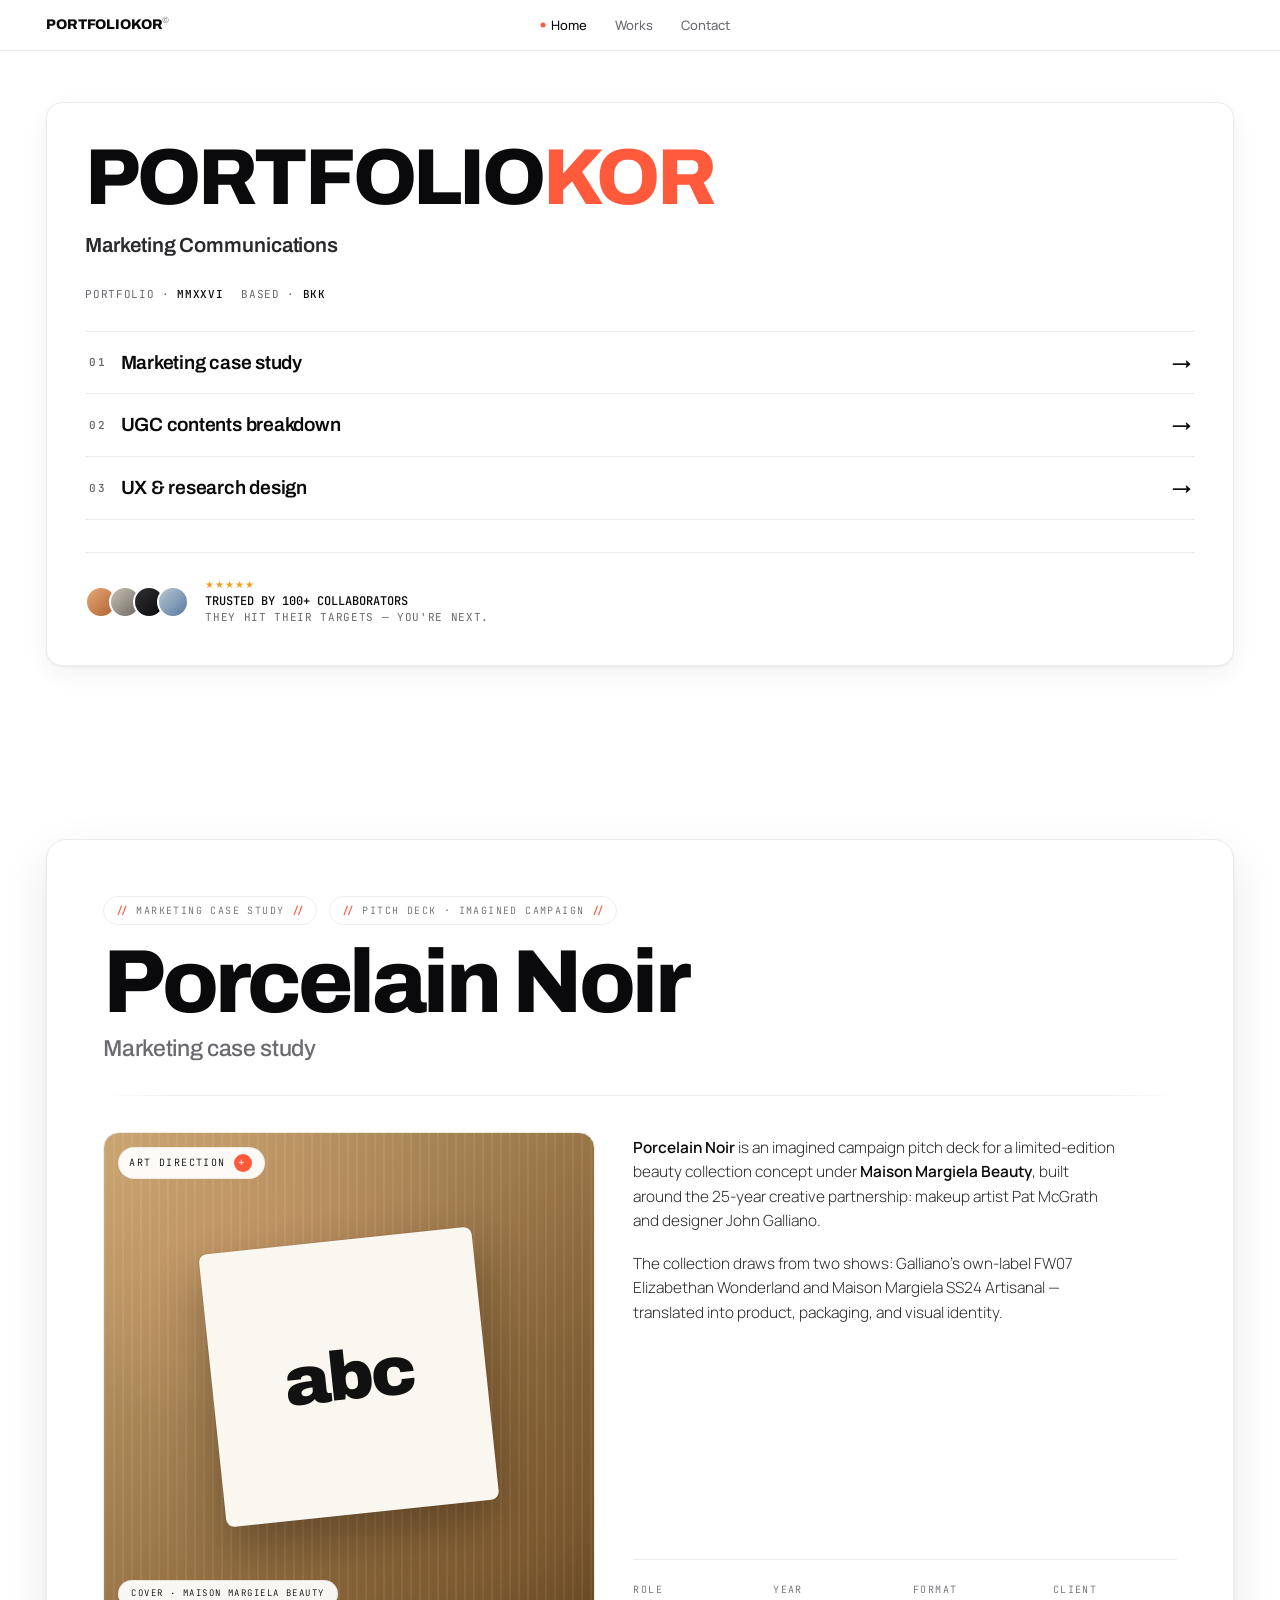
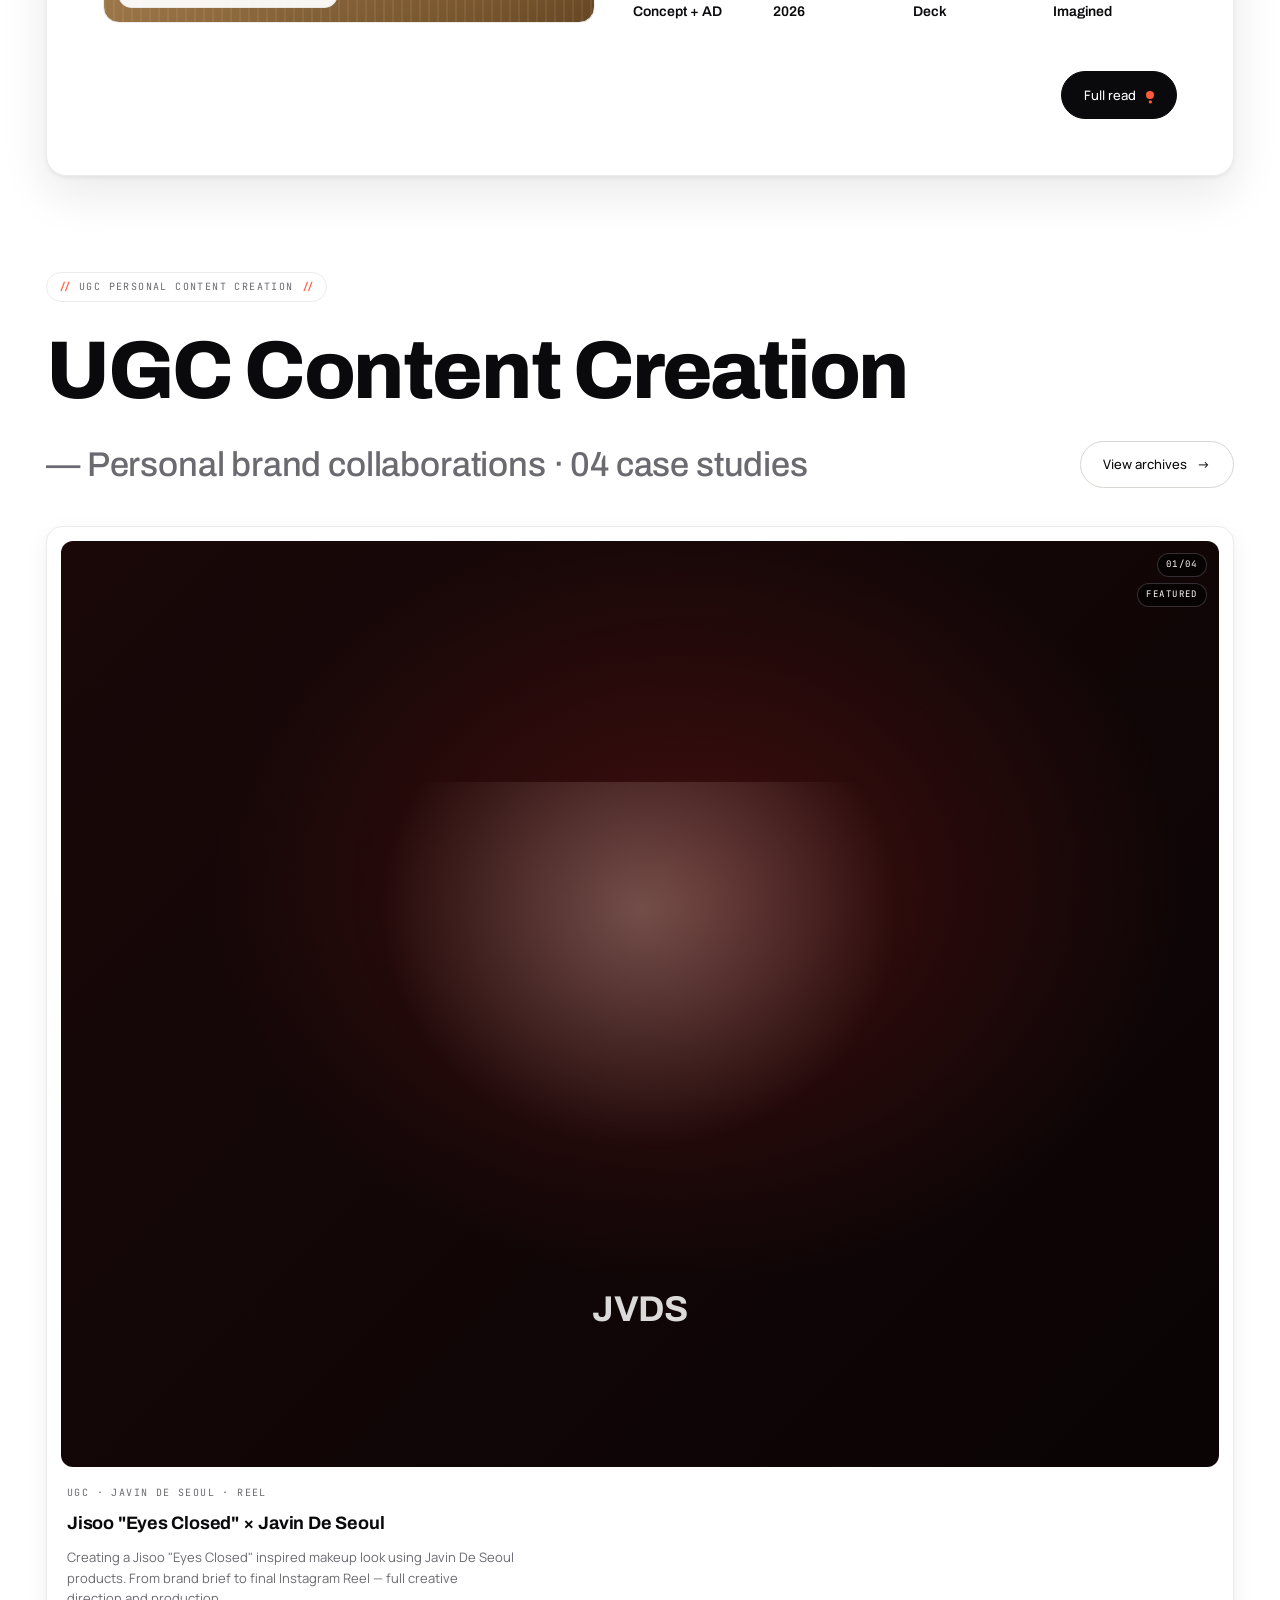
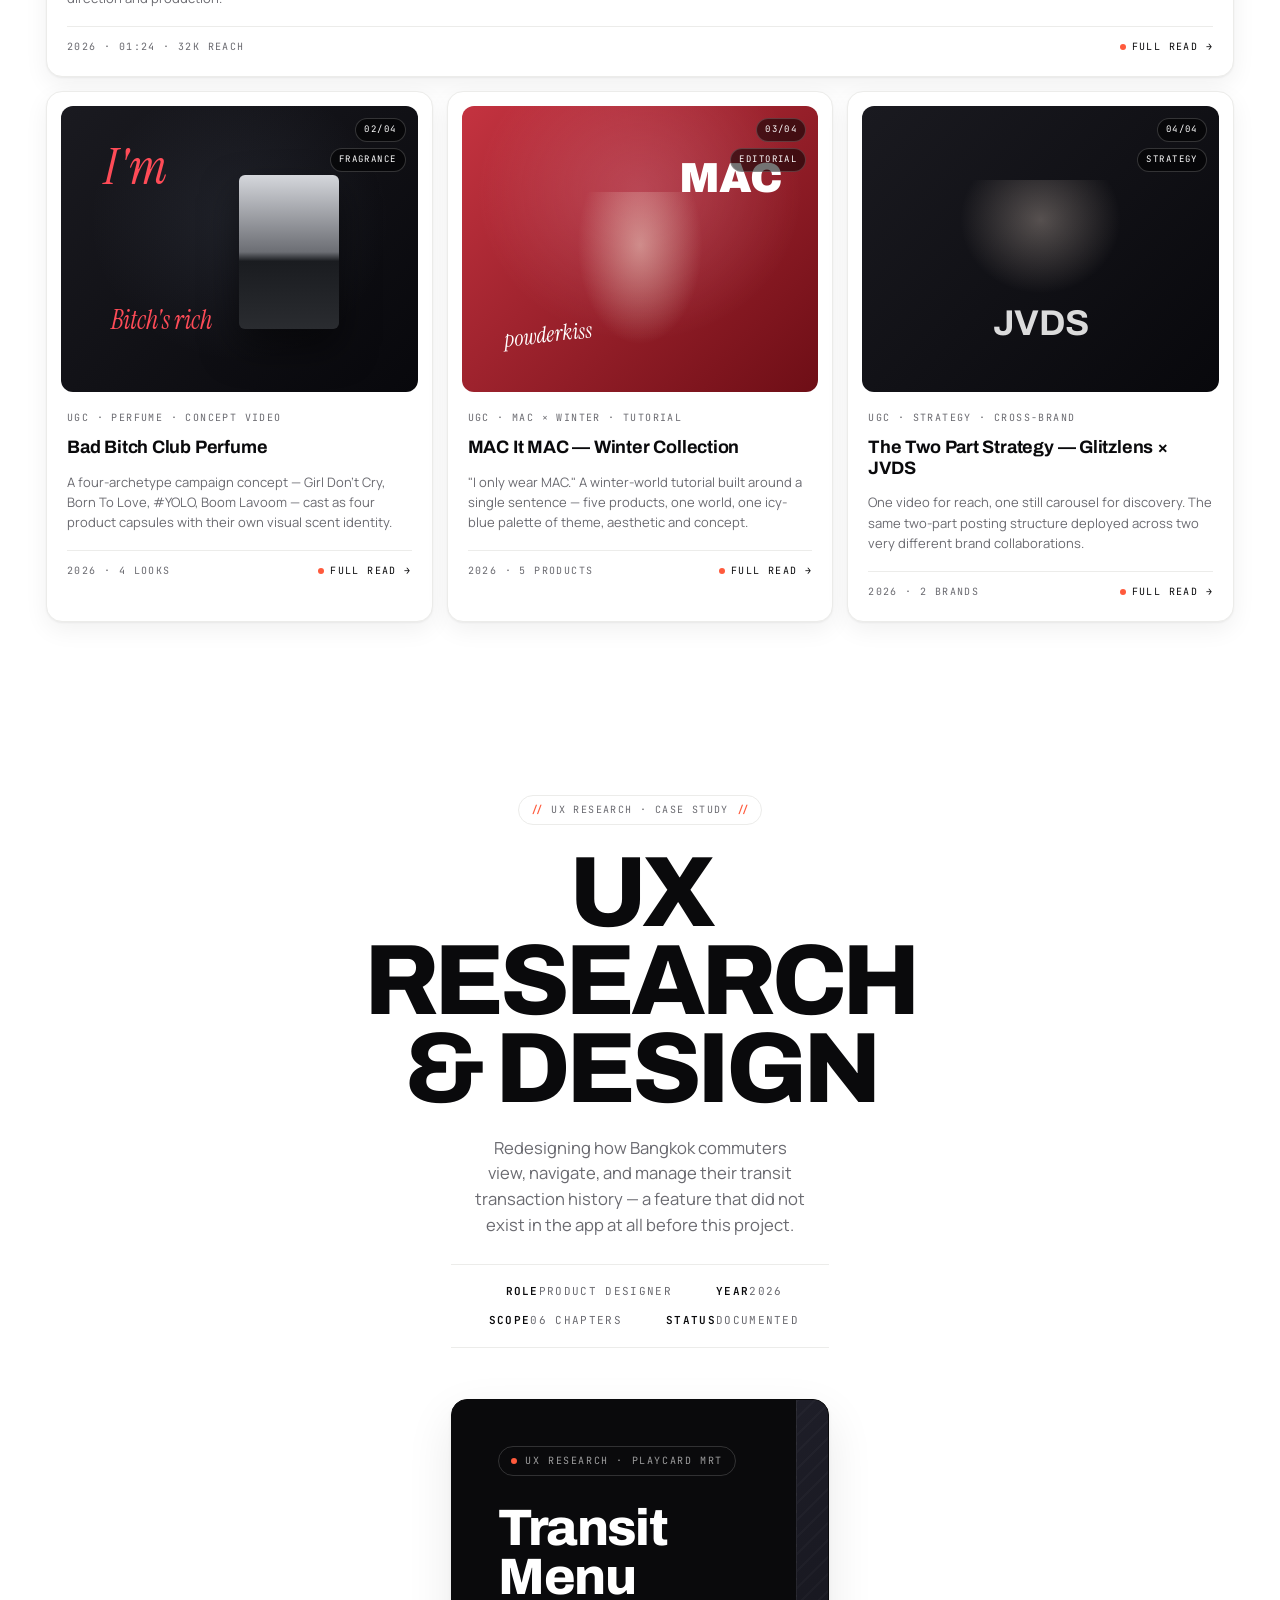
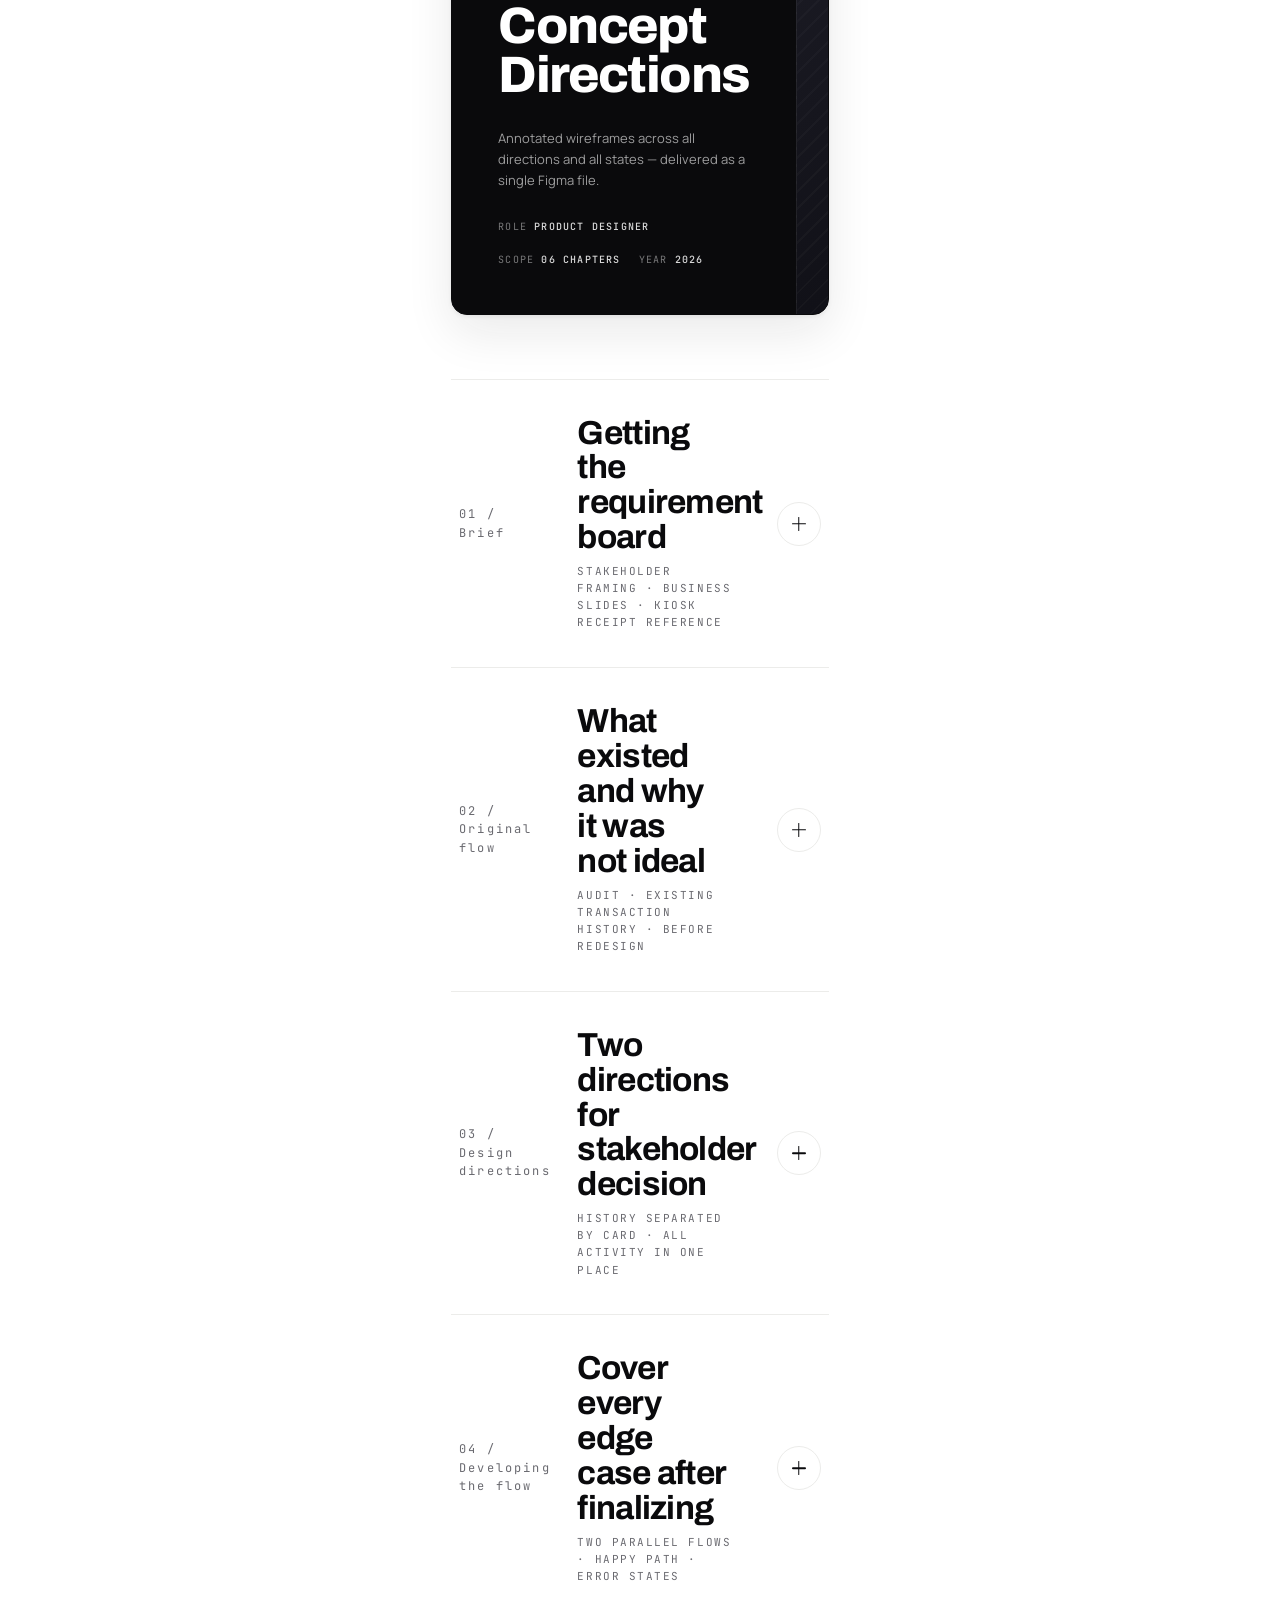
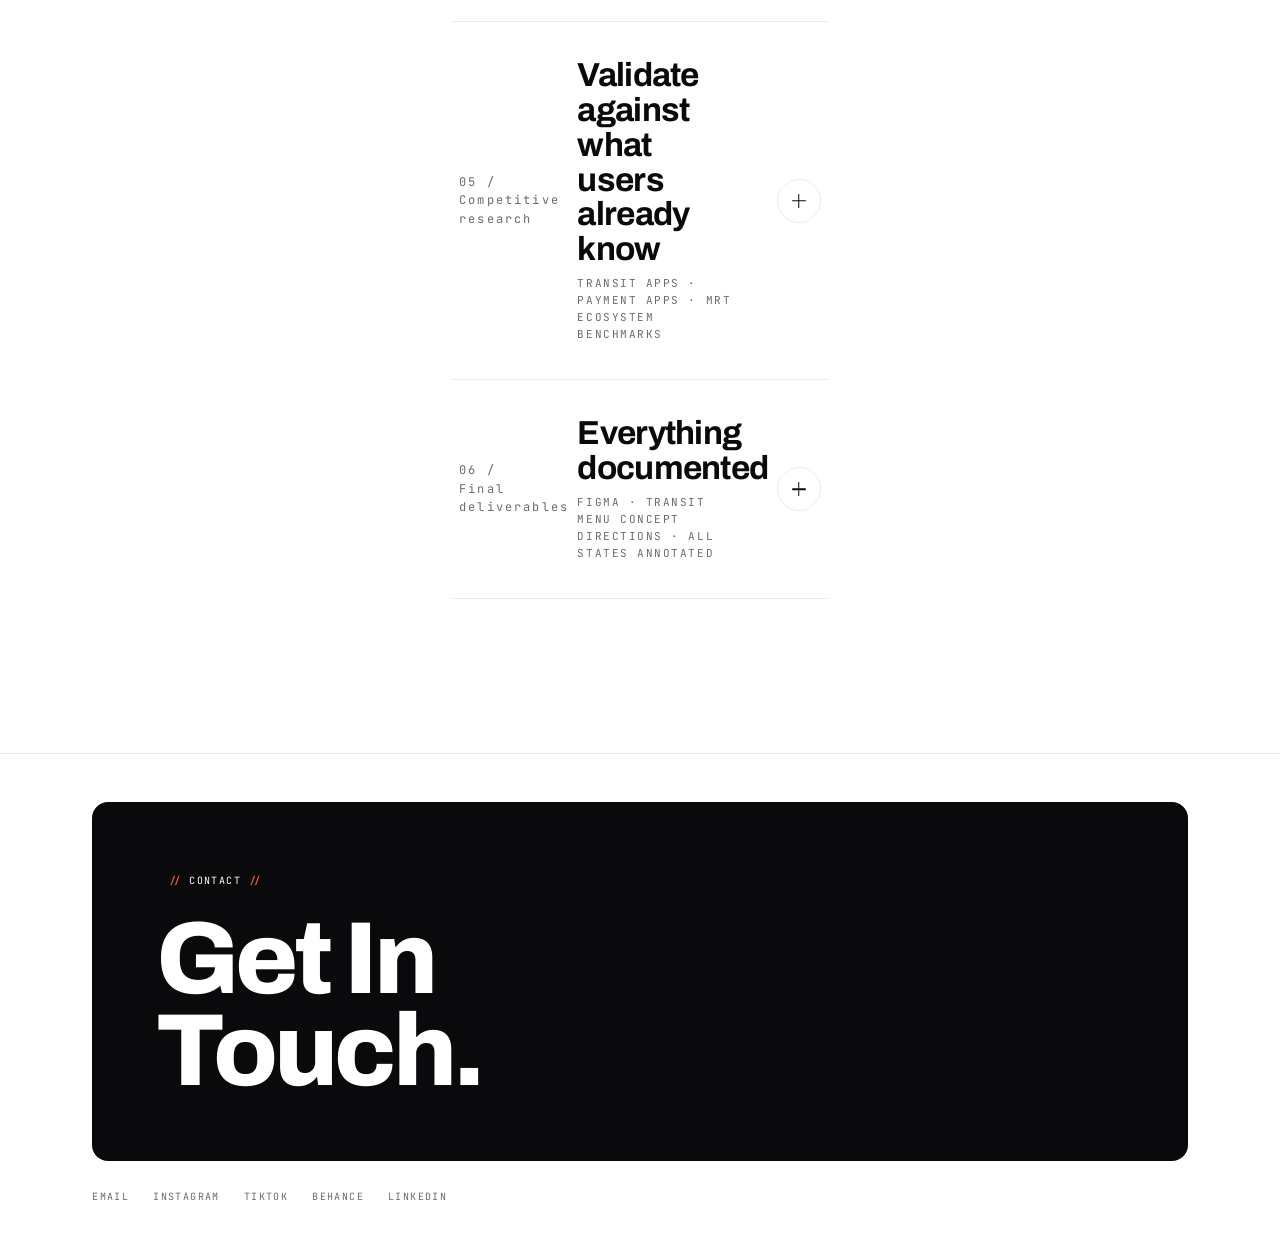
<file: index.html>
<!doctype html>
<html lang="en">
<head>
<meta charset="utf-8">
<meta name="viewport" content="width=device-width, initial-scale=1">
<title>PORTFOLIOKOR · Marketing Communications</title>
<link rel="preconnect" href="https://fonts.googleapis.com">
<link rel="preconnect" href="https://fonts.gstatic.com" crossorigin>
<link href="https://fonts.googleapis.com/css2?family=Archivo:wght@400;500;600;700;800;900&family=Manrope:wght@300;400;500;600;700&family=JetBrains+Mono:wght@400;500;600&family=Instrument+Serif:ital@0;1&display=swap" rel="stylesheet">
<link rel="stylesheet" href="site.css">
<template id="__bundler_thumbnail">
  <svg xmlns="http://www.w3.org/2000/svg" viewBox="0 0 200 200">
    <rect width="200" height="200" fill="#ffffff"/>
    <rect x="60" y="60" width="80" height="80" rx="12" fill="#0a0a0c"/>
    <text x="100" y="118" text-anchor="middle" font-family="Helvetica, Arial, sans-serif" font-weight="900" font-size="38" fill="#ffffff" letter-spacing="-2">PK</text>
    <circle cx="148" cy="68" r="6" fill="#ff5a3c"/>
  </svg>
</template>
<style>
  /* ===== HOME — page local ===== */

  /* Hero ============================================================== */
  .hero{
    padding: clamp(28px, 4vw, 56px) var(--pad-x) clamp(48px, 6vw, 80px);
    max-width: var(--max-w);
    margin: 0 auto;
  }
  .hero-grid{
    display: grid;
    grid-template-columns: 1fr;
    gap: clamp(24px, 3vw, 40px);
    align-items: stretch;
  }

  .hero-left{
    display: flex; flex-direction: column;
    gap: clamp(20px, 2.2vw, 32px);
    background: var(--card);
    border: 1px solid var(--line);
    border-radius: var(--r);
    padding: clamp(24px, 3vw, 40px);
    box-shadow: var(--shadow-1);
  }
  .hero-tags{ display: flex; flex-wrap: wrap; gap: 8px; }
  .hero-tags .tag-slash{ font-size: 10px; }

  .hero-name{
    font-family: var(--f-display);
    font-weight: 800;
    font-size: clamp(44px, 6.2vw, 88px);
    letter-spacing: -0.04em;
    line-height: 0.94;
    margin: 0;
    color: var(--ink);
    text-wrap: balance;
  }
  .hero-name .accent{ color: var(--accent); }
  .hero-role{
    margin-top: 14px;
    font-family: var(--f-display);
    font-weight: 600;
    font-size: clamp(18px, 1.6vw, 22px);
    letter-spacing: -0.005em;
    color: var(--ink-2);
  }

  .hero-meta{
    margin-top: 24px;
    display: flex; flex-wrap: wrap; gap: 18px;
    font-family: var(--f-mono);
    font-size: 11px;
    letter-spacing: 0.06em;
    text-transform: uppercase;
    color: var(--muted);
  }
  .hero-meta span b{ color: var(--ink); font-weight: 500; }

  .hero-cta-row{
    margin-top: 28px;
    display: flex; gap: 10px; flex-wrap: wrap;
    align-items: center;
  }

  /* Hero jump-links to work sections */
  .hero-jump{
    margin-top: 28px;
    display: flex; flex-direction: column;
    border-top: 1px solid var(--line);
  }
  .hero-jump a{
    display: flex; align-items: center; gap: 14px;
    padding: 16px 4px;
    border-bottom: 1px solid var(--line);
    font-family: var(--f-display);
    font-weight: 600;
    font-size: clamp(16px, 1.5vw, 20px);
    letter-spacing: -0.012em;
    color: var(--ink);
    transition: padding-left .25s ease, color .2s ease;
  }
  .hero-jump a:hover{ padding-left: 14px; color: var(--accent); }
  .hero-jump a .hj-n{
    font-family: var(--f-mono);
    font-size: 11px;
    letter-spacing: 0.14em;
    color: var(--muted);
    transition: color .2s ease;
  }
  .hero-jump a:hover .hj-n{ color: var(--accent); }
  .hero-jump a .arr{
    margin-left: auto;
    transition: transform .25s ease;
  }
  .hero-jump a:hover .arr{ transform: translateX(4px); }

  .trusted{
    margin-top: 4px;
    padding-top: 24px;
    border-top: 1px solid var(--line);
    display: flex; align-items: center; gap: 16px;
  }
  .trust-avatars{ display: flex; }
  .trust-avatars i{
    width: 32px; height: 32px;
    border-radius: 50%;
    border: 2px solid var(--card);
    margin-left: -8px;
    background: var(--canvas);
    display: block;
  }
  .trust-avatars i:nth-child(1){ background: linear-gradient(135deg, #e8a978, #b06030); margin-left: 0; }
  .trust-avatars i:nth-child(2){ background: linear-gradient(135deg, #c8c4b8, #6a6660); }
  .trust-avatars i:nth-child(3){ background: linear-gradient(135deg, #303034, #0a0a0c); }
  .trust-avatars i:nth-child(4){ background: linear-gradient(135deg, #b8c8d4, #5878a0); }

  .trust-meta{
    font-family: var(--f-mono);
    font-size: 11px;
    letter-spacing: 0.06em;
    text-transform: uppercase;
    color: var(--muted);
    line-height: 1.45;
  }
  .trust-meta b{ color: var(--ink); display: block; font-weight: 500; font-size: 12px; letter-spacing: 0; }
  .trust-meta .stars{ color: #f0a020; letter-spacing: 1px; font-size: 10px; }

  /* Right bento --- 6 cells */
  .hero-right{
    display: grid;
    grid-template-columns: 1fr 1fr;
    grid-template-rows: 1.3fr 1fr 1fr;
    gap: 14px;
    min-height: 540px;
  }
  @media (max-width: 980px){
    .hero-right{
      grid-template-columns: 1fr 1fr;
      grid-template-rows: 220px 220px 220px;
    }
  }
  .hero-right .cell{
    border-radius: var(--r);
    overflow: hidden;
    position: relative;
    border: 1px solid var(--line);
    box-shadow: var(--shadow-1);
  }
  .hero-right .cell-1{ grid-column: 1 / 3; }
  /* the rest fill the 2x2 grid below */

  /* CTA "+" round button */
  .cta-plus{
    display: inline-flex; align-items: center; gap: 0;
    background: var(--dark);
    color: #fff;
    padding: 4px 4px 4px 18px;
    border-radius: 999px;
    font-family: var(--f-body); font-weight: 500; font-size: 13px;
  }
  .cta-plus .plus{
    width: 32px; height: 32px;
    border-radius: 50%;
    background: var(--accent);
    color: #fff;
    display: grid; place-items: center;
    margin-left: 14px;
    font-size: 16px; line-height: 1;
  }

  /* ============================================================
     MARKETING CASE STUDY ("Porcelain Noir") — asymmetric
     ============================================================ */
  .pn-grid{
    display: grid;
    grid-template-columns: 0.85fr 1.15fr;
    gap: clamp(24px, 4vw, 60px);
    align-items: start;
  }
  @media (max-width: 880px){ .pn-grid{ grid-template-columns: 1fr; } }
  .pn-left{ display: flex; flex-direction: column; gap: 18px; padding-top: 8px; }
  .pn-card{
    background: var(--card);
    border: 1px solid var(--line);
    border-radius: var(--r);
    padding: 22px;
    box-shadow: var(--shadow-1);
    display: grid;
    grid-template-columns: 280px 1fr;
    gap: 26px;
    align-items: stretch;
  }
  @media (max-width: 720px){ .pn-card{ grid-template-columns: 1fr; } }
  .pn-img{
    aspect-ratio: 1/1;
    border-radius: var(--r-sm);
    overflow: hidden;
    position: relative;
    background:
      radial-gradient(80% 60% at 30% 25%, rgba(232,170,120,0.25), transparent 60%),
      radial-gradient(80% 60% at 80% 80%, rgba(190,130,70,0.18), transparent 60%),
      linear-gradient(135deg, #c9a572 0%, #8f6b3f 60%, #5e4222 100%);
  }
  .pn-img::before{
    content:"";
    position: absolute; inset: 0;
    background: repeating-linear-gradient(90deg, rgba(255,200,120,0.10) 0 2px, transparent 2px 9px);
    mix-blend-mode: screen; opacity: .8;
  }
  .pn-img .marker{
    position: absolute; top: 14px; left: 14px;
    padding: 5px 10px;
    background: rgba(255,255,255,0.92);
    border-radius: 999px;
    border: 1px solid rgba(0,0,0,0.06);
    font-family: var(--f-mono);
    font-size: 10px;
    letter-spacing: 0.14em;
    text-transform: uppercase;
    color: var(--ink);
    display: inline-flex; align-items: center; gap: 8px;
  }
  .pn-img .marker .plus{
    width: 16px; height: 16px;
    border-radius: 50%;
    background: var(--accent);
    color: #fff;
    display: grid; place-items: center;
    font-size: 10px; line-height: 1;
  }
  .pn-img .abc{
    position: absolute; top: 50%; left: 50%;
    transform: translate(-50%, -50%) rotate(-6deg);
    background: #faf7f1;
    color: #111;
    width: 60%; aspect-ratio: 1/1;
    display: grid; place-items: center;
    font-family: var(--f-display);
    font-weight: 900;
    font-size: clamp(40px, 5vw, 72px);
    letter-spacing: -0.04em;
    box-shadow: 0 24px 50px rgba(0,0,0,0.25), 0 0 0 1px rgba(0,0,0,0.04);
    border-radius: 6px;
  }
  .pn-copy{ display: flex; flex-direction: column; gap: 14px; padding: 6px 4px; }
  .pn-copy p{
    font-family: var(--f-body);
    font-size: 15px;
    line-height: 1.55;
    color: var(--ink-2);
    margin: 0;
    max-width: 52ch;
  }
  .pn-copy strong{ color: var(--ink); font-weight: 600; }
  .pn-meta-row{
    display: grid; grid-template-columns: repeat(3, 1fr) auto;
    gap: 18px;
    padding-top: 18px;
    border-top: 1px solid var(--line);
    margin-top: 6px;
    font-family: var(--f-mono); font-size: 10px;
    letter-spacing: 0.14em; text-transform: uppercase;
    color: var(--muted);
  }
  .pn-meta-row b{ color: var(--ink); font-weight: 500; display: block; margin-top: 4px; }
  .pn-meta-row .read-link{
    align-self: end;
    font-family: var(--f-body); font-size: 13px; letter-spacing: 0;
    text-transform: none; color: var(--ink);
    text-decoration: none;
    padding-bottom: 2px;
    border-bottom: 1px solid var(--ink);
  }

  /* ============================================================
     UGC SECTION — bento (feature + 3 cards)
     ============================================================ */
  .ugc-head{
    display: grid;
    grid-template-columns: 1fr auto;
    align-items: end;
    gap: 24px;
    margin-bottom: 22px;
  }
  .ugc-feat{
    position: relative;
    height: clamp(360px, 46vw, 560px);
    border-radius: var(--r);
    overflow: hidden;
    border: 1px solid var(--line);
    box-shadow: var(--shadow-1);
    background:
      radial-gradient(70% 100% at 30% 50%, rgba(220,30,30,0.45), transparent 60%),
      linear-gradient(135deg, #2a0c0c 0%, #420e0e 35%, #150505 100%);
    color: #fff;
  }
  .ugc-feat .feat-stage{
    position: absolute; left: 0; right: 0; bottom: 0; height: 38%;
    background: linear-gradient(180deg, rgba(180,0,0,0) 0%, rgba(220,30,30,0.65) 100%);
  }
  .ugc-feat .feat-figure{
    position: absolute; right: 6%; bottom: 0; width: 36%; height: 92%;
    background:
      radial-gradient(60% 90% at 50% 30%, rgba(245,230,220,0.45), transparent 70%),
      radial-gradient(50% 70% at 50% 70%, rgba(20,15,15,0.55), transparent 70%);
  }
  .ugc-feat .feat-mini{
    position: absolute; bottom: 8%; left: 8%; width: 38%; height: 18%;
    display: grid; grid-template-columns: repeat(5, 1fr); gap: 8px;
  }
  .ugc-feat .feat-mini > i{
    background: linear-gradient(180deg, #d8d3cc 0%, #6a625a 100%);
    border: 1px solid rgba(0,0,0,0.4);
    border-radius: 4px;
    display: block;
  }
  .ugc-feat .feat-mini > i:nth-child(2){ background: linear-gradient(180deg, #211814, #0a0605); }
  .ugc-feat .feat-mini > i:nth-child(3){ background: linear-gradient(180deg, #efeae3, #7c7269); }
  .ugc-feat .feat-title{
    position: absolute; left: 6%; top: 18%;
    font-family: var(--f-display);
    font-weight: 800;
    line-height: 0.9;
    letter-spacing: -0.03em;
    font-size: clamp(40px, 6.6vw, 104px);
    margin: 0;
    color: #fff;
    text-shadow: 0 4px 30px rgba(0,0,0,0.5);
  }
  .ugc-feat .feat-sub{
    position: absolute; left: 6%; top: calc(18% + 4.5em);
    font-family: var(--f-edit);
    font-style: italic;
    font-size: clamp(18px, 1.6vw, 28px);
    color: rgba(255,255,255,0.92);
  }
  .ugc-feat .feat-corner{
    position: absolute; top: 16px; right: 16px;
    display: flex; gap: 8px;
  }
  .ugc-feat .feat-corner span{
    padding: 5px 10px;
    background: rgba(255,255,255,0.16);
    backdrop-filter: blur(8px);
    border: 1px solid rgba(255,255,255,0.18);
    border-radius: 999px;
    font-family: var(--f-mono);
    font-size: 10px;
    letter-spacing: 0.14em;
    text-transform: uppercase;
    color: #fff;
  }
  .ugc-feat .feat-bottom-meta{
    position: absolute; left: 18px; bottom: 18px;
    font-family: var(--f-mono);
    font-size: 10px;
    letter-spacing: 0.16em;
    text-transform: uppercase;
    color: rgba(255,255,255,0.85);
    padding: 5px 10px;
    background: rgba(255,255,255,0.16);
    backdrop-filter: blur(8px);
    border: 1px solid rgba(255,255,255,0.18);
    border-radius: 999px;
  }

  .ugc-feat-foot{
    margin-top: 22px;
    display: grid;
    grid-template-columns: 1.4fr auto auto;
    gap: 24px;
    align-items: center;
  }
  @media (max-width: 760px){ .ugc-feat-foot{ grid-template-columns: 1fr; } }
  .ugc-feat-foot .h{
    font-family: var(--f-display); font-weight: 700;
    font-size: clamp(22px, 2.4vw, 30px); letter-spacing: -0.018em;
    line-height: 1.1; margin: 0; color: var(--ink);
  }
  .ugc-feat-foot .p{
    margin: 8px 0 0;
    font-family: var(--f-body);
    font-size: 14px;
    line-height: 1.55;
    color: var(--muted);
    max-width: 60ch;
  }

  /* 3 case study cards row */
  .ugc-grid{
    display: grid;
    grid-template-columns: repeat(3, 1fr);
    gap: var(--gap);
    margin-top: var(--gap);
  }
  .ugc-grid.four{
    grid-template-columns: repeat(4, 1fr);
  }
  @media (max-width: 1100px){
    .ugc-grid.four{ grid-template-columns: repeat(2, 1fr); }
  }
  @media (max-width: 880px){ .ugc-grid{ grid-template-columns: 1fr; } }

  /* Featured wide card on top */
  .ugc-card-wide{
    display: grid;
    grid-template-columns: 0.72fr 1fr;
    gap: 0;
    margin-top: clamp(24px, 3vw, 40px);
    overflow: hidden;
    background: var(--card);
    border: 1px solid var(--line);
    border-radius: var(--r);
    box-shadow: var(--shadow-1);
    transition: transform 160ms ease, box-shadow 160ms ease;
  }
  .ugc-card-wide:hover{ transform: translateY(-2px); box-shadow: var(--shadow-2); }
  .ugc-card-wide .ugc-cover{
    position: relative;
    aspect-ratio: auto;
    min-height: 240px;
    margin: 14px 0 14px 14px;
    border-radius: var(--r-sm);
    overflow: hidden;
  }
  .ugc-card-wide .ugc-body{
    padding: clamp(24px, 3vw, 40px) clamp(24px, 3vw, 40px) clamp(20px, 2.4vw, 32px);
    display: flex; flex-direction: column; gap: 12px;
    justify-content: center;
  }
  .ugc-card-wide .ugc-body .title{
    font-size: clamp(22px, 2.4vw, 32px);
    line-height: 1.1;
  }
  .ugc-card-wide .ugc-body .desc{
    font-size: 14px;
    max-width: 56ch;
  }
  @media (max-width: 880px){
    .ugc-card-wide{ grid-template-columns: 1fr; }
    .ugc-card-wide .ugc-cover{
      margin: 14px 14px 0;
      aspect-ratio: 5/4; min-height: 0;
    }
  }
  .ugc-card{
    display: flex; flex-direction: column;
    background: var(--card);
    border: 1px solid var(--line);
    border-radius: var(--r);
    box-shadow: var(--shadow-1);
    overflow: hidden;
    transition: transform 160ms ease, box-shadow 160ms ease;
  }
  .ugc-card:hover{ transform: translateY(-2px); box-shadow: var(--shadow-2); }
  .ugc-card .ugc-cover{
    position: relative;
    aspect-ratio: 5/4;
    overflow: hidden;
    margin: 14px 14px 0;
    border-radius: var(--r-sm);
  }
  .ugc-cover .cv-meta{
    position: absolute; top: 12px; right: 12px;
    display: flex; flex-direction: column; gap: 6px; align-items: flex-end;
    z-index: 2;
  }
  .ugc-cover .cv-meta span{
    font-family: var(--f-mono); font-size: 9px;
    letter-spacing: 0.16em; text-transform: uppercase;
    padding: 4px 8px;
    background: rgba(255,255,255,0.92);
    border: 1px solid rgba(0,0,0,0.06);
    border-radius: 999px;
    color: var(--ink);
  }
  .ugc-cover.dark .cv-meta span{
    background: rgba(0,0,0,0.55);
    color: #fff;
    border-color: rgba(255,255,255,0.18);
  }
  .ugc-card .ugc-body{
    padding: 18px 20px 22px;
    display: flex; flex-direction: column; gap: 10px;
  }
  .ugc-card .ugc-body .tag{
    font-family: var(--f-mono);
    font-size: 10px;
    letter-spacing: 0.14em;
    text-transform: uppercase;
    color: var(--muted);
  }
  .ugc-card .ugc-body .title{
    font-family: var(--f-display);
    font-weight: 700;
    font-size: 18px;
    letter-spacing: -0.012em;
    color: var(--ink);
    margin: 2px 0 4px;
    line-height: 1.15;
  }
  .ugc-card .ugc-body .desc{
    font-family: var(--f-body);
    font-size: 13px;
    line-height: 1.55;
    color: var(--muted);
    margin: 0;
  }
  .ugc-card .ugc-body .row{
    display: flex; justify-content: space-between; align-items: center;
    margin-top: 8px;
    padding-top: 12px;
    border-top: 1px solid var(--line);
    font-family: var(--f-mono);
    font-size: 10px;
    letter-spacing: 0.14em;
    text-transform: uppercase;
    color: var(--muted);
  }
  .ugc-card .ugc-body .row .read{
    color: var(--ink);
    display: inline-flex; align-items: center; gap: 6px;
  }
  .ugc-card .ugc-body .row .read .dot-r{
    width: 6px; height: 6px; border-radius: 50%;
    background: var(--accent);
    display: inline-block;
  }

  /* Cover styles */
  .cover-bbc{
    background:
      radial-gradient(60% 70% at 50% 40%, rgba(150,170,200,0.10), transparent 70%),
      linear-gradient(135deg, #1a1a20 0%, #08080c 100%);
  }
  .cover-bbc::after{
    content:"I'm";
    position: absolute; top: 12%; left: 12%;
    font-family: var(--f-edit); font-style: italic;
    font-size: clamp(36px, 4vw, 56px);
    color: oklch(0.68 0.22 22);
    z-index: 1;
    line-height: 1;
  }
  .cover-bbc .smudge2{
    position: absolute; bottom: 18%; left: 14%;
    font-family: var(--f-edit); font-style: italic;
    font-size: 26px;
    color: oklch(0.68 0.22 22);
    z-index: 1;
  }
  .cover-bbc .bottle{
    position: absolute; right: 22%; top: 24%; bottom: 22%;
    width: 28%;
    background: linear-gradient(180deg, #d5d7dc 0%, #6c6e74 50%, #1a1c20 56%, #2a2c30 100%);
    border-radius: 6px;
    box-shadow: 0 18px 36px rgba(0,0,0,0.5);
  }

  .cover-mac{
    background:
      radial-gradient(70% 80% at 50% 30%, rgba(240,150,170,0.30), transparent 65%),
      linear-gradient(135deg, #c43340, #6e0e16);
  }
  .cover-mac::after{
    content:"MAC";
    position: absolute; top: 14%; right: 10%;
    font-family: var(--f-display); font-weight: 900;
    font-size: clamp(28px, 3.4vw, 42px);
    color: #fff;
    letter-spacing: -0.02em;
    z-index: 1;
  }
  .cover-mac .smudge{
    position: absolute; bottom: 14%; left: 12%;
    font-family: var(--f-edit); font-style: italic;
    font-size: 22px;
    color: #fff;
    transform: rotate(-6deg);
    z-index: 1;
  }
  .cover-mac .face{
    position: absolute; left: 25%; right: 25%; top: 30%; bottom: 8%;
    background: radial-gradient(50% 80% at 50% 30%, rgba(245,225,210,0.5), transparent 70%);
  }

  .cover-jvds{
    background:
      radial-gradient(70% 70% at 55% 38%, rgba(200,40,40,0.25), transparent 60%),
      linear-gradient(135deg, #1a0808, #0a0405);
  }
  .cover-jvds::after{
    content:"JVDS";
    position: absolute; bottom: 14%; left: 50%;
    transform: translateX(-50%);
    font-family: var(--f-display); font-weight: 700;
    font-size: clamp(24px, 2.8vw, 36px);
    color: rgba(255,255,255,0.85);
    letter-spacing: -0.01em;
    z-index: 1;
  }
  .cover-jvds .glyph{
    position: absolute; left: 18%; right: 18%; top: 26%; bottom: 28%;
    background: radial-gradient(50% 80% at 50% 30%, rgba(245,225,210,0.30), transparent 70%);
  }

  /* ============================================================
     UX RESEARCH section
     ============================================================ */
  .ux-card{
    margin-top: 18px;
    border-radius: var(--r);
    overflow: hidden;
    border: 1px solid var(--line);
    box-shadow: var(--shadow-1);
    aspect-ratio: 16/6;
    position: relative;
    background:
      radial-gradient(70% 70% at 30% 25%, rgba(232,180,140,0.22), transparent 60%),
      radial-gradient(60% 60% at 80% 80%, rgba(160,150,130,0.15), transparent 60%),
      linear-gradient(160deg, #f1ece1 0%, #d8d0bf 100%);
  }
  .ux-card .ux-circle{
    position: absolute; left: 50%; top: 48%;
    transform: translate(-50%, -50%);
    width: 64px; height: 64px;
    border-radius: 50%;
    background:
      radial-gradient(circle at 35% 30%, #ffffff 0%, #c0c0c5 50%, #6d6f74 100%);
    box-shadow:
      inset 0 2px 4px rgba(255,255,255,0.7),
      0 8px 28px rgba(0,0,0,0.22);
  }
  .ux-card .ux-bottom{
    position: absolute; bottom: 16px; left: 0; right: 0;
    text-align: center;
    font-family: var(--f-mono);
    font-size: 10px;
    letter-spacing: 0.14em;
    text-transform: uppercase;
    color: var(--muted);
  }
  .ux-card .ux-bottom .lum{ font-size: 10px; color: rgba(0,0,0,0.5); }
  .ux-card .ux-bottom .title{
    margin-top: 4px;
    font-family: var(--f-display);
    font-size: 22px; font-weight: 600;
    color: rgba(0,0,0,0.85);
    letter-spacing: -0.01em;
    text-transform: none;
  }
  .ux-card .ux-corner{
    position: absolute; top: 14px; left: 14px;
    padding: 5px 10px;
    background: rgba(255,255,255,0.85);
    border: 1px solid rgba(0,0,0,0.06);
    border-radius: 999px;
    font-family: var(--f-mono); font-size: 10px;
    letter-spacing: 0.16em; text-transform: uppercase;
    color: var(--ink);
  }
  .ux-card .ux-corner-r{
    position: absolute; top: 14px; right: 14px;
    padding: 5px 10px;
    background: rgba(0,0,0,0.85);
    color: #fff;
    border-radius: 999px;
    font-family: var(--f-mono); font-size: 10px;
    letter-spacing: 0.16em; text-transform: uppercase;
  }

  /* checklist as bento grid */
  .ux-grid{
    margin-top: 14px;
    display: grid;
    grid-template-columns: repeat(5, 1fr);
    gap: var(--gap);
  }
  @media (max-width: 1100px){ .ux-grid{ grid-template-columns: repeat(3, 1fr); } }
  @media (max-width: 720px){ .ux-grid{ grid-template-columns: 1fr 1fr; } }

  .ux-box{
    background: var(--card);
    border: 1px solid var(--line);
    border-radius: var(--r);
    padding: 22px 20px 22px;
    box-shadow: var(--shadow-1);
    display: flex; flex-direction: column; gap: 12px;
    min-height: 220px;
  }
  .ux-box .ico{
    width: 32px; height: 32px;
    display: grid; place-items: center;
    border-radius: 8px;
    background: var(--canvas);
    border: 1px solid var(--line);
    color: var(--ink);
  }
  .ux-box .ico svg{ width: 16px; height: 16px; }
  .ux-box .h{
    font-family: var(--f-display);
    font-weight: 700;
    font-size: 15px;
    letter-spacing: -0.005em;
    color: var(--ink);
    margin: 6px 0 2px;
    line-height: 1.2;
  }
  .ux-box .p{
    font-family: var(--f-body);
    font-size: 12.5px;
    line-height: 1.55;
    color: var(--muted);
    margin: 0;
  }
  .ux-box .num{
    margin-top: auto;
    font-family: var(--f-mono);
    font-size: 9px;
    letter-spacing: 0.18em;
    text-transform: uppercase;
    color: var(--muted-2);
  }

  /* Section header with asym layout */
  .sec-asym{
    display: grid;
    grid-template-columns: 0.85fr 1.15fr;
    gap: clamp(28px, 5vw, 80px);
    align-items: start;
  }
  @media (max-width: 880px){ .sec-asym{ grid-template-columns: 1fr; } }
  .sec-asym .left{ display: flex; flex-direction: column; gap: 16px; padding-top: 8px; }
  .sec-asym .left .sub{ color: var(--muted); font-size: 14.5px; line-height: 1.55; max-width: 36ch; }
  .sec-asym .left .more{
    margin-top: 8px;
    display: inline-flex; gap: 8px; align-items: center;
    font-family: var(--f-mono);
    font-size: 11px;
    letter-spacing: 0.12em;
    text-transform: uppercase;
    color: var(--ink);
  }
  .sec-asym .left .more::after{
    content: "→";
  }

  /* ============================================================
     UX RESEARCH — Editorial accordion case study
     ============================================================ */
  .ux-section{
    padding-top: clamp(40px, 6vw, 96px);
  }

  /* Header — centered editorial intro */
  .ux-header{
    max-width: 920px;
    margin: 0 auto;
    text-align: center;
    display: flex;
    flex-direction: column;
    gap: 18px;
    align-items: center;
  }
  .ux-header .tag-slash{ align-self: center; }
  .ux-title{
    font-family: var(--f-display);
    font-weight: 800;
    font-size: clamp(56px, 9.4vw, 156px);
    letter-spacing: -0.045em;
    line-height: 0.88;
    margin: 6px 0 0;
    color: var(--ink);
    text-transform: uppercase;
  }
  .ux-deck{
    font-family: var(--f-body);
    font-size: clamp(15px, 1.3vw, 18px);
    line-height: 1.55;
    color: var(--muted);
    max-width: 64ch;
    margin: 4px auto 0;
    text-wrap: balance;
  }
  .ux-meta-row{
    margin-top: 8px;
    display: flex;
    flex-wrap: wrap;
    justify-content: center;
    column-gap: 36px; row-gap: 12px;
    padding: 18px 24px;
    border-top: 1px solid var(--line);
    border-bottom: 1px solid var(--line);
    width: 100%;
    max-width: 760px;
    font-family: var(--f-mono);
    font-size: 11px;
    letter-spacing: 0.12em;
    text-transform: uppercase;
    color: var(--muted);
  }
  .ux-meta-row b{
    color: var(--ink);
    font-weight: 600;
    margin-left: 8px;
  }

  /* Hero visual — directly below title */
  .ux-hero-visual{
    margin: clamp(32px, 4vw, 52px) auto 0;
    width: 100%;
    position: relative;
    border-radius: var(--r);
    overflow: hidden;
    background: var(--dark);
    color: #fff;
    box-shadow: var(--shadow-2);
    border: 1px solid var(--dark);
    display: grid;
    grid-template-columns: 1fr auto;
    gap: 0;
    align-items: stretch;
  }
  @media (max-width: 760px){ .ux-hero-visual{ grid-template-columns: 1fr; } }
  .ux-hero-visual .hv-body{
    padding: clamp(28px, 3.6vw, 52px);
    display: flex; flex-direction: column;
    justify-content: space-between;
    gap: 28px;
    min-height: 260px;
  }
  .ux-hero-visual .hv-tag{
    display: inline-flex; align-items: center; gap: 8px;
    font-family: var(--f-mono); font-size: 10px;
    letter-spacing: 0.16em; text-transform: uppercase;
    color: rgba(255,255,255,0.6);
    padding: 6px 12px;
    border: 1px solid rgba(255,255,255,0.16);
    border-radius: 999px;
    width: max-content;
  }
  .ux-hero-visual .hv-tag .dot{
    width: 6px; height: 6px; border-radius: 50%;
    background: var(--accent);
  }
  .ux-hero-visual .hv-title{
    font-family: var(--f-display); font-weight: 800;
    font-size: clamp(28px, 4vw, 56px);
    letter-spacing: -0.03em; line-height: 0.96;
    color: #fff; margin: 0;
    text-wrap: balance;
  }
  .ux-hero-visual .hv-desc{
    font-family: var(--f-body); font-size: clamp(13px, 1vw, 15px);
    line-height: 1.6; color: rgba(255,255,255,0.6);
    margin: 0; max-width: 52ch;
  }
  .ux-hero-visual .hv-meta{
    display: flex; flex-wrap: wrap; gap: 18px;
    font-family: var(--f-mono); font-size: 10px;
    letter-spacing: 0.12em; text-transform: uppercase;
    color: rgba(255,255,255,0.45);
  }
  .ux-hero-visual .hv-meta b{ color: rgba(255,255,255,0.85); font-weight: 500; }
  .ux-hero-visual .hv-side{
    width: clamp(200px, 26vw, 340px);
    background:
      repeating-linear-gradient(135deg,
        rgba(255,255,255,0.025) 0 2px,
        rgba(255,255,255,0) 2px 12px
      ),
      linear-gradient(160deg, #1e1e28 0%, #0e0e14 100%);
    border-left: 1px solid rgba(255,255,255,0.07);
    display: flex; flex-direction: column;
    justify-content: center; align-items: center;
    gap: 12px;
    padding: 28px;
  }
  @media (max-width: 760px){ .ux-hero-visual .hv-side{ display: none; } }
  .ux-hero-visual .hv-side .sc{
    width: 72px; aspect-ratio: 9/16;
    border-radius: 10px;
    background: var(--card);
    border: 1px solid rgba(255,255,255,0.08);
    position: relative; overflow: hidden;
    box-shadow: 0 8px 24px rgba(0,0,0,0.5);
  }
  .ux-hero-visual .hv-side .sc .row{
    position: absolute; left: 10%; right: 10%;
    height: 4px; border-radius: 2px;
    background: linear-gradient(90deg, #eae2d4, #c8baa2);
  }
  .ux-hero-visual .hv-side .sc .row.t{ top: 16%; width: 55%; background: #1a1a20; }
  .ux-hero-visual .hv-side .sc .row.h{ height: 10px; background: linear-gradient(90deg, #e8dfd0, #d0c4aa); }
  .ux-hero-visual .hv-side .sc-label{
    font-family: var(--f-mono); font-size: 9px;
    letter-spacing: 0.14em; text-transform: uppercase;
    color: rgba(255,255,255,0.4); text-align: center;
  }

  /* Accordion */
  .ux-accordion{
    margin-top: clamp(40px, 5vw, 72px);
    width: 100%;
  }
  .ux-step{
    border-top: 1px solid var(--line);
  }
  .ux-step:last-of-type{ border-bottom: 1px solid var(--line); }

  .ux-step-head{
    all: unset; box-sizing: border-box;
    display: grid;
    grid-template-columns: 80px 1fr auto;
    align-items: center;
    gap: clamp(20px, 3vw, 40px);
    width: 100%;
    padding: clamp(24px, 2.8vw, 38px) 8px;
    cursor: pointer;
    transition: padding-left .35s ease;
  }
  .ux-step-head:focus-visible{ outline: 2px solid var(--accent); outline-offset: 4px; border-radius: 6px; }
  .ux-step.is-open .ux-step-head{ padding-left: 28px; }
  .ux-step-head:hover .ux-step-title{ color: var(--accent); }
  .ux-step-num{
    font-family: var(--f-mono);
    font-size: 12px;
    letter-spacing: 0.18em;
    color: var(--muted);
    transition: color .25s ease;
  }
  .ux-step.is-open .ux-step-num{ color: var(--accent); }
  .ux-step-text{
    display: flex; flex-direction: column; gap: 8px;
    min-width: 0;
  }
  .ux-step-title{
    font-family: var(--f-display);
    font-weight: 700;
    font-size: clamp(22px, 2.6vw, 38px);
    letter-spacing: -0.022em;
    line-height: 1.05;
    color: var(--ink);
    text-wrap: balance;
    transition: color .2s ease;
  }
  .ux-step-meta{
    font-family: var(--f-mono);
    font-size: 11px;
    letter-spacing: 0.14em;
    text-transform: uppercase;
    color: var(--muted);
  }
  .ux-step-chev{
    position: relative;
    width: 44px; height: 44px;
    border: 1px solid var(--line);
    border-radius: 50%;
    background: var(--card);
    transition: background .25s ease, border-color .25s ease;
    flex-shrink: 0;
  }
  .ux-step-chev::before,
  .ux-step-chev::after{
    content:""; position: absolute;
    background: var(--ink);
    border-radius: 1px;
    transition: background .25s ease, transform .35s cubic-bezier(.2,.7,.2,1);
  }
  .ux-step-chev::before{ width: 14px; height: 1.5px; left: 50%; top: 50%; transform: translate(-50%,-50%); }
  .ux-step-chev::after{ width: 1.5px; height: 14px; left: 50%; top: 50%; transform: translate(-50%,-50%); }
  .ux-step.is-open .ux-step-chev{ background: var(--ink); border-color: var(--ink); }
  .ux-step.is-open .ux-step-chev::before{ background: #fff; }
  .ux-step.is-open .ux-step-chev::after{ background: #fff; transform: translate(-50%,-50%) scaleY(0); }

  .ux-step-pane{
    display: grid;
    grid-template-rows: 0fr;
    transition: grid-template-rows .55s cubic-bezier(.2,.7,.2,1);
  }
  .ux-step.is-open .ux-step-pane{ grid-template-rows: 1fr; }
  .ux-step-pane > .inner{
    overflow: hidden;
    min-height: 0;
  }
  .ux-step-pane-content{
    padding: clamp(12px, 1.6vw, 24px) 8px clamp(48px, 6vw, 88px);
    display: flex; flex-direction: column;
    gap: clamp(28px, 3.6vw, 56px);
  }

  /* Editorial blocks inside expanded panes */
  .ux-block{
    display: grid;
    gap: clamp(24px, 3vw, 40px);
  }
  .ux-block.two-col{ grid-template-columns: 5fr 7fr; align-items: start; }
  .ux-block.two-col-flip{ grid-template-columns: 7fr 5fr; align-items: start; }
  .ux-block.text-only{ grid-template-columns: minmax(0, 64ch); justify-content: start; }
  @media (max-width: 880px){
    .ux-block.two-col, .ux-block.two-col-flip{ grid-template-columns: 1fr; }
  }

  .ux-prose-eyebrow{
    font-family: var(--f-mono);
    font-size: 10px;
    letter-spacing: 0.18em;
    text-transform: uppercase;
    color: var(--accent);
    margin: 0 0 12px;
    display: block;
  }
  .ux-prose h4{
    font-family: var(--f-display);
    font-weight: 700;
    font-size: clamp(18px, 1.6vw, 22px);
    letter-spacing: -0.012em;
    color: var(--ink);
    margin: 0 0 12px;
  }
  .ux-prose p{
    font-family: var(--f-body);
    font-size: clamp(14.5px, 1.05vw, 16px);
    line-height: 1.7;
    color: var(--ink-2);
    margin: 0;
    max-width: 60ch;
  }
  .ux-prose p + p{ margin-top: 1em; }
  .ux-prose strong{ color: var(--ink); font-weight: 600; }

  /* Generic editorial figure */
  .ux-fig{
    position: relative;
    border-radius: var(--r);
    overflow: hidden;
    background: #f6f3ec;
    border: 1px solid var(--line);
    min-height: 280px;
  }
  .ux-fig.dark{ background: #14141a; color: #fff; border-color: rgba(255,255,255,0.08); }
  .ux-fig .fig-tag{
    position: absolute; top: 14px; left: 14px;
    font-family: var(--f-mono); font-size: 9px;
    letter-spacing: 0.16em; text-transform: uppercase;
    color: var(--ink);
    padding: 5px 10px; border-radius: 999px;
    background: rgba(255,255,255,0.85);
    border: 1px solid rgba(0,0,0,0.06);
    z-index: 3;
  }
  .ux-fig.dark .fig-tag{
    background: rgba(255,255,255,0.10); color: #fff;
    border-color: rgba(255,255,255,0.18);
  }
  .ux-fig .fig-cap{
    position: absolute; bottom: 14px; left: 14px;
    font-family: var(--f-mono); font-size: 9px;
    letter-spacing: 0.14em; text-transform: uppercase;
    color: var(--muted);
    z-index: 3;
  }

  /* Requirement board mockup (step 01) */
  .fig-reqboard{
    padding: 50px 22px 22px;
    display: grid;
    gap: 14px;
    min-height: 360px;
  }
  .fig-reqboard .rb-pill{
    display: inline-flex; align-items: center; gap: 8px;
    padding: 7px 14px;
    background: var(--ink);
    color: #fff;
    border-radius: 999px;
    font-family: var(--f-mono); font-size: 10px;
    letter-spacing: 0.14em; text-transform: uppercase;
    align-self: flex-start;
    width: max-content;
  }
  .fig-reqboard .rb-pill .pill-r{
    color: rgba(255,255,255,0.4);
    border-left: 1px solid rgba(255,255,255,0.2);
    padding-left: 8px;
    margin-left: 4px;
  }
  .fig-reqboard .rb-grid{
    display: grid; grid-template-columns: 1fr 1fr 1.2fr; gap: 10px;
    margin-top: 6px;
  }
  @media (max-width: 600px){ .fig-reqboard .rb-grid{ grid-template-columns: 1fr; } }
  .fig-reqboard .rb-col{
    background: #fff;
    border: 1px solid var(--line);
    border-radius: 10px;
    padding: 14px;
  }
  .fig-reqboard .rb-col h6{
    margin: 0 0 10px;
    font-family: var(--f-mono); font-size: 9px;
    letter-spacing: 0.16em; text-transform: uppercase;
    color: var(--muted);
  }
  .fig-reqboard .rb-col .stack i{
    display: block; height: 6px; border-radius: 3px;
    background: linear-gradient(90deg, #ebe4d4, #d6caa8);
    margin-bottom: 5px;
  }
  .fig-reqboard .rb-col .stack i:last-child{ margin-bottom: 0; width: 60%; }
  .fig-reqboard .rb-col ul{
    list-style: none; padding: 0; margin: 0;
    display: flex; flex-direction: column; gap: 7px;
  }
  .fig-reqboard .rb-col li{
    font-family: var(--f-body); font-size: 11.5px;
    line-height: 1.4; color: var(--ink-2);
    padding-left: 14px; position: relative;
  }
  .fig-reqboard .rb-col li::before{
    content:""; position: absolute; left: 0; top: 6px;
    width: 6px; height: 6px; border-radius: 50%;
    background: var(--accent);
  }
  .fig-reqboard .rb-col li.muted::before{ background: var(--muted-3); }

  /* "Need" cards row (step 01 supporting) */
  .ux-needs{
    display: grid; grid-template-columns: repeat(3, 1fr); gap: 12px;
  }
  @media (max-width: 720px){ .ux-needs{ grid-template-columns: 1fr; } }
  .ux-need{
    background: var(--card);
    border: 1px solid var(--line);
    border-radius: 12px;
    padding: 22px 20px 24px;
    display: flex; flex-direction: column; gap: 8px;
  }
  .ux-need .n-n{
    font-family: var(--f-mono); font-size: 10px;
    letter-spacing: 0.14em; text-transform: uppercase;
    color: var(--accent);
  }
  .ux-need .n-h{
    font-family: var(--f-display); font-weight: 700;
    font-size: 15px; letter-spacing: -0.005em;
    color: var(--ink); margin: 2px 0;
    line-height: 1.2;
  }
  .ux-need .n-p{
    font-family: var(--f-body); font-size: 12.5px;
    line-height: 1.5; color: var(--muted); margin: 0;
  }

  /* Flow diagram (step 02) */
  .ux-flow{
    background: var(--card-2);
    border: 1px solid var(--line);
    border-radius: var(--r);
    padding: 28px;
  }
  .ux-flow .flow-h{
    font-family: var(--f-mono); font-size: 10px;
    letter-spacing: 0.16em; text-transform: uppercase;
    color: var(--muted);
    margin-bottom: 18px;
  }
  .ux-flow .flow-row{
    display: grid; grid-template-columns: repeat(5, 1fr);
    gap: 10px; align-items: stretch;
  }
  @media (max-width: 880px){ .ux-flow .flow-row{ grid-template-columns: 1fr 1fr; } }
  .flow-node{
    background: var(--card);
    border: 1px solid var(--line);
    border-radius: 10px;
    padding: 14px 12px;
    display: flex; flex-direction: column; gap: 6px;
    position: relative;
    min-height: 86px;
  }
  .flow-node .step{
    font-family: var(--f-mono); font-size: 9px;
    letter-spacing: 0.16em; text-transform: uppercase;
    color: var(--muted);
  }
  .flow-node .name{
    font-family: var(--f-display); font-weight: 600;
    font-size: 13px; letter-spacing: -0.005em;
    color: var(--ink);
    line-height: 1.2;
  }
  .flow-node.unhealthy{
    background: #fff4ed;
    border-color: #f3c8b5;
  }
  .flow-node.unhealthy::after{
    content: "Unhealthy";
    position: absolute; top: -8px; right: 8px;
    font-family: var(--f-mono); font-size: 8px;
    letter-spacing: 0.16em; text-transform: uppercase;
    color: #fff; background: var(--accent);
    padding: 3px 7px; border-radius: 999px;
  }
  .flow-node.loops::after{
    content: "Loops back";
    position: absolute; top: -8px; right: 8px;
    font-family: var(--f-mono); font-size: 8px;
    letter-spacing: 0.16em; text-transform: uppercase;
    color: #fff; background: var(--ink);
    padding: 3px 7px; border-radius: 999px;
  }
  .ux-issues{
    margin-top: 22px;
    display: grid; grid-template-columns: 1fr 1fr; gap: 12px;
  }
  @media (max-width: 720px){ .ux-issues{ grid-template-columns: 1fr; } }
  .ux-issue{
    padding: 18px 20px;
    background: var(--card);
    border: 1px solid var(--line);
    border-radius: 12px;
    display: flex; flex-direction: column; gap: 6px;
  }
  .ux-issue .lbl{
    font-family: var(--f-mono); font-size: 10px;
    letter-spacing: 0.14em; text-transform: uppercase;
    color: var(--accent);
  }
  .ux-issue .h{
    font-family: var(--f-display); font-weight: 600;
    font-size: 14px; letter-spacing: -0.005em;
    color: var(--ink);
  }
  .ux-issue .p{
    font-family: var(--f-body); font-size: 12.5px;
    line-height: 1.5; color: var(--muted);
  }

  /* Two directions side-by-side (step 03) */
  .ux-dirs{
    display: grid; grid-template-columns: 1fr 1fr; gap: 14px;
  }
  @media (max-width: 760px){ .ux-dirs{ grid-template-columns: 1fr; } }
  .ux-dir{
    background: var(--card);
    border: 1px solid var(--line);
    border-radius: 14px;
    padding: 22px;
    position: relative;
    display: flex; flex-direction: column; gap: 14px;
  }
  .ux-dir.chosen{ border-color: var(--ink); border-width: 1.5px; }
  .ux-dir .badge{
    position: absolute; top: 16px; right: 16px;
    padding: 4px 10px;
    background: var(--ink); color: #fff;
    font-family: var(--f-mono); font-size: 9px;
    letter-spacing: 0.16em; text-transform: uppercase;
    border-radius: 999px;
  }
  .ux-dir .d-meta{
    font-family: var(--f-mono); font-size: 10px;
    letter-spacing: 0.14em; text-transform: uppercase;
    color: var(--muted);
  }
  .ux-dir .d-title{
    font-family: var(--f-display); font-weight: 700;
    font-size: 18px; letter-spacing: -0.012em;
    color: var(--ink);
    margin: 0;
  }
  .ux-dir .d-p{
    font-family: var(--f-body); font-size: 13px;
    line-height: 1.55; color: var(--muted); margin: 0;
  }
  .ux-dir .d-mocks{
    display: flex; gap: 12px;
    background: #efeae0;
    padding: 22px;
    border-radius: 10px;
    justify-content: center;
    margin-top: 4px;
  }
  .dir-phone{
    width: 96px; aspect-ratio: 9/19;
    background: #fff;
    border: 1px solid rgba(0,0,0,0.10);
    border-radius: 14px;
    position: relative; overflow: hidden;
    box-shadow: 0 6px 14px rgba(0,0,0,0.06);
  }
  .dir-phone::before{
    content:""; position: absolute; top: 6px; left: 50%; transform: translateX(-50%);
    width: 30%; height: 3px; border-radius: 999px;
    background: rgba(0,0,0,0.20);
  }
  .dir-phone .body{
    position: absolute; left: 10%; right: 10%; top: 14%; bottom: 14%;
    display: flex; flex-direction: column; gap: 4px;
  }
  .dir-phone .body i{
    display: block; height: 7px; border-radius: 3px;
    background: linear-gradient(90deg, #f1ede3, #d3cab8);
  }
  .dir-phone .body i.t{ height: 10px; width: 60%; background: var(--ink); }
  .dir-phone .body i.h{ height: 22px; background: linear-gradient(90deg, #f6e6d8, #c89d72); margin: 4px 0; }
  .dir-phone .body i.r{ height: 14px; background: linear-gradient(90deg, #ece2c8, #c4b58f); }

  /* Step 04 edge cases — two parallel flows */
  .ux-flows{
    display: grid; grid-template-columns: 1fr 1fr; gap: 14px;
  }
  @media (max-width: 760px){ .ux-flows{ grid-template-columns: 1fr; } }
  .ux-flow-block{
    background: var(--card);
    border: 1px solid var(--line);
    border-radius: 14px;
    padding: 24px;
  }
  .ux-flow-block.dark{ background: var(--dark); color: #fff; border-color: var(--dark); }
  .ux-flow-block .fb-tag{
    font-family: var(--f-mono); font-size: 10px;
    letter-spacing: 0.16em; text-transform: uppercase;
    color: var(--muted); margin-bottom: 6px;
  }
  .ux-flow-block.dark .fb-tag{ color: rgba(255,255,255,0.55); }
  .ux-flow-block .fb-h{
    font-family: var(--f-display); font-weight: 700;
    font-size: 17px; letter-spacing: -0.012em;
    margin: 0 0 16px;
  }
  .ux-flow-block ol{
    list-style: none; padding: 0; margin: 0;
    display: flex; flex-direction: column; gap: 8px;
    counter-reset: stp;
  }
  .ux-flow-block li{
    counter-increment: stp;
    padding: 10px 14px;
    background: #fff;
    border: 1px solid var(--line);
    border-radius: 8px;
    font-family: var(--f-body); font-size: 13px;
    color: var(--ink);
    display: grid; grid-template-columns: 24px 1fr; gap: 10px;
    align-items: center;
  }
  .ux-flow-block li::before{
    content: counter(stp, decimal-leading-zero);
    font-family: var(--f-mono); font-size: 10px;
    letter-spacing: 0.12em; color: var(--muted);
  }
  .ux-flow-block.dark li{
    background: rgba(255,255,255,0.05);
    border-color: rgba(255,255,255,0.10);
    color: #fff;
  }
  .ux-flow-block.dark li::before{ color: rgba(255,255,255,0.55); }
  .ux-flow-block li.highlight{
    background: var(--accent); color: #fff; border-color: var(--accent);
  }
  .ux-flow-block.dark li.highlight{ background: var(--accent); color: #fff; border-color: var(--accent); }
  .ux-flow-block li.highlight::before{ color: rgba(255,255,255,0.85); }

  /* Step 05 competitive */
  .ux-comps{
    display: grid; grid-template-columns: repeat(3, 1fr); gap: 12px;
  }
  @media (max-width: 760px){ .ux-comps{ grid-template-columns: 1fr; } }
  .ux-comp{
    background: var(--card);
    border: 1px solid var(--line);
    border-radius: 12px;
    padding: 20px;
    display: flex; flex-direction: column; gap: 10px;
  }
  .ux-comp .c-tag{
    font-family: var(--f-mono); font-size: 10px;
    letter-spacing: 0.14em; text-transform: uppercase;
    color: var(--muted);
  }
  .ux-comp .c-h{
    font-family: var(--f-display); font-weight: 700;
    font-size: 16px; letter-spacing: -0.012em;
    color: var(--ink);
    margin: 0;
  }
  .ux-comp .c-p{
    font-family: var(--f-body); font-size: 12.5px;
    line-height: 1.5; color: var(--muted); margin: 0;
  }
  .ux-comp .c-strip{
    display: flex; gap: 4px;
    margin-top: 4px;
  }
  .ux-comp .c-strip i{
    flex: 1; height: 5px; border-radius: 3px;
    background: var(--canvas);
    border: 1px solid var(--line);
  }
  .ux-comp .c-strip i.f{ background: var(--ink); border-color: var(--ink); }

  .ux-findings{
    margin-top: 22px;
    padding: 24px 28px;
    background: var(--card-2);
    border: 1px solid var(--line);
    border-radius: 12px;
  }
  .ux-findings .f-h{
    font-family: var(--f-mono); font-size: 10px;
    letter-spacing: 0.16em; text-transform: uppercase;
    color: var(--accent); margin-bottom: 14px;
  }
  .ux-findings ul{
    list-style: none; padding: 0; margin: 0;
    display: flex; flex-direction: column; gap: 10px;
  }
  .ux-findings li{
    font-family: var(--f-body); font-size: 13.5px;
    line-height: 1.55; color: var(--ink);
    padding-left: 28px; position: relative;
  }
  .ux-findings li::before{
    content: "→"; position: absolute; left: 0; top: 0;
    color: var(--accent); font-family: var(--f-mono);
    font-size: 14px;
  }

  /* Step 06 deliverable strip */
  .ux-deliv{
    display: grid; grid-template-columns: repeat(5, 1fr); gap: 12px;
    padding: 24px;
    background: var(--card-2);
    border: 1px solid var(--line);
    border-radius: var(--r);
  }
  @media (max-width: 880px){ .ux-deliv{ grid-template-columns: repeat(3, 1fr); } }
  @media (max-width: 600px){ .ux-deliv{ grid-template-columns: repeat(2, 1fr); } }
  .ux-deliv-item{
    display: flex; flex-direction: column; gap: 10px;
  }
  .ux-deliv-item .lbl{
    font-family: var(--f-mono); font-size: 9px;
    letter-spacing: 0.14em; text-transform: uppercase;
    color: var(--muted);
  }
  .ux-deliv-item .lbl b{ color: var(--ink); font-weight: 600; display: block; }
  .deliv-phone{
    aspect-ratio: 9/19;
    background: #fff;
    border: 1px solid var(--line);
    border-radius: 12px;
    position: relative; overflow: hidden;
    box-shadow: var(--shadow-1);
  }
  .deliv-phone::before{
    content:""; position: absolute; top: 5px; left: 50%; transform: translateX(-50%);
    width: 28%; height: 3px; border-radius: 999px;
    background: rgba(0,0,0,0.18);
  }
  .deliv-phone .scr{
    position: absolute; left: 8%; right: 8%; top: 11%; bottom: 11%;
    display: flex; flex-direction: column; gap: 4px;
  }
  .deliv-phone .scr i{
    height: 5px; border-radius: 3px;
    background: linear-gradient(90deg, #f0eadf 0%, #d3cab8 100%);
  }
  .deliv-phone .scr i.t{ height: 8px; width: 60%; background: var(--ink); }
  .deliv-phone .scr i.row{ height: 14px; background: linear-gradient(90deg, #f6efe0, #ebe0c8); margin: 3px 0; }
  .deliv-phone .scr i.cta{ height: 12px; background: var(--ink); margin-top: 6px; }

  /* ============================================================
     PORCELAIN NOIR — single large bento section
     ============================================================ */
  .pn-bento{
    --pnb-accent: var(--accent);
    background: var(--card);
    border: 1px solid var(--line);
    border-radius: clamp(18px, 1.6vw, 24px);
    box-shadow: var(--shadow-2);
    padding: clamp(28px, 3.5vw, 60px);
    display: grid;
    gap: clamp(24px, 2.8vw, 40px);
    position: relative;
    overflow: hidden;
  }
  .pn-bento[data-density="spacious"]{ padding: clamp(36px, 4.4vw, 72px); }
  .pn-bento[data-density="compact"]{ padding: clamp(22px, 2.6vw, 40px); }

  /* Header */
  .pn-bento-head{
    display: grid;
    grid-template-columns: 1fr auto;
    gap: 16px 24px;
    align-items: start;
  }
  .pn-bento-head-l{
    display: flex; flex-direction: column; gap: 10px;
    grid-column: 1 / -1;
    flex-direction: row; flex-wrap: wrap;
    align-items: center; gap: 12px;
  }
  .pn-bento-idx{
    font-family: var(--f-mono);
    font-size: 10px;
    letter-spacing: 0.14em;
    text-transform: uppercase;
    color: var(--muted);
    padding: 6px 12px;
    border: 1px solid var(--line);
    border-radius: 999px;
  }
  .pn-bento-title{
    grid-column: 1 / 2;
    font-family: var(--f-display);
    font-weight: 800;
    font-size: clamp(48px, 7vw, 120px);
    letter-spacing: -0.04em;
    line-height: 0.92;
    margin: 0;
    color: var(--ink);
    text-wrap: balance;
  }
  .pn-bento-title .sub{
    display: block;
    font-family: var(--f-display);
    font-weight: 500;
    font-size: clamp(20px, 1.8vw, 28px);
    letter-spacing: -0.015em;
    color: var(--muted);
    margin-top: 14px;
  }
  .pn-bento-deck{
    grid-column: 2 / 3;
    margin: 0;
    align-self: end;
    max-width: 32ch;
    font-family: var(--f-body);
    font-size: 14px;
    line-height: 1.55;
    color: var(--muted);
    text-align: right;
  }
  @media (max-width: 760px){
    .pn-bento-head{ grid-template-columns: 1fr; }
    .pn-bento-deck{ text-align: left; grid-column: 1; }
  }

  /* Divider */
  .pn-bento-rule{
    height: 1px;
    background: linear-gradient(90deg, transparent, var(--line) 8%, var(--line) 92%, transparent);
  }

  /* Body */
  .pn-bento-body{
    display: grid;
    grid-template-columns: minmax(280px, 0.95fr) 1.05fr;
    gap: clamp(24px, 3vw, 48px);
    align-items: stretch;
  }
  .pn-bento[data-img-pos="right"] .pn-bento-body{
    grid-template-columns: 1.05fr minmax(280px, 0.95fr);
  }
  .pn-bento[data-img-pos="right"] .pn-bento-img{ order: 2; }
  .pn-bento[data-img-pos="right"] .pn-bento-copy{ order: 1; }
  @media (max-width: 880px){
    .pn-bento-body{ grid-template-columns: 1fr !important; }
    .pn-bento[data-img-pos="right"] .pn-bento-img{ order: 0; }
    .pn-bento[data-img-pos="right"] .pn-bento-copy{ order: 0; }
  }

  /* Image */
  .pn-bento-img{
    aspect-ratio: 1/1;
    border-radius: var(--r);
    overflow: hidden;
    position: relative;
    background:
      radial-gradient(80% 60% at 30% 25%, rgba(232,170,120,0.30), transparent 60%),
      radial-gradient(80% 60% at 80% 80%, rgba(190,130,70,0.22), transparent 60%),
      linear-gradient(135deg, #c9a572 0%, #8f6b3f 60%, #5e4222 100%);
    border: 1px solid var(--line);
    min-height: 340px;
  }
  .pn-bento[data-img-aspect="tall"] .pn-bento-img{ aspect-ratio: 4/5; }
  .pn-bento[data-img-aspect="wide"] .pn-bento-img{ aspect-ratio: 4/3; }
  .pn-bento-img::before{
    content:""; position: absolute; inset: 0;
    background: repeating-linear-gradient(90deg, rgba(255,210,140,0.10) 0 2px, transparent 2px 9px);
    mix-blend-mode: screen; opacity: .8;
  }
  .pn-bento-img .marker{
    position: absolute; top: 14px; left: 14px;
    padding: 6px 12px 6px 10px;
    background: rgba(255,255,255,0.94);
    border-radius: 999px;
    border: 1px solid rgba(0,0,0,0.06);
    font-family: var(--f-mono);
    font-size: 10px;
    letter-spacing: 0.14em;
    text-transform: uppercase;
    color: var(--ink);
    display: inline-flex; align-items: center; gap: 8px;
    z-index: 2;
  }
  .pn-bento-img .marker .plus{
    width: 18px; height: 18px;
    border-radius: 50%;
    background: var(--pnb-accent);
    color: #fff;
    display: grid; place-items: center;
    font-size: 11px; line-height: 1;
  }
  .pn-bento-img .img-foot{
    position: absolute; left: 14px; bottom: 14px;
    padding: 6px 12px;
    background: rgba(255,255,255,0.94);
    border: 1px solid rgba(0,0,0,0.06);
    border-radius: 999px;
    font-family: var(--f-mono);
    font-size: 9px;
    letter-spacing: 0.16em;
    text-transform: uppercase;
    color: var(--ink);
    z-index: 2;
  }
  .pn-bento-img .abc{
    position: absolute; top: 50%; left: 50%;
    transform: translate(-50%, -50%) rotate(-6deg);
    background: #faf7f1;
    color: #111;
    width: 56%; aspect-ratio: 1/1;
    display: grid; place-items: center;
    font-family: var(--f-display);
    font-weight: 900;
    font-size: clamp(44px, 5.4vw, 84px);
    letter-spacing: -0.04em;
    box-shadow: 0 24px 50px rgba(0,0,0,0.30), 0 0 0 1px rgba(0,0,0,0.04);
    border-radius: 8px;
  }

  /* Copy */
  .pn-bento-copy{
    display: flex; flex-direction: column; gap: 18px;
    padding-top: 4px;
  }
  .pn-bento-copy p{
    margin: 0;
    font-family: var(--f-body);
    font-size: clamp(15px, 1.2vw, 17px);
    line-height: 1.6;
    color: var(--ink-2);
    max-width: 54ch;
  }
  .pn-bento-copy strong{ color: var(--ink); font-weight: 600; }
  .pn-bento-meta{
    margin-top: auto;
    display: grid;
    grid-template-columns: repeat(4, 1fr);
    gap: 16px;
    padding-top: 22px;
    border-top: 1px solid var(--line);
  }
  @media (max-width: 760px){
    .pn-bento-meta{ grid-template-columns: 1fr 1fr; }
  }
  .pn-bento-meta > div{
    display: flex; flex-direction: column; gap: 4px;
  }
  .pn-bento-meta span{
    font-family: var(--f-mono);
    font-size: 10px;
    letter-spacing: 0.14em;
    text-transform: uppercase;
    color: var(--muted);
  }
  .pn-bento-meta b{
    font-family: var(--f-display);
    font-weight: 600;
    font-size: 14px;
    color: var(--ink);
    letter-spacing: -0.005em;
  }

  /* Footer */
  .pn-bento-foot{
    display: grid;
    grid-template-columns: 1fr auto;
    gap: 16px;
    align-items: center;
    padding-top: 12px;
  }
  @media (max-width: 640px){
    .pn-bento-foot{ grid-template-columns: 1fr; }
    .pn-bento-foot-r{ justify-content: flex-start; }
  }
  .pn-bento-foot-r{
    display: flex; gap: 10px; flex-wrap: wrap;
    justify-content: flex-end;
  }
  .pn-bento .btn-dark .accent-dot{
    color: var(--pnb-accent);
  }
  .pn-bento[data-accent="vermillion"]{ --pnb-accent: #ff5a3c; }
  .pn-bento[data-accent="black"]{ --pnb-accent: #0a0a0c; }
  .pn-bento[data-accent="forest"]{ --pnb-accent: #1d6b46; }
  .pn-bento[data-accent="royal"]{ --pnb-accent: #2a4ec7; }

  /* ============================================================
     TWEAKS PANEL (vanilla, host protocol-compliant)
     ============================================================ */
  #tweaks-panel{
    position: fixed;
    right: 18px; bottom: 18px;
    z-index: 200;
    width: 300px;
    background: var(--card);
    border: 1px solid var(--line);
    border-radius: 14px;
    box-shadow: 0 18px 48px rgba(0,0,0,0.18), 0 4px 12px rgba(0,0,0,0.08);
    font-family: var(--f-body);
    color: var(--ink);
    overflow: hidden;
    user-select: none;
  }
  #tweaks-panel[hidden]{ display: none; }
  #tweaks-panel .tp-head{
    display: flex; align-items: center; justify-content: space-between;
    padding: 12px 14px;
    background: var(--dark);
    color: #fff;
    font-family: var(--f-mono);
    font-size: 11px;
    letter-spacing: 0.16em;
    text-transform: uppercase;
    cursor: grab;
  }
  #tweaks-panel .tp-head .tp-title{ display: inline-flex; align-items: center; gap: 8px; }
  #tweaks-panel .tp-head .tp-dot{
    width: 6px; height: 6px; border-radius: 50%; background: var(--accent);
  }
  #tweaks-panel .tp-close{
    background: transparent; border: 0; color: #fff;
    font-size: 18px; line-height: 1; cursor: pointer; padding: 4px 8px;
  }
  #tweaks-panel .tp-body{
    padding: 14px 16px 18px;
    display: flex; flex-direction: column; gap: 16px;
    max-height: 70vh; overflow-y: auto;
  }
  #tweaks-panel .tp-section{ display: flex; flex-direction: column; gap: 8px; }
  #tweaks-panel .tp-label{
    font-family: var(--f-mono);
    font-size: 10px;
    letter-spacing: 0.14em;
    text-transform: uppercase;
    color: var(--muted);
  }
  #tweaks-panel .tp-radio{
    display: inline-flex;
    padding: 3px;
    background: var(--canvas);
    border: 1px solid var(--line);
    border-radius: 999px;
    width: 100%;
  }
  #tweaks-panel .tp-radio button{
    flex: 1;
    padding: 8px 10px;
    border: 0; background: transparent;
    border-radius: 999px;
    font-family: var(--f-body); font-size: 12px;
    color: var(--muted);
    cursor: pointer;
    transition: background 140ms ease, color 140ms ease;
  }
  #tweaks-panel .tp-radio button.is-active{
    background: var(--dark);
    color: #fff;
  }
  #tweaks-panel .tp-swatches{
    display: flex; gap: 8px;
  }
  #tweaks-panel .tp-swatch{
    width: 36px; height: 36px; border-radius: 999px;
    border: 2px solid transparent;
    cursor: pointer;
    position: relative;
    transition: transform 140ms ease;
  }
  #tweaks-panel .tp-swatch.is-active{
    border-color: var(--dark);
    transform: scale(1.05);
  }
  #tweaks-panel .tp-swatch::after{
    content:""; position: absolute; inset: 3px;
    border-radius: 50%;
    background: var(--c);
  }
</style>
</head>
<body>

<header class="topbar">
  <div class="topbar-brand">PORTFOLIOKOR<sup>©</sup></div>
  <nav class="topbar-nav">
    <a href="index.html" class="is-current">Home</a>
    <a href="#works">Works</a>
    <a href="#contact">Contact</a>
  </nav>
  <div class="topbar-meta"></div>
</header>

<!-- HERO ============================================================== -->
<section class="hero">
  <div class="hero-grid">
    <!-- LEFT CARD -->
    <div class="hero-left">
      <div>
        <h1 class="hero-name">PORTFOLIO<span class="accent">KOR</span></h1>
        <div class="hero-role">Marketing&nbsp;Communications</div>

        <div class="hero-meta">
          <span>Portfolio · <b>MMXXVI</b></span>
          <span>Based · <b>BKK</b></span>
        </div>

        <nav class="hero-jump" aria-label="Portfolio sections">
          <a href="#works"><span class="hj-n">01</span> Marketing case study <span class="arr">→</span></a>
          <a href="#ugc"><span class="hj-n">02</span> UGC contents breakdown <span class="arr">→</span></a>
          <a href="#ux"><span class="hj-n">03</span> UX &amp; research design <span class="arr">→</span></a>
        </nav>
      </div>

      <div class="trusted">
        <div class="trust-avatars" aria-hidden="true"><i></i><i></i><i></i><i></i></div>
        <div class="trust-meta">
          <span class="stars">★★★★★</span>
          <b>Trusted by 100+ collaborators</b>
          They hit their targets — you're next.
        </div>
      </div>
    </div>

    <!-- RIGHT BENTO removed -->
  </div>
</section>

<!-- MARKETING CASE STUDY (one large bento, tweakable) ================ -->
<section class="container gutter" id="works" data-reveal>
  <article
    id="pn-bento"
    class="pn-bento"
    data-img-pos="left"
    data-img-aspect="square"
    data-density="spacious"
    data-accent="vermillion"
    style="font-weight: 300;"
  >
    <!-- Header row -->
    <header class="pn-bento-head">
      <div class="pn-bento-head-l">
        <span class="tag-slash">Marketing case study</span>
        <span class="tag-slash">Pitch deck · imagined campaign</span>
      </div>
      <h2 class="pn-bento-title">Porcelain Noir<br><span class="sub">Marketing case study</span></h2>
      <p class="pn-bento-deck">
</p>
    </header>

    <!-- Divider -->
    <div class="pn-bento-rule" aria-hidden="true"></div>

    <!-- Body row: image + copy -->
    <div class="pn-bento-body">
      <a class="pn-bento-img" href="porcelain-noir.html" aria-label="Porcelain Noir art direction">
        <span class="marker">Art Direction <span class="plus">+</span></span>
        <div class="abc">abc</div>
        <span class="img-foot">Cover · Maison Margiela Beauty</span>
      </a>
      <div class="pn-bento-copy">
        <p><strong>Porcelain Noir</strong> is an imagined campaign pitch deck for a limited-edition beauty collection concept under <strong>Maison Margiela Beauty</strong>, built around the 25-year creative partnership: makeup artist Pat McGrath and designer John Galliano.</p>
        <p>The collection draws from two shows: Galliano's own-label FW07 Elizabethan Wonderland and Maison Margiela SS24 Artisanal — translated into product, packaging, and visual identity.</p>
        <div class="pn-bento-meta">
          <div><span>Role</span><b>Concept + AD</b></div>
          <div><span>Year</span><b>2026</b></div>
          <div><span>Format</span><b>Deck </b></div>
          <div><span>Client</span><b>Imagined </b></div>
        </div>
      </div>
    </div>

    <!-- Footer: actions -->
    <footer class="pn-bento-foot">
      <div class="pn-bento-foot-l"></div>
      <div class="pn-bento-foot-r">
        <a class="btn btn-dark" href="porcelain-noir.html">
          Full read <span class="accent-dot">•</span>
        </a>
      </div>
    </footer>
  </article>
</section>

<!-- UGC PERSONAL CONTENT CREATION ===================================== -->
<section class="container gutter" id="ugc" data-reveal>
  <div class="ugc-head">
    <div>
      <span class="tag-slash" style="margin-bottom: 16px;">UGC personal content creation</span>
      <h2 class="h-display" style="margin-top:14px">UGC Content Creation<br><span style="color:var(--muted); font-weight: 500; font-size: 0.42em; letter-spacing: -0.005em;">— Personal brand collaborations · 04 case studies</span></h2>
    </div>
    <a class="btn btn-ghost" href="#archives">View archives <span class="arr">→</span></a>
  </div>

  <!-- Featured: Javin De Seoul — wide horizontal -->
  <a class="ugc-card ugc-card-wide" href="javin-jisoo.html">
    <div class="ugc-cover dark cover-jvds">
      <div class="cv-meta"><span>01/04</span><span>Featured</span></div>
      <div class="glyph"></div>
    </div>
    <div class="ugc-body">
      <div class="tag">UGC · Javin De Seoul · Reel</div>
      <h4 class="title">Jisoo "Eyes Closed" × Javin De Seoul</h4>
      <p class="desc">Creating a Jisoo "Eyes Closed" inspired makeup look using Javin De Seoul products. From brand brief to final Instagram Reel — full creative direction and production.</p>
      <div class="row">
        <span>2026 · 01:24 · 32K Reach</span>
        <span class="read"><span class="dot-r"></span>Full read →</span>
      </div>
    </div>
  </a>

  <!-- Other three: equal 3-up -->
  <div class="ugc-grid">
    <!-- Card — BBC -->
    <a class="ugc-card" href="bad-bitch-club.html">
      <div class="ugc-cover dark cover-bbc">
        <div class="cv-meta"><span>02/04</span><span>Fragrance</span></div>
        <div class="bottle"></div>
        <div class="smudge2">Bitch's rich</div>
      </div>
      <div class="ugc-body">
        <div class="tag">UGC · Perfume · Concept video</div>
        <h4 class="title">Bad Bitch Club Perfume</h4>
        <p class="desc">A four-archetype campaign concept — Girl Don't Cry, Born To Love, #YOLO, Boom Lavoom — cast as four product capsules with their own visual scent identity.</p>
        <div class="row">
          <span>2026 · 4 looks</span>
          <span class="read"><span class="dot-r"></span>Full read →</span>
        </div>
      </div>
    </a>

    <!-- Card — MAC -->
    <a class="ugc-card" href="mac-winter.html">
      <div class="ugc-cover dark cover-mac">
        <div class="cv-meta"><span>03/04</span><span>Editorial</span></div>
        <div class="face"></div>
        <div class="smudge">powderkiss</div>
      </div>
      <div class="ugc-body">
        <div class="tag">UGC · MAC × winter · Tutorial</div>
        <h4 class="title">MAC It MAC — Winter Collection</h4>
        <p class="desc">"I only wear MAC." A winter-world tutorial built around a single sentence — five products, one world, one icy-blue palette of theme, aesthetic and concept.</p>
        <div class="row">
          <span>2026 · 5 products</span>
          <span class="read"><span class="dot-r"></span>Full read →</span>
        </div>
      </div>
    </a>

    <!-- Card — Two Part -->
    <a class="ugc-card" href="two-part-strategy.html">
      <div class="ugc-cover dark cover-jvds" style="background: linear-gradient(135deg, #1a1a20 0%, #08080c 100%);">
        <div class="cv-meta"><span>04/04</span><span>Strategy</span></div>
        <div class="glyph"></div>
      </div>
      <div class="ugc-body">
        <div class="tag">UGC · Strategy · Cross-brand</div>
        <h4 class="title">The Two Part Strategy — Glitzlens × JVDS</h4>
        <p class="desc">One video for reach, one still carousel for discovery. The same two-part posting structure deployed across two very different brand collaborations.</p>
        <div class="row">
          <span>2026 · 2 brands</span>
          <span class="read"><span class="dot-r"></span>Full read →</span>
        </div>
      </div>
    </a>
  </div>
</section>

<!-- UX RESEARCH ======================================================= -->
<section class="container gutter ux-section" id="ux" data-reveal style="margin: 96px 405px 0px">
  <!-- HEADER: centered, continuous flow -->
  <header class="ux-header">
    <span class="tag-slash">UX Research · Case study</span>
    <h2 class="ux-title" style="font-size: 100px">UX RESEARCH &amp; DESIGN</h2>
    <p class="ux-deck">Redesigning how Bangkok commuters view, navigate, and manage their transit transaction history — a feature that did not exist in the app at all before this project.</p>
    <div class="ux-meta-row">
      <span><b>Role</b>Product Designer</span>
      <span><b>Year</b>2026</span>
      <span><b>Scope</b>06 chapters</span>
      <span><b>Status</b>Documented</span>
    </div>
  </header>

  <!-- HERO VISUAL -->
  <figure class="ux-hero-visual" aria-label="PlayCard MRT — feature overview">
    <div class="hv-body">
      <span class="hv-tag"><span class="dot"></span>UX Research · PlayCard MRT</span>
      <h3 class="hv-title">Transit Menu<br>Concept Directions</h3>
      <p class="hv-desc">Annotated wireframes across all directions and all states — delivered as a single Figma file.</p>
      <div class="hv-meta">
        <span>Role <b>Product Designer</b></span>
        <span>Scope <b>06 chapters</b></span>
        <span>Year <b>2026</b></span>
      </div>
    </div>
    <div class="hv-side" aria-hidden="true">
      <div class="sc">
        <div class="row t" style="top:14%"></div>
        <div class="row" style="top:26%;width:80%"></div>
        <div class="row h" style="top:34%"></div>
        <div class="row" style="top:50%"></div>
        <div class="row" style="top:57%;width:65%"></div>
        <div class="row h" style="top:66%"></div>
        <div class="row" style="top:80%;width:50%"></div>
      </div>
      <span class="sc-label">Figma · 6 screens</span>
    </div>
  </figure>

  <!-- ACCORDION — Premium expand/collapse, each step opens to modular editorial -->
  <div class="ux-accordion">

    <!-- 01 BRIEF ============================================================ -->
    <div class="ux-step" data-step="01">
      <button class="ux-step-head" type="button" aria-expanded="false">
        <span class="ux-step-num">01 / Brief</span>
        <span class="ux-step-text">
          <span class="ux-step-title">Getting the requirement board</span>
          <span class="ux-step-meta">Stakeholder framing · Business slides · Kiosk receipt reference</span>
        </span>
        <span class="ux-step-chev" aria-hidden="true"></span>
      </button>
      <div class="ux-step-pane">
        <div class="inner">
          <div class="ux-step-pane-content">

            <div class="ux-block two-col">
              <div class="ux-prose">
                <span class="ux-prose-eyebrow">The starting point</span>
                <h4>Visibility and trust — clear from the start.</h4>
                <p>The brief established that users needed a way to view their transit transaction history directly inside the PlayCard app. Before this project, that capability simply did not exist. If an MRT commuter wanted to see what they had spent or where they had travelled, their only option was to walk up to a physical kiosk machine at the station and print a receipt.</p>
                <p>The requirement board included presentation slides from the business team, a photograph of an actual physical kiosk receipt as a reference for what data fields needed to be displayed, and an initial framing of the problem from the product side. The core user need was clear from the start: <strong>visibility and trust.</strong></p>
              </div>

              <div class="ux-fig fig-reqboard">
                <span class="fig-tag">Requirement Board · "Transit Menu"</span>
                <div class="rb-pill">
                  <span style="display:inline-block;width:6px;height:6px;border-radius:50%;background:var(--accent);"></span>
                  Transit Menu
                  <span class="pill-r">In Progress</span>
                </div>
                <div class="rb-grid">
                  <div class="rb-col">
                    <h6>Slides</h6>
                    <div class="stack">
                      <i></i><i></i><i></i><i></i>
                    </div>
                    <p style="font-family:var(--f-body);font-size:11px;line-height:1.45;color:var(--muted);margin:10px 0 0;">Transit feature deck PM/MM card cover</p>
                  </div>
                  <div class="rb-col">
                    <h6>Kiosk Receipt Reference</h6>
                    <div class="stack">
                      <i style="height:36px;background:linear-gradient(180deg,#ece4d3,#cabd9b);"></i>
                    </div>
                    <p style="font-family:var(--f-body);font-size:11px;line-height:1.45;color:var(--muted);margin:10px 0 0;">Physical receipt as data field reference</p>
                  </div>
                  <div class="rb-col">
                    <h6>What we needed to build</h6>
                    <ul>
                      <li>View transit history in-app</li>
                      <li>Display correct data fields</li>
                      <li>Support dispute &amp; refund flows</li>
                      <li class="muted">Receives kiosk as sole touchpoint</li>
                    </ul>
                  </div>
                </div>
              </div>
            </div>

            <div class="ux-needs">
              <div class="ux-need">
                <span class="n-n">Need · 01</span>
                <h5 class="n-h">View transit history in-app</h5>
                <p class="n-p">Eliminate the need to visit a kiosk to see basic spend and travel history. Bring it into the app, on the device commuters already carry.</p>
              </div>
              <div class="ux-need">
                <span class="n-n">Need · 02</span>
                <h5 class="n-h">Display correct data fields</h5>
                <p class="n-p">Mirror what the physical receipt shows — station, time, fare — so the in-app version reads as trustworthy and complete.</p>
              </div>
              <div class="ux-need">
                <span class="n-n">Need · 03</span>
                <h5 class="n-h">Support dispute &amp; refund flows</h5>
                <p class="n-p">A pathway from "something looks wrong" to resolution, without forcing users back out into the physical station to complain.</p>
              </div>
            </div>

          </div>
        </div>
      </div>
    </div>

    <!-- 02 ORIGINAL FLOW ====================================================== -->
    <div class="ux-step" data-step="02">
      <button class="ux-step-head" type="button" aria-expanded="false">
        <span class="ux-step-num">02 / Original flow</span>
        <span class="ux-step-text">
          <span class="ux-step-title">What existed and why it was not ideal</span>
          <span class="ux-step-meta">Audit · Existing transaction history · Before redesign</span>
        </span>
        <span class="ux-step-chev" aria-hidden="true"></span>
      </button>
      <div class="ux-step-pane">
        <div class="inner">
          <div class="ux-step-pane-content">

            <div class="ux-block text-only">
              <div class="ux-prose">
                <span class="ux-prose-eyebrow">Honest audit</span>
                <h4>Map what already exists before designing what should.</h4>
                <p>Before any redesign work began, I mapped out what was already live in the app. Understanding the existing system is not optional. It is the only honest way to know what is actually broken versus what just feels uncomfortable.</p>
                <p>The existing Transaction History flow required users to pass through the Card Detail screen before reaching their history. This created an <strong>unnecessary detour</strong>. The filter flow was <strong>circular and disorienting</strong>. Checking balance was a <strong>completely separate path</strong> with no connection to history. And when something went wrong, there was <strong>no clear path to resolution</strong> from within the app.</p>
              </div>
            </div>

            <div class="ux-flow">
              <div class="flow-h">Existing Transaction History Flow — Before Redesign</div>
              <div class="flow-row">
                <div class="flow-node">
                  <span class="step">Start</span>
                  <span class="name">PlayCard Home</span>
                </div>
                <div class="flow-node unhealthy">
                  <span class="step">Detour</span>
                  <span class="name">Card Detail</span>
                </div>
                <div class="flow-node">
                  <span class="step">Target</span>
                  <span class="name">Transaction History</span>
                </div>
                <div class="flow-node unhealthy">
                  <span class="step">Filter</span>
                  <span class="name">Select Filter</span>
                </div>
                <div class="flow-node loops">
                  <span class="step">Back</span>
                  <span class="name">Transaction History</span>
                </div>
              </div>
            </div>

            <div class="ux-issues">
              <div class="ux-issue">
                <span class="lbl">Issue · 01</span>
                <span class="h">Unnecessary detour via Card Detail</span>
                <span class="p">Users wanting history had to navigate through card management first — a wrong mental model.</span>
              </div>
              <div class="ux-issue">
                <span class="lbl">Issue · 02</span>
                <span class="h">Circular filter flow</span>
                <span class="p">Applying a filter looped users back into the same screens repeatedly. No sense of progress.</span>
              </div>
              <div class="ux-issue">
                <span class="lbl">Issue · 03</span>
                <span class="h">Balance and history disconnected</span>
                <span class="p">Check Balance was a separate path with no logical connection to the transaction history.</span>
              </div>
              <div class="ux-issue">
                <span class="lbl">Issue · 04</span>
                <span class="h">No error recourse in-app</span>
                <span class="p">When something went wrong, the app gave no in-path forward. Resolution required a station visit.</span>
              </div>
            </div>

          </div>
        </div>
      </div>
    </div>

    <!-- 03 TWO DIRECTIONS ===================================================== -->
    <div class="ux-step" data-step="03">
      <button class="ux-step-head" type="button" aria-expanded="false">
        <span class="ux-step-num">03 / Design directions</span>
        <span class="ux-step-text">
          <span class="ux-step-title">Two directions for stakeholder decision</span>
          <span class="ux-step-meta">History separated by card · All activity in one place</span>
        </span>
        <span class="ux-step-chev" aria-hidden="true"></span>
      </button>
      <div class="ux-step-pane">
        <div class="inner">
          <div class="ux-step-pane-content">

            <div class="ux-block text-only">
              <div class="ux-prose">
                <span class="ux-prose-eyebrow">Two answers, one discussion</span>
                <h4>Bring options, not conclusions.</h4>
                <p>Rather than designing one solution and presenting it as the answer, I developed two distinct design directions to bring to the stakeholder discussion.</p>
              </div>
            </div>

            <div class="ux-dirs">
              <div class="ux-dir chosen">
                <span class="badge">Chosen by PO</span>
                <span class="d-meta">Direction · 01</span>
                <h5 class="d-title">History separated by card</h5>
                <p class="d-p">A separate history feed per card. Treats each card as its own financial surface and stakeholder hierarchy. Encourages low overview switching.</p>
                <div class="d-mocks" aria-hidden="true">
                  <div class="dir-phone"><div class="body"><i class="t"></i><i></i><i class="h"></i><i></i><i></i><i></i></div></div>
                  <div class="dir-phone"><div class="body"><i class="t"></i><i></i><i></i><i></i><i class="r"></i><i></i></div></div>
                </div>
              </div>
              <div class="ux-dir">
                <span class="d-meta">Direction · 02</span>
                <h5 class="d-title">All activity in one place</h5>
                <p class="d-p">A unified feed combining transit, top-ups and statement-style charges. Greater financial overview, fewer screens, higher discoverability.</p>
                <div class="d-mocks" aria-hidden="true">
                  <div class="dir-phone"><div class="body"><i class="t"></i><i></i><i></i><i class="h"></i><i></i><i class="r"></i><i></i></div></div>
                </div>
              </div>
            </div>

            <div class="ux-prose" style="max-width: 64ch;">
              <p><strong>Decision:</strong> the chosen direction was the one keeping a clear and clean view, with the Product Owner. The decision was rooted in the platform's existing design language — and the principles already used elsewhere in the app.</p>
            </div>

          </div>
        </div>
      </div>
    </div>

    <!-- 04 EDGE CASES ========================================================= -->
    <div class="ux-step" data-step="04">
      <button class="ux-step-head" type="button" aria-expanded="false">
        <span class="ux-step-num">04 / Developing the flow</span>
        <span class="ux-step-text">
          <span class="ux-step-title">Cover every edge case after finalizing</span>
          <span class="ux-step-meta">Two parallel flows · Happy path · Error states</span>
        </span>
        <span class="ux-step-chev" aria-hidden="true"></span>
      </button>
      <div class="ux-step-pane">
        <div class="inner">
          <div class="ux-step-pane-content">

            <div class="ux-block text-only">
              <div class="ux-prose">
                <span class="ux-prose-eyebrow">Both paths, both states</span>
                <h4>The work split into two parallel flows.</h4>
                <p>After aligning with the Product Owner on direction, I took the chosen approach and expanded it into a complete flow covering not just the happy path but every branch, error case, and edge state the system would need to handle.</p>
              </div>
            </div>

            <div class="ux-flows">
              <div class="ux-flow-block">
                <span class="fb-tag">Confirmed Card Flow · Normal Path</span>
                <h5 class="fb-h">Transit History — Normal Path</h5>
                <ol>
                  <li>Play Card Menu</li>
                  <li>Card Detail</li>
                  <li class="highlight">Transit Summary</li>
                  <li>Transit History (Full List)</li>
                  <li>Transit Details</li>
                </ol>
                <p style="font-family:var(--f-body);font-size:12.5px;color:var(--muted);line-height:1.55;margin:14px 0 0;">Key change: Transit Summary acts as an intermediate layer giving an at-a-glance balance before users tap into the full list — without forcing a Card Detail load.</p>
              </div>
              <div class="ux-flow-block dark">
                <span class="fb-tag">Confirmed Error Flow · Edge States</span>
                <h5 class="fb-h">When Something Goes Wrong</h5>
                <ol>
                  <li>Transit History — Registration Issue</li>
                  <li class="highlight">Pending Status — Alert</li>
                  <li>Input Stop Verification</li>
                  <li>Confirmation</li>
                  <li>OTP Notification</li>
                  <li>Updated Transit Details</li>
                </ol>
                <p style="font-family:var(--f-body);font-size:12.5px;color:rgba(255,255,255,0.65);line-height:1.55;margin:14px 0 0;">Every error case routes the user toward a clear, in-app resolution path. No more "go visit a station" dead ends.</p>
              </div>
            </div>

          </div>
        </div>
      </div>
    </div>

    <!-- 05 COMPETITIVE RESEARCH =============================================== -->
    <div class="ux-step" data-step="05">
      <button class="ux-step-head" type="button" aria-expanded="false">
        <span class="ux-step-num">05 / Competitive research</span>
        <span class="ux-step-text">
          <span class="ux-step-title">Validate against what users already know</span>
          <span class="ux-step-meta">Transit apps · Payment apps · MRT ecosystem benchmarks</span>
        </span>
        <span class="ux-step-chev" aria-hidden="true"></span>
      </button>
      <div class="ux-step-pane">
        <div class="inner">
          <div class="ux-step-pane-content">

            <div class="ux-block text-only">
              <div class="ux-prose">
                <span class="ux-prose-eyebrow">Mental-model alignment</span>
                <h4>Ground the design in what users already recognise.</h4>
                <p>Before finalising the wireframes, I conducted competitive research to validate the design patterns I was building and understand what users were already familiar with.</p>
                <p>The research focused on real transit and payment apps, especially stronger market examples already operating in similar spaces, including the primary MRT ecosystem. Since PlayCard existed as a secondary experience within a larger app environment, it was important to study how leading platforms structured these flows in practice.</p>
                <p>The goal was not to copy competitors. It was to understand the mental models users had already built from the apps they used most often, so PlayCard could align with familiar behaviours and reduce unnecessary learning. By grounding the design in patterns users already recognised, the experience could feel more intuitive from the first tap.</p>
              </div>
            </div>

            <div class="ux-comps">
              <div class="ux-comp">
                <span class="c-tag">Benchmark · 01</span>
                <h5 class="c-h">BMV Apps (Market)</h5>
                <p class="c-p">BVA's transit history flow with standard list view, filter panel, fares results, individual transaction detail, and clear flow action — all within Bangkok's most familiar MRT app.</p>
                <div class="c-strip" aria-hidden="true"><i class="f"></i><i class="f"></i><i class="f"></i><i></i><i></i></div>
              </div>
              <div class="ux-comp">
                <span class="c-tag">Benchmark · 02</span>
                <h5 class="c-h">PaaMaegmum App (revisit)</h5>
                <p class="c-p">Booming app design from a brand based in a market we've adopted: balancing financial overview screen mid-route navigation, dispute initiation entry points and edit access.</p>
                <div class="c-strip" aria-hidden="true"><i class="f"></i><i class="f"></i><i></i><i></i><i></i></div>
              </div>
              <div class="ux-comp">
                <span class="c-tag">Benchmark · 03</span>
                <h5 class="c-h">Filter UX Patterns</h5>
                <p class="c-p">How leading apps structure filters: bottom sheets, sticky chips, and where users tend to tap most readily without falling into circular loops.</p>
                <div class="c-strip" aria-hidden="true"><i class="f"></i><i class="f"></i><i class="f"></i><i class="f"></i><i></i></div>
              </div>
            </div>

            <div class="ux-findings">
              <div class="f-h">What the research produced</div>
              <ul>
                <li>Transit components and connected steps, success state after engagement, and matching transactions to selected filters — aligned to be expressive for transit-grade research in this domain.</li>
                <li>Transactional / transaction structures — common formats already proven across selected expressive flows, so users feel oriented from the first tap.</li>
                <li>Empty state messaging — clear, reassuring language without leaving the user wondering whether something is actually broken.</li>
              </ul>
            </div>

          </div>
        </div>
      </div>
    </div>

    <!-- 06 DELIVERABLES ======================================================= -->
    <div class="ux-step" data-step="06">
      <button class="ux-step-head" type="button" aria-expanded="false">
        <span class="ux-step-num">06 / Final deliverables</span>
        <span class="ux-step-text">
          <span class="ux-step-title">Everything documented</span>
          <span class="ux-step-meta">Figma · Transit Menu Concept Directions · All states annotated</span>
        </span>
        <span class="ux-step-chev" aria-hidden="true"></span>
      </button>
      <div class="ux-step-pane">
        <div class="inner">
          <div class="ux-step-pane-content">

            <div class="ux-block text-only">
              <div class="ux-prose">
                <span class="ux-prose-eyebrow">Handoff</span>
                <h4>A complete Figma file, annotated end-to-end.</h4>
                <p>The final deliverable is a complete Figma file titled <strong>"Transit Menu Concept Directions"</strong> containing fully annotated wireframes across all directions and all states.</p>
              </div>
            </div>

            <div class="ux-deliv">
              <div class="ux-deliv-item">
                <div class="deliv-phone" aria-hidden="true"><div class="scr"><i class="t"></i><i></i><i></i><i class="row"></i><i></i><i></i><i></i><i class="cta"></i></div></div>
                <span class="lbl">Direction 1 · Option A<b>Full transit history flow</b></span>
              </div>
              <div class="ux-deliv-item">
                <div class="deliv-phone" aria-hidden="true"><div class="scr"><i class="t"></i><i></i><i class="row"></i><i></i><i></i><i></i><i class="cta"></i></div></div>
                <span class="lbl">Direction 1 · Option B<b>Standard list view</b></span>
              </div>
              <div class="ux-deliv-item">
                <div class="deliv-phone" aria-hidden="true"><div class="scr"><i class="t"></i><i></i><i></i><i></i><i class="row"></i><i class="row"></i><i></i><i></i></div></div>
                <span class="lbl">Direction 1 · Option C<b>Refund recourse path</b></span>
              </div>
              <div class="ux-deliv-item">
                <div class="deliv-phone" aria-hidden="true"><div class="scr"><i class="t"></i><i></i><i class="row"></i><i></i><i class="row"></i><i></i><i class="cta"></i></div></div>
                <span class="lbl">Direction 2 · Option A<b>Unified activity feed</b></span>
              </div>
              <div class="ux-deliv-item">
                <div class="deliv-phone" aria-hidden="true"><div class="scr"><i class="t"></i><i></i><i></i><i></i><i class="row"></i><i></i><i></i><i></i></div></div>
                <span class="lbl">Direction 2 · Option B<b>Filter — empty state</b></span>
              </div>
            </div>

          </div>
        </div>
      </div>
    </div>

  </div>
</section>

<script>
  // UX accordion — click to toggle, single-open mode
  (function(){
    const steps = document.querySelectorAll('.ux-step');
    steps.forEach(step => {
      const head = step.querySelector('.ux-step-head');
      head.addEventListener('click', () => {
        const willOpen = !step.classList.contains('is-open');
        if (willOpen){
          steps.forEach(s => { s.classList.remove('is-open'); s.querySelector('.ux-step-head').setAttribute('aria-expanded','false'); });
        }
        step.classList.toggle('is-open', willOpen);
        head.setAttribute('aria-expanded', willOpen ? 'true' : 'false');
      });
    });
  })();
</script>

<!-- FOOTER ============================================================ -->
<footer class="site-foot" id="contact">
  <div class="container">
    <div class="foot-card">
      <div>
        <span class="tag-slash solid" style="margin-bottom: 18px;">Contact</span>
        <h2 class="get-in-touch">Get In Touch.</h2>
      </div>

    </div>
    <div class="foot-row">
      <div class="foot-links">
        <a href="mailto:best1nahathai@gmail.com">Email</a>
        <a href="https://www.instagram.com/bbestnkk1/" target="_blank" rel="noopener">Instagram</a>
        <a href="https://www.tiktok.com/@bbestnkk" target="_blank" rel="noopener">TikTok</a>
        <a href="https://www.behance.net/nk43" target="_blank" rel="noopener">Behance</a>
        <a href="https://www.linkedin.com/in/nahathai-k/" target="_blank" rel="noopener">LinkedIn</a>
      </div>
    </div>
  </div>
</footer>

<!-- Tweaks panel ===================================================== -->
<div id="tweaks-panel" hidden>
  <div class="tp-head">
    <span class="tp-title"><span class="tp-dot"></span> Tweaks · Marketing case</span>
    <button class="tp-close" aria-label="Close">×</button>
  </div>
  <div class="tp-body">
    <div class="tp-section">
      <div class="tp-label">Image position</div>
      <div class="tp-radio" data-key="imgPos">
        <button data-value="left">Left</button>
        <button data-value="right">Right</button>
      </div>
    </div>
    <div class="tp-section">
      <div class="tp-label">Image shape</div>
      <div class="tp-radio" data-key="imgAspect">
        <button data-value="square">Square</button>
        <button data-value="tall">Tall</button>
        <button data-value="wide">Wide</button>
      </div>
    </div>
    <div class="tp-section">
      <div class="tp-label">Card density</div>
      <div class="tp-radio" data-key="density">
        <button data-value="compact">Compact</button>
        <button data-value="default">Default</button>
        <button data-value="spacious">Spacious</button>
      </div>
    </div>
    <div class="tp-section">
      <div class="tp-label">Accent</div>
      <div class="tp-swatches" data-key="accent">
        <button class="tp-swatch" data-value="vermillion" style="--c:#ff5a3c" aria-label="Vermillion"></button>
        <button class="tp-swatch" data-value="black" style="--c:#0a0a0c" aria-label="Black"></button>
        <button class="tp-swatch" data-value="forest" style="--c:#1d6b46" aria-label="Forest"></button>
        <button class="tp-swatch" data-value="royal" style="--c:#2a4ec7" aria-label="Royal"></button>
      </div>
    </div>
  </div>
</div>

<script>
(function(){
  // Tweakable defaults — host edits this JSON in place
  const TWEAK_DEFAULTS = /*EDITMODE-BEGIN*/{
    "imgPos": "left",
    "imgAspect": "square",
    "density": "spacious",
    "accent": "vermillion"
  }/*EDITMODE-END*/;

  const panel = document.getElementById('tweaks-panel');
  const target = document.getElementById('pn-bento');
  let state = Object.assign({}, TWEAK_DEFAULTS);

  const ATTR_MAP = {
    imgPos: 'data-img-pos',
    imgAspect: 'data-img-aspect',
    density: 'data-density',
    accent: 'data-accent'
  };

  function applyState(){
    if (!target) return;
    for (const k in ATTR_MAP){
      target.setAttribute(ATTR_MAP[k], state[k]);
    }
    // Reflect active state in panel UI
    panel.querySelectorAll('.tp-radio').forEach(group => {
      const key = group.getAttribute('data-key');
      group.querySelectorAll('button').forEach(btn => {
        btn.classList.toggle('is-active', btn.dataset.value === state[key]);
      });
    });
    panel.querySelectorAll('.tp-swatches').forEach(group => {
      const key = group.getAttribute('data-key');
      group.querySelectorAll('.tp-swatch').forEach(btn => {
        btn.classList.toggle('is-active', btn.dataset.value === state[key]);
      });
    });
  }

  function setTweak(partial){
    Object.assign(state, partial);
    applyState();
    try{
      window.parent.postMessage({ type: '__edit_mode_set_keys', edits: partial }, '*');
    }catch(e){}
  }

  // Wire panel controls
  panel.addEventListener('click', (e) => {
    const btn = e.target.closest('button[data-value]');
    if (!btn) return;
    const group = btn.closest('[data-key]');
    if (!group) return;
    setTweak({ [group.getAttribute('data-key')]: btn.dataset.value });
  });
  panel.querySelector('.tp-close').addEventListener('click', () => {
    panel.hidden = true;
    try{ window.parent.postMessage({ type: '__edit_mode_dismissed' }, '*'); }catch(e){}
  });

  // Make panel draggable
  (function makeDraggable(){
    const head = panel.querySelector('.tp-head');
    let dragging = false, sx = 0, sy = 0, ox = 0, oy = 0;
    head.addEventListener('mousedown', (e) => {
      if (e.target.closest('.tp-close')) return;
      dragging = true;
      const rect = panel.getBoundingClientRect();
      sx = e.clientX; sy = e.clientY; ox = rect.left; oy = rect.top;
      panel.style.right = 'auto'; panel.style.bottom = 'auto';
      panel.style.left = ox + 'px'; panel.style.top = oy + 'px';
      head.style.cursor = 'grabbing';
      e.preventDefault();
    });
    document.addEventListener('mousemove', (e) => {
      if (!dragging) return;
      panel.style.left = (ox + e.clientX - sx) + 'px';
      panel.style.top = (oy + e.clientY - sy) + 'px';
    });
    document.addEventListener('mouseup', () => {
      dragging = false; head.style.cursor = 'grab';
    });
  })();

  // Host protocol
  window.addEventListener('message', (event) => {
    const data = event.data;
    if (!data || typeof data !== 'object') return;
    if (data.type === '__activate_edit_mode'){ panel.hidden = false; }
    else if (data.type === '__deactivate_edit_mode'){ panel.hidden = true; }
  });

  applyState();
  try{
    window.parent.postMessage({ type: '__edit_mode_available' }, '*');
  }catch(e){}
})();
</script>

<script src="site.js"></script>
</body>
</html>
</file>
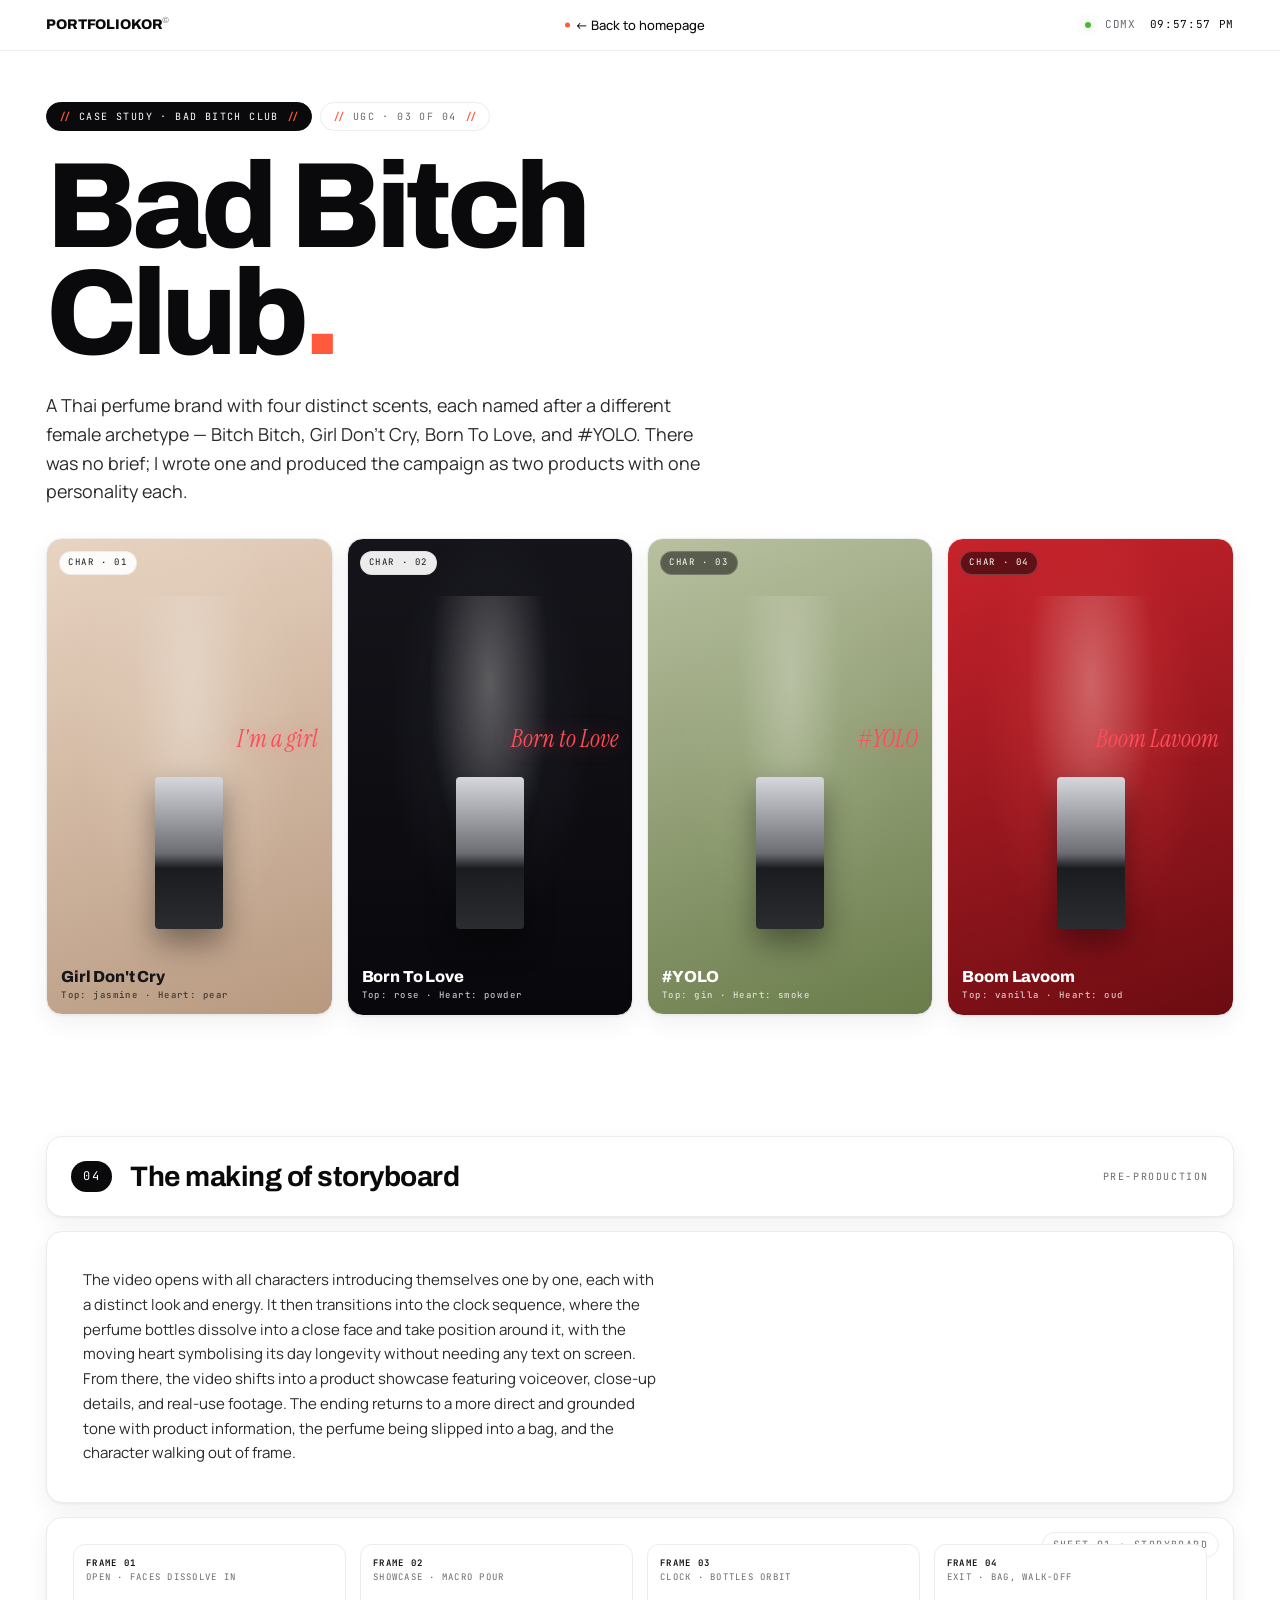
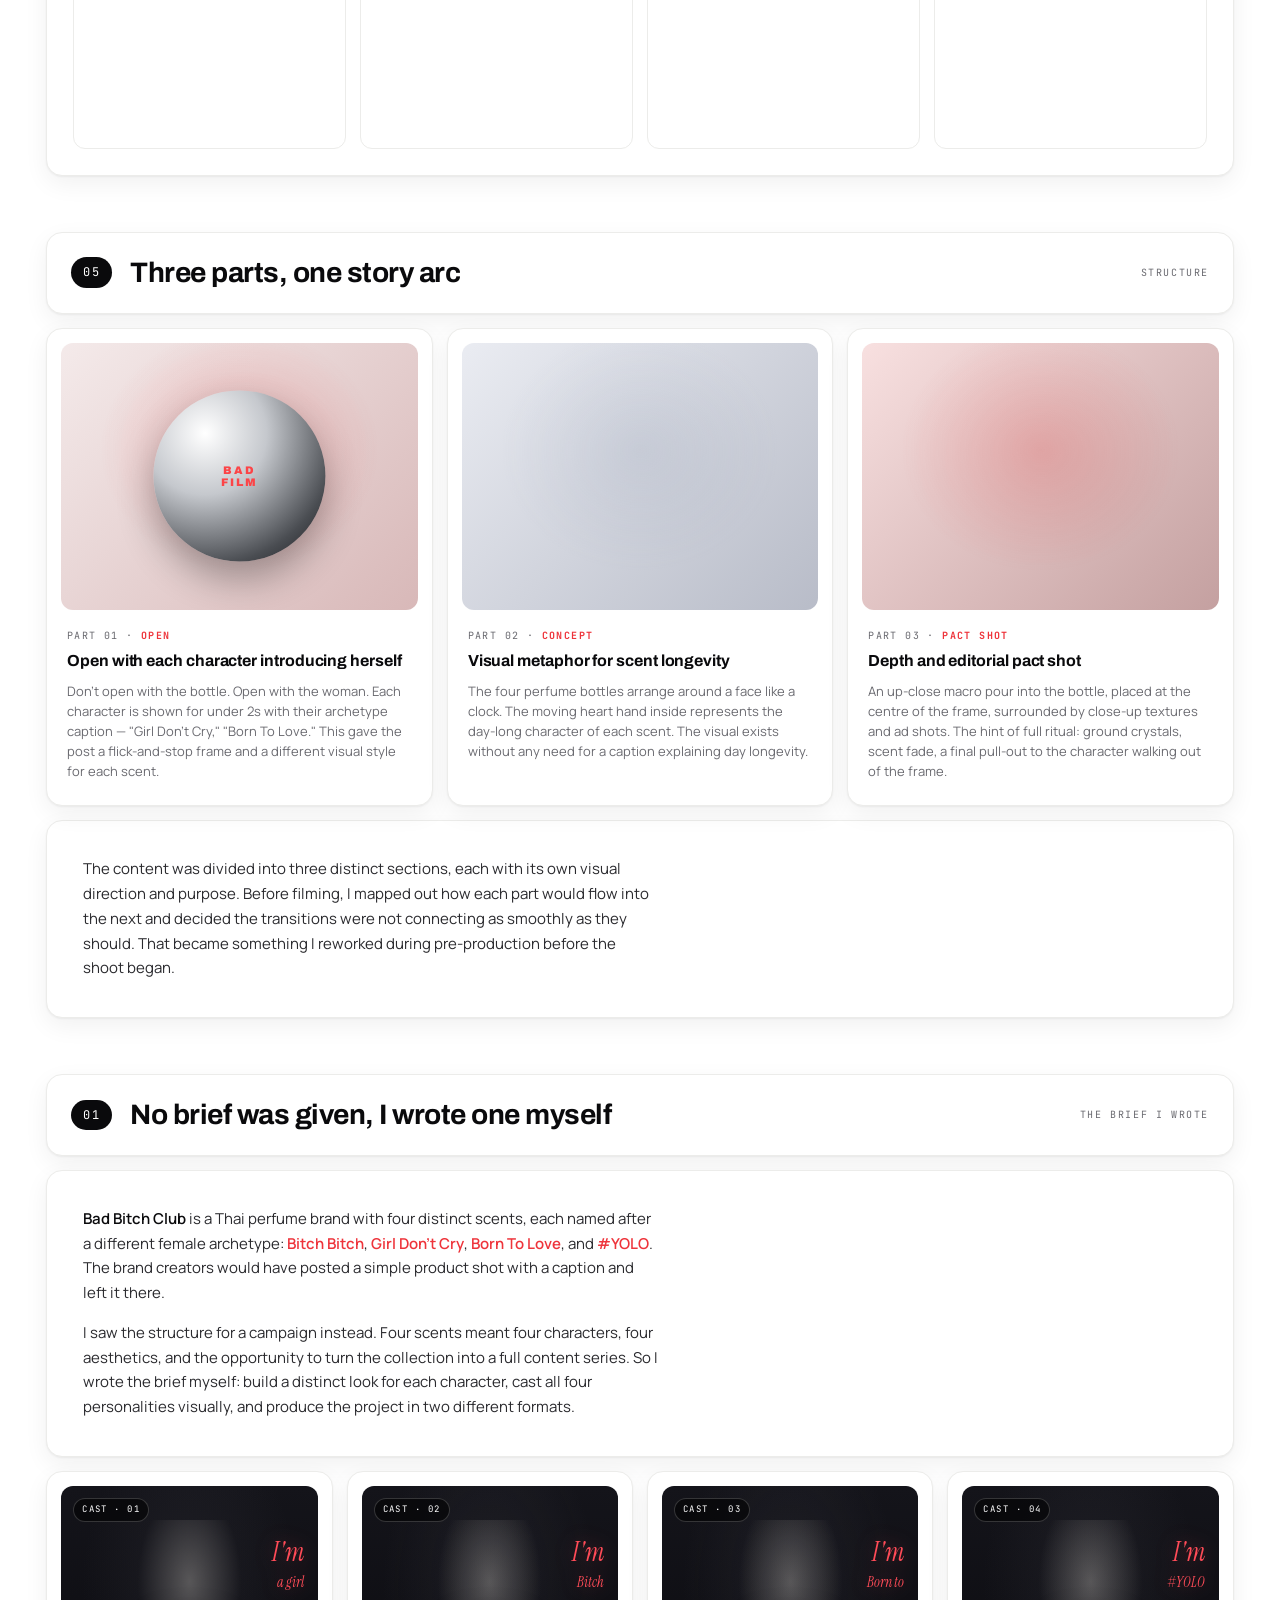
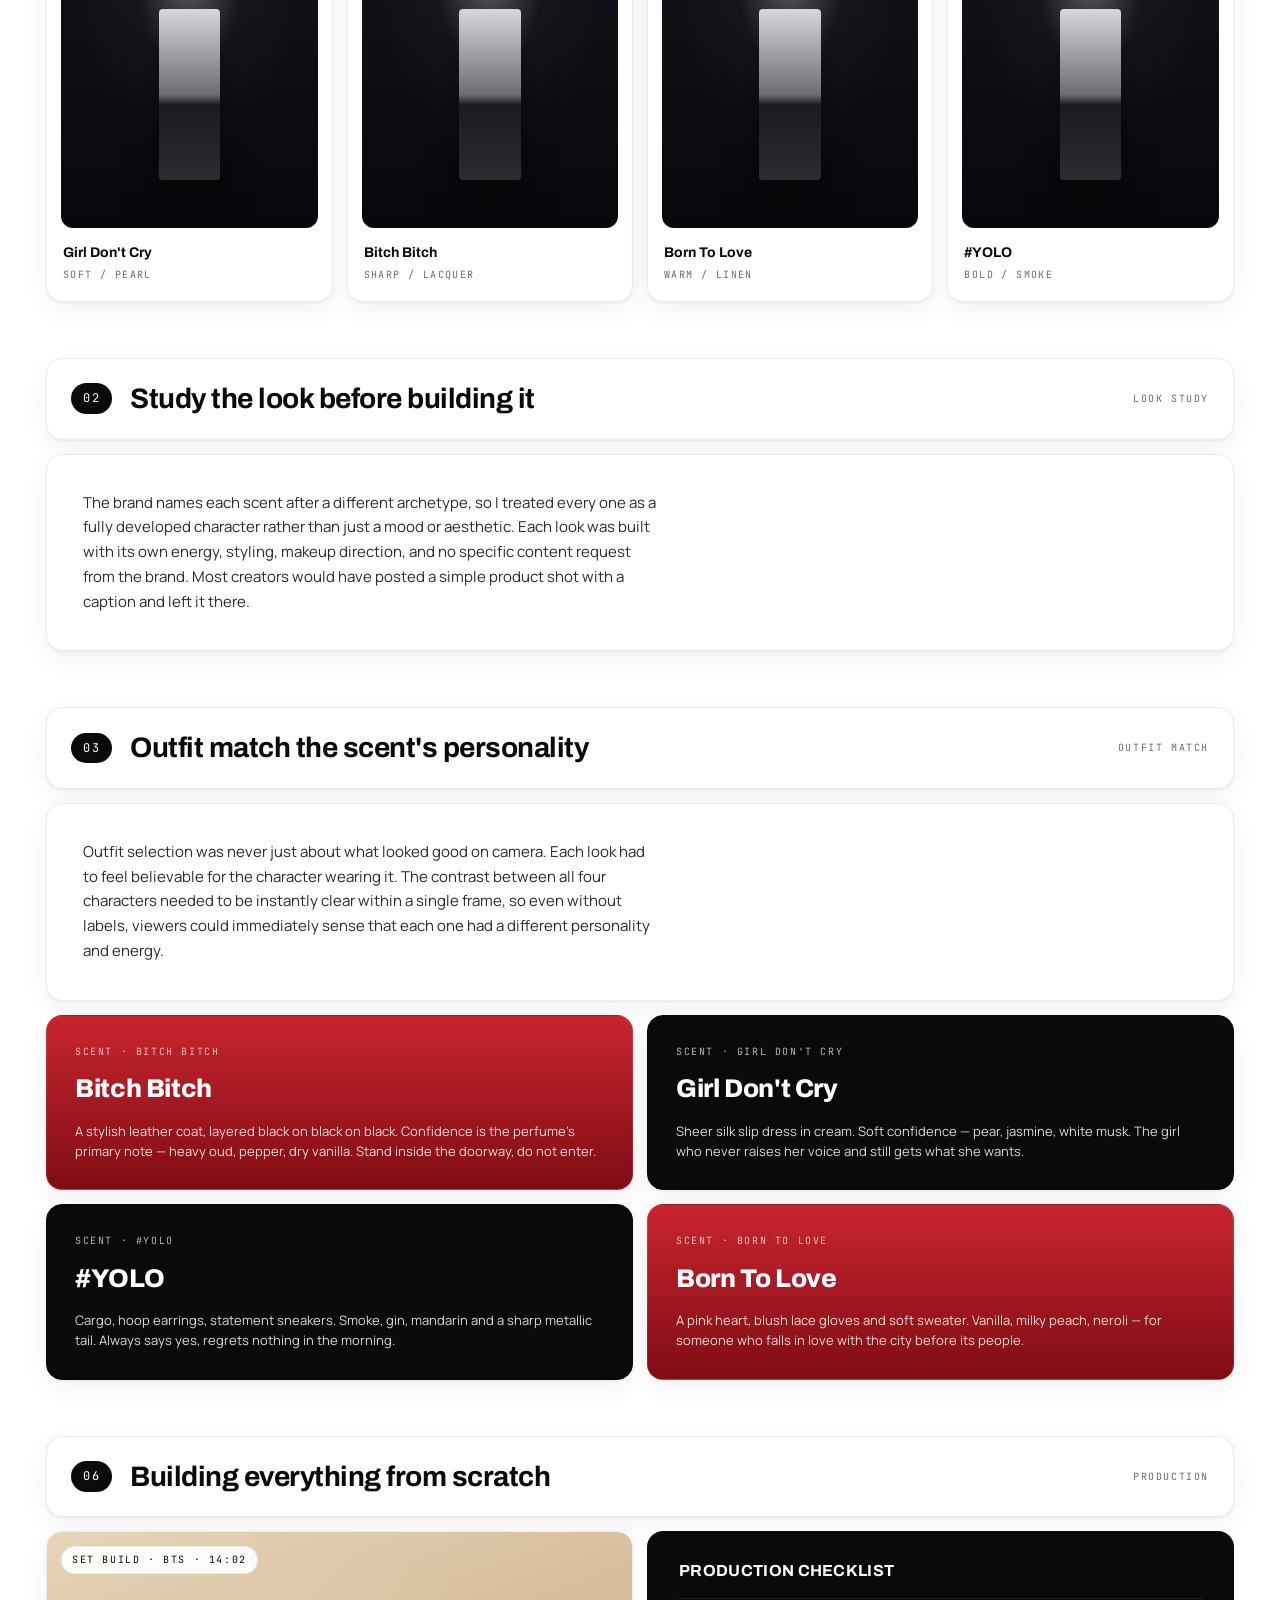
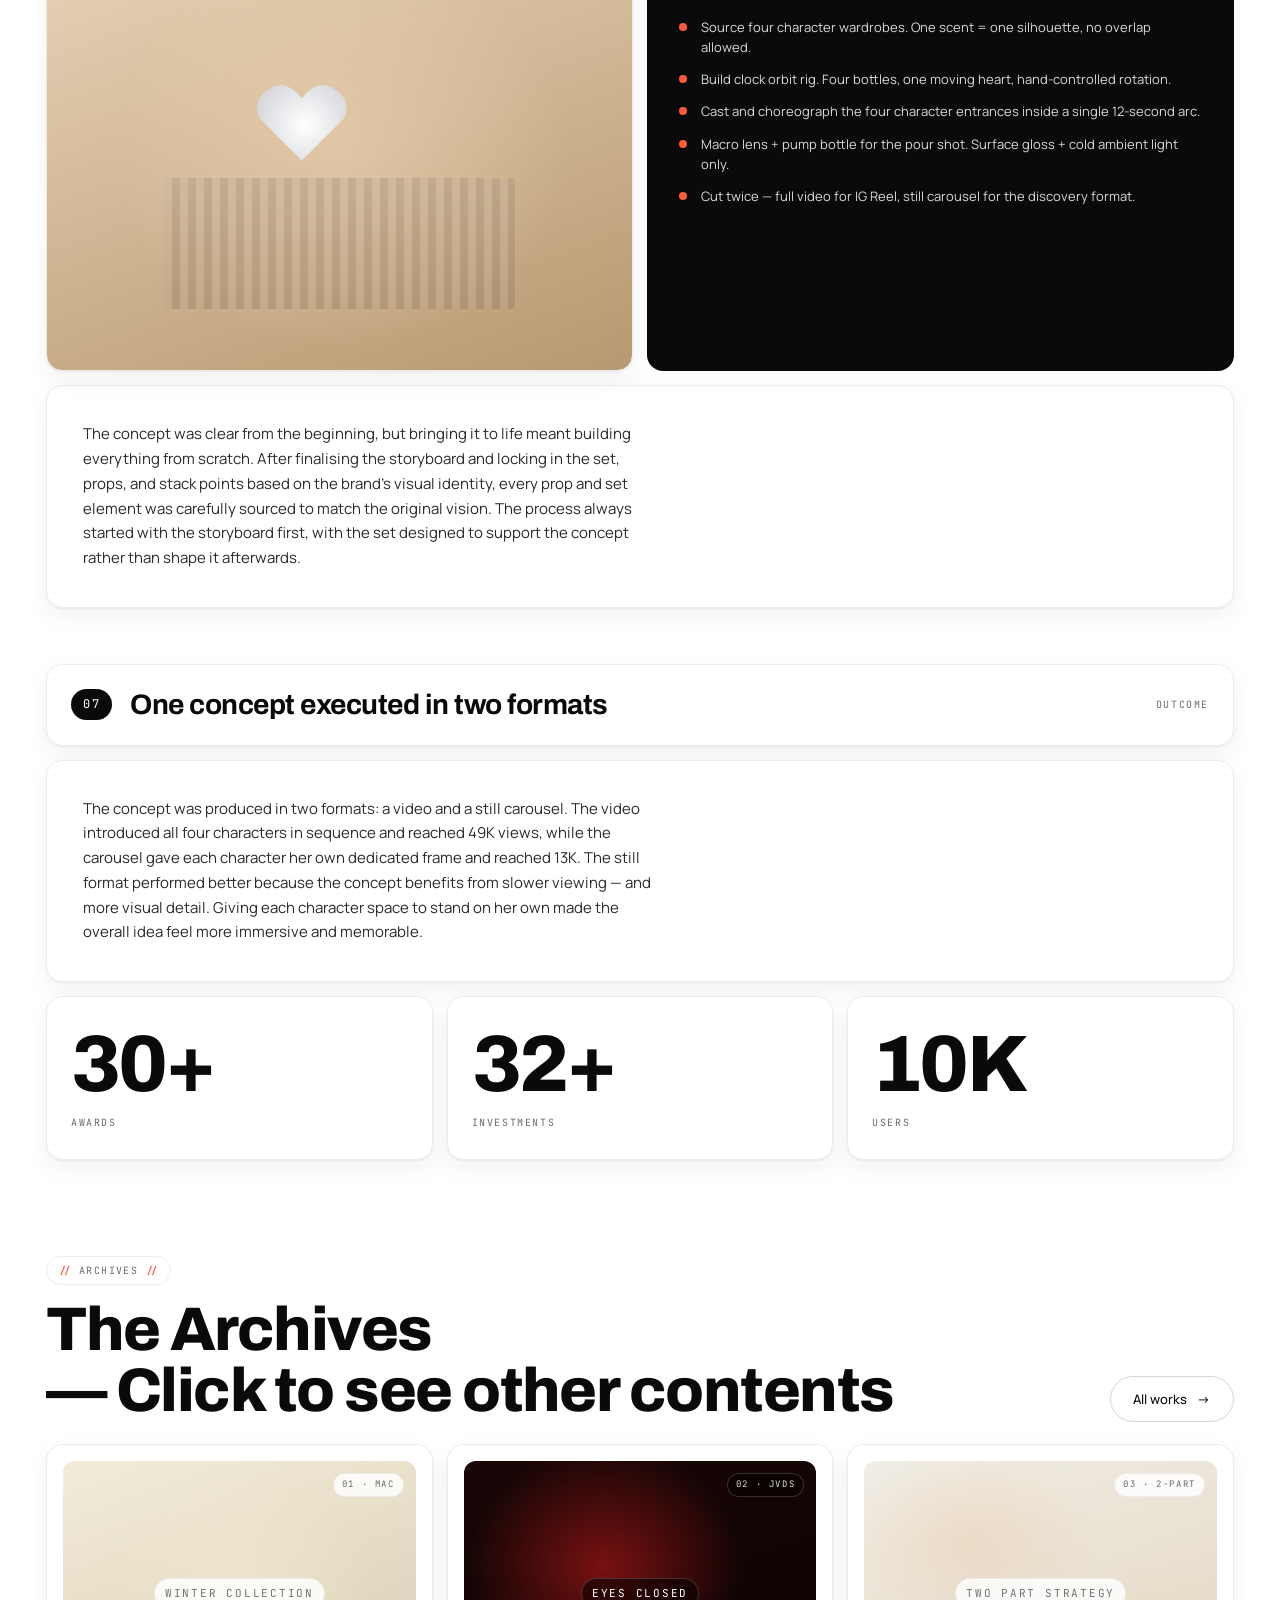
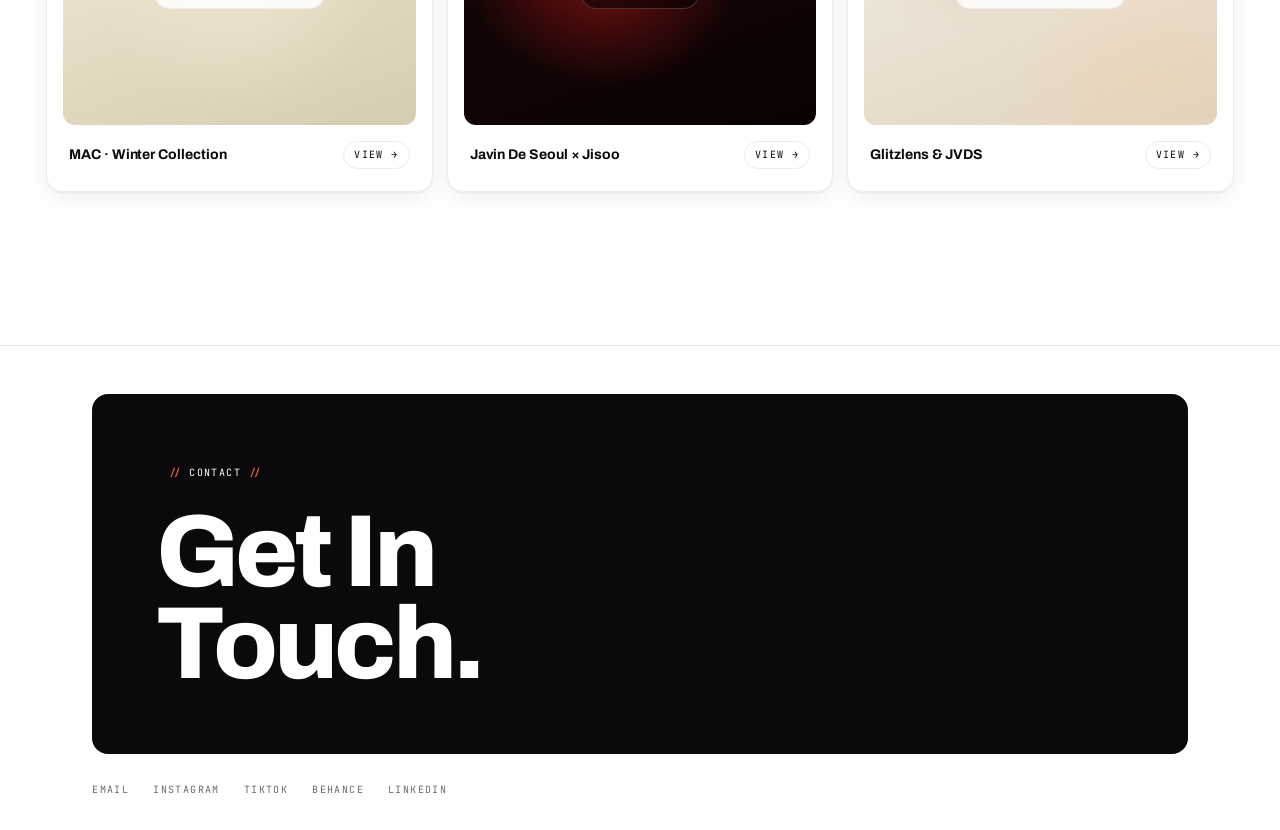
<file: bad-bitch-club.html>
<!doctype html>
<html lang="en">
<head>
<meta charset="utf-8">
<meta name="viewport" content="width=device-width, initial-scale=1">
<title>Bad Bitch Club Perfume · Case Study</title>
<link rel="preconnect" href="https://fonts.googleapis.com">
<link rel="preconnect" href="https://fonts.gstatic.com" crossorigin>
<link href="https://fonts.googleapis.com/css2?family=Archivo:wght@400;500;600;700;800;900&family=Manrope:wght@300;400;500;600;700&family=JetBrains+Mono:wght@400;500;600&family=Instrument+Serif:ital@0;1&display=swap" rel="stylesheet">
<link rel="stylesheet" href="site.css">
<style>
  .cs-hero{
    padding: clamp(28px, 4vw, 56px) var(--pad-x) clamp(40px, 5vw, 64px);
    max-width: var(--max-w);
    margin: 0 auto;
  }
  .cs-hero .meta{ display: flex; gap: 8px; flex-wrap: wrap; margin-bottom: 22px; }
  .cs-hero h1{
    font-family: var(--f-display); font-weight: 800;
    font-size: clamp(54px, 9.5vw, 168px);
    letter-spacing: -0.045em; line-height: 0.88; margin: 0;
    color: var(--ink); text-wrap: balance;
  }
  .cs-hero h1 .accent{ color: var(--accent); }
  .cs-hero .deck{
    margin-top: 24px;
    font-size: clamp(15px, 1.4vw, 18px); line-height: 1.6;
    color: var(--ink-2); max-width: 60ch;
  }

  /* 4 character cover row */
  .char-row{
    margin-top: 32px;
    display: grid; grid-template-columns: repeat(4, 1fr); gap: var(--gap);
  }
  @media (max-width: 880px){ .char-row{ grid-template-columns: repeat(2, 1fr); } }
  .char{
    position: relative; aspect-ratio: 3/5;
    border-radius: var(--r); overflow: hidden;
    border: 1px solid var(--line);
    box-shadow: var(--shadow-1);
    background:
      radial-gradient(60% 70% at 50% 40%, rgba(160,170,200,0.10), transparent 60%),
      linear-gradient(180deg, #14141a, #08080c);
    color: #fff;
  }
  .char.cream{
    background:
      radial-gradient(60% 70% at 50% 40%, rgba(240,225,210,0.30), transparent 65%),
      linear-gradient(160deg, #e8d4c2 0%, #b89980 100%);
    color: #15161a;
  }
  .char.olive{
    background:
      radial-gradient(60% 70% at 50% 40%, rgba(180,200,160,0.18), transparent 65%),
      linear-gradient(160deg, #b8c0a0 0%, #6a7c4a 100%);
    color: #fff;
  }
  .char.red{
    background:
      radial-gradient(60% 70% at 50% 40%, rgba(255,80,80,0.30), transparent 65%),
      linear-gradient(160deg, #c8232c 0%, #6b0c12 100%);
    color: #fff;
  }
  .char .silhouette{
    position: absolute; left: 22%; right: 22%; top: 12%; bottom: 16%;
    background: radial-gradient(50% 80% at 50% 25%, rgba(240,235,230,0.30), transparent 70%);
  }
  .char .object{
    position: absolute; left: 38%; right: 38%; bottom: 18%; top: 50%;
    background: linear-gradient(180deg, #d5d7dc 0%, #6c6e74 50%, #1a1c20 60%, #2a2c30 100%);
    border-radius: 4px;
    box-shadow: 0 14px 30px rgba(0,0,0,0.4);
  }
  .char .num{
    position: absolute; left: 12px; top: 12px;
    font-family: var(--f-mono); font-size: 9px;
    letter-spacing: 0.18em; text-transform: uppercase;
    padding: 4px 8px; border-radius: 999px;
    background: rgba(255,255,255,0.92);
    color: #15161a;
    border: 1px solid rgba(0,0,0,0.06);
  }
  .char.red .num,
  .char.olive .num{
    background: rgba(0,0,0,0.5); color: #fff;
    border-color: rgba(255,255,255,0.18);
  }
  .char .name{
    position: absolute; left: 14px; right: 14px; bottom: 14px;
    font-family: var(--f-display); font-weight: 800;
    font-size: 16px; letter-spacing: -0.01em; line-height: 1.15;
  }
  .char .name .sub{
    display: block; font-family: var(--f-mono);
    font-size: 9px; letter-spacing: 0.16em;
    font-weight: 500; margin-top: 4px;
    opacity: 0.75;
  }
  .char .stamp{
    position: absolute; top: 38%; right: 14px;
    font-family: var(--f-edit); font-style: italic;
    font-size: 24px;
    color: oklch(0.68 0.22 22);
    filter: drop-shadow(0 0 10px oklch(0.68 0.22 22 / .35));
  }

  /* Section header card */
  .sec-head{
    display: grid; grid-template-columns: auto 1fr auto;
    gap: 18px; align-items: center;
    padding: 18px 24px;
    background: var(--card); border: 1px solid var(--line);
    border-radius: var(--r); box-shadow: var(--shadow-1);
  }
  .sec-head .nu{
    font-family: var(--f-mono); font-size: 12px;
    letter-spacing: 0.14em;
    padding: 6px 12px; background: var(--dark); color: #fff;
    border-radius: 999px;
  }
  .sec-head .h{
    font-family: var(--f-display); font-weight: 700;
    font-size: clamp(22px, 2.2vw, 30px);
    letter-spacing: -0.018em;
    margin: 0; color: var(--ink);
  }
  .sec-head .kick{
    font-family: var(--f-mono); font-size: 10px;
    letter-spacing: 0.16em; text-transform: uppercase;
    color: var(--muted);
  }
  .sec-block{ margin-top: clamp(36px, 5vw, 56px); }

  .text-card{
    background: var(--card); border: 1px solid var(--line);
    border-radius: var(--r); padding: clamp(22px, 3vw, 36px);
    box-shadow: var(--shadow-1); margin-top: var(--gap);
  }
  .text-card p{
    margin: 0; font-size: 15px; line-height: 1.65;
    color: var(--ink-2); max-width: 64ch;
  }
  .text-card p + p{ margin-top: 1em; }
  .text-card strong{ color: var(--ink); font-weight: 600; }
  .hl-red{ color: oklch(0.62 0.22 25); font-weight: 600; }

  /* Storyboard pad */
  .sb-pad{
    margin-top: var(--gap);
    background: var(--card); border: 1px solid var(--line);
    border-radius: var(--r); box-shadow: var(--shadow-1);
    padding: 26px;
    display: grid; grid-template-columns: repeat(4, 1fr);
    gap: 14px;
    position: relative;
  }
  @media (max-width: 880px){ .sb-pad{ grid-template-columns: 1fr 1fr; } }
  .sb-pad .stamp{
    position: absolute; top: 14px; right: 14px;
    font-family: var(--f-mono); font-size: 10px;
    letter-spacing: 0.14em; text-transform: uppercase;
    color: var(--muted);
    padding: 4px 10px; background: var(--canvas);
    border: 1px solid var(--line); border-radius: 999px;
  }
  .sb-pad .frame{
    background: var(--canvas);
    border: 1px solid var(--line);
    border-radius: var(--r-sm);
    aspect-ratio: 4/3;
    padding: 12px;
    font-family: var(--f-mono);
    font-size: 9px;
    letter-spacing: 0.14em;
    color: var(--muted);
    text-transform: uppercase;
    position: relative;
  }
  .sb-pad .frame .h{ color: var(--ink); font-weight: 600; }

  /* 3-card arc */
  .arc-grid{
    margin-top: var(--gap);
    display: grid; grid-template-columns: 1fr 1fr 1fr; gap: var(--gap);
  }
  @media (max-width: 880px){ .arc-grid{ grid-template-columns: 1fr; } }
  .arc-card{
    background: var(--card); border: 1px solid var(--line);
    border-radius: var(--r); box-shadow: var(--shadow-1);
    overflow: hidden; display: flex; flex-direction: column;
  }
  .arc-card .arc-img{
    aspect-ratio: 4/3;
    margin: 14px 14px 0;
    border-radius: var(--r-sm);
    position: relative;
    background:
      radial-gradient(60% 70% at 50% 40%, rgba(220,30,30,0.20), transparent 65%),
      linear-gradient(135deg, #f4eaea 0%, #d8b8b8 100%);
    overflow: hidden;
  }
  .arc-card.arc-2 .arc-img{
    background:
      radial-gradient(60% 70% at 50% 40%, rgba(150,160,180,0.20), transparent 65%),
      linear-gradient(135deg, #eaecf2, #b8bcc8 100%);
  }
  .arc-card.arc-3 .arc-img{
    background:
      radial-gradient(60% 70% at 50% 40%, rgba(220,40,40,0.20), transparent 65%),
      linear-gradient(135deg, #f8e0e0, #c4a0a0 100%);
  }
  .arc-card .clock{
    position: absolute; left: 50%; top: 50%;
    width: 48%; aspect-ratio: 1/1;
    transform: translate(-50%, -50%);
    border-radius: 50%;
    background: radial-gradient(circle at 30% 25%, #ffffff 0%, #c5c8cd 35%, #4a4d52 75%, #16171b 100%);
    box-shadow: 0 18px 36px rgba(0,0,0,0.30);
    display: grid; place-items: center;
    color: oklch(0.66 0.22 25);
    font-family: var(--f-display); font-weight: 900;
    font-size: 11px; letter-spacing: 0.16em;
    text-align: center; line-height: 1.1;
  }
  .arc-card .arc-body{
    padding: 18px 20px 24px;
  }
  .arc-card .tag{
    font-family: var(--f-mono); font-size: 10px;
    letter-spacing: 0.14em; text-transform: uppercase;
    color: var(--muted); margin-bottom: 8px;
  }
  .arc-card .tag b{ color: oklch(0.62 0.22 25); }
  .arc-card .title{
    font-family: var(--f-display); font-weight: 700;
    font-size: 16px; letter-spacing: -0.005em;
    color: var(--ink); margin: 0 0 10px; line-height: 1.2;
  }
  .arc-card .p{
    font-family: var(--f-body); font-size: 13px;
    line-height: 1.55; color: var(--muted); margin: 0;
  }

  /* 4 quad portraits */
  .quad{
    margin-top: var(--gap);
    display: grid; grid-template-columns: repeat(4, 1fr); gap: var(--gap);
  }
  @media (max-width: 880px){ .quad{ grid-template-columns: repeat(2, 1fr); } }
  .pp{
    background: var(--card); border: 1px solid var(--line);
    border-radius: var(--r); overflow: hidden;
    box-shadow: var(--shadow-1);
    display: flex; flex-direction: column;
  }
  .pp .img{
    aspect-ratio: 3/4;
    margin: 14px 14px 0;
    border-radius: var(--r-sm);
    position: relative; overflow: hidden;
    background:
      radial-gradient(60% 70% at 50% 30%, rgba(80,80,90,0.20), transparent 70%),
      linear-gradient(180deg, #14141a, #08080c);
  }
  .pp .img .bottle{
    position: absolute; left: 38%; right: 38%; bottom: 14%; top: 36%;
    background: linear-gradient(180deg, #d5d7dc 0%, #6c6e74 50%, #1a1c20 56%, #2a2c30 100%);
    border-radius: 4px;
    box-shadow: 0 18px 36px rgba(0,0,0,0.4);
  }
  .pp .img .figure{
    position: absolute; left: 14%; right: 14%; top: 10%; bottom: 30%;
    background: radial-gradient(40% 65% at 50% 30%, rgba(240,235,225,0.28), transparent 70%);
  }
  .pp .img .red{
    position: absolute; top: 16%; right: 14px;
    font-family: var(--f-edit); font-style: italic;
    font-size: clamp(20px, 2vw, 30px); color: oklch(0.68 0.22 22);
    filter: drop-shadow(0 0 10px oklch(0.68 0.22 22 / .35));
    line-height: 1; text-align: right;
  }
  .pp .img .num{
    position: absolute; left: 12px; top: 12px;
    font-family: var(--f-mono); font-size: 9px;
    letter-spacing: 0.16em; text-transform: uppercase;
    color: #fff;
    padding: 4px 8px;
    background: rgba(0,0,0,0.55);
    border: 1px solid rgba(255,255,255,0.18);
    border-radius: 999px;
  }
  .pp .info{
    padding: 14px 16px 18px;
  }
  .pp .info .name{
    font-family: var(--f-display); font-weight: 700;
    font-size: 14px; color: var(--ink); margin-bottom: 4px;
  }
  .pp .info .sub{
    font-family: var(--f-mono); font-size: 10px;
    letter-spacing: 0.14em; text-transform: uppercase;
    color: var(--muted);
  }

  /* scent 2x2 */
  .scent-grid{
    margin-top: var(--gap);
    display: grid; grid-template-columns: 1fr 1fr; gap: var(--gap);
  }
  @media (max-width: 760px){ .scent-grid{ grid-template-columns: 1fr; } }
  .scent{
    padding: 28px;
    border-radius: var(--r);
    box-shadow: var(--shadow-1);
    background: var(--card); border: 1px solid var(--line);
  }
  .scent.red{
    background: linear-gradient(180deg, #c8252e 0%, #800c14 100%);
    border-color: rgba(255,255,255,0.10);
    color: #fff;
  }
  .scent.dark{
    background: var(--dark); border-color: var(--dark);
    color: #fff;
  }
  .scent .tag{
    font-family: var(--f-mono); font-size: 10px;
    letter-spacing: 0.16em; text-transform: uppercase;
    color: var(--muted); margin-bottom: 10px;
  }
  .scent.red .tag, .scent.dark .tag{ color: rgba(255,255,255,0.7); }
  .scent .h{
    font-family: var(--f-display); font-weight: 800;
    font-size: clamp(20px, 2vw, 26px); letter-spacing: -0.015em;
    margin: 0 0 12px;
    color: var(--ink);
  }
  .scent.red .h, .scent.dark .h{ color: #fff; }
  .scent .p{
    font-family: var(--f-body); font-size: 13px;
    line-height: 1.55; color: var(--ink-2); margin: 0;
  }
  .scent.red .p, .scent.dark .p{ color: rgba(255,255,255,0.85); }

  /* Build row */
  .build-row{
    margin-top: var(--gap);
    display: grid; grid-template-columns: 1fr 1fr; gap: var(--gap);
  }
  @media (max-width: 880px){ .build-row{ grid-template-columns: 1fr; } }
  .build-photo{
    border-radius: var(--r); border: 1px solid var(--line);
    box-shadow: var(--shadow-1); overflow: hidden;
    aspect-ratio: 4/3;
    background:
      radial-gradient(60% 70% at 50% 50%, rgba(255,230,200,0.35), transparent 65%),
      linear-gradient(160deg, #e8d4b8 0%, #b89870 100%);
    position: relative;
  }
  .build-photo .tag{
    position: absolute; left: 14px; top: 14px;
    font-family: var(--f-mono); font-size: 10px;
    letter-spacing: 0.16em; text-transform: uppercase;
    color: var(--ink);
    padding: 5px 10px; border-radius: 999px;
    background: rgba(255,255,255,0.92); border: 1px solid rgba(0,0,0,0.06);
  }
  .build-photo .heart{
    position: absolute; left: 50%; top: 32%; transform: translateX(-50%);
    width: 30%; aspect-ratio: 1/1;
    background: radial-gradient(circle at 30% 30%, #ffffff 0%, #d5d7dc 30%, #6a6c70 80%);
    clip-path: path('M 50 88 L 8 46 Q -2 26, 22 14 Q 36 8, 50 26 Q 64 8, 78 14 Q 102 26, 92 46 Z');
    filter: drop-shadow(0 14px 24px rgba(0,0,0,0.30));
  }
  .build-photo .obj{
    position: absolute; bottom: 14%; left: 20%; right: 20%; height: 30%;
    background:
      linear-gradient(180deg, rgba(255,255,255,0.08), transparent 100%),
      repeating-linear-gradient(90deg, rgba(190,165,140,0.4) 0 8px, rgba(150,125,100,0.4) 8px 16px);
    border-radius: 4px;
  }
  .build-list{
    background: var(--dark); color: #fff;
    border-radius: var(--r); padding: 28px 32px;
  }
  .build-list .h{
    font-family: var(--f-display); font-weight: 700;
    font-size: 16px; text-transform: uppercase;
    letter-spacing: 0.02em; color: #fff;
    margin: 0 0 18px;
    padding-bottom: 14px;
    border-bottom: 1px solid rgba(255,255,255,0.1);
  }
  .build-list ul{ list-style: none; padding: 0; margin: 0;
    display: flex; flex-direction: column; gap: 12px; }
  .build-list li{
    font-family: var(--f-body); font-size: 13px;
    line-height: 1.55; color: rgba(255,255,255,0.85);
    padding-left: 22px; position: relative;
  }
  .build-list li::before{
    content: ""; position: absolute; left: 0; top: 6px;
    width: 8px; height: 8px; border-radius: 50%;
    background: var(--accent);
  }

  /* TOC */
  .cs-toc{
    position: fixed; left: 14px; top: 50%;
    transform: translateY(-50%); z-index: 50;
    display: flex; flex-direction: column; gap: 2px;
    font-family: var(--f-mono); font-size: 9px;
    letter-spacing: 0.16em; text-transform: uppercase;
    color: var(--muted);
    background: rgba(255,255,255,0.85);
    backdrop-filter: blur(10px);
    border: 1px solid var(--line);
    border-radius: var(--r);
    padding: 14px 12px;
  }
  .cs-toc a{ display:flex; align-items:center; gap: 8px; padding: 4px; color: var(--muted); }
  .cs-toc a:hover{ color: var(--ink); }
  .cs-toc .dash{ width: 14px; height: 1px; background: currentColor; opacity: .6; }
  @media (max-width: 1320px){ .cs-toc{ display:none; } }
</style>
</head>
<body>

<header class="topbar">
  <div class="topbar-brand">PORTFOLIOKOR<sup>©</sup></div>
  <nav class="topbar-nav">
    <a href="index.html" class="is-current">← Back to homepage</a>
  </nav>
  <div class="topbar-meta">
    <span class="dot" aria-hidden="true"></span>
    <span>CDMX</span>
    <span class="clock" data-cdmx-clock>00:00:00 AM</span>
  </div>
</header>

<aside class="cs-toc">
  <a href="#sec-04"><span class="dash"></span> 04 · Storyboard</a>
  <a href="#sec-05"><span class="dash"></span> 05 · Three parts</a>
  <a href="#sec-01"><span class="dash"></span> 01 · The brief</a>
  <a href="#sec-02"><span class="dash"></span> 02 · The look</a>
  <a href="#sec-03"><span class="dash"></span> 03 · Outfit</a>
  <a href="#sec-06"><span class="dash"></span> 06 · From scratch</a>
  <a href="#sec-07"><span class="dash"></span> 07 · Two formats</a>
</aside>

<!-- HERO -->
<section class="cs-hero">
  <div class="meta">
    <span class="tag-slash solid">Case study · Bad Bitch Club</span>
    <span class="tag-slash">UGC · 03 of 04</span>
  </div>
  <h1>Bad Bitch<br>Club<span class="accent">.</span></h1>
  <p class="deck">A Thai perfume brand with four distinct scents, each named after a different female archetype — Bitch Bitch, Girl Don't Cry, Born To Love, and #YOLO. There was no brief; I wrote one and produced the campaign as two products with one personality each.</p>

  <div class="char-row">
    <div class="char cream">
      <span class="num">CHAR · 01</span>
      <div class="silhouette"></div>
      <div class="object"></div>
      <div class="stamp">I'm a girl</div>
      <div class="name">Girl Don't Cry<span class="sub">Top: jasmine · Heart: pear</span></div>
    </div>
    <div class="char">
      <span class="num">CHAR · 02</span>
      <div class="silhouette" style="left:20%;right:20%"></div>
      <div class="object"></div>
      <div class="stamp">Born to Love</div>
      <div class="name">Born To Love<span class="sub">Top: rose · Heart: powder</span></div>
    </div>
    <div class="char olive">
      <span class="num">CHAR · 03</span>
      <div class="silhouette" style="left:24%;right:24%"></div>
      <div class="object"></div>
      <div class="stamp">#YOLO</div>
      <div class="name">#YOLO<span class="sub">Top: gin · Heart: smoke</span></div>
    </div>
    <div class="char red">
      <span class="num">CHAR · 04</span>
      <div class="silhouette" style="left:18%;right:18%"></div>
      <div class="object"></div>
      <div class="stamp">Boom Lavoom</div>
      <div class="name">Boom Lavoom<span class="sub">Top: vanilla · Heart: oud</span></div>
    </div>
  </div>
</section>

<!-- SECTION 04 -->
<section class="container sec-block" id="sec-04" data-reveal>
  <div class="sec-head">
    <span class="nu">04</span>
    <h2 class="h">The making of storyboard</h2>
    <span class="kick">Pre-production</span>
  </div>
  <div class="text-card">
    <p>The video opens with all characters introducing themselves one by one, each with a distinct look and energy. It then transitions into the clock sequence, where the perfume bottles dissolve into a close face and take position around it, with the moving heart symbolising its day longevity without needing any text on screen. From there, the video shifts into a product showcase featuring voiceover, close-up details, and real-use footage. The ending returns to a more direct and grounded tone with product information, the perfume being slipped into a bag, and the character walking out of frame.</p>
  </div>
  <div class="sb-pad">
    <span class="stamp">Sheet 01 · Storyboard</span>
    <div class="frame"><div class="h">Frame 01</div>OPEN · Faces dissolve in</div>
    <div class="frame"><div class="h">Frame 02</div>SHOWCASE · Macro pour</div>
    <div class="frame"><div class="h">Frame 03</div>CLOCK · Bottles orbit</div>
    <div class="frame"><div class="h">Frame 04</div>EXIT · Bag, walk-off</div>
  </div>
</section>

<!-- SECTION 05 -->
<section class="container sec-block" id="sec-05" data-reveal>
  <div class="sec-head">
    <span class="nu">05</span>
    <h2 class="h">Three parts, one story arc</h2>
    <span class="kick">Structure</span>
  </div>
  <div class="arc-grid">
    <div class="arc-card arc-1">
      <div class="arc-img"><div class="clock">BAD<br>FILM</div></div>
      <div class="arc-body">
        <div class="tag">Part 01 · <b>Open</b></div>
        <h4 class="title">Open with each character introducing herself</h4>
        <p class="p">Don't open with the bottle. Open with the woman. Each character is shown for under 2s with their archetype caption — "Girl Don't Cry," "Born To Love." This gave the post a flick-and-stop frame and a different visual style for each scent.</p>
      </div>
    </div>
    <div class="arc-card arc-2">
      <div class="arc-img"></div>
      <div class="arc-body">
        <div class="tag">Part 02 · <b>Concept</b></div>
        <h4 class="title">Visual metaphor for scent longevity</h4>
        <p class="p">The four perfume bottles arrange around a face like a clock. The moving heart hand inside represents the day-long character of each scent. The visual exists without any need for a caption explaining day longevity.</p>
      </div>
    </div>
    <div class="arc-card arc-3">
      <div class="arc-img"></div>
      <div class="arc-body">
        <div class="tag">Part 03 · <b>Pact shot</b></div>
        <h4 class="title">Depth and editorial pact shot</h4>
        <p class="p">An up-close macro pour into the bottle, placed at the centre of the frame, surrounded by close-up textures and ad shots. The hint of full ritual: ground crystals, scent fade, a final pull-out to the character walking out of the frame.</p>
      </div>
    </div>
  </div>
  <div class="text-card">
    <p>The content was divided into three distinct sections, each with its own visual direction and purpose. Before filming, I mapped out how each part would flow into the next and decided the transitions were not connecting as smoothly as they should. That became something I reworked during pre-production before the shoot began.</p>
  </div>
</section>

<!-- SECTION 01 -->
<section class="container sec-block" id="sec-01" data-reveal>
  <div class="sec-head">
    <span class="nu">01</span>
    <h2 class="h">No brief was given, I wrote one myself</h2>
    <span class="kick">The brief I wrote</span>
  </div>
  <div class="text-card">
    <p><strong>Bad Bitch Club</strong> is a Thai perfume brand with four distinct scents, each named after a different female archetype: <span class="hl-red">Bitch Bitch</span>, <span class="hl-red">Girl Don't Cry</span>, <span class="hl-red">Born To Love</span>, and <span class="hl-red">#YOLO</span>. The brand creators would have posted a simple product shot with a caption and left it there.</p>
    <p>I saw the structure for a campaign instead. Four scents meant four characters, four aesthetics, and the opportunity to turn the collection into a full content series. So I wrote the brief myself: build a distinct look for each character, cast all four personalities visually, and produce the project in two different formats.</p>
  </div>
  <div class="quad">
    <div class="pp">
      <div class="img"><span class="num">CAST · 01</span><div class="figure"></div><div class="bottle"></div><div class="red">I'm<br><span style="font-size:.55em">a girl</span></div></div>
      <div class="info"><div class="name">Girl Don't Cry</div><div class="sub">Soft / pearl</div></div>
    </div>
    <div class="pp">
      <div class="img"><span class="num">CAST · 02</span><div class="figure"></div><div class="bottle"></div><div class="red">I'm<br><span style="font-size:.55em">Bitch</span></div></div>
      <div class="info"><div class="name">Bitch Bitch</div><div class="sub">Sharp / lacquer</div></div>
    </div>
    <div class="pp">
      <div class="img"><span class="num">CAST · 03</span><div class="figure"></div><div class="bottle"></div><div class="red">I'm<br><span style="font-size:.55em">Born to</span></div></div>
      <div class="info"><div class="name">Born To Love</div><div class="sub">Warm / linen</div></div>
    </div>
    <div class="pp">
      <div class="img"><span class="num">CAST · 04</span><div class="figure"></div><div class="bottle"></div><div class="red">I'm<br><span style="font-size:.55em">#YOLO</span></div></div>
      <div class="info"><div class="name">#YOLO</div><div class="sub">Bold / smoke</div></div>
    </div>
  </div>
</section>

<!-- SECTION 02 -->
<section class="container sec-block" id="sec-02" data-reveal>
  <div class="sec-head">
    <span class="nu">02</span>
    <h2 class="h">Study the look before building it</h2>
    <span class="kick">Look study</span>
  </div>
  <div class="text-card">
    <p>The brand names each scent after a different archetype, so I treated every one as a fully developed character rather than just a mood or aesthetic. Each look was built with its own energy, styling, makeup direction, and no specific content request from the brand. Most creators would have posted a simple product shot with a caption and left it there.</p>
  </div>
</section>

<!-- SECTION 03 -->
<section class="container sec-block" id="sec-03" data-reveal>
  <div class="sec-head">
    <span class="nu">03</span>
    <h2 class="h">Outfit match the scent's personality</h2>
    <span class="kick">Outfit match</span>
  </div>
  <div class="text-card">
    <p>Outfit selection was never just about what looked good on camera. Each look had to feel believable for the character wearing it. The contrast between all four characters needed to be instantly clear within a single frame, so even without labels, viewers could immediately sense that each one had a different personality and energy.</p>
  </div>
  <div class="scent-grid">
    <div class="scent red">
      <div class="tag">Scent · BITCH BITCH</div>
      <h4 class="h">Bitch Bitch</h4>
      <p class="p">A stylish leather coat, layered black on black on black. Confidence is the perfume's primary note — heavy oud, pepper, dry vanilla. Stand inside the doorway, do not enter.</p>
    </div>
    <div class="scent dark">
      <div class="tag">Scent · Girl Don't Cry</div>
      <h4 class="h">Girl Don't Cry</h4>
      <p class="p">Sheer silk slip dress in cream. Soft confidence — pear, jasmine, white musk. The girl who never raises her voice and still gets what she wants.</p>
    </div>
    <div class="scent dark">
      <div class="tag">Scent · #YOLO</div>
      <h4 class="h">#YOLO</h4>
      <p class="p">Cargo, hoop earrings, statement sneakers. Smoke, gin, mandarin and a sharp metallic tail. Always says yes, regrets nothing in the morning.</p>
    </div>
    <div class="scent red">
      <div class="tag">Scent · Born To Love</div>
      <h4 class="h">Born To Love</h4>
      <p class="p">A pink heart, blush lace gloves and soft sweater. Vanilla, milky peach, neroli — for someone who falls in love with the city before its people.</p>
    </div>
  </div>
</section>

<!-- SECTION 06 -->
<section class="container sec-block" id="sec-06" data-reveal>
  <div class="sec-head">
    <span class="nu">06</span>
    <h2 class="h">Building everything from scratch</h2>
    <span class="kick">Production</span>
  </div>
  <div class="build-row">
    <div class="build-photo">
      <span class="tag">Set build · BTS · 14:02</span>
      <div class="heart"></div>
      <div class="obj"></div>
    </div>
    <div class="build-list">
      <div class="h">Production checklist</div>
      <ul>
        <li>Source four character wardrobes. One scent = one silhouette, no overlap allowed.</li>
        <li>Build clock orbit rig. Four bottles, one moving heart, hand-controlled rotation.</li>
        <li>Cast and choreograph the four character entrances inside a single 12-second arc.</li>
        <li>Macro lens + pump bottle for the pour shot. Surface gloss + cold ambient light only.</li>
        <li>Cut twice — full video for IG Reel, still carousel for the discovery format.</li>
      </ul>
    </div>
  </div>
  <div class="text-card">
    <p>The concept was clear from the beginning, but bringing it to life meant building everything from scratch. After finalising the storyboard and locking in the set, props, and stack points based on the brand's visual identity, every prop and set element was carefully sourced to match the original vision. The process always started with the storyboard first, with the set designed to support the concept rather than shape it afterwards.</p>
  </div>
</section>

<!-- SECTION 07 -->
<section class="container sec-block" id="sec-07" data-reveal>
  <div class="sec-head">
    <span class="nu">07</span>
    <h2 class="h">One concept executed in two formats</h2>
    <span class="kick">Outcome</span>
  </div>
  <div class="text-card">
    <p>The concept was produced in two formats: a video and a still carousel. The video introduced all four characters in sequence and reached 49K views, while the carousel gave each character her own dedicated frame and reached 13K. The still format performed better because the concept benefits from slower viewing — and more visual detail. Giving each character space to stand on her own made the overall idea feel more immersive and memorable.</p>
  </div>
  <div class="stats" style="margin-top: var(--gap);">
    <div class="stat"><div class="stat-n">30+</div><div class="stat-lbl">Awards</div></div>
    <div class="stat"><div class="stat-n">32+</div><div class="stat-lbl">Investments</div></div>
    <div class="stat"><div class="stat-n">10K</div><div class="stat-lbl">Users</div></div>
  </div>
</section>

<!-- ARCHIVES -->
<section class="container gutter" id="archives" data-reveal>
  <div style="display:grid; grid-template-columns: 1fr auto; align-items: end; gap: 24px; margin-bottom: 22px;">
    <div>
      <span class="tag-slash">Archives</span>
      <h2 class="h-section" style="margin-top:14px">The Archives<br>— Click to see other contents</h2>
    </div>
    <a class="btn btn-ghost" href="index.html#works">All works <span class="arr">→</span></a>
  </div>
  <div class="arch-grid">
    <a class="arch-card" href="mac-winter.html">
      <div class="arch-img"><div class="ph cream"><span class="label-corner">01 · MAC</span><span class="label">Winter Collection</span></div></div>
      <div class="arch-foot"><span class="arch-title">MAC · Winter Collection</span><span class="arch-view">View →</span></div>
    </a>
    <a class="arch-card" href="javin-jisoo.html">
      <div class="arch-img"><div class="ph red-deep"><span class="label-corner">02 · JVDS</span><span class="label">Eyes Closed</span></div></div>
      <div class="arch-foot"><span class="arch-title">Javin De Seoul × Jisoo</span><span class="arch-view">View →</span></div>
    </a>
    <a class="arch-card" href="two-part-strategy.html">
      <div class="arch-img"><div class="ph warm"><span class="label-corner">03 · 2-PART</span><span class="label">Two Part Strategy</span></div></div>
      <div class="arch-foot"><span class="arch-title">Glitzlens & JVDS</span><span class="arch-view">View →</span></div>
    </a>
  </div>
</section>

<!-- FOOTER -->
<footer class="site-foot" id="contact">
  <div class="container">
    <div class="foot-card">
      <div>
        <span class="tag-slash solid" style="margin-bottom: 18px;">Contact</span>
        <h2 class="get-in-touch">Get In Touch.</h2>
      </div>

    </div>
    <div class="foot-row">
      <div class="foot-links">
        <a href="mailto:best1nahathai@gmail.com">Email</a>
        <a href="https://www.instagram.com/bbestnkk1/" target="_blank" rel="noopener">Instagram</a>
        <a href="https://www.tiktok.com/@bbestnkk" target="_blank" rel="noopener">TikTok</a>
        <a href="https://www.behance.net/nk43" target="_blank" rel="noopener">Behance</a>
        <a href="https://www.linkedin.com/in/nahathai-k/" target="_blank" rel="noopener">LinkedIn</a>
      </div>
    </div>
  </div>
</footer>

<script src="site.js"></script>
</body>
</html>
</file>
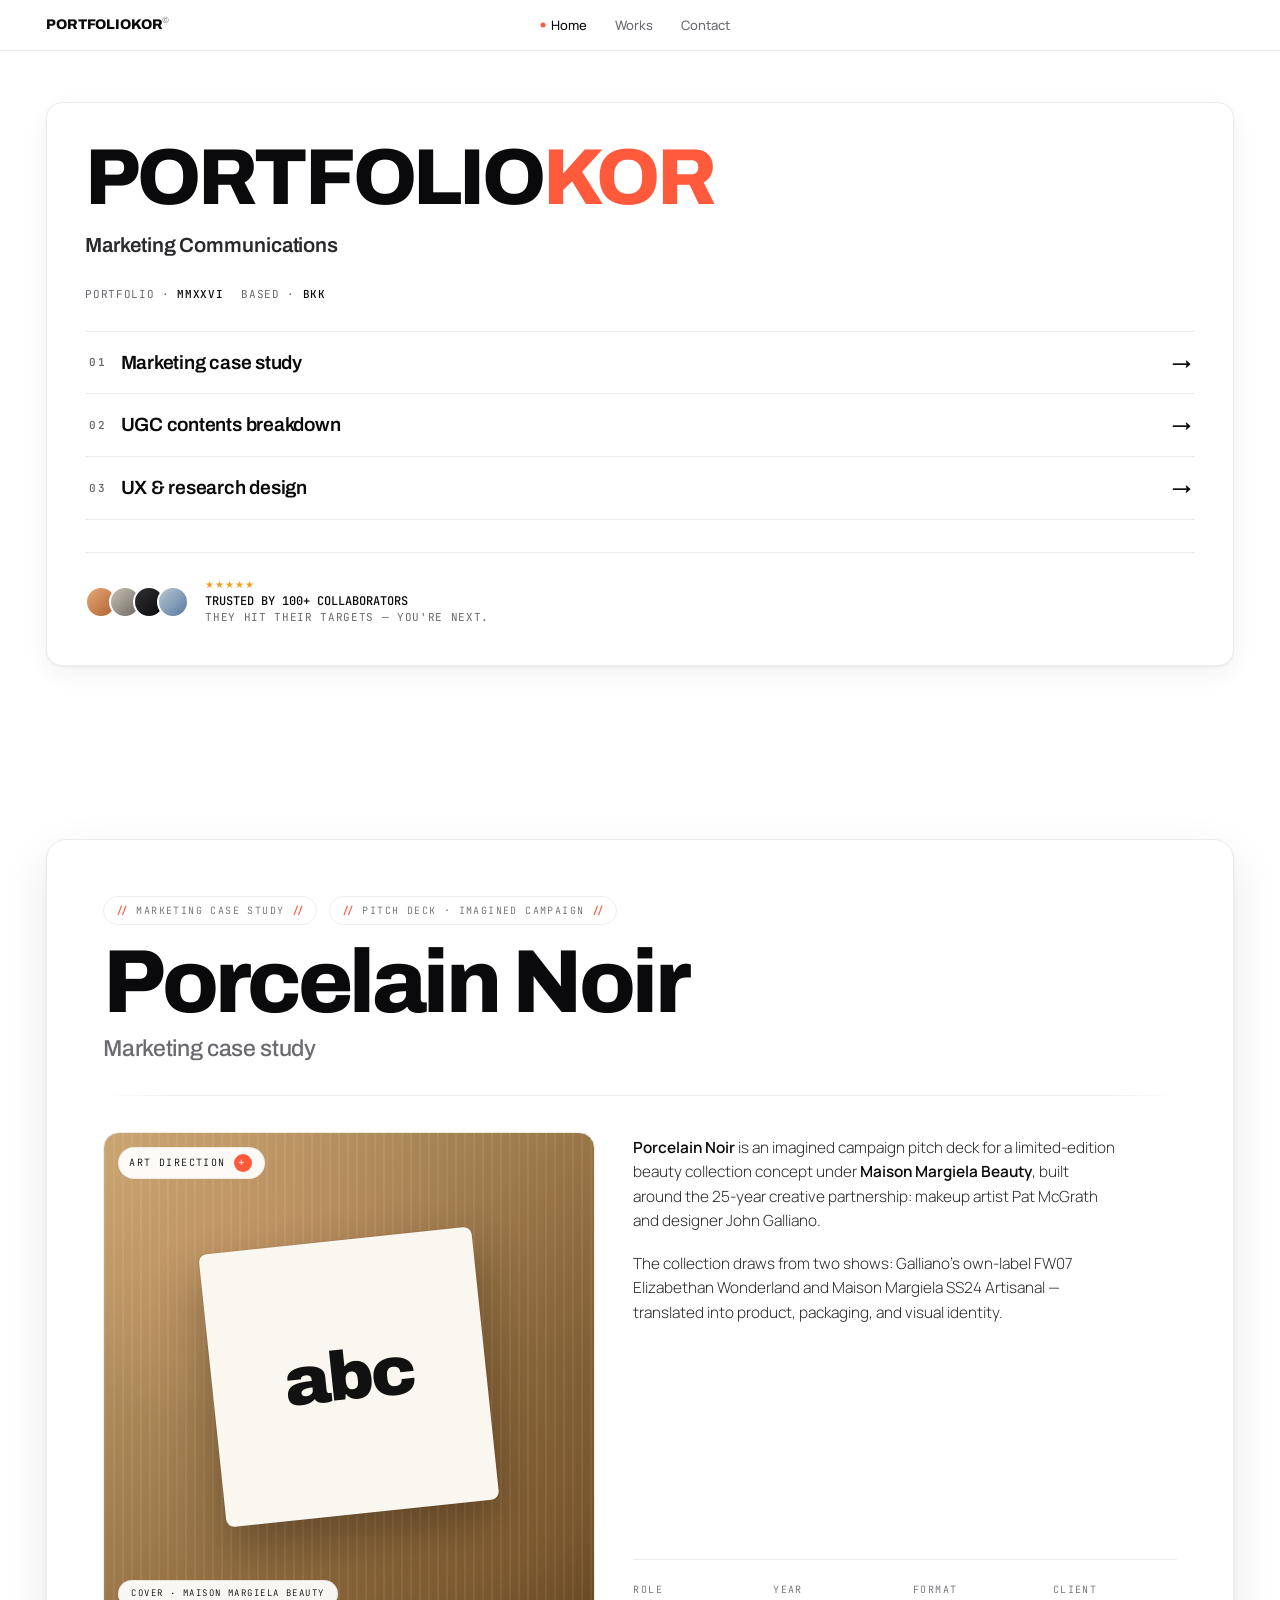
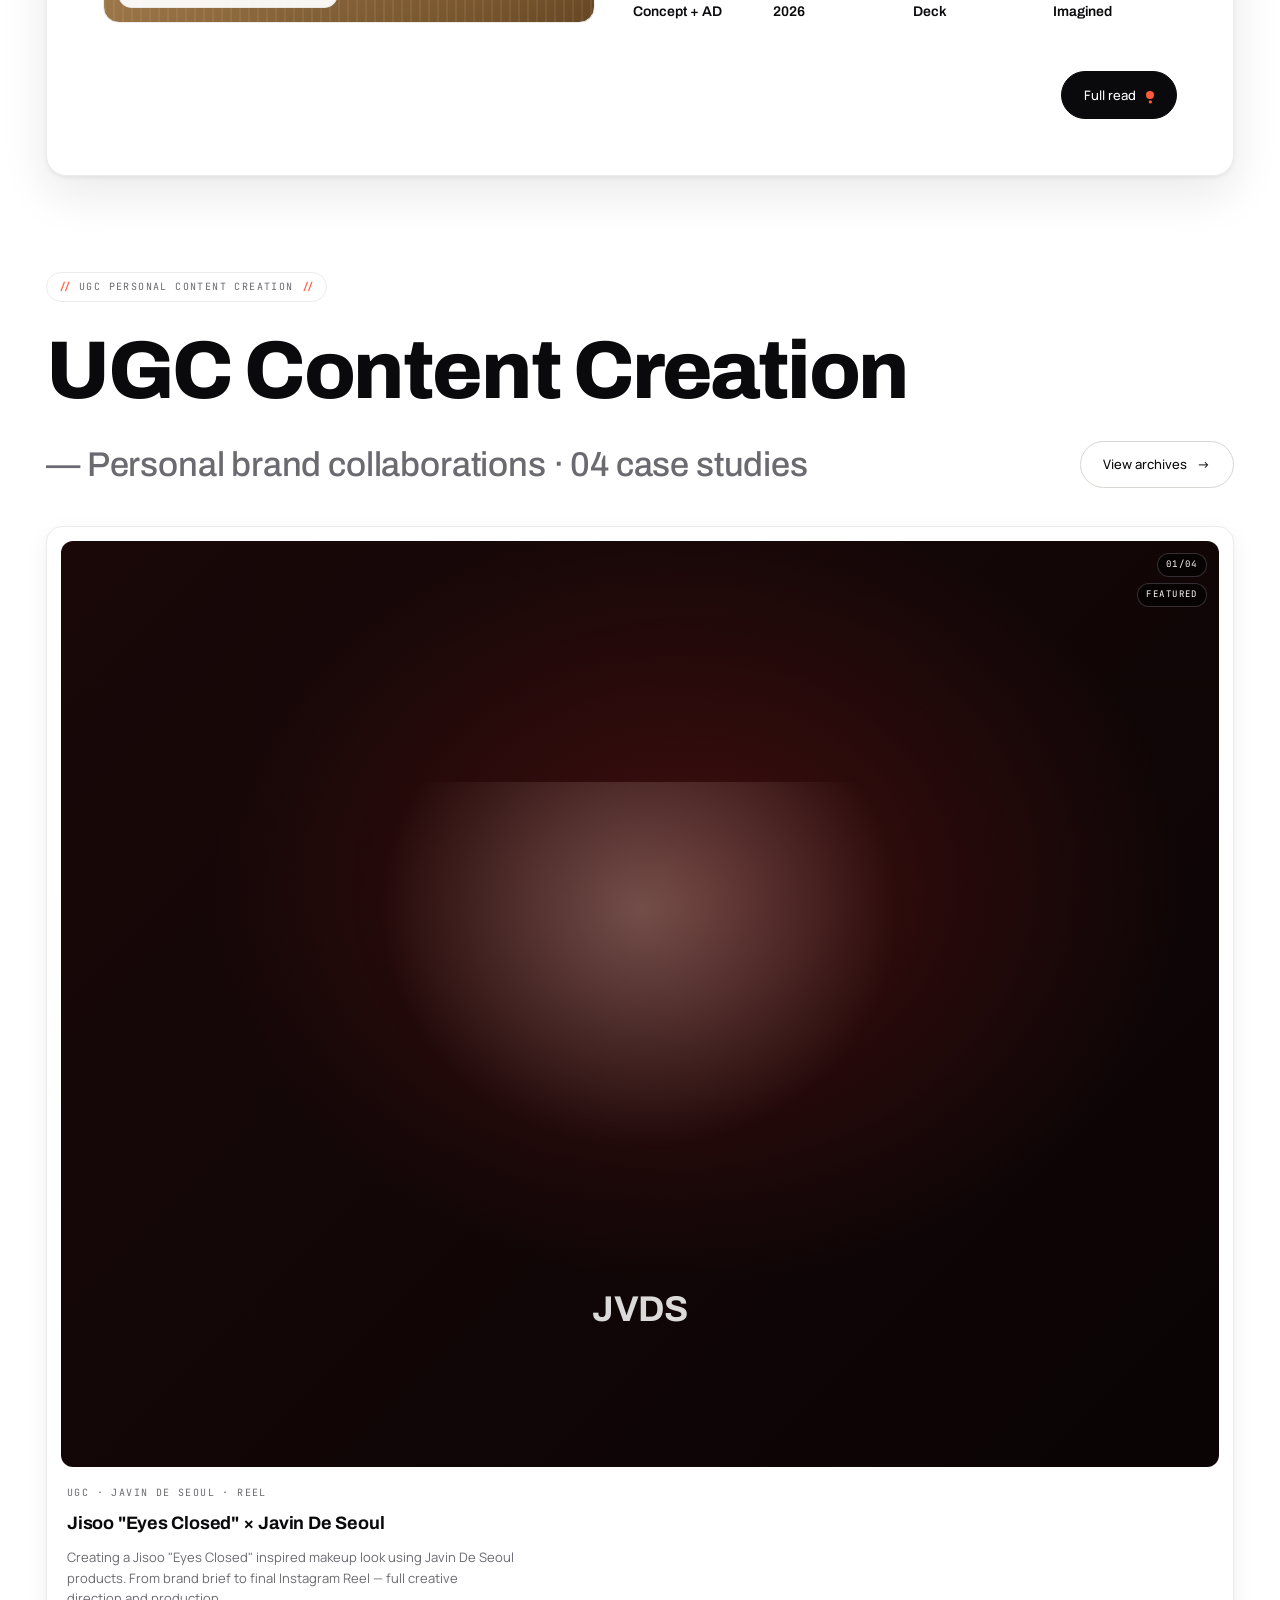
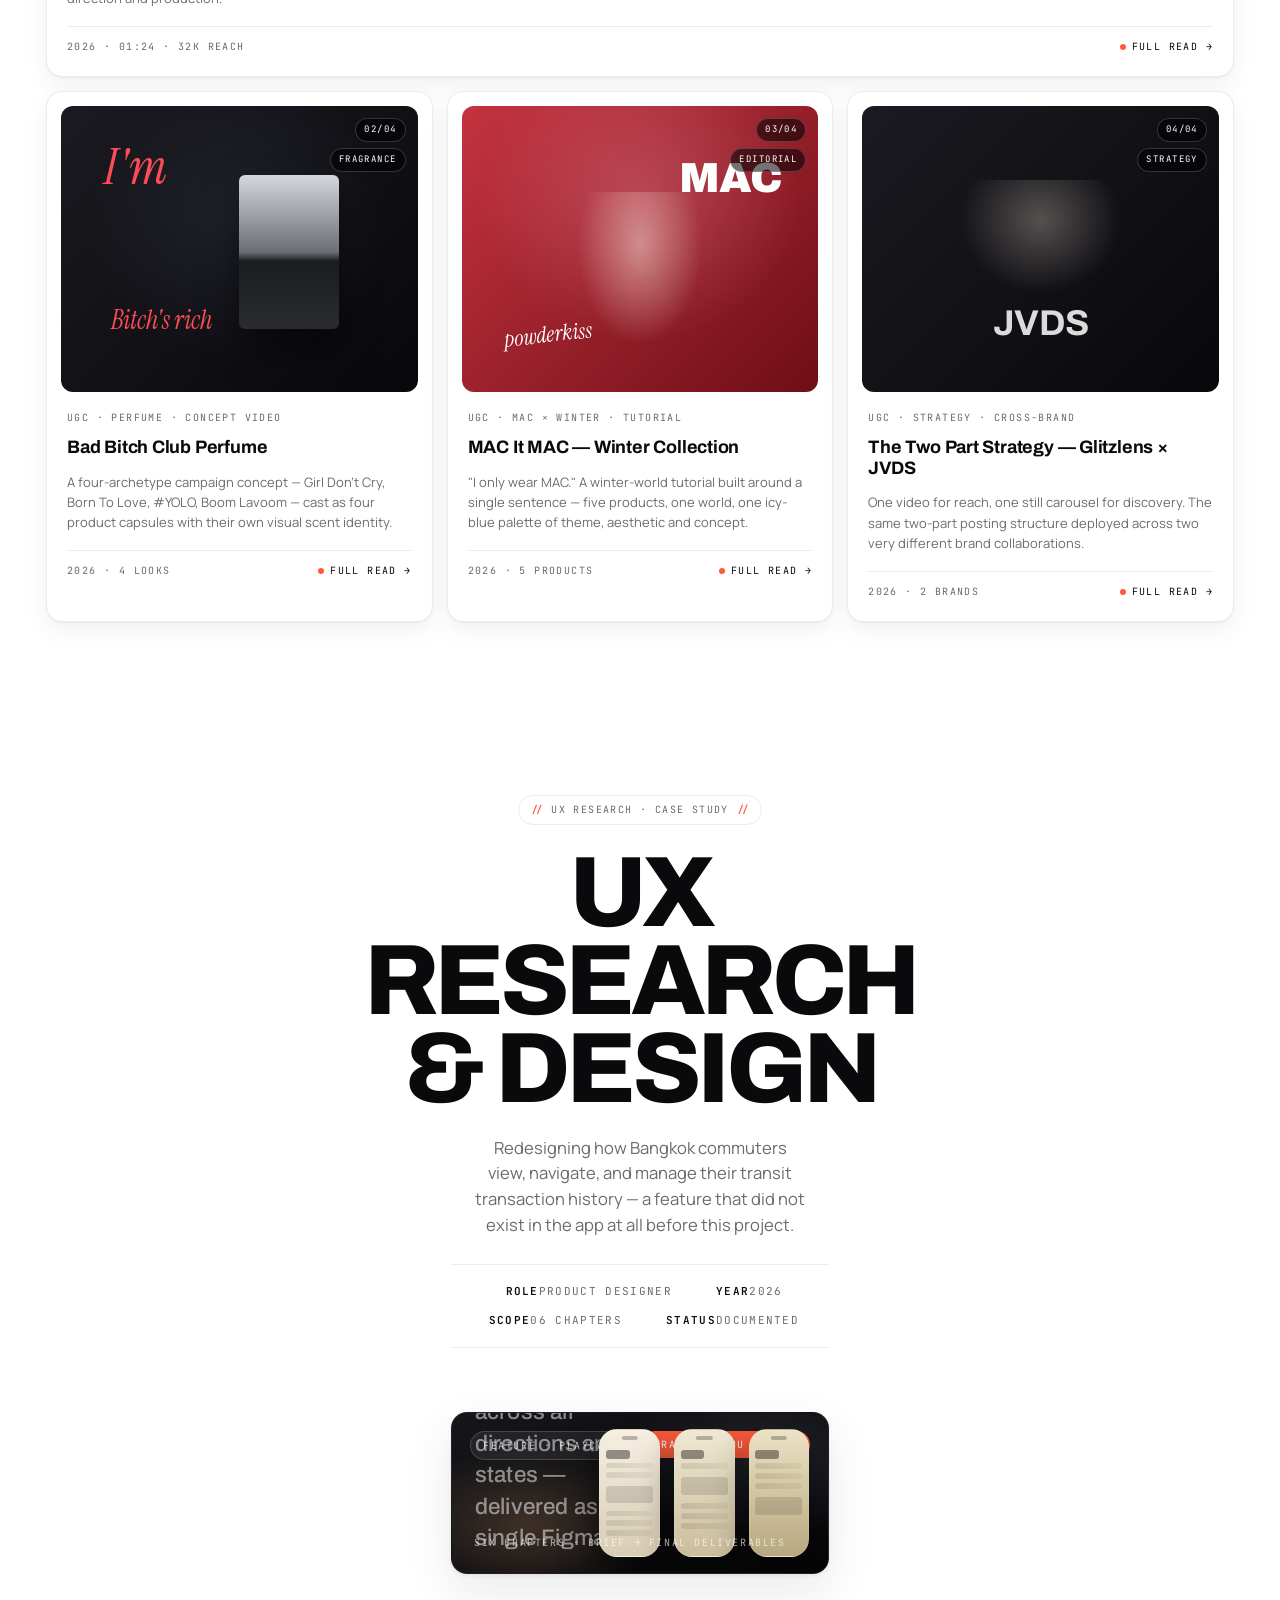
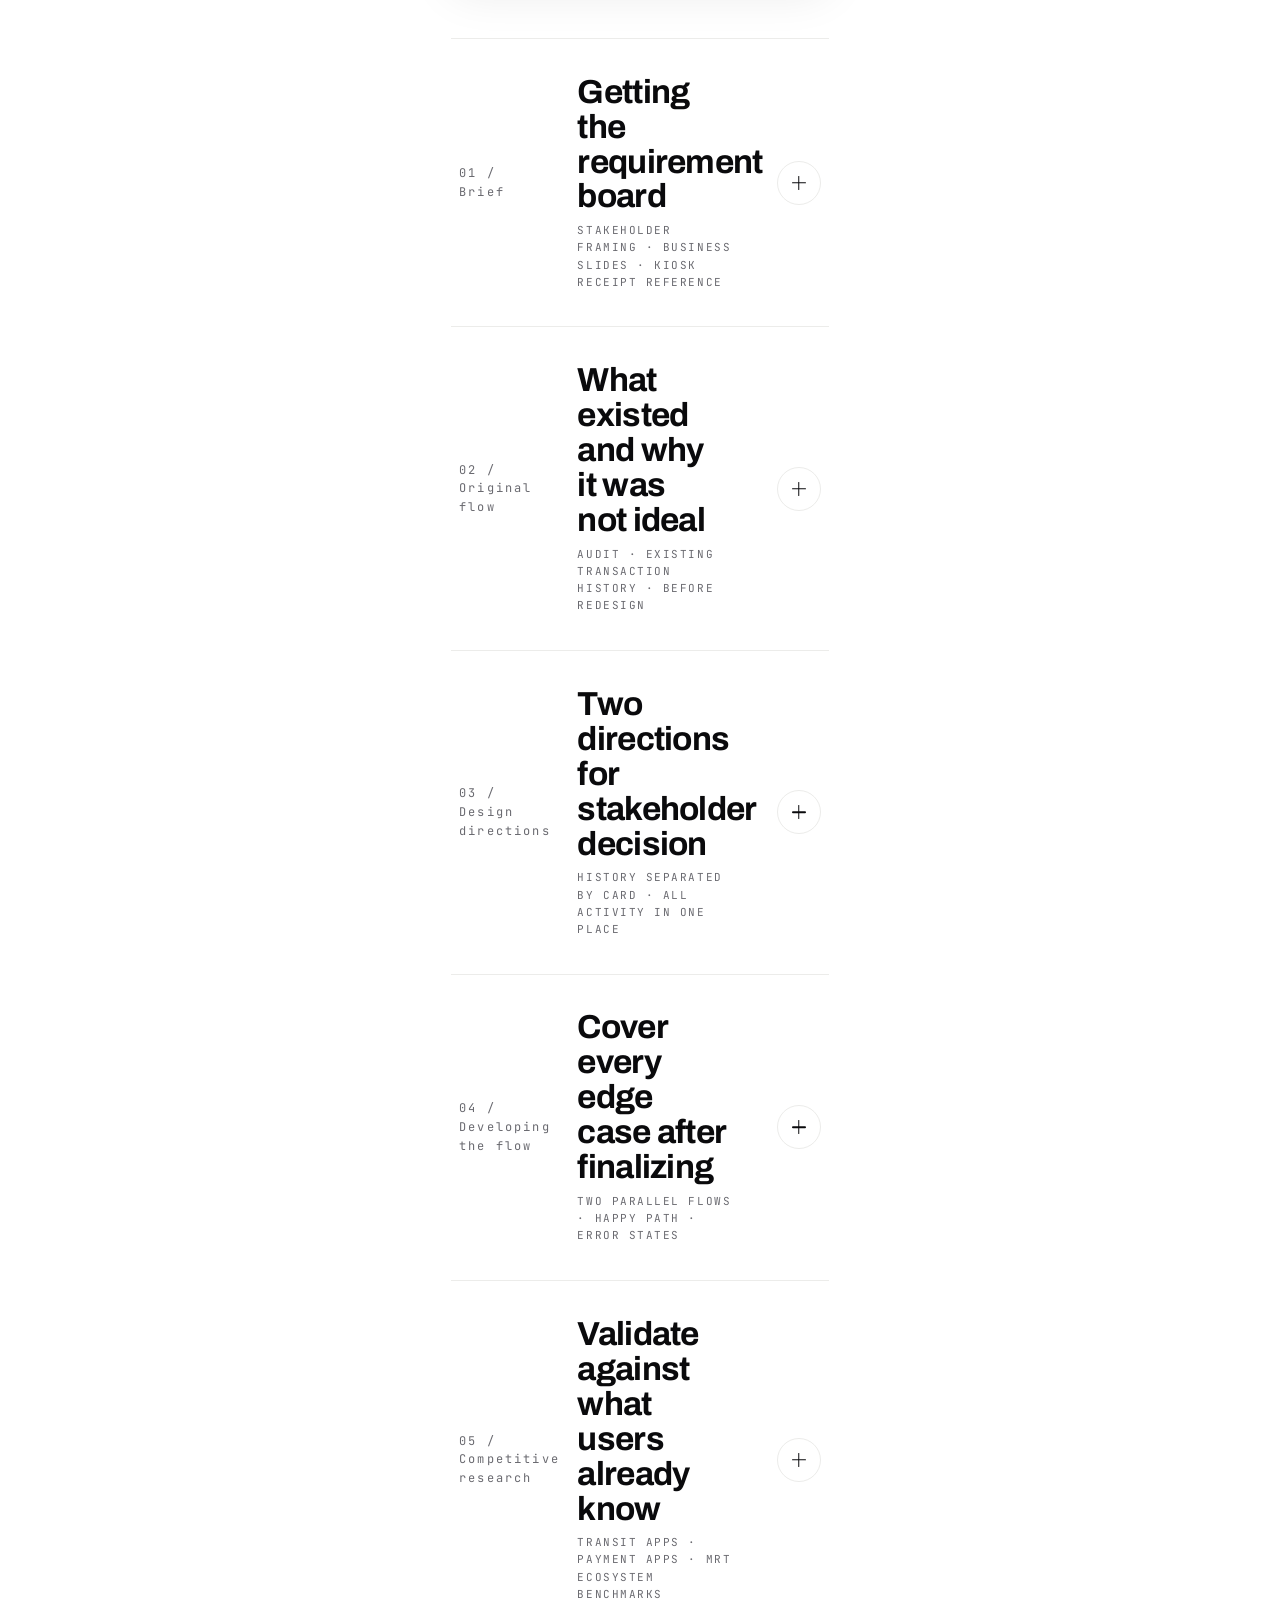
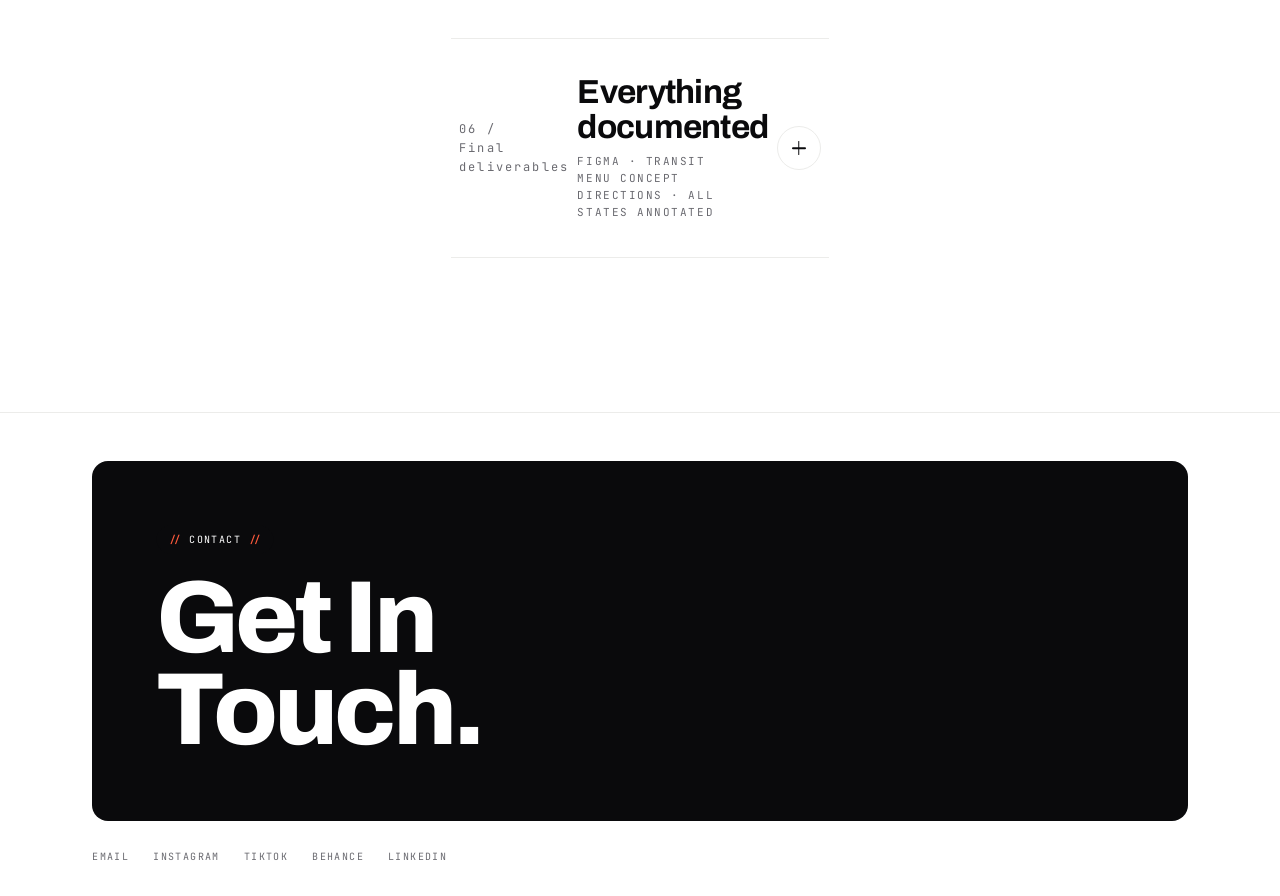
<file: index-bundle-src.html>
<!doctype html>
<html lang="en">
<head>
<meta charset="utf-8">
<meta name="viewport" content="width=device-width, initial-scale=1">
<title>PORTFOLIOKOR · Marketing Communications</title>
<link rel="preconnect" href="https://fonts.googleapis.com">
<link rel="preconnect" href="https://fonts.gstatic.com" crossorigin>
<link href="https://fonts.googleapis.com/css2?family=Archivo:wght@400;500;600;700;800;900&family=Manrope:wght@300;400;500;600;700&family=JetBrains+Mono:wght@400;500;600&family=Instrument+Serif:ital@0;1&display=swap" rel="stylesheet">
<link rel="stylesheet" href="site.css">
<template id="__bundler_thumbnail">
  <svg xmlns="http://www.w3.org/2000/svg" viewBox="0 0 200 200">
    <rect width="200" height="200" fill="#ffffff"/>
    <rect x="60" y="60" width="80" height="80" rx="12" fill="#0a0a0c"/>
    <text x="100" y="118" text-anchor="middle" font-family="Helvetica, Arial, sans-serif" font-weight="900" font-size="38" fill="#ffffff" letter-spacing="-2">PK</text>
    <circle cx="148" cy="68" r="6" fill="#ff5a3c"/>
  </svg>
</template>
<style>
  /* ===== HOME — page local ===== */

  /* Hero ============================================================== */
  .hero{
    padding: clamp(28px, 4vw, 56px) var(--pad-x) clamp(48px, 6vw, 80px);
    max-width: var(--max-w);
    margin: 0 auto;
  }
  .hero-grid{
    display: grid;
    grid-template-columns: 1fr;
    gap: clamp(24px, 3vw, 40px);
    align-items: stretch;
  }

  .hero-left{
    display: flex; flex-direction: column;
    gap: clamp(20px, 2.2vw, 32px);
    background: var(--card);
    border: 1px solid var(--line);
    border-radius: var(--r);
    padding: clamp(24px, 3vw, 40px);
    box-shadow: var(--shadow-1);
  }
  .hero-tags{ display: flex; flex-wrap: wrap; gap: 8px; }
  .hero-tags .tag-slash{ font-size: 10px; }

  .hero-name{
    font-family: var(--f-display);
    font-weight: 800;
    font-size: clamp(44px, 6.2vw, 88px);
    letter-spacing: -0.04em;
    line-height: 0.94;
    margin: 0;
    color: var(--ink);
    text-wrap: balance;
  }
  .hero-name .accent{ color: var(--accent); }
  .hero-role{
    margin-top: 14px;
    font-family: var(--f-display);
    font-weight: 600;
    font-size: clamp(18px, 1.6vw, 22px);
    letter-spacing: -0.005em;
    color: var(--ink-2);
  }

  .hero-meta{
    margin-top: 24px;
    display: flex; flex-wrap: wrap; gap: 18px;
    font-family: var(--f-mono);
    font-size: 11px;
    letter-spacing: 0.06em;
    text-transform: uppercase;
    color: var(--muted);
  }
  .hero-meta span b{ color: var(--ink); font-weight: 500; }

  .hero-cta-row{
    margin-top: 28px;
    display: flex; gap: 10px; flex-wrap: wrap;
    align-items: center;
  }

  /* Hero jump-links to work sections */
  .hero-jump{
    margin-top: 28px;
    display: flex; flex-direction: column;
    border-top: 1px solid var(--line);
  }
  .hero-jump a{
    display: flex; align-items: center; gap: 14px;
    padding: 16px 4px;
    border-bottom: 1px solid var(--line);
    font-family: var(--f-display);
    font-weight: 600;
    font-size: clamp(16px, 1.5vw, 20px);
    letter-spacing: -0.012em;
    color: var(--ink);
    transition: padding-left .25s ease, color .2s ease;
  }
  .hero-jump a:hover{ padding-left: 14px; color: var(--accent); }
  .hero-jump a .hj-n{
    font-family: var(--f-mono);
    font-size: 11px;
    letter-spacing: 0.14em;
    color: var(--muted);
    transition: color .2s ease;
  }
  .hero-jump a:hover .hj-n{ color: var(--accent); }
  .hero-jump a .arr{
    margin-left: auto;
    transition: transform .25s ease;
  }
  .hero-jump a:hover .arr{ transform: translateX(4px); }

  .trusted{
    margin-top: 4px;
    padding-top: 24px;
    border-top: 1px solid var(--line);
    display: flex; align-items: center; gap: 16px;
  }
  .trust-avatars{ display: flex; }
  .trust-avatars i{
    width: 32px; height: 32px;
    border-radius: 50%;
    border: 2px solid var(--card);
    margin-left: -8px;
    background: var(--canvas);
    display: block;
  }
  .trust-avatars i:nth-child(1){ background: linear-gradient(135deg, #e8a978, #b06030); margin-left: 0; }
  .trust-avatars i:nth-child(2){ background: linear-gradient(135deg, #c8c4b8, #6a6660); }
  .trust-avatars i:nth-child(3){ background: linear-gradient(135deg, #303034, #0a0a0c); }
  .trust-avatars i:nth-child(4){ background: linear-gradient(135deg, #b8c8d4, #5878a0); }

  .trust-meta{
    font-family: var(--f-mono);
    font-size: 11px;
    letter-spacing: 0.06em;
    text-transform: uppercase;
    color: var(--muted);
    line-height: 1.45;
  }
  .trust-meta b{ color: var(--ink); display: block; font-weight: 500; font-size: 12px; letter-spacing: 0; }
  .trust-meta .stars{ color: #f0a020; letter-spacing: 1px; font-size: 10px; }

  /* Right bento --- 6 cells */
  .hero-right{
    display: grid;
    grid-template-columns: 1fr 1fr;
    grid-template-rows: 1.3fr 1fr 1fr;
    gap: 14px;
    min-height: 540px;
  }
  @media (max-width: 980px){
    .hero-right{
      grid-template-columns: 1fr 1fr;
      grid-template-rows: 220px 220px 220px;
    }
  }
  .hero-right .cell{
    border-radius: var(--r);
    overflow: hidden;
    position: relative;
    border: 1px solid var(--line);
    box-shadow: var(--shadow-1);
  }
  .hero-right .cell-1{ grid-column: 1 / 3; }
  /* the rest fill the 2x2 grid below */

  /* CTA "+" round button */
  .cta-plus{
    display: inline-flex; align-items: center; gap: 0;
    background: var(--dark);
    color: #fff;
    padding: 4px 4px 4px 18px;
    border-radius: 999px;
    font-family: var(--f-body); font-weight: 500; font-size: 13px;
  }
  .cta-plus .plus{
    width: 32px; height: 32px;
    border-radius: 50%;
    background: var(--accent);
    color: #fff;
    display: grid; place-items: center;
    margin-left: 14px;
    font-size: 16px; line-height: 1;
  }

  /* ============================================================
     MARKETING CASE STUDY ("Porcelain Noir") — asymmetric
     ============================================================ */
  .pn-grid{
    display: grid;
    grid-template-columns: 0.85fr 1.15fr;
    gap: clamp(24px, 4vw, 60px);
    align-items: start;
  }
  @media (max-width: 880px){ .pn-grid{ grid-template-columns: 1fr; } }
  .pn-left{ display: flex; flex-direction: column; gap: 18px; padding-top: 8px; }
  .pn-card{
    background: var(--card);
    border: 1px solid var(--line);
    border-radius: var(--r);
    padding: 22px;
    box-shadow: var(--shadow-1);
    display: grid;
    grid-template-columns: 280px 1fr;
    gap: 26px;
    align-items: stretch;
  }
  @media (max-width: 720px){ .pn-card{ grid-template-columns: 1fr; } }
  .pn-img{
    aspect-ratio: 1/1;
    border-radius: var(--r-sm);
    overflow: hidden;
    position: relative;
    background:
      radial-gradient(80% 60% at 30% 25%, rgba(232,170,120,0.25), transparent 60%),
      radial-gradient(80% 60% at 80% 80%, rgba(190,130,70,0.18), transparent 60%),
      linear-gradient(135deg, #c9a572 0%, #8f6b3f 60%, #5e4222 100%);
  }
  .pn-img::before{
    content:"";
    position: absolute; inset: 0;
    background: repeating-linear-gradient(90deg, rgba(255,200,120,0.10) 0 2px, transparent 2px 9px);
    mix-blend-mode: screen; opacity: .8;
  }
  .pn-img .marker{
    position: absolute; top: 14px; left: 14px;
    padding: 5px 10px;
    background: rgba(255,255,255,0.92);
    border-radius: 999px;
    border: 1px solid rgba(0,0,0,0.06);
    font-family: var(--f-mono);
    font-size: 10px;
    letter-spacing: 0.14em;
    text-transform: uppercase;
    color: var(--ink);
    display: inline-flex; align-items: center; gap: 8px;
  }
  .pn-img .marker .plus{
    width: 16px; height: 16px;
    border-radius: 50%;
    background: var(--accent);
    color: #fff;
    display: grid; place-items: center;
    font-size: 10px; line-height: 1;
  }
  .pn-img .abc{
    position: absolute; top: 50%; left: 50%;
    transform: translate(-50%, -50%) rotate(-6deg);
    background: #faf7f1;
    color: #111;
    width: 60%; aspect-ratio: 1/1;
    display: grid; place-items: center;
    font-family: var(--f-display);
    font-weight: 900;
    font-size: clamp(40px, 5vw, 72px);
    letter-spacing: -0.04em;
    box-shadow: 0 24px 50px rgba(0,0,0,0.25), 0 0 0 1px rgba(0,0,0,0.04);
    border-radius: 6px;
  }
  .pn-copy{ display: flex; flex-direction: column; gap: 14px; padding: 6px 4px; }
  .pn-copy p{
    font-family: var(--f-body);
    font-size: 15px;
    line-height: 1.55;
    color: var(--ink-2);
    margin: 0;
    max-width: 52ch;
  }
  .pn-copy strong{ color: var(--ink); font-weight: 600; }
  .pn-meta-row{
    display: grid; grid-template-columns: repeat(3, 1fr) auto;
    gap: 18px;
    padding-top: 18px;
    border-top: 1px solid var(--line);
    margin-top: 6px;
    font-family: var(--f-mono); font-size: 10px;
    letter-spacing: 0.14em; text-transform: uppercase;
    color: var(--muted);
  }
  .pn-meta-row b{ color: var(--ink); font-weight: 500; display: block; margin-top: 4px; }
  .pn-meta-row .read-link{
    align-self: end;
    font-family: var(--f-body); font-size: 13px; letter-spacing: 0;
    text-transform: none; color: var(--ink);
    text-decoration: none;
    padding-bottom: 2px;
    border-bottom: 1px solid var(--ink);
  }

  /* ============================================================
     UGC SECTION — bento (feature + 3 cards)
     ============================================================ */
  .ugc-head{
    display: grid;
    grid-template-columns: 1fr auto;
    align-items: end;
    gap: 24px;
    margin-bottom: 22px;
  }
  .ugc-feat{
    position: relative;
    height: clamp(360px, 46vw, 560px);
    border-radius: var(--r);
    overflow: hidden;
    border: 1px solid var(--line);
    box-shadow: var(--shadow-1);
    background:
      radial-gradient(70% 100% at 30% 50%, rgba(220,30,30,0.45), transparent 60%),
      linear-gradient(135deg, #2a0c0c 0%, #420e0e 35%, #150505 100%);
    color: #fff;
  }
  .ugc-feat .feat-stage{
    position: absolute; left: 0; right: 0; bottom: 0; height: 38%;
    background: linear-gradient(180deg, rgba(180,0,0,0) 0%, rgba(220,30,30,0.65) 100%);
  }
  .ugc-feat .feat-figure{
    position: absolute; right: 6%; bottom: 0; width: 36%; height: 92%;
    background:
      radial-gradient(60% 90% at 50% 30%, rgba(245,230,220,0.45), transparent 70%),
      radial-gradient(50% 70% at 50% 70%, rgba(20,15,15,0.55), transparent 70%);
  }
  .ugc-feat .feat-mini{
    position: absolute; bottom: 8%; left: 8%; width: 38%; height: 18%;
    display: grid; grid-template-columns: repeat(5, 1fr); gap: 8px;
  }
  .ugc-feat .feat-mini > i{
    background: linear-gradient(180deg, #d8d3cc 0%, #6a625a 100%);
    border: 1px solid rgba(0,0,0,0.4);
    border-radius: 4px;
    display: block;
  }
  .ugc-feat .feat-mini > i:nth-child(2){ background: linear-gradient(180deg, #211814, #0a0605); }
  .ugc-feat .feat-mini > i:nth-child(3){ background: linear-gradient(180deg, #efeae3, #7c7269); }
  .ugc-feat .feat-title{
    position: absolute; left: 6%; top: 18%;
    font-family: var(--f-display);
    font-weight: 800;
    line-height: 0.9;
    letter-spacing: -0.03em;
    font-size: clamp(40px, 6.6vw, 104px);
    margin: 0;
    color: #fff;
    text-shadow: 0 4px 30px rgba(0,0,0,0.5);
  }
  .ugc-feat .feat-sub{
    position: absolute; left: 6%; top: calc(18% + 4.5em);
    font-family: var(--f-edit);
    font-style: italic;
    font-size: clamp(18px, 1.6vw, 28px);
    color: rgba(255,255,255,0.92);
  }
  .ugc-feat .feat-corner{
    position: absolute; top: 16px; right: 16px;
    display: flex; gap: 8px;
  }
  .ugc-feat .feat-corner span{
    padding: 5px 10px;
    background: rgba(255,255,255,0.16);
    backdrop-filter: blur(8px);
    border: 1px solid rgba(255,255,255,0.18);
    border-radius: 999px;
    font-family: var(--f-mono);
    font-size: 10px;
    letter-spacing: 0.14em;
    text-transform: uppercase;
    color: #fff;
  }
  .ugc-feat .feat-bottom-meta{
    position: absolute; left: 18px; bottom: 18px;
    font-family: var(--f-mono);
    font-size: 10px;
    letter-spacing: 0.16em;
    text-transform: uppercase;
    color: rgba(255,255,255,0.85);
    padding: 5px 10px;
    background: rgba(255,255,255,0.16);
    backdrop-filter: blur(8px);
    border: 1px solid rgba(255,255,255,0.18);
    border-radius: 999px;
  }

  .ugc-feat-foot{
    margin-top: 22px;
    display: grid;
    grid-template-columns: 1.4fr auto auto;
    gap: 24px;
    align-items: center;
  }
  @media (max-width: 760px){ .ugc-feat-foot{ grid-template-columns: 1fr; } }
  .ugc-feat-foot .h{
    font-family: var(--f-display); font-weight: 700;
    font-size: clamp(22px, 2.4vw, 30px); letter-spacing: -0.018em;
    line-height: 1.1; margin: 0; color: var(--ink);
  }
  .ugc-feat-foot .p{
    margin: 8px 0 0;
    font-family: var(--f-body);
    font-size: 14px;
    line-height: 1.55;
    color: var(--muted);
    max-width: 60ch;
  }

  /* 3 case study cards row */
  .ugc-grid{
    display: grid;
    grid-template-columns: repeat(3, 1fr);
    gap: var(--gap);
    margin-top: var(--gap);
  }
  .ugc-grid.four{
    grid-template-columns: repeat(4, 1fr);
  }
  @media (max-width: 1100px){
    .ugc-grid.four{ grid-template-columns: repeat(2, 1fr); }
  }
  @media (max-width: 880px){ .ugc-grid{ grid-template-columns: 1fr; } }

  /* Featured wide card on top */
  .ugc-card-wide{
    display: grid;
    grid-template-columns: 0.72fr 1fr;
    gap: 0;
    margin-top: clamp(24px, 3vw, 40px);
    overflow: hidden;
    background: var(--card);
    border: 1px solid var(--line);
    border-radius: var(--r);
    box-shadow: var(--shadow-1);
    transition: transform 160ms ease, box-shadow 160ms ease;
  }
  .ugc-card-wide:hover{ transform: translateY(-2px); box-shadow: var(--shadow-2); }
  .ugc-card-wide .ugc-cover{
    position: relative;
    aspect-ratio: auto;
    min-height: 240px;
    margin: 14px 0 14px 14px;
    border-radius: var(--r-sm);
    overflow: hidden;
  }
  .ugc-card-wide .ugc-body{
    padding: clamp(24px, 3vw, 40px) clamp(24px, 3vw, 40px) clamp(20px, 2.4vw, 32px);
    display: flex; flex-direction: column; gap: 12px;
    justify-content: center;
  }
  .ugc-card-wide .ugc-body .title{
    font-size: clamp(22px, 2.4vw, 32px);
    line-height: 1.1;
  }
  .ugc-card-wide .ugc-body .desc{
    font-size: 14px;
    max-width: 56ch;
  }
  @media (max-width: 880px){
    .ugc-card-wide{ grid-template-columns: 1fr; }
    .ugc-card-wide .ugc-cover{
      margin: 14px 14px 0;
      aspect-ratio: 5/4; min-height: 0;
    }
  }
  .ugc-card{
    display: flex; flex-direction: column;
    background: var(--card);
    border: 1px solid var(--line);
    border-radius: var(--r);
    box-shadow: var(--shadow-1);
    overflow: hidden;
    transition: transform 160ms ease, box-shadow 160ms ease;
  }
  .ugc-card:hover{ transform: translateY(-2px); box-shadow: var(--shadow-2); }
  .ugc-card .ugc-cover{
    position: relative;
    aspect-ratio: 5/4;
    overflow: hidden;
    margin: 14px 14px 0;
    border-radius: var(--r-sm);
  }
  .ugc-cover .cv-meta{
    position: absolute; top: 12px; right: 12px;
    display: flex; flex-direction: column; gap: 6px; align-items: flex-end;
    z-index: 2;
  }
  .ugc-cover .cv-meta span{
    font-family: var(--f-mono); font-size: 9px;
    letter-spacing: 0.16em; text-transform: uppercase;
    padding: 4px 8px;
    background: rgba(255,255,255,0.92);
    border: 1px solid rgba(0,0,0,0.06);
    border-radius: 999px;
    color: var(--ink);
  }
  .ugc-cover.dark .cv-meta span{
    background: rgba(0,0,0,0.55);
    color: #fff;
    border-color: rgba(255,255,255,0.18);
  }
  .ugc-card .ugc-body{
    padding: 18px 20px 22px;
    display: flex; flex-direction: column; gap: 10px;
  }
  .ugc-card .ugc-body .tag{
    font-family: var(--f-mono);
    font-size: 10px;
    letter-spacing: 0.14em;
    text-transform: uppercase;
    color: var(--muted);
  }
  .ugc-card .ugc-body .title{
    font-family: var(--f-display);
    font-weight: 700;
    font-size: 18px;
    letter-spacing: -0.012em;
    color: var(--ink);
    margin: 2px 0 4px;
    line-height: 1.15;
  }
  .ugc-card .ugc-body .desc{
    font-family: var(--f-body);
    font-size: 13px;
    line-height: 1.55;
    color: var(--muted);
    margin: 0;
  }
  .ugc-card .ugc-body .row{
    display: flex; justify-content: space-between; align-items: center;
    margin-top: 8px;
    padding-top: 12px;
    border-top: 1px solid var(--line);
    font-family: var(--f-mono);
    font-size: 10px;
    letter-spacing: 0.14em;
    text-transform: uppercase;
    color: var(--muted);
  }
  .ugc-card .ugc-body .row .read{
    color: var(--ink);
    display: inline-flex; align-items: center; gap: 6px;
  }
  .ugc-card .ugc-body .row .read .dot-r{
    width: 6px; height: 6px; border-radius: 50%;
    background: var(--accent);
    display: inline-block;
  }

  /* Cover styles */
  .cover-bbc{
    background:
      radial-gradient(60% 70% at 50% 40%, rgba(150,170,200,0.10), transparent 70%),
      linear-gradient(135deg, #1a1a20 0%, #08080c 100%);
  }
  .cover-bbc::after{
    content:"I'm";
    position: absolute; top: 12%; left: 12%;
    font-family: var(--f-edit); font-style: italic;
    font-size: clamp(36px, 4vw, 56px);
    color: oklch(0.68 0.22 22);
    z-index: 1;
    line-height: 1;
  }
  .cover-bbc .smudge2{
    position: absolute; bottom: 18%; left: 14%;
    font-family: var(--f-edit); font-style: italic;
    font-size: 26px;
    color: oklch(0.68 0.22 22);
    z-index: 1;
  }
  .cover-bbc .bottle{
    position: absolute; right: 22%; top: 24%; bottom: 22%;
    width: 28%;
    background: linear-gradient(180deg, #d5d7dc 0%, #6c6e74 50%, #1a1c20 56%, #2a2c30 100%);
    border-radius: 6px;
    box-shadow: 0 18px 36px rgba(0,0,0,0.5);
  }

  .cover-mac{
    background:
      radial-gradient(70% 80% at 50% 30%, rgba(240,150,170,0.30), transparent 65%),
      linear-gradient(135deg, #c43340, #6e0e16);
  }
  .cover-mac::after{
    content:"MAC";
    position: absolute; top: 14%; right: 10%;
    font-family: var(--f-display); font-weight: 900;
    font-size: clamp(28px, 3.4vw, 42px);
    color: #fff;
    letter-spacing: -0.02em;
    z-index: 1;
  }
  .cover-mac .smudge{
    position: absolute; bottom: 14%; left: 12%;
    font-family: var(--f-edit); font-style: italic;
    font-size: 22px;
    color: #fff;
    transform: rotate(-6deg);
    z-index: 1;
  }
  .cover-mac .face{
    position: absolute; left: 25%; right: 25%; top: 30%; bottom: 8%;
    background: radial-gradient(50% 80% at 50% 30%, rgba(245,225,210,0.5), transparent 70%);
  }

  .cover-jvds{
    background:
      radial-gradient(70% 70% at 55% 38%, rgba(200,40,40,0.25), transparent 60%),
      linear-gradient(135deg, #1a0808, #0a0405);
  }
  .cover-jvds::after{
    content:"JVDS";
    position: absolute; bottom: 14%; left: 50%;
    transform: translateX(-50%);
    font-family: var(--f-display); font-weight: 700;
    font-size: clamp(24px, 2.8vw, 36px);
    color: rgba(255,255,255,0.85);
    letter-spacing: -0.01em;
    z-index: 1;
  }
  .cover-jvds .glyph{
    position: absolute; left: 18%; right: 18%; top: 26%; bottom: 28%;
    background: radial-gradient(50% 80% at 50% 30%, rgba(245,225,210,0.30), transparent 70%);
  }

  /* ============================================================
     UX RESEARCH section
     ============================================================ */
  .ux-card{
    margin-top: 18px;
    border-radius: var(--r);
    overflow: hidden;
    border: 1px solid var(--line);
    box-shadow: var(--shadow-1);
    aspect-ratio: 16/6;
    position: relative;
    background:
      radial-gradient(70% 70% at 30% 25%, rgba(232,180,140,0.22), transparent 60%),
      radial-gradient(60% 60% at 80% 80%, rgba(160,150,130,0.15), transparent 60%),
      linear-gradient(160deg, #f1ece1 0%, #d8d0bf 100%);
  }
  .ux-card .ux-circle{
    position: absolute; left: 50%; top: 48%;
    transform: translate(-50%, -50%);
    width: 64px; height: 64px;
    border-radius: 50%;
    background:
      radial-gradient(circle at 35% 30%, #ffffff 0%, #c0c0c5 50%, #6d6f74 100%);
    box-shadow:
      inset 0 2px 4px rgba(255,255,255,0.7),
      0 8px 28px rgba(0,0,0,0.22);
  }
  .ux-card .ux-bottom{
    position: absolute; bottom: 16px; left: 0; right: 0;
    text-align: center;
    font-family: var(--f-mono);
    font-size: 10px;
    letter-spacing: 0.14em;
    text-transform: uppercase;
    color: var(--muted);
  }
  .ux-card .ux-bottom .lum{ font-size: 10px; color: rgba(0,0,0,0.5); }
  .ux-card .ux-bottom .title{
    margin-top: 4px;
    font-family: var(--f-display);
    font-size: 22px; font-weight: 600;
    color: rgba(0,0,0,0.85);
    letter-spacing: -0.01em;
    text-transform: none;
  }
  .ux-card .ux-corner{
    position: absolute; top: 14px; left: 14px;
    padding: 5px 10px;
    background: rgba(255,255,255,0.85);
    border: 1px solid rgba(0,0,0,0.06);
    border-radius: 999px;
    font-family: var(--f-mono); font-size: 10px;
    letter-spacing: 0.16em; text-transform: uppercase;
    color: var(--ink);
  }
  .ux-card .ux-corner-r{
    position: absolute; top: 14px; right: 14px;
    padding: 5px 10px;
    background: rgba(0,0,0,0.85);
    color: #fff;
    border-radius: 999px;
    font-family: var(--f-mono); font-size: 10px;
    letter-spacing: 0.16em; text-transform: uppercase;
  }

  /* checklist as bento grid */
  .ux-grid{
    margin-top: 14px;
    display: grid;
    grid-template-columns: repeat(5, 1fr);
    gap: var(--gap);
  }
  @media (max-width: 1100px){ .ux-grid{ grid-template-columns: repeat(3, 1fr); } }
  @media (max-width: 720px){ .ux-grid{ grid-template-columns: 1fr 1fr; } }

  .ux-box{
    background: var(--card);
    border: 1px solid var(--line);
    border-radius: var(--r);
    padding: 22px 20px 22px;
    box-shadow: var(--shadow-1);
    display: flex; flex-direction: column; gap: 12px;
    min-height: 220px;
  }
  .ux-box .ico{
    width: 32px; height: 32px;
    display: grid; place-items: center;
    border-radius: 8px;
    background: var(--canvas);
    border: 1px solid var(--line);
    color: var(--ink);
  }
  .ux-box .ico svg{ width: 16px; height: 16px; }
  .ux-box .h{
    font-family: var(--f-display);
    font-weight: 700;
    font-size: 15px;
    letter-spacing: -0.005em;
    color: var(--ink);
    margin: 6px 0 2px;
    line-height: 1.2;
  }
  .ux-box .p{
    font-family: var(--f-body);
    font-size: 12.5px;
    line-height: 1.55;
    color: var(--muted);
    margin: 0;
  }
  .ux-box .num{
    margin-top: auto;
    font-family: var(--f-mono);
    font-size: 9px;
    letter-spacing: 0.18em;
    text-transform: uppercase;
    color: var(--muted-2);
  }

  /* Section header with asym layout */
  .sec-asym{
    display: grid;
    grid-template-columns: 0.85fr 1.15fr;
    gap: clamp(28px, 5vw, 80px);
    align-items: start;
  }
  @media (max-width: 880px){ .sec-asym{ grid-template-columns: 1fr; } }
  .sec-asym .left{ display: flex; flex-direction: column; gap: 16px; padding-top: 8px; }
  .sec-asym .left .sub{ color: var(--muted); font-size: 14.5px; line-height: 1.55; max-width: 36ch; }
  .sec-asym .left .more{
    margin-top: 8px;
    display: inline-flex; gap: 8px; align-items: center;
    font-family: var(--f-mono);
    font-size: 11px;
    letter-spacing: 0.12em;
    text-transform: uppercase;
    color: var(--ink);
  }
  .sec-asym .left .more::after{
    content: "→";
  }

  /* ============================================================
     UX RESEARCH — Editorial accordion case study
     ============================================================ */
  .ux-section{
    padding-top: clamp(40px, 6vw, 96px);
  }

  /* Header — centered editorial intro */
  .ux-header{
    max-width: 920px;
    margin: 0 auto;
    text-align: center;
    display: flex;
    flex-direction: column;
    gap: 18px;
    align-items: center;
  }
  .ux-header .tag-slash{ align-self: center; }
  .ux-title{
    font-family: var(--f-display);
    font-weight: 800;
    font-size: clamp(56px, 9.4vw, 156px);
    letter-spacing: -0.045em;
    line-height: 0.88;
    margin: 6px 0 0;
    color: var(--ink);
    text-transform: uppercase;
  }
  .ux-deck{
    font-family: var(--f-body);
    font-size: clamp(15px, 1.3vw, 18px);
    line-height: 1.55;
    color: var(--muted);
    max-width: 64ch;
    margin: 4px auto 0;
    text-wrap: balance;
  }
  .ux-meta-row{
    margin-top: 8px;
    display: flex;
    flex-wrap: wrap;
    justify-content: center;
    column-gap: 36px; row-gap: 12px;
    padding: 18px 24px;
    border-top: 1px solid var(--line);
    border-bottom: 1px solid var(--line);
    width: 100%;
    max-width: 760px;
    font-family: var(--f-mono);
    font-size: 11px;
    letter-spacing: 0.12em;
    text-transform: uppercase;
    color: var(--muted);
  }
  .ux-meta-row b{
    color: var(--ink);
    font-weight: 600;
    margin-left: 8px;
  }

  /* Hero visual — directly below title */
  .ux-hero-visual{
    margin: clamp(40px, 5vw, 64px) auto 0;
    width: 100%;
    aspect-ratio: 21/9;
    position: relative;
    border-radius: var(--r);
    overflow: hidden;
    background:
      radial-gradient(60% 80% at 20% 70%, rgba(232,170,120,0.22), transparent 60%),
      radial-gradient(70% 80% at 85% 30%, rgba(120,140,160,0.18), transparent 60%),
      linear-gradient(160deg, #16161a 0%, #050507 100%);
    color: #fff;
    box-shadow: var(--shadow-2);
    border: 1px solid rgba(255,255,255,0.05);
  }
  @media (max-width: 760px){ .ux-hero-visual{ aspect-ratio: 4/5; } }
  .ux-hero-visual .h-corner{
    position: absolute; top: 18px; left: 18px;
    font-family: var(--f-mono); font-size: 10px;
    letter-spacing: 0.16em; text-transform: uppercase;
    color: rgba(255,255,255,0.72);
    padding: 6px 12px;
    background: rgba(255,255,255,0.07);
    border: 1px solid rgba(255,255,255,0.16);
    border-radius: 999px;
    backdrop-filter: blur(8px);
  }
  .ux-hero-visual .h-stamp{
    position: absolute; top: 18px; right: 18px;
    font-family: var(--f-mono); font-size: 10px;
    letter-spacing: 0.16em; text-transform: uppercase;
    color: #fff;
    padding: 6px 12px;
    background: var(--accent);
    border-radius: 999px;
  }
  .ux-hero-visual .h-cap{
    position: absolute; bottom: 22px; left: 22px;
    font-family: var(--f-mono); font-size: 10px;
    letter-spacing: 0.16em; text-transform: uppercase;
    color: rgba(255,255,255,0.65);
  }
  .ux-hero-visual .h-title{
    position: absolute; left: 6%; right: 45%;
    bottom: 12%;
    font-family: var(--f-display); font-weight: 800;
    font-size: clamp(28px, 4.4vw, 64px);
    letter-spacing: -0.025em; line-height: 0.95;
    color: rgba(255,255,255,0.95);
    margin: 0;
    text-wrap: balance;
  }
  .ux-hero-visual .h-title span{
    color: rgba(255,255,255,0.5);
    display: block;
    font-size: 0.4em;
    font-weight: 500;
    letter-spacing: 0.01em;
    margin-top: 12px;
    line-height: 1.4;
    max-width: 36ch;
  }
  .ux-hero-visual .h-phones{
    position: absolute; right: 5%; top: 10%; bottom: 10%;
    display: flex; gap: 14px; align-items: stretch;
  }
  @media (max-width: 760px){ .ux-hero-visual .h-phones{ right: 50%; transform: translateX(50%); top: 6%; bottom: auto; height: 50%; } }
  .ux-hero-visual .h-phones .ph{
    aspect-ratio: 9/19;
    border-radius: 18px;
    background: linear-gradient(180deg, #f6efe2 0%, #d8cdb3 100%);
    border: 1px solid rgba(255,255,255,0.1);
    position: relative; overflow: hidden;
    box-shadow: 0 18px 36px rgba(0,0,0,0.5);
  }
  .ux-hero-visual .h-phones .ph::before{
    content:""; position: absolute; top: 6px; left: 50%; transform: translateX(-50%);
    width: 28%; height: 4px; border-radius: 999px;
    background: rgba(0,0,0,0.25);
  }
  .ux-hero-visual .h-phones .ph .scr{
    position: absolute; left: 10%; right: 10%; top: 16%; bottom: 16%;
    display: flex; flex-direction: column; gap: 4px;
  }
  .ux-hero-visual .h-phones .ph .scr i{
    height: 6px; border-radius: 3px;
    background: linear-gradient(90deg, rgba(0,0,0,0.10), rgba(0,0,0,0.04));
  }
  .ux-hero-visual .h-phones .ph .scr i.t{ height: 9px; width: 50%; background: rgba(0,0,0,0.4); }
  .ux-hero-visual .h-phones .ph .scr i.h{ height: 18px; background: rgba(0,0,0,0.12); margin: 4px 0; }
  .ux-hero-visual .h-phones .ph:nth-child(2){ background: linear-gradient(180deg, #f0e8d3 0%, #cabd9b 100%); }
  .ux-hero-visual .h-phones .ph:nth-child(3){ background: linear-gradient(180deg, #ece2c5 0%, #b8a880 100%); }

  /* Accordion */
  .ux-accordion{
    margin-top: clamp(40px, 5vw, 72px);
    width: 100%;
  }
  .ux-step{
    border-top: 1px solid var(--line);
  }
  .ux-step:last-of-type{ border-bottom: 1px solid var(--line); }

  .ux-step-head{
    all: unset; box-sizing: border-box;
    display: grid;
    grid-template-columns: 80px 1fr auto;
    align-items: center;
    gap: clamp(20px, 3vw, 40px);
    width: 100%;
    padding: clamp(24px, 2.8vw, 38px) 8px;
    cursor: pointer;
    transition: padding-left .35s ease;
  }
  .ux-step-head:focus-visible{ outline: 2px solid var(--accent); outline-offset: 4px; border-radius: 6px; }
  .ux-step.is-open .ux-step-head{ padding-left: 28px; }
  .ux-step-head:hover .ux-step-title{ color: var(--accent); }
  .ux-step-num{
    font-family: var(--f-mono);
    font-size: 12px;
    letter-spacing: 0.18em;
    color: var(--muted);
    transition: color .25s ease;
  }
  .ux-step.is-open .ux-step-num{ color: var(--accent); }
  .ux-step-text{
    display: flex; flex-direction: column; gap: 8px;
    min-width: 0;
  }
  .ux-step-title{
    font-family: var(--f-display);
    font-weight: 700;
    font-size: clamp(22px, 2.6vw, 38px);
    letter-spacing: -0.022em;
    line-height: 1.05;
    color: var(--ink);
    text-wrap: balance;
    transition: color .2s ease;
  }
  .ux-step-meta{
    font-family: var(--f-mono);
    font-size: 11px;
    letter-spacing: 0.14em;
    text-transform: uppercase;
    color: var(--muted);
  }
  .ux-step-chev{
    position: relative;
    width: 44px; height: 44px;
    border: 1px solid var(--line);
    border-radius: 50%;
    background: var(--card);
    transition: background .25s ease, border-color .25s ease;
    flex-shrink: 0;
  }
  .ux-step-chev::before,
  .ux-step-chev::after{
    content:""; position: absolute;
    background: var(--ink);
    border-radius: 1px;
    transition: background .25s ease, transform .35s cubic-bezier(.2,.7,.2,1);
  }
  .ux-step-chev::before{ width: 14px; height: 1.5px; left: 50%; top: 50%; transform: translate(-50%,-50%); }
  .ux-step-chev::after{ width: 1.5px; height: 14px; left: 50%; top: 50%; transform: translate(-50%,-50%); }
  .ux-step.is-open .ux-step-chev{ background: var(--ink); border-color: var(--ink); }
  .ux-step.is-open .ux-step-chev::before{ background: #fff; }
  .ux-step.is-open .ux-step-chev::after{ background: #fff; transform: translate(-50%,-50%) scaleY(0); }

  .ux-step-pane{
    display: grid;
    grid-template-rows: 0fr;
    transition: grid-template-rows .55s cubic-bezier(.2,.7,.2,1);
  }
  .ux-step.is-open .ux-step-pane{ grid-template-rows: 1fr; }
  .ux-step-pane > .inner{
    overflow: hidden;
    min-height: 0;
  }
  .ux-step-pane-content{
    padding: clamp(12px, 1.6vw, 24px) 8px clamp(48px, 6vw, 88px);
    display: flex; flex-direction: column;
    gap: clamp(28px, 3.6vw, 56px);
  }

  /* Editorial blocks inside expanded panes */
  .ux-block{
    display: grid;
    gap: clamp(24px, 3vw, 40px);
  }
  .ux-block.two-col{ grid-template-columns: 5fr 7fr; align-items: start; }
  .ux-block.two-col-flip{ grid-template-columns: 7fr 5fr; align-items: start; }
  .ux-block.text-only{ grid-template-columns: minmax(0, 64ch); justify-content: start; }
  @media (max-width: 880px){
    .ux-block.two-col, .ux-block.two-col-flip{ grid-template-columns: 1fr; }
  }

  .ux-prose-eyebrow{
    font-family: var(--f-mono);
    font-size: 10px;
    letter-spacing: 0.18em;
    text-transform: uppercase;
    color: var(--accent);
    margin: 0 0 12px;
    display: block;
  }
  .ux-prose h4{
    font-family: var(--f-display);
    font-weight: 700;
    font-size: clamp(18px, 1.6vw, 22px);
    letter-spacing: -0.012em;
    color: var(--ink);
    margin: 0 0 12px;
  }
  .ux-prose p{
    font-family: var(--f-body);
    font-size: clamp(14.5px, 1.05vw, 16px);
    line-height: 1.7;
    color: var(--ink-2);
    margin: 0;
    max-width: 60ch;
  }
  .ux-prose p + p{ margin-top: 1em; }
  .ux-prose strong{ color: var(--ink); font-weight: 600; }

  /* Generic editorial figure */
  .ux-fig{
    position: relative;
    border-radius: var(--r);
    overflow: hidden;
    background: #f6f3ec;
    border: 1px solid var(--line);
    min-height: 280px;
  }
  .ux-fig.dark{ background: #14141a; color: #fff; border-color: rgba(255,255,255,0.08); }
  .ux-fig .fig-tag{
    position: absolute; top: 14px; left: 14px;
    font-family: var(--f-mono); font-size: 9px;
    letter-spacing: 0.16em; text-transform: uppercase;
    color: var(--ink);
    padding: 5px 10px; border-radius: 999px;
    background: rgba(255,255,255,0.85);
    border: 1px solid rgba(0,0,0,0.06);
    z-index: 3;
  }
  .ux-fig.dark .fig-tag{
    background: rgba(255,255,255,0.10); color: #fff;
    border-color: rgba(255,255,255,0.18);
  }
  .ux-fig .fig-cap{
    position: absolute; bottom: 14px; left: 14px;
    font-family: var(--f-mono); font-size: 9px;
    letter-spacing: 0.14em; text-transform: uppercase;
    color: var(--muted);
    z-index: 3;
  }

  /* Requirement board mockup (step 01) */
  .fig-reqboard{
    padding: 50px 22px 22px;
    display: grid;
    gap: 14px;
    min-height: 360px;
  }
  .fig-reqboard .rb-pill{
    display: inline-flex; align-items: center; gap: 8px;
    padding: 7px 14px;
    background: var(--ink);
    color: #fff;
    border-radius: 999px;
    font-family: var(--f-mono); font-size: 10px;
    letter-spacing: 0.14em; text-transform: uppercase;
    align-self: flex-start;
    width: max-content;
  }
  .fig-reqboard .rb-pill .pill-r{
    color: rgba(255,255,255,0.4);
    border-left: 1px solid rgba(255,255,255,0.2);
    padding-left: 8px;
    margin-left: 4px;
  }
  .fig-reqboard .rb-grid{
    display: grid; grid-template-columns: 1fr 1fr 1.2fr; gap: 10px;
    margin-top: 6px;
  }
  @media (max-width: 600px){ .fig-reqboard .rb-grid{ grid-template-columns: 1fr; } }
  .fig-reqboard .rb-col{
    background: #fff;
    border: 1px solid var(--line);
    border-radius: 10px;
    padding: 14px;
  }
  .fig-reqboard .rb-col h6{
    margin: 0 0 10px;
    font-family: var(--f-mono); font-size: 9px;
    letter-spacing: 0.16em; text-transform: uppercase;
    color: var(--muted);
  }
  .fig-reqboard .rb-col .stack i{
    display: block; height: 6px; border-radius: 3px;
    background: linear-gradient(90deg, #ebe4d4, #d6caa8);
    margin-bottom: 5px;
  }
  .fig-reqboard .rb-col .stack i:last-child{ margin-bottom: 0; width: 60%; }
  .fig-reqboard .rb-col ul{
    list-style: none; padding: 0; margin: 0;
    display: flex; flex-direction: column; gap: 7px;
  }
  .fig-reqboard .rb-col li{
    font-family: var(--f-body); font-size: 11.5px;
    line-height: 1.4; color: var(--ink-2);
    padding-left: 14px; position: relative;
  }
  .fig-reqboard .rb-col li::before{
    content:""; position: absolute; left: 0; top: 6px;
    width: 6px; height: 6px; border-radius: 50%;
    background: var(--accent);
  }
  .fig-reqboard .rb-col li.muted::before{ background: var(--muted-3); }

  /* "Need" cards row (step 01 supporting) */
  .ux-needs{
    display: grid; grid-template-columns: repeat(3, 1fr); gap: 12px;
  }
  @media (max-width: 720px){ .ux-needs{ grid-template-columns: 1fr; } }
  .ux-need{
    background: var(--card);
    border: 1px solid var(--line);
    border-radius: 12px;
    padding: 22px 20px 24px;
    display: flex; flex-direction: column; gap: 8px;
  }
  .ux-need .n-n{
    font-family: var(--f-mono); font-size: 10px;
    letter-spacing: 0.14em; text-transform: uppercase;
    color: var(--accent);
  }
  .ux-need .n-h{
    font-family: var(--f-display); font-weight: 700;
    font-size: 15px; letter-spacing: -0.005em;
    color: var(--ink); margin: 2px 0;
    line-height: 1.2;
  }
  .ux-need .n-p{
    font-family: var(--f-body); font-size: 12.5px;
    line-height: 1.5; color: var(--muted); margin: 0;
  }

  /* Flow diagram (step 02) */
  .ux-flow{
    background: var(--card-2);
    border: 1px solid var(--line);
    border-radius: var(--r);
    padding: 28px;
  }
  .ux-flow .flow-h{
    font-family: var(--f-mono); font-size: 10px;
    letter-spacing: 0.16em; text-transform: uppercase;
    color: var(--muted);
    margin-bottom: 18px;
  }
  .ux-flow .flow-row{
    display: grid; grid-template-columns: repeat(5, 1fr);
    gap: 10px; align-items: stretch;
  }
  @media (max-width: 880px){ .ux-flow .flow-row{ grid-template-columns: 1fr 1fr; } }
  .flow-node{
    background: var(--card);
    border: 1px solid var(--line);
    border-radius: 10px;
    padding: 14px 12px;
    display: flex; flex-direction: column; gap: 6px;
    position: relative;
    min-height: 86px;
  }
  .flow-node .step{
    font-family: var(--f-mono); font-size: 9px;
    letter-spacing: 0.16em; text-transform: uppercase;
    color: var(--muted);
  }
  .flow-node .name{
    font-family: var(--f-display); font-weight: 600;
    font-size: 13px; letter-spacing: -0.005em;
    color: var(--ink);
    line-height: 1.2;
  }
  .flow-node.unhealthy{
    background: #fff4ed;
    border-color: #f3c8b5;
  }
  .flow-node.unhealthy::after{
    content: "Unhealthy";
    position: absolute; top: -8px; right: 8px;
    font-family: var(--f-mono); font-size: 8px;
    letter-spacing: 0.16em; text-transform: uppercase;
    color: #fff; background: var(--accent);
    padding: 3px 7px; border-radius: 999px;
  }
  .flow-node.loops::after{
    content: "Loops back";
    position: absolute; top: -8px; right: 8px;
    font-family: var(--f-mono); font-size: 8px;
    letter-spacing: 0.16em; text-transform: uppercase;
    color: #fff; background: var(--ink);
    padding: 3px 7px; border-radius: 999px;
  }
  .ux-issues{
    margin-top: 22px;
    display: grid; grid-template-columns: 1fr 1fr; gap: 12px;
  }
  @media (max-width: 720px){ .ux-issues{ grid-template-columns: 1fr; } }
  .ux-issue{
    padding: 18px 20px;
    background: var(--card);
    border: 1px solid var(--line);
    border-radius: 12px;
    display: flex; flex-direction: column; gap: 6px;
  }
  .ux-issue .lbl{
    font-family: var(--f-mono); font-size: 10px;
    letter-spacing: 0.14em; text-transform: uppercase;
    color: var(--accent);
  }
  .ux-issue .h{
    font-family: var(--f-display); font-weight: 600;
    font-size: 14px; letter-spacing: -0.005em;
    color: var(--ink);
  }
  .ux-issue .p{
    font-family: var(--f-body); font-size: 12.5px;
    line-height: 1.5; color: var(--muted);
  }

  /* Two directions side-by-side (step 03) */
  .ux-dirs{
    display: grid; grid-template-columns: 1fr 1fr; gap: 14px;
  }
  @media (max-width: 760px){ .ux-dirs{ grid-template-columns: 1fr; } }
  .ux-dir{
    background: var(--card);
    border: 1px solid var(--line);
    border-radius: 14px;
    padding: 22px;
    position: relative;
    display: flex; flex-direction: column; gap: 14px;
  }
  .ux-dir.chosen{ border-color: var(--ink); border-width: 1.5px; }
  .ux-dir .badge{
    position: absolute; top: 16px; right: 16px;
    padding: 4px 10px;
    background: var(--ink); color: #fff;
    font-family: var(--f-mono); font-size: 9px;
    letter-spacing: 0.16em; text-transform: uppercase;
    border-radius: 999px;
  }
  .ux-dir .d-meta{
    font-family: var(--f-mono); font-size: 10px;
    letter-spacing: 0.14em; text-transform: uppercase;
    color: var(--muted);
  }
  .ux-dir .d-title{
    font-family: var(--f-display); font-weight: 700;
    font-size: 18px; letter-spacing: -0.012em;
    color: var(--ink);
    margin: 0;
  }
  .ux-dir .d-p{
    font-family: var(--f-body); font-size: 13px;
    line-height: 1.55; color: var(--muted); margin: 0;
  }
  .ux-dir .d-mocks{
    display: flex; gap: 12px;
    background: #efeae0;
    padding: 22px;
    border-radius: 10px;
    justify-content: center;
    margin-top: 4px;
  }
  .dir-phone{
    width: 96px; aspect-ratio: 9/19;
    background: #fff;
    border: 1px solid rgba(0,0,0,0.10);
    border-radius: 14px;
    position: relative; overflow: hidden;
    box-shadow: 0 6px 14px rgba(0,0,0,0.06);
  }
  .dir-phone::before{
    content:""; position: absolute; top: 6px; left: 50%; transform: translateX(-50%);
    width: 30%; height: 3px; border-radius: 999px;
    background: rgba(0,0,0,0.20);
  }
  .dir-phone .body{
    position: absolute; left: 10%; right: 10%; top: 14%; bottom: 14%;
    display: flex; flex-direction: column; gap: 4px;
  }
  .dir-phone .body i{
    display: block; height: 7px; border-radius: 3px;
    background: linear-gradient(90deg, #f1ede3, #d3cab8);
  }
  .dir-phone .body i.t{ height: 10px; width: 60%; background: var(--ink); }
  .dir-phone .body i.h{ height: 22px; background: linear-gradient(90deg, #f6e6d8, #c89d72); margin: 4px 0; }
  .dir-phone .body i.r{ height: 14px; background: linear-gradient(90deg, #ece2c8, #c4b58f); }

  /* Step 04 edge cases — two parallel flows */
  .ux-flows{
    display: grid; grid-template-columns: 1fr 1fr; gap: 14px;
  }
  @media (max-width: 760px){ .ux-flows{ grid-template-columns: 1fr; } }
  .ux-flow-block{
    background: var(--card);
    border: 1px solid var(--line);
    border-radius: 14px;
    padding: 24px;
  }
  .ux-flow-block.dark{ background: var(--dark); color: #fff; border-color: var(--dark); }
  .ux-flow-block .fb-tag{
    font-family: var(--f-mono); font-size: 10px;
    letter-spacing: 0.16em; text-transform: uppercase;
    color: var(--muted); margin-bottom: 6px;
  }
  .ux-flow-block.dark .fb-tag{ color: rgba(255,255,255,0.55); }
  .ux-flow-block .fb-h{
    font-family: var(--f-display); font-weight: 700;
    font-size: 17px; letter-spacing: -0.012em;
    margin: 0 0 16px;
  }
  .ux-flow-block ol{
    list-style: none; padding: 0; margin: 0;
    display: flex; flex-direction: column; gap: 8px;
    counter-reset: stp;
  }
  .ux-flow-block li{
    counter-increment: stp;
    padding: 10px 14px;
    background: #fff;
    border: 1px solid var(--line);
    border-radius: 8px;
    font-family: var(--f-body); font-size: 13px;
    color: var(--ink);
    display: grid; grid-template-columns: 24px 1fr; gap: 10px;
    align-items: center;
  }
  .ux-flow-block li::before{
    content: counter(stp, decimal-leading-zero);
    font-family: var(--f-mono); font-size: 10px;
    letter-spacing: 0.12em; color: var(--muted);
  }
  .ux-flow-block.dark li{
    background: rgba(255,255,255,0.05);
    border-color: rgba(255,255,255,0.10);
    color: #fff;
  }
  .ux-flow-block.dark li::before{ color: rgba(255,255,255,0.55); }
  .ux-flow-block li.highlight{
    background: var(--accent); color: #fff; border-color: var(--accent);
  }
  .ux-flow-block.dark li.highlight{ background: var(--accent); color: #fff; border-color: var(--accent); }
  .ux-flow-block li.highlight::before{ color: rgba(255,255,255,0.85); }

  /* Step 05 competitive */
  .ux-comps{
    display: grid; grid-template-columns: repeat(3, 1fr); gap: 12px;
  }
  @media (max-width: 760px){ .ux-comps{ grid-template-columns: 1fr; } }
  .ux-comp{
    background: var(--card);
    border: 1px solid var(--line);
    border-radius: 12px;
    padding: 20px;
    display: flex; flex-direction: column; gap: 10px;
  }
  .ux-comp .c-tag{
    font-family: var(--f-mono); font-size: 10px;
    letter-spacing: 0.14em; text-transform: uppercase;
    color: var(--muted);
  }
  .ux-comp .c-h{
    font-family: var(--f-display); font-weight: 700;
    font-size: 16px; letter-spacing: -0.012em;
    color: var(--ink);
    margin: 0;
  }
  .ux-comp .c-p{
    font-family: var(--f-body); font-size: 12.5px;
    line-height: 1.5; color: var(--muted); margin: 0;
  }
  .ux-comp .c-strip{
    display: flex; gap: 4px;
    margin-top: 4px;
  }
  .ux-comp .c-strip i{
    flex: 1; height: 5px; border-radius: 3px;
    background: var(--canvas);
    border: 1px solid var(--line);
  }
  .ux-comp .c-strip i.f{ background: var(--ink); border-color: var(--ink); }

  .ux-findings{
    margin-top: 22px;
    padding: 24px 28px;
    background: var(--card-2);
    border: 1px solid var(--line);
    border-radius: 12px;
  }
  .ux-findings .f-h{
    font-family: var(--f-mono); font-size: 10px;
    letter-spacing: 0.16em; text-transform: uppercase;
    color: var(--accent); margin-bottom: 14px;
  }
  .ux-findings ul{
    list-style: none; padding: 0; margin: 0;
    display: flex; flex-direction: column; gap: 10px;
  }
  .ux-findings li{
    font-family: var(--f-body); font-size: 13.5px;
    line-height: 1.55; color: var(--ink);
    padding-left: 28px; position: relative;
  }
  .ux-findings li::before{
    content: "→"; position: absolute; left: 0; top: 0;
    color: var(--accent); font-family: var(--f-mono);
    font-size: 14px;
  }

  /* Step 06 deliverable strip */
  .ux-deliv{
    display: grid; grid-template-columns: repeat(5, 1fr); gap: 12px;
    padding: 24px;
    background: var(--card-2);
    border: 1px solid var(--line);
    border-radius: var(--r);
  }
  @media (max-width: 880px){ .ux-deliv{ grid-template-columns: repeat(3, 1fr); } }
  @media (max-width: 600px){ .ux-deliv{ grid-template-columns: repeat(2, 1fr); } }
  .ux-deliv-item{
    display: flex; flex-direction: column; gap: 10px;
  }
  .ux-deliv-item .lbl{
    font-family: var(--f-mono); font-size: 9px;
    letter-spacing: 0.14em; text-transform: uppercase;
    color: var(--muted);
  }
  .ux-deliv-item .lbl b{ color: var(--ink); font-weight: 600; display: block; }
  .deliv-phone{
    aspect-ratio: 9/19;
    background: #fff;
    border: 1px solid var(--line);
    border-radius: 12px;
    position: relative; overflow: hidden;
    box-shadow: var(--shadow-1);
  }
  .deliv-phone::before{
    content:""; position: absolute; top: 5px; left: 50%; transform: translateX(-50%);
    width: 28%; height: 3px; border-radius: 999px;
    background: rgba(0,0,0,0.18);
  }
  .deliv-phone .scr{
    position: absolute; left: 8%; right: 8%; top: 11%; bottom: 11%;
    display: flex; flex-direction: column; gap: 4px;
  }
  .deliv-phone .scr i{
    height: 5px; border-radius: 3px;
    background: linear-gradient(90deg, #f0eadf 0%, #d3cab8 100%);
  }
  .deliv-phone .scr i.t{ height: 8px; width: 60%; background: var(--ink); }
  .deliv-phone .scr i.row{ height: 14px; background: linear-gradient(90deg, #f6efe0, #ebe0c8); margin: 3px 0; }
  .deliv-phone .scr i.cta{ height: 12px; background: var(--ink); margin-top: 6px; }

  /* ============================================================
     PORCELAIN NOIR — single large bento section
     ============================================================ */
  .pn-bento{
    --pnb-accent: var(--accent);
    background: var(--card);
    border: 1px solid var(--line);
    border-radius: clamp(18px, 1.6vw, 24px);
    box-shadow: var(--shadow-2);
    padding: clamp(28px, 3.5vw, 60px);
    display: grid;
    gap: clamp(24px, 2.8vw, 40px);
    position: relative;
    overflow: hidden;
  }
  .pn-bento[data-density="spacious"]{ padding: clamp(36px, 4.4vw, 72px); }
  .pn-bento[data-density="compact"]{ padding: clamp(22px, 2.6vw, 40px); }

  /* Header */
  .pn-bento-head{
    display: grid;
    grid-template-columns: 1fr auto;
    gap: 16px 24px;
    align-items: start;
  }
  .pn-bento-head-l{
    display: flex; flex-direction: column; gap: 10px;
    grid-column: 1 / -1;
    flex-direction: row; flex-wrap: wrap;
    align-items: center; gap: 12px;
  }
  .pn-bento-idx{
    font-family: var(--f-mono);
    font-size: 10px;
    letter-spacing: 0.14em;
    text-transform: uppercase;
    color: var(--muted);
    padding: 6px 12px;
    border: 1px solid var(--line);
    border-radius: 999px;
  }
  .pn-bento-title{
    grid-column: 1 / 2;
    font-family: var(--f-display);
    font-weight: 800;
    font-size: clamp(48px, 7vw, 120px);
    letter-spacing: -0.04em;
    line-height: 0.92;
    margin: 0;
    color: var(--ink);
    text-wrap: balance;
  }
  .pn-bento-title .sub{
    display: block;
    font-family: var(--f-display);
    font-weight: 500;
    font-size: clamp(20px, 1.8vw, 28px);
    letter-spacing: -0.015em;
    color: var(--muted);
    margin-top: 14px;
  }
  .pn-bento-deck{
    grid-column: 2 / 3;
    margin: 0;
    align-self: end;
    max-width: 32ch;
    font-family: var(--f-body);
    font-size: 14px;
    line-height: 1.55;
    color: var(--muted);
    text-align: right;
  }
  @media (max-width: 760px){
    .pn-bento-head{ grid-template-columns: 1fr; }
    .pn-bento-deck{ text-align: left; grid-column: 1; }
  }

  /* Divider */
  .pn-bento-rule{
    height: 1px;
    background: linear-gradient(90deg, transparent, var(--line) 8%, var(--line) 92%, transparent);
  }

  /* Body */
  .pn-bento-body{
    display: grid;
    grid-template-columns: minmax(280px, 0.95fr) 1.05fr;
    gap: clamp(24px, 3vw, 48px);
    align-items: stretch;
  }
  .pn-bento[data-img-pos="right"] .pn-bento-body{
    grid-template-columns: 1.05fr minmax(280px, 0.95fr);
  }
  .pn-bento[data-img-pos="right"] .pn-bento-img{ order: 2; }
  .pn-bento[data-img-pos="right"] .pn-bento-copy{ order: 1; }
  @media (max-width: 880px){
    .pn-bento-body{ grid-template-columns: 1fr !important; }
    .pn-bento[data-img-pos="right"] .pn-bento-img{ order: 0; }
    .pn-bento[data-img-pos="right"] .pn-bento-copy{ order: 0; }
  }

  /* Image */
  .pn-bento-img{
    aspect-ratio: 1/1;
    border-radius: var(--r);
    overflow: hidden;
    position: relative;
    background:
      radial-gradient(80% 60% at 30% 25%, rgba(232,170,120,0.30), transparent 60%),
      radial-gradient(80% 60% at 80% 80%, rgba(190,130,70,0.22), transparent 60%),
      linear-gradient(135deg, #c9a572 0%, #8f6b3f 60%, #5e4222 100%);
    border: 1px solid var(--line);
    min-height: 340px;
  }
  .pn-bento[data-img-aspect="tall"] .pn-bento-img{ aspect-ratio: 4/5; }
  .pn-bento[data-img-aspect="wide"] .pn-bento-img{ aspect-ratio: 4/3; }
  .pn-bento-img::before{
    content:""; position: absolute; inset: 0;
    background: repeating-linear-gradient(90deg, rgba(255,210,140,0.10) 0 2px, transparent 2px 9px);
    mix-blend-mode: screen; opacity: .8;
  }
  .pn-bento-img .marker{
    position: absolute; top: 14px; left: 14px;
    padding: 6px 12px 6px 10px;
    background: rgba(255,255,255,0.94);
    border-radius: 999px;
    border: 1px solid rgba(0,0,0,0.06);
    font-family: var(--f-mono);
    font-size: 10px;
    letter-spacing: 0.14em;
    text-transform: uppercase;
    color: var(--ink);
    display: inline-flex; align-items: center; gap: 8px;
    z-index: 2;
  }
  .pn-bento-img .marker .plus{
    width: 18px; height: 18px;
    border-radius: 50%;
    background: var(--pnb-accent);
    color: #fff;
    display: grid; place-items: center;
    font-size: 11px; line-height: 1;
  }
  .pn-bento-img .img-foot{
    position: absolute; left: 14px; bottom: 14px;
    padding: 6px 12px;
    background: rgba(255,255,255,0.94);
    border: 1px solid rgba(0,0,0,0.06);
    border-radius: 999px;
    font-family: var(--f-mono);
    font-size: 9px;
    letter-spacing: 0.16em;
    text-transform: uppercase;
    color: var(--ink);
    z-index: 2;
  }
  .pn-bento-img .abc{
    position: absolute; top: 50%; left: 50%;
    transform: translate(-50%, -50%) rotate(-6deg);
    background: #faf7f1;
    color: #111;
    width: 56%; aspect-ratio: 1/1;
    display: grid; place-items: center;
    font-family: var(--f-display);
    font-weight: 900;
    font-size: clamp(44px, 5.4vw, 84px);
    letter-spacing: -0.04em;
    box-shadow: 0 24px 50px rgba(0,0,0,0.30), 0 0 0 1px rgba(0,0,0,0.04);
    border-radius: 8px;
  }

  /* Copy */
  .pn-bento-copy{
    display: flex; flex-direction: column; gap: 18px;
    padding-top: 4px;
  }
  .pn-bento-copy p{
    margin: 0;
    font-family: var(--f-body);
    font-size: clamp(15px, 1.2vw, 17px);
    line-height: 1.6;
    color: var(--ink-2);
    max-width: 54ch;
  }
  .pn-bento-copy strong{ color: var(--ink); font-weight: 600; }
  .pn-bento-meta{
    margin-top: auto;
    display: grid;
    grid-template-columns: repeat(4, 1fr);
    gap: 16px;
    padding-top: 22px;
    border-top: 1px solid var(--line);
  }
  @media (max-width: 760px){
    .pn-bento-meta{ grid-template-columns: 1fr 1fr; }
  }
  .pn-bento-meta > div{
    display: flex; flex-direction: column; gap: 4px;
  }
  .pn-bento-meta span{
    font-family: var(--f-mono);
    font-size: 10px;
    letter-spacing: 0.14em;
    text-transform: uppercase;
    color: var(--muted);
  }
  .pn-bento-meta b{
    font-family: var(--f-display);
    font-weight: 600;
    font-size: 14px;
    color: var(--ink);
    letter-spacing: -0.005em;
  }

  /* Footer */
  .pn-bento-foot{
    display: grid;
    grid-template-columns: 1fr auto;
    gap: 16px;
    align-items: center;
    padding-top: 12px;
  }
  @media (max-width: 640px){
    .pn-bento-foot{ grid-template-columns: 1fr; }
    .pn-bento-foot-r{ justify-content: flex-start; }
  }
  .pn-bento-foot-r{
    display: flex; gap: 10px; flex-wrap: wrap;
    justify-content: flex-end;
  }
  .pn-bento .btn-dark .accent-dot{
    color: var(--pnb-accent);
  }
  .pn-bento[data-accent="vermillion"]{ --pnb-accent: #ff5a3c; }
  .pn-bento[data-accent="black"]{ --pnb-accent: #0a0a0c; }
  .pn-bento[data-accent="forest"]{ --pnb-accent: #1d6b46; }
  .pn-bento[data-accent="royal"]{ --pnb-accent: #2a4ec7; }

  /* ============================================================
     TWEAKS PANEL (vanilla, host protocol-compliant)
     ============================================================ */
  #tweaks-panel{
    position: fixed;
    right: 18px; bottom: 18px;
    z-index: 200;
    width: 300px;
    background: var(--card);
    border: 1px solid var(--line);
    border-radius: 14px;
    box-shadow: 0 18px 48px rgba(0,0,0,0.18), 0 4px 12px rgba(0,0,0,0.08);
    font-family: var(--f-body);
    color: var(--ink);
    overflow: hidden;
    user-select: none;
  }
  #tweaks-panel[hidden]{ display: none; }
  #tweaks-panel .tp-head{
    display: flex; align-items: center; justify-content: space-between;
    padding: 12px 14px;
    background: var(--dark);
    color: #fff;
    font-family: var(--f-mono);
    font-size: 11px;
    letter-spacing: 0.16em;
    text-transform: uppercase;
    cursor: grab;
  }
  #tweaks-panel .tp-head .tp-title{ display: inline-flex; align-items: center; gap: 8px; }
  #tweaks-panel .tp-head .tp-dot{
    width: 6px; height: 6px; border-radius: 50%; background: var(--accent);
  }
  #tweaks-panel .tp-close{
    background: transparent; border: 0; color: #fff;
    font-size: 18px; line-height: 1; cursor: pointer; padding: 4px 8px;
  }
  #tweaks-panel .tp-body{
    padding: 14px 16px 18px;
    display: flex; flex-direction: column; gap: 16px;
    max-height: 70vh; overflow-y: auto;
  }
  #tweaks-panel .tp-section{ display: flex; flex-direction: column; gap: 8px; }
  #tweaks-panel .tp-label{
    font-family: var(--f-mono);
    font-size: 10px;
    letter-spacing: 0.14em;
    text-transform: uppercase;
    color: var(--muted);
  }
  #tweaks-panel .tp-radio{
    display: inline-flex;
    padding: 3px;
    background: var(--canvas);
    border: 1px solid var(--line);
    border-radius: 999px;
    width: 100%;
  }
  #tweaks-panel .tp-radio button{
    flex: 1;
    padding: 8px 10px;
    border: 0; background: transparent;
    border-radius: 999px;
    font-family: var(--f-body); font-size: 12px;
    color: var(--muted);
    cursor: pointer;
    transition: background 140ms ease, color 140ms ease;
  }
  #tweaks-panel .tp-radio button.is-active{
    background: var(--dark);
    color: #fff;
  }
  #tweaks-panel .tp-swatches{
    display: flex; gap: 8px;
  }
  #tweaks-panel .tp-swatch{
    width: 36px; height: 36px; border-radius: 999px;
    border: 2px solid transparent;
    cursor: pointer;
    position: relative;
    transition: transform 140ms ease;
  }
  #tweaks-panel .tp-swatch.is-active{
    border-color: var(--dark);
    transform: scale(1.05);
  }
  #tweaks-panel .tp-swatch::after{
    content:""; position: absolute; inset: 3px;
    border-radius: 50%;
    background: var(--c);
  }
</style>
</head>
<body>

<header class="topbar">
  <div class="topbar-brand">PORTFOLIOKOR<sup>©</sup></div>
  <nav class="topbar-nav">
    <a href="index.html" class="is-current">Home</a>
    <a href="#works">Works</a>
    <a href="#contact">Contact</a>
  </nav>
  <div class="topbar-meta"></div>
</header>

<!-- HERO ============================================================== -->
<section class="hero">
  <div class="hero-grid">
    <!-- LEFT CARD -->
    <div class="hero-left">
      <div>
        <h1 class="hero-name">PORTFOLIO<span class="accent">KOR</span></h1>
        <div class="hero-role">Marketing&nbsp;Communications</div>

        <div class="hero-meta">
          <span>Portfolio · <b>MMXXVI</b></span>
          <span>Based · <b>BKK</b></span>
        </div>

        <nav class="hero-jump" aria-label="Portfolio sections">
          <a href="#works"><span class="hj-n">01</span> Marketing case study <span class="arr">→</span></a>
          <a href="#ugc"><span class="hj-n">02</span> UGC contents breakdown <span class="arr">→</span></a>
          <a href="#ux"><span class="hj-n">03</span> UX &amp; research design <span class="arr">→</span></a>
        </nav>
      </div>

      <div class="trusted">
        <div class="trust-avatars" aria-hidden="true"><i></i><i></i><i></i><i></i></div>
        <div class="trust-meta">
          <span class="stars">★★★★★</span>
          <b>Trusted by 100+ collaborators</b>
          They hit their targets — you're next.
        </div>
      </div>
    </div>

    <!-- RIGHT BENTO removed -->
  </div>
</section>

<!-- MARKETING CASE STUDY (one large bento, tweakable) ================ -->
<section class="container gutter" id="works" data-reveal>
  <article
    id="pn-bento"
    class="pn-bento"
    data-img-pos="left"
    data-img-aspect="square"
    data-density="spacious"
    data-accent="vermillion"
    style="font-weight: 300;"
  >
    <!-- Header row -->
    <header class="pn-bento-head">
      <div class="pn-bento-head-l">
        <span class="tag-slash">Marketing case study</span>
        <span class="tag-slash">Pitch deck · imagined campaign</span>
      </div>
      <h2 class="pn-bento-title">Porcelain Noir<br><span class="sub">Marketing case study</span></h2>
      <p class="pn-bento-deck">
</p>
    </header>

    <!-- Divider -->
    <div class="pn-bento-rule" aria-hidden="true"></div>

    <!-- Body row: image + copy -->
    <div class="pn-bento-body">
      <a class="pn-bento-img" href="porcelain-noir.html" aria-label="Porcelain Noir art direction">
        <span class="marker">Art Direction <span class="plus">+</span></span>
        <div class="abc">abc</div>
        <span class="img-foot">Cover · Maison Margiela Beauty</span>
      </a>
      <div class="pn-bento-copy">
        <p><strong>Porcelain Noir</strong> is an imagined campaign pitch deck for a limited-edition beauty collection concept under <strong>Maison Margiela Beauty</strong>, built around the 25-year creative partnership: makeup artist Pat McGrath and designer John Galliano.</p>
        <p>The collection draws from two shows: Galliano's own-label FW07 Elizabethan Wonderland and Maison Margiela SS24 Artisanal — translated into product, packaging, and visual identity.</p>
        <div class="pn-bento-meta">
          <div><span>Role</span><b>Concept + AD</b></div>
          <div><span>Year</span><b>2026</b></div>
          <div><span>Format</span><b>Deck </b></div>
          <div><span>Client</span><b>Imagined </b></div>
        </div>
      </div>
    </div>

    <!-- Footer: actions -->
    <footer class="pn-bento-foot">
      <div class="pn-bento-foot-l"></div>
      <div class="pn-bento-foot-r">
        <a class="btn btn-dark" href="porcelain-noir.html">
          Full read <span class="accent-dot">•</span>
        </a>
      </div>
    </footer>
  </article>
</section>

<!-- UGC PERSONAL CONTENT CREATION ===================================== -->
<section class="container gutter" id="ugc" data-reveal>
  <div class="ugc-head">
    <div>
      <span class="tag-slash" style="margin-bottom: 16px;">UGC personal content creation</span>
      <h2 class="h-display" style="margin-top:14px">UGC Content Creation<br><span style="color:var(--muted); font-weight: 500; font-size: 0.42em; letter-spacing: -0.005em;">— Personal brand collaborations · 04 case studies</span></h2>
    </div>
    <a class="btn btn-ghost" href="#archives">View archives <span class="arr">→</span></a>
  </div>

  <!-- Featured: Javin De Seoul — wide horizontal -->
  <a class="ugc-card ugc-card-wide" href="javin-jisoo.html">
    <div class="ugc-cover dark cover-jvds">
      <div class="cv-meta"><span>01/04</span><span>Featured</span></div>
      <div class="glyph"></div>
    </div>
    <div class="ugc-body">
      <div class="tag">UGC · Javin De Seoul · Reel</div>
      <h4 class="title">Jisoo "Eyes Closed" × Javin De Seoul</h4>
      <p class="desc">Creating a Jisoo "Eyes Closed" inspired makeup look using Javin De Seoul products. From brand brief to final Instagram Reel — full creative direction and production.</p>
      <div class="row">
        <span>2026 · 01:24 · 32K Reach</span>
        <span class="read"><span class="dot-r"></span>Full read →</span>
      </div>
    </div>
  </a>

  <!-- Other three: equal 3-up -->
  <div class="ugc-grid">
    <!-- Card — BBC -->
    <a class="ugc-card" href="bad-bitch-club.html">
      <div class="ugc-cover dark cover-bbc">
        <div class="cv-meta"><span>02/04</span><span>Fragrance</span></div>
        <div class="bottle"></div>
        <div class="smudge2">Bitch's rich</div>
      </div>
      <div class="ugc-body">
        <div class="tag">UGC · Perfume · Concept video</div>
        <h4 class="title">Bad Bitch Club Perfume</h4>
        <p class="desc">A four-archetype campaign concept — Girl Don't Cry, Born To Love, #YOLO, Boom Lavoom — cast as four product capsules with their own visual scent identity.</p>
        <div class="row">
          <span>2026 · 4 looks</span>
          <span class="read"><span class="dot-r"></span>Full read →</span>
        </div>
      </div>
    </a>

    <!-- Card — MAC -->
    <a class="ugc-card" href="mac-winter.html">
      <div class="ugc-cover dark cover-mac">
        <div class="cv-meta"><span>03/04</span><span>Editorial</span></div>
        <div class="face"></div>
        <div class="smudge">powderkiss</div>
      </div>
      <div class="ugc-body">
        <div class="tag">UGC · MAC × winter · Tutorial</div>
        <h4 class="title">MAC It MAC — Winter Collection</h4>
        <p class="desc">"I only wear MAC." A winter-world tutorial built around a single sentence — five products, one world, one icy-blue palette of theme, aesthetic and concept.</p>
        <div class="row">
          <span>2026 · 5 products</span>
          <span class="read"><span class="dot-r"></span>Full read →</span>
        </div>
      </div>
    </a>

    <!-- Card — Two Part -->
    <a class="ugc-card" href="two-part-strategy.html">
      <div class="ugc-cover dark cover-jvds" style="background: linear-gradient(135deg, #1a1a20 0%, #08080c 100%);">
        <div class="cv-meta"><span>04/04</span><span>Strategy</span></div>
        <div class="glyph"></div>
      </div>
      <div class="ugc-body">
        <div class="tag">UGC · Strategy · Cross-brand</div>
        <h4 class="title">The Two Part Strategy — Glitzlens × JVDS</h4>
        <p class="desc">One video for reach, one still carousel for discovery. The same two-part posting structure deployed across two very different brand collaborations.</p>
        <div class="row">
          <span>2026 · 2 brands</span>
          <span class="read"><span class="dot-r"></span>Full read →</span>
        </div>
      </div>
    </a>
  </div>
</section>

<!-- UX RESEARCH ======================================================= -->
<section class="container gutter ux-section" id="ux" data-reveal style="margin: 96px 405px 0px">
  <!-- HEADER: centered, continuous flow -->
  <header class="ux-header">
    <span class="tag-slash">UX Research · Case study</span>
    <h2 class="ux-title" style="font-size: 100px">UX RESEARCH &amp; DESIGN</h2>
    <p class="ux-deck">Redesigning how Bangkok commuters view, navigate, and manage their transit transaction history — a feature that did not exist in the app at all before this project.</p>
    <div class="ux-meta-row">
      <span><b>Role</b>Product Designer</span>
      <span><b>Year</b>2026</span>
      <span><b>Scope</b>06 chapters</span>
      <span><b>Status</b>Documented</span>
    </div>
  </header>

  <!-- HERO VISUAL directly below title -->
  <figure class="ux-hero-visual" aria-label="PlayCard MRT — feature overview">
    <span class="h-corner">Feature · PlayCard MRT</span>
    <span class="h-stamp">Transit Menu · 2026</span>
    <h3 class="h-title">Transit Menu Concept Directions<span>Annotated wireframes across all directions and all states — delivered as a single Figma file.</span></h3>
    <div class="h-phones" aria-hidden="true">
      <div class="ph"><div class="scr"><i class="t"></i><i></i><i></i><i class="h"></i><i></i><i></i><i></i></div></div>
      <div class="ph"><div class="scr"><i class="t"></i><i></i><i class="h"></i><i></i><i></i><i></i></div></div>
      <div class="ph"><div class="scr"><i class="t"></i><i></i><i></i><i></i><i class="h"></i></div></div>
    </div>
    <span class="h-cap">Six chapters · Brief → Final deliverables</span>
  </figure>

  <!-- ACCORDION — Premium expand/collapse, each step opens to modular editorial -->
  <div class="ux-accordion">

    <!-- 01 BRIEF ============================================================ -->
    <div class="ux-step" data-step="01">
      <button class="ux-step-head" type="button" aria-expanded="false">
        <span class="ux-step-num">01 / Brief</span>
        <span class="ux-step-text">
          <span class="ux-step-title">Getting the requirement board</span>
          <span class="ux-step-meta">Stakeholder framing · Business slides · Kiosk receipt reference</span>
        </span>
        <span class="ux-step-chev" aria-hidden="true"></span>
      </button>
      <div class="ux-step-pane">
        <div class="inner">
          <div class="ux-step-pane-content">

            <div class="ux-block two-col">
              <div class="ux-prose">
                <span class="ux-prose-eyebrow">The starting point</span>
                <h4>Visibility and trust — clear from the start.</h4>
                <p>The brief established that users needed a way to view their transit transaction history directly inside the PlayCard app. Before this project, that capability simply did not exist. If an MRT commuter wanted to see what they had spent or where they had travelled, their only option was to walk up to a physical kiosk machine at the station and print a receipt.</p>
                <p>The requirement board included presentation slides from the business team, a photograph of an actual physical kiosk receipt as a reference for what data fields needed to be displayed, and an initial framing of the problem from the product side. The core user need was clear from the start: <strong>visibility and trust.</strong></p>
              </div>

              <div class="ux-fig fig-reqboard">
                <span class="fig-tag">Requirement Board · "Transit Menu"</span>
                <div class="rb-pill">
                  <span style="display:inline-block;width:6px;height:6px;border-radius:50%;background:var(--accent);"></span>
                  Transit Menu
                  <span class="pill-r">In Progress</span>
                </div>
                <div class="rb-grid">
                  <div class="rb-col">
                    <h6>Slides</h6>
                    <div class="stack">
                      <i></i><i></i><i></i><i></i>
                    </div>
                    <p style="font-family:var(--f-body);font-size:11px;line-height:1.45;color:var(--muted);margin:10px 0 0;">Transit feature deck PM/MM card cover</p>
                  </div>
                  <div class="rb-col">
                    <h6>Kiosk Receipt Reference</h6>
                    <div class="stack">
                      <i style="height:36px;background:linear-gradient(180deg,#ece4d3,#cabd9b);"></i>
                    </div>
                    <p style="font-family:var(--f-body);font-size:11px;line-height:1.45;color:var(--muted);margin:10px 0 0;">Physical receipt as data field reference</p>
                  </div>
                  <div class="rb-col">
                    <h6>What we needed to build</h6>
                    <ul>
                      <li>View transit history in-app</li>
                      <li>Display correct data fields</li>
                      <li>Support dispute &amp; refund flows</li>
                      <li class="muted">Receives kiosk as sole touchpoint</li>
                    </ul>
                  </div>
                </div>
              </div>
            </div>

            <div class="ux-needs">
              <div class="ux-need">
                <span class="n-n">Need · 01</span>
                <h5 class="n-h">View transit history in-app</h5>
                <p class="n-p">Eliminate the need to visit a kiosk to see basic spend and travel history. Bring it into the app, on the device commuters already carry.</p>
              </div>
              <div class="ux-need">
                <span class="n-n">Need · 02</span>
                <h5 class="n-h">Display correct data fields</h5>
                <p class="n-p">Mirror what the physical receipt shows — station, time, fare — so the in-app version reads as trustworthy and complete.</p>
              </div>
              <div class="ux-need">
                <span class="n-n">Need · 03</span>
                <h5 class="n-h">Support dispute &amp; refund flows</h5>
                <p class="n-p">A pathway from "something looks wrong" to resolution, without forcing users back out into the physical station to complain.</p>
              </div>
            </div>

          </div>
        </div>
      </div>
    </div>

    <!-- 02 ORIGINAL FLOW ====================================================== -->
    <div class="ux-step" data-step="02">
      <button class="ux-step-head" type="button" aria-expanded="false">
        <span class="ux-step-num">02 / Original flow</span>
        <span class="ux-step-text">
          <span class="ux-step-title">What existed and why it was not ideal</span>
          <span class="ux-step-meta">Audit · Existing transaction history · Before redesign</span>
        </span>
        <span class="ux-step-chev" aria-hidden="true"></span>
      </button>
      <div class="ux-step-pane">
        <div class="inner">
          <div class="ux-step-pane-content">

            <div class="ux-block text-only">
              <div class="ux-prose">
                <span class="ux-prose-eyebrow">Honest audit</span>
                <h4>Map what already exists before designing what should.</h4>
                <p>Before any redesign work began, I mapped out what was already live in the app. Understanding the existing system is not optional. It is the only honest way to know what is actually broken versus what just feels uncomfortable.</p>
                <p>The existing Transaction History flow required users to pass through the Card Detail screen before reaching their history. This created an <strong>unnecessary detour</strong>. The filter flow was <strong>circular and disorienting</strong>. Checking balance was a <strong>completely separate path</strong> with no connection to history. And when something went wrong, there was <strong>no clear path to resolution</strong> from within the app.</p>
              </div>
            </div>

            <div class="ux-flow">
              <div class="flow-h">Existing Transaction History Flow — Before Redesign</div>
              <div class="flow-row">
                <div class="flow-node">
                  <span class="step">Start</span>
                  <span class="name">PlayCard Home</span>
                </div>
                <div class="flow-node unhealthy">
                  <span class="step">Detour</span>
                  <span class="name">Card Detail</span>
                </div>
                <div class="flow-node">
                  <span class="step">Target</span>
                  <span class="name">Transaction History</span>
                </div>
                <div class="flow-node unhealthy">
                  <span class="step">Filter</span>
                  <span class="name">Select Filter</span>
                </div>
                <div class="flow-node loops">
                  <span class="step">Back</span>
                  <span class="name">Transaction History</span>
                </div>
              </div>
            </div>

            <div class="ux-issues">
              <div class="ux-issue">
                <span class="lbl">Issue · 01</span>
                <span class="h">Unnecessary detour via Card Detail</span>
                <span class="p">Users wanting history had to navigate through card management first — a wrong mental model.</span>
              </div>
              <div class="ux-issue">
                <span class="lbl">Issue · 02</span>
                <span class="h">Circular filter flow</span>
                <span class="p">Applying a filter looped users back into the same screens repeatedly. No sense of progress.</span>
              </div>
              <div class="ux-issue">
                <span class="lbl">Issue · 03</span>
                <span class="h">Balance and history disconnected</span>
                <span class="p">Check Balance was a separate path with no logical connection to the transaction history.</span>
              </div>
              <div class="ux-issue">
                <span class="lbl">Issue · 04</span>
                <span class="h">No error recourse in-app</span>
                <span class="p">When something went wrong, the app gave no in-path forward. Resolution required a station visit.</span>
              </div>
            </div>

          </div>
        </div>
      </div>
    </div>

    <!-- 03 TWO DIRECTIONS ===================================================== -->
    <div class="ux-step" data-step="03">
      <button class="ux-step-head" type="button" aria-expanded="false">
        <span class="ux-step-num">03 / Design directions</span>
        <span class="ux-step-text">
          <span class="ux-step-title">Two directions for stakeholder decision</span>
          <span class="ux-step-meta">History separated by card · All activity in one place</span>
        </span>
        <span class="ux-step-chev" aria-hidden="true"></span>
      </button>
      <div class="ux-step-pane">
        <div class="inner">
          <div class="ux-step-pane-content">

            <div class="ux-block text-only">
              <div class="ux-prose">
                <span class="ux-prose-eyebrow">Two answers, one discussion</span>
                <h4>Bring options, not conclusions.</h4>
                <p>Rather than designing one solution and presenting it as the answer, I developed two distinct design directions to bring to the stakeholder discussion.</p>
              </div>
            </div>

            <div class="ux-dirs">
              <div class="ux-dir chosen">
                <span class="badge">Chosen by PO</span>
                <span class="d-meta">Direction · 01</span>
                <h5 class="d-title">History separated by card</h5>
                <p class="d-p">A separate history feed per card. Treats each card as its own financial surface and stakeholder hierarchy. Encourages low overview switching.</p>
                <div class="d-mocks" aria-hidden="true">
                  <div class="dir-phone"><div class="body"><i class="t"></i><i></i><i class="h"></i><i></i><i></i><i></i></div></div>
                  <div class="dir-phone"><div class="body"><i class="t"></i><i></i><i></i><i></i><i class="r"></i><i></i></div></div>
                </div>
              </div>
              <div class="ux-dir">
                <span class="d-meta">Direction · 02</span>
                <h5 class="d-title">All activity in one place</h5>
                <p class="d-p">A unified feed combining transit, top-ups and statement-style charges. Greater financial overview, fewer screens, higher discoverability.</p>
                <div class="d-mocks" aria-hidden="true">
                  <div class="dir-phone"><div class="body"><i class="t"></i><i></i><i></i><i class="h"></i><i></i><i class="r"></i><i></i></div></div>
                </div>
              </div>
            </div>

            <div class="ux-prose" style="max-width: 64ch;">
              <p><strong>Decision:</strong> the chosen direction was the one keeping a clear and clean view, with the Product Owner. The decision was rooted in the platform's existing design language — and the principles already used elsewhere in the app.</p>
            </div>

          </div>
        </div>
      </div>
    </div>

    <!-- 04 EDGE CASES ========================================================= -->
    <div class="ux-step" data-step="04">
      <button class="ux-step-head" type="button" aria-expanded="false">
        <span class="ux-step-num">04 / Developing the flow</span>
        <span class="ux-step-text">
          <span class="ux-step-title">Cover every edge case after finalizing</span>
          <span class="ux-step-meta">Two parallel flows · Happy path · Error states</span>
        </span>
        <span class="ux-step-chev" aria-hidden="true"></span>
      </button>
      <div class="ux-step-pane">
        <div class="inner">
          <div class="ux-step-pane-content">

            <div class="ux-block text-only">
              <div class="ux-prose">
                <span class="ux-prose-eyebrow">Both paths, both states</span>
                <h4>The work split into two parallel flows.</h4>
                <p>After aligning with the Product Owner on direction, I took the chosen approach and expanded it into a complete flow covering not just the happy path but every branch, error case, and edge state the system would need to handle.</p>
              </div>
            </div>

            <div class="ux-flows">
              <div class="ux-flow-block">
                <span class="fb-tag">Confirmed Card Flow · Normal Path</span>
                <h5 class="fb-h">Transit History — Normal Path</h5>
                <ol>
                  <li>Play Card Menu</li>
                  <li>Card Detail</li>
                  <li class="highlight">Transit Summary</li>
                  <li>Transit History (Full List)</li>
                  <li>Transit Details</li>
                </ol>
                <p style="font-family:var(--f-body);font-size:12.5px;color:var(--muted);line-height:1.55;margin:14px 0 0;">Key change: Transit Summary acts as an intermediate layer giving an at-a-glance balance before users tap into the full list — without forcing a Card Detail load.</p>
              </div>
              <div class="ux-flow-block dark">
                <span class="fb-tag">Confirmed Error Flow · Edge States</span>
                <h5 class="fb-h">When Something Goes Wrong</h5>
                <ol>
                  <li>Transit History — Registration Issue</li>
                  <li class="highlight">Pending Status — Alert</li>
                  <li>Input Stop Verification</li>
                  <li>Confirmation</li>
                  <li>OTP Notification</li>
                  <li>Updated Transit Details</li>
                </ol>
                <p style="font-family:var(--f-body);font-size:12.5px;color:rgba(255,255,255,0.65);line-height:1.55;margin:14px 0 0;">Every error case routes the user toward a clear, in-app resolution path. No more "go visit a station" dead ends.</p>
              </div>
            </div>

          </div>
        </div>
      </div>
    </div>

    <!-- 05 COMPETITIVE RESEARCH =============================================== -->
    <div class="ux-step" data-step="05">
      <button class="ux-step-head" type="button" aria-expanded="false">
        <span class="ux-step-num">05 / Competitive research</span>
        <span class="ux-step-text">
          <span class="ux-step-title">Validate against what users already know</span>
          <span class="ux-step-meta">Transit apps · Payment apps · MRT ecosystem benchmarks</span>
        </span>
        <span class="ux-step-chev" aria-hidden="true"></span>
      </button>
      <div class="ux-step-pane">
        <div class="inner">
          <div class="ux-step-pane-content">

            <div class="ux-block text-only">
              <div class="ux-prose">
                <span class="ux-prose-eyebrow">Mental-model alignment</span>
                <h4>Ground the design in what users already recognise.</h4>
                <p>Before finalising the wireframes, I conducted competitive research to validate the design patterns I was building and understand what users were already familiar with.</p>
                <p>The research focused on real transit and payment apps, especially stronger market examples already operating in similar spaces, including the primary MRT ecosystem. Since PlayCard existed as a secondary experience within a larger app environment, it was important to study how leading platforms structured these flows in practice.</p>
                <p>The goal was not to copy competitors. It was to understand the mental models users had already built from the apps they used most often, so PlayCard could align with familiar behaviours and reduce unnecessary learning. By grounding the design in patterns users already recognised, the experience could feel more intuitive from the first tap.</p>
              </div>
            </div>

            <div class="ux-comps">
              <div class="ux-comp">
                <span class="c-tag">Benchmark · 01</span>
                <h5 class="c-h">BMV Apps (Market)</h5>
                <p class="c-p">BVA's transit history flow with standard list view, filter panel, fares results, individual transaction detail, and clear flow action — all within Bangkok's most familiar MRT app.</p>
                <div class="c-strip" aria-hidden="true"><i class="f"></i><i class="f"></i><i class="f"></i><i></i><i></i></div>
              </div>
              <div class="ux-comp">
                <span class="c-tag">Benchmark · 02</span>
                <h5 class="c-h">PaaMaegmum App (revisit)</h5>
                <p class="c-p">Booming app design from a brand based in a market we've adopted: balancing financial overview screen mid-route navigation, dispute initiation entry points and edit access.</p>
                <div class="c-strip" aria-hidden="true"><i class="f"></i><i class="f"></i><i></i><i></i><i></i></div>
              </div>
              <div class="ux-comp">
                <span class="c-tag">Benchmark · 03</span>
                <h5 class="c-h">Filter UX Patterns</h5>
                <p class="c-p">How leading apps structure filters: bottom sheets, sticky chips, and where users tend to tap most readily without falling into circular loops.</p>
                <div class="c-strip" aria-hidden="true"><i class="f"></i><i class="f"></i><i class="f"></i><i class="f"></i><i></i></div>
              </div>
            </div>

            <div class="ux-findings">
              <div class="f-h">What the research produced</div>
              <ul>
                <li>Transit components and connected steps, success state after engagement, and matching transactions to selected filters — aligned to be expressive for transit-grade research in this domain.</li>
                <li>Transactional / transaction structures — common formats already proven across selected expressive flows, so users feel oriented from the first tap.</li>
                <li>Empty state messaging — clear, reassuring language without leaving the user wondering whether something is actually broken.</li>
              </ul>
            </div>

          </div>
        </div>
      </div>
    </div>

    <!-- 06 DELIVERABLES ======================================================= -->
    <div class="ux-step" data-step="06">
      <button class="ux-step-head" type="button" aria-expanded="false">
        <span class="ux-step-num">06 / Final deliverables</span>
        <span class="ux-step-text">
          <span class="ux-step-title">Everything documented</span>
          <span class="ux-step-meta">Figma · Transit Menu Concept Directions · All states annotated</span>
        </span>
        <span class="ux-step-chev" aria-hidden="true"></span>
      </button>
      <div class="ux-step-pane">
        <div class="inner">
          <div class="ux-step-pane-content">

            <div class="ux-block text-only">
              <div class="ux-prose">
                <span class="ux-prose-eyebrow">Handoff</span>
                <h4>A complete Figma file, annotated end-to-end.</h4>
                <p>The final deliverable is a complete Figma file titled <strong>"Transit Menu Concept Directions"</strong> containing fully annotated wireframes across all directions and all states.</p>
              </div>
            </div>

            <div class="ux-deliv">
              <div class="ux-deliv-item">
                <div class="deliv-phone" aria-hidden="true"><div class="scr"><i class="t"></i><i></i><i></i><i class="row"></i><i></i><i></i><i></i><i class="cta"></i></div></div>
                <span class="lbl">Direction 1 · Option A<b>Full transit history flow</b></span>
              </div>
              <div class="ux-deliv-item">
                <div class="deliv-phone" aria-hidden="true"><div class="scr"><i class="t"></i><i></i><i class="row"></i><i></i><i></i><i></i><i class="cta"></i></div></div>
                <span class="lbl">Direction 1 · Option B<b>Standard list view</b></span>
              </div>
              <div class="ux-deliv-item">
                <div class="deliv-phone" aria-hidden="true"><div class="scr"><i class="t"></i><i></i><i></i><i></i><i class="row"></i><i class="row"></i><i></i><i></i></div></div>
                <span class="lbl">Direction 1 · Option C<b>Refund recourse path</b></span>
              </div>
              <div class="ux-deliv-item">
                <div class="deliv-phone" aria-hidden="true"><div class="scr"><i class="t"></i><i></i><i class="row"></i><i></i><i class="row"></i><i></i><i class="cta"></i></div></div>
                <span class="lbl">Direction 2 · Option A<b>Unified activity feed</b></span>
              </div>
              <div class="ux-deliv-item">
                <div class="deliv-phone" aria-hidden="true"><div class="scr"><i class="t"></i><i></i><i></i><i></i><i class="row"></i><i></i><i></i><i></i></div></div>
                <span class="lbl">Direction 2 · Option B<b>Filter — empty state</b></span>
              </div>
            </div>

          </div>
        </div>
      </div>
    </div>

  </div>
</section>

<script>
  // UX accordion — click to toggle, single-open mode
  (function(){
    const steps = document.querySelectorAll('.ux-step');
    steps.forEach(step => {
      const head = step.querySelector('.ux-step-head');
      head.addEventListener('click', () => {
        const willOpen = !step.classList.contains('is-open');
        if (willOpen){
          steps.forEach(s => { s.classList.remove('is-open'); s.querySelector('.ux-step-head').setAttribute('aria-expanded','false'); });
        }
        step.classList.toggle('is-open', willOpen);
        head.setAttribute('aria-expanded', willOpen ? 'true' : 'false');
      });
    });
  })();
</script>

<!-- FOOTER ============================================================ -->
<footer class="site-foot" id="contact">
  <div class="container">
    <div class="foot-card">
      <div>
        <span class="tag-slash solid" style="margin-bottom: 18px;">Contact</span>
        <h2 class="get-in-touch">Get In Touch.</h2>
      </div>

    </div>
    <div class="foot-row">
      <div class="foot-links">
        <a href="mailto:best1nahathai@gmail.com">Email</a>
        <a href="https://www.instagram.com/bbestnkk1/" target="_blank" rel="noopener">Instagram</a>
        <a href="https://www.tiktok.com/@bbestnkk" target="_blank" rel="noopener">TikTok</a>
        <a href="https://www.behance.net/nk43" target="_blank" rel="noopener">Behance</a>
        <a href="https://www.linkedin.com/in/nahathai-k/" target="_blank" rel="noopener">LinkedIn</a>
      </div>
    </div>
  </div>
</footer>

<!-- Tweaks panel ===================================================== -->
<div id="tweaks-panel" hidden>
  <div class="tp-head">
    <span class="tp-title"><span class="tp-dot"></span> Tweaks · Marketing case</span>
    <button class="tp-close" aria-label="Close">×</button>
  </div>
  <div class="tp-body">
    <div class="tp-section">
      <div class="tp-label">Image position</div>
      <div class="tp-radio" data-key="imgPos">
        <button data-value="left">Left</button>
        <button data-value="right">Right</button>
      </div>
    </div>
    <div class="tp-section">
      <div class="tp-label">Image shape</div>
      <div class="tp-radio" data-key="imgAspect">
        <button data-value="square">Square</button>
        <button data-value="tall">Tall</button>
        <button data-value="wide">Wide</button>
      </div>
    </div>
    <div class="tp-section">
      <div class="tp-label">Card density</div>
      <div class="tp-radio" data-key="density">
        <button data-value="compact">Compact</button>
        <button data-value="default">Default</button>
        <button data-value="spacious">Spacious</button>
      </div>
    </div>
    <div class="tp-section">
      <div class="tp-label">Accent</div>
      <div class="tp-swatches" data-key="accent">
        <button class="tp-swatch" data-value="vermillion" style="--c:#ff5a3c" aria-label="Vermillion"></button>
        <button class="tp-swatch" data-value="black" style="--c:#0a0a0c" aria-label="Black"></button>
        <button class="tp-swatch" data-value="forest" style="--c:#1d6b46" aria-label="Forest"></button>
        <button class="tp-swatch" data-value="royal" style="--c:#2a4ec7" aria-label="Royal"></button>
      </div>
    </div>
  </div>
</div>

<script>
(function(){
  // Tweakable defaults — host edits this JSON in place
  const TWEAK_DEFAULTS = /*EDITMODE-BEGIN*/{
    "imgPos": "left",
    "imgAspect": "square",
    "density": "spacious",
    "accent": "vermillion"
  }/*EDITMODE-END*/;

  const panel = document.getElementById('tweaks-panel');
  const target = document.getElementById('pn-bento');
  let state = Object.assign({}, TWEAK_DEFAULTS);

  const ATTR_MAP = {
    imgPos: 'data-img-pos',
    imgAspect: 'data-img-aspect',
    density: 'data-density',
    accent: 'data-accent'
  };

  function applyState(){
    if (!target) return;
    for (const k in ATTR_MAP){
      target.setAttribute(ATTR_MAP[k], state[k]);
    }
    // Reflect active state in panel UI
    panel.querySelectorAll('.tp-radio').forEach(group => {
      const key = group.getAttribute('data-key');
      group.querySelectorAll('button').forEach(btn => {
        btn.classList.toggle('is-active', btn.dataset.value === state[key]);
      });
    });
    panel.querySelectorAll('.tp-swatches').forEach(group => {
      const key = group.getAttribute('data-key');
      group.querySelectorAll('.tp-swatch').forEach(btn => {
        btn.classList.toggle('is-active', btn.dataset.value === state[key]);
      });
    });
  }

  function setTweak(partial){
    Object.assign(state, partial);
    applyState();
    try{
      window.parent.postMessage({ type: '__edit_mode_set_keys', edits: partial }, '*');
    }catch(e){}
  }

  // Wire panel controls
  panel.addEventListener('click', (e) => {
    const btn = e.target.closest('button[data-value]');
    if (!btn) return;
    const group = btn.closest('[data-key]');
    if (!group) return;
    setTweak({ [group.getAttribute('data-key')]: btn.dataset.value });
  });
  panel.querySelector('.tp-close').addEventListener('click', () => {
    panel.hidden = true;
    try{ window.parent.postMessage({ type: '__edit_mode_dismissed' }, '*'); }catch(e){}
  });

  // Make panel draggable
  (function makeDraggable(){
    const head = panel.querySelector('.tp-head');
    let dragging = false, sx = 0, sy = 0, ox = 0, oy = 0;
    head.addEventListener('mousedown', (e) => {
      if (e.target.closest('.tp-close')) return;
      dragging = true;
      const rect = panel.getBoundingClientRect();
      sx = e.clientX; sy = e.clientY; ox = rect.left; oy = rect.top;
      panel.style.right = 'auto'; panel.style.bottom = 'auto';
      panel.style.left = ox + 'px'; panel.style.top = oy + 'px';
      head.style.cursor = 'grabbing';
      e.preventDefault();
    });
    document.addEventListener('mousemove', (e) => {
      if (!dragging) return;
      panel.style.left = (ox + e.clientX - sx) + 'px';
      panel.style.top = (oy + e.clientY - sy) + 'px';
    });
    document.addEventListener('mouseup', () => {
      dragging = false; head.style.cursor = 'grab';
    });
  })();

  // Host protocol
  window.addEventListener('message', (event) => {
    const data = event.data;
    if (!data || typeof data !== 'object') return;
    if (data.type === '__activate_edit_mode'){ panel.hidden = false; }
    else if (data.type === '__deactivate_edit_mode'){ panel.hidden = true; }
  });

  applyState();
  try{
    window.parent.postMessage({ type: '__edit_mode_available' }, '*');
  }catch(e){}
})();
</script>

<script src="site.js"></script>
</body>
</html>
</file>
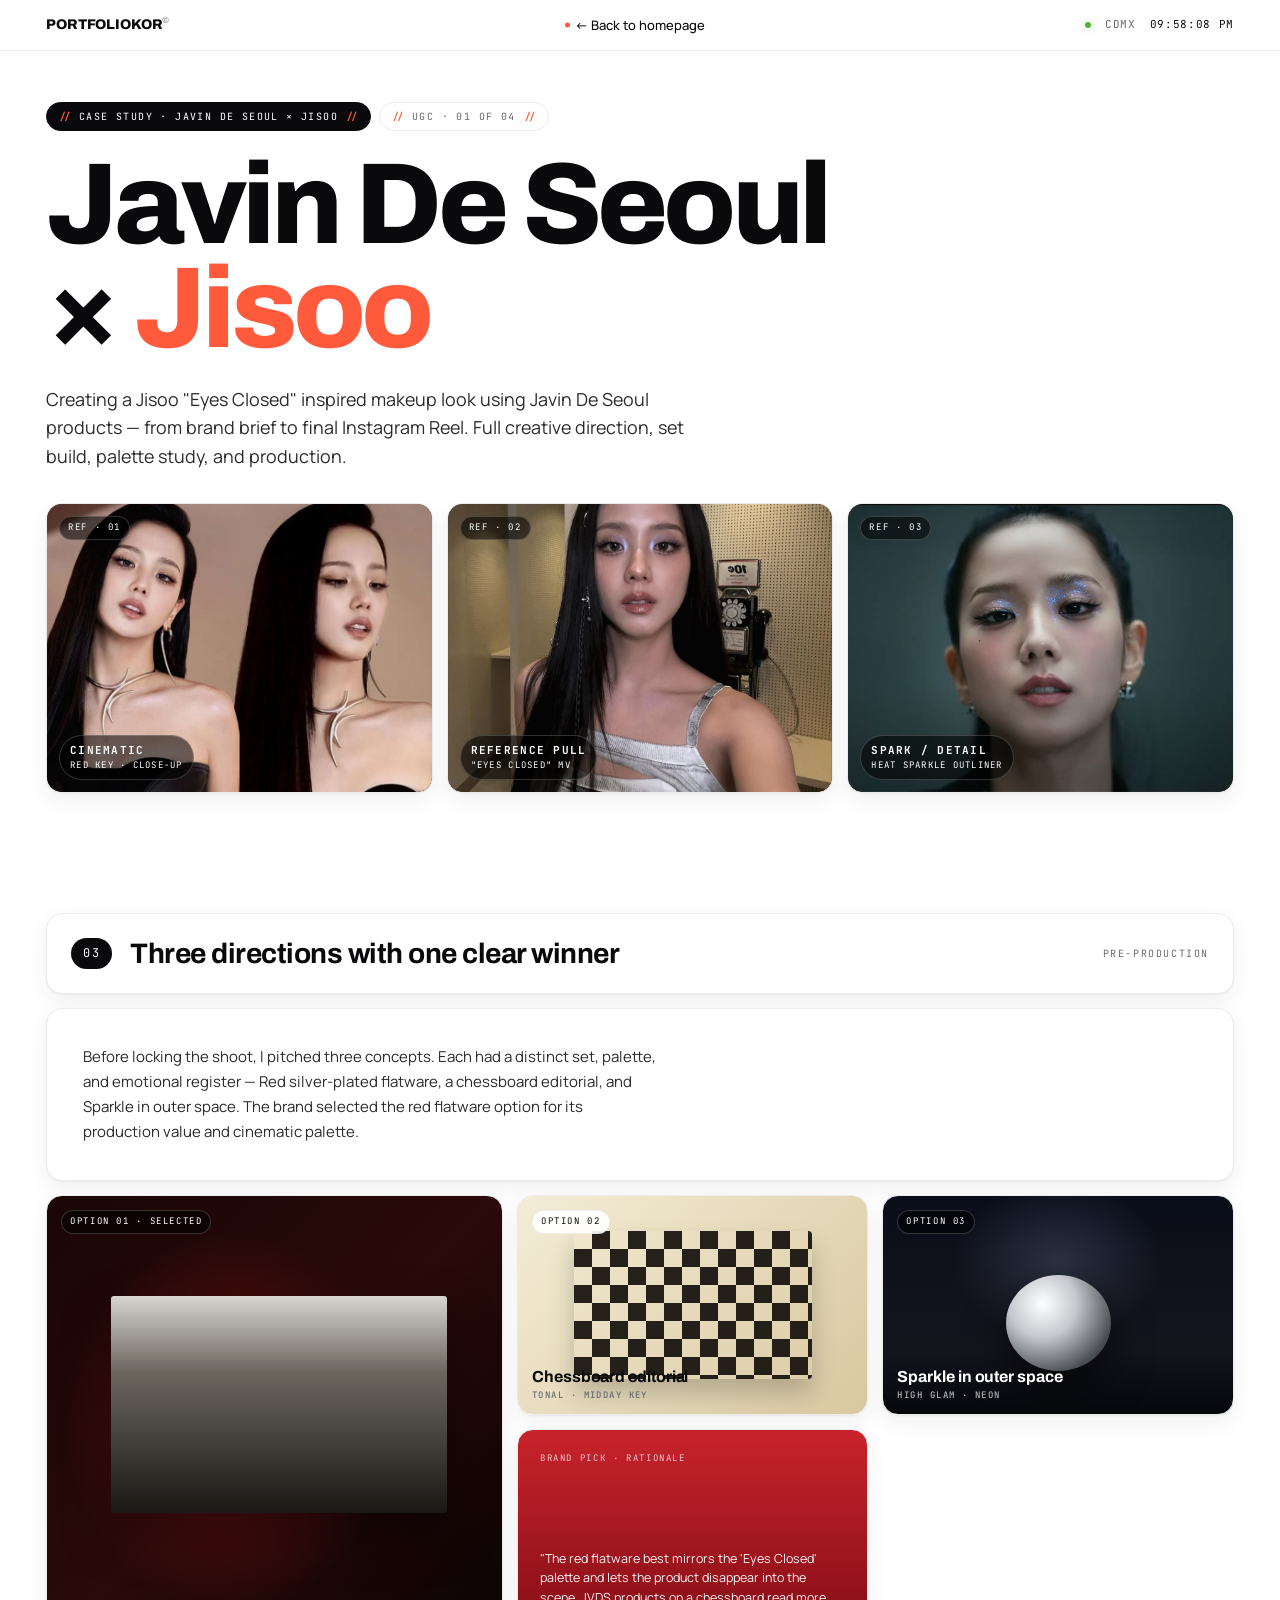
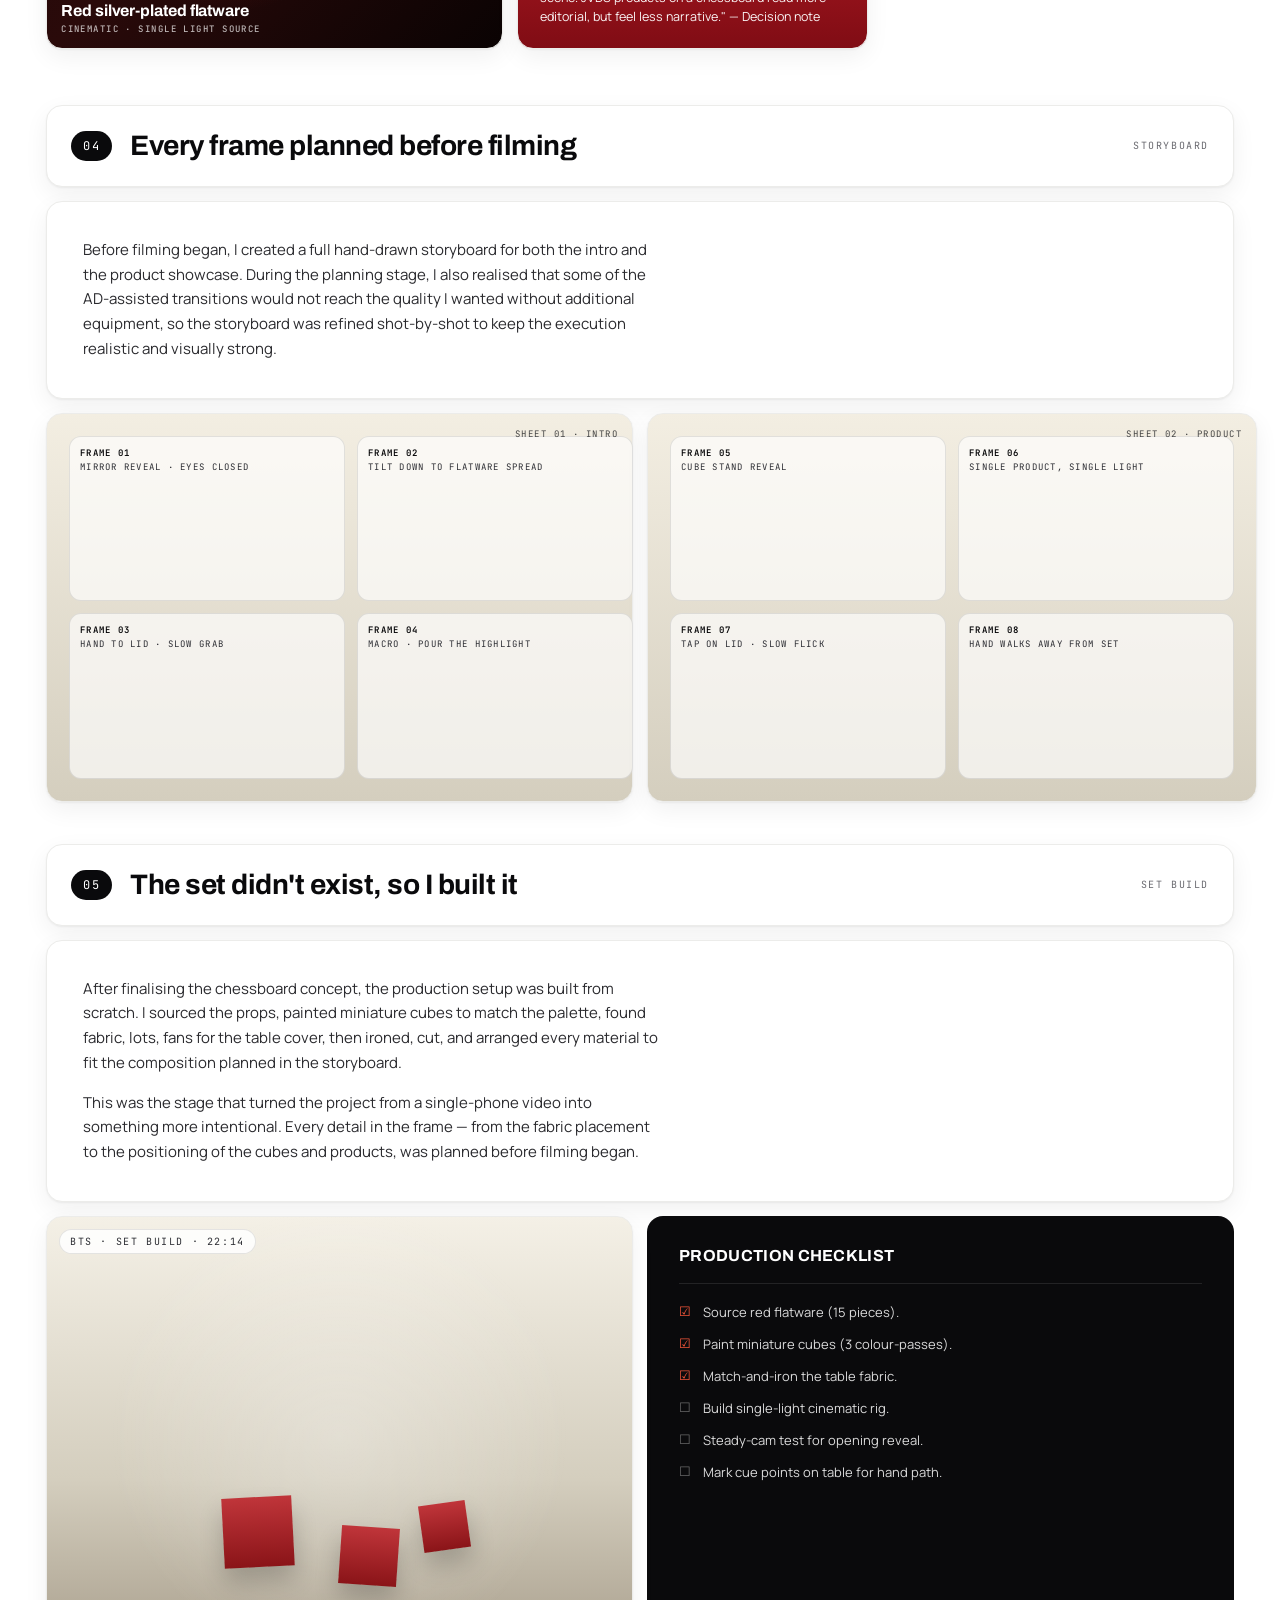
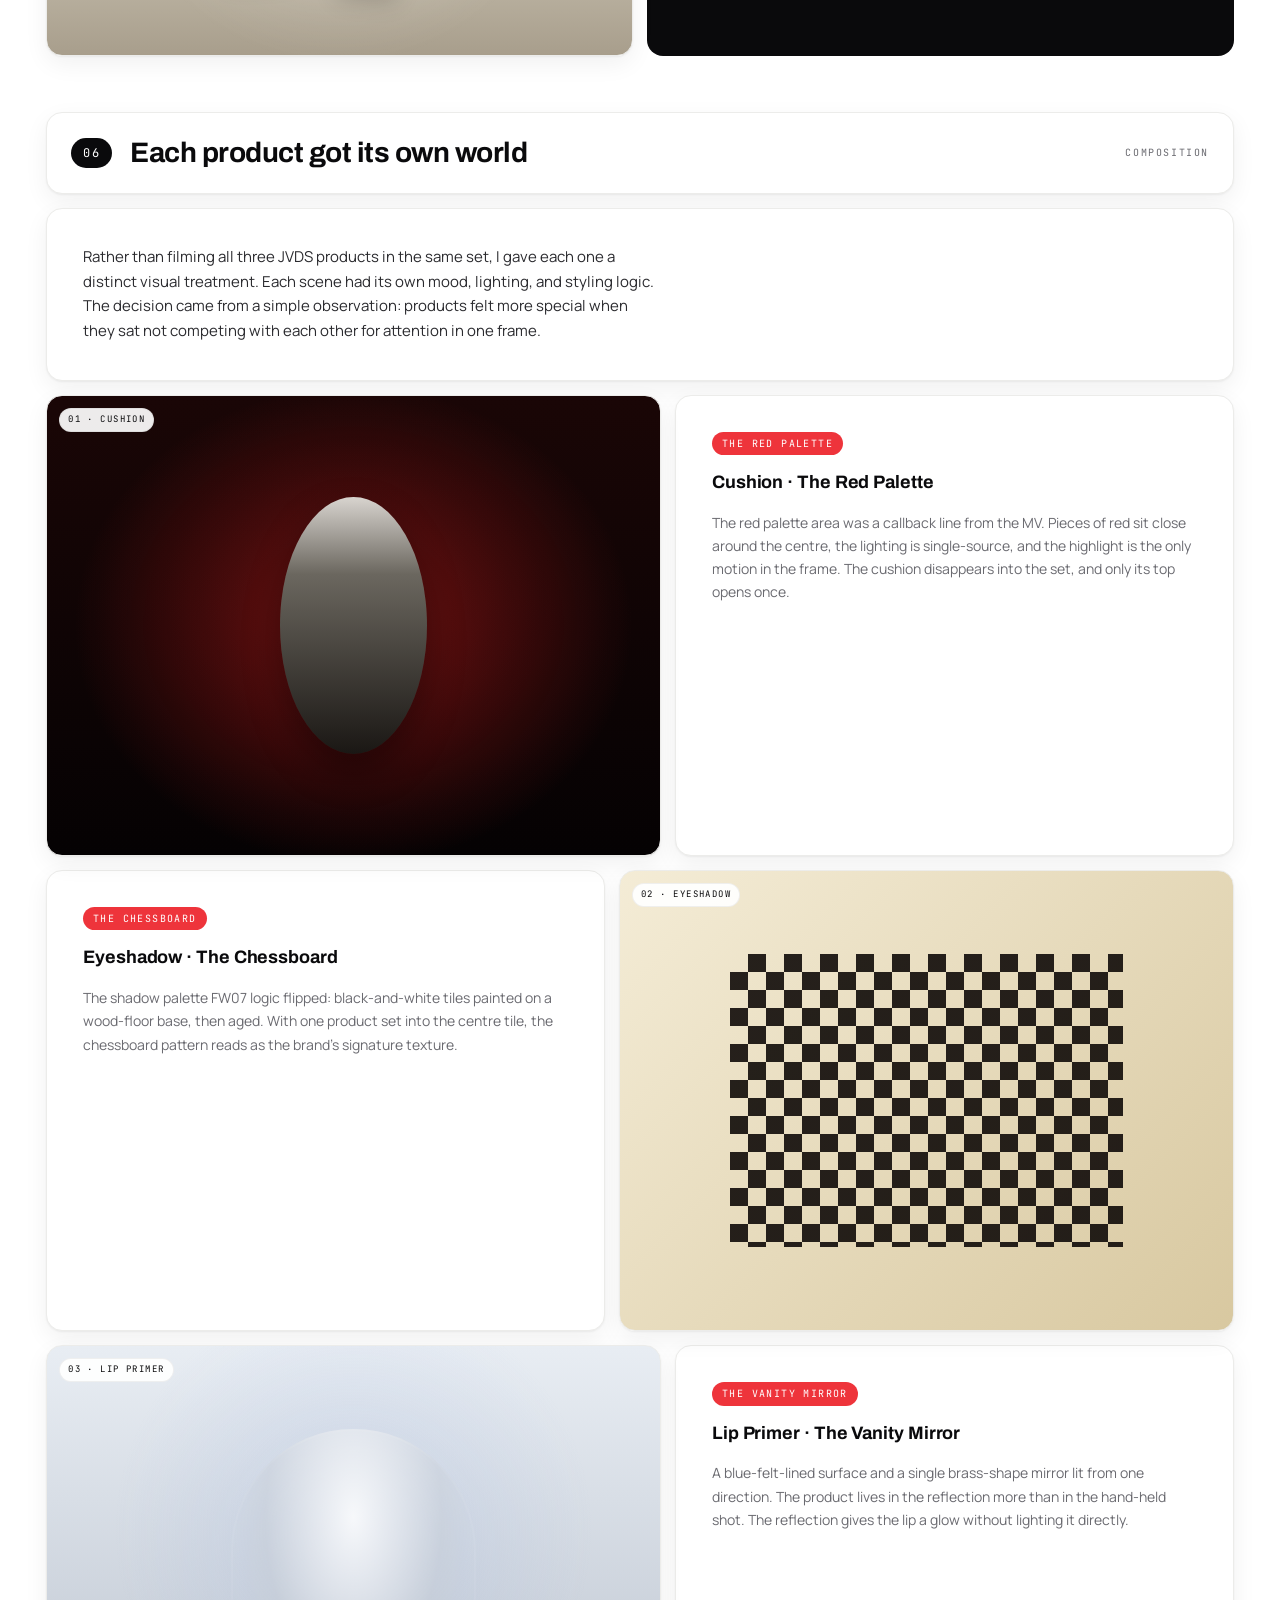
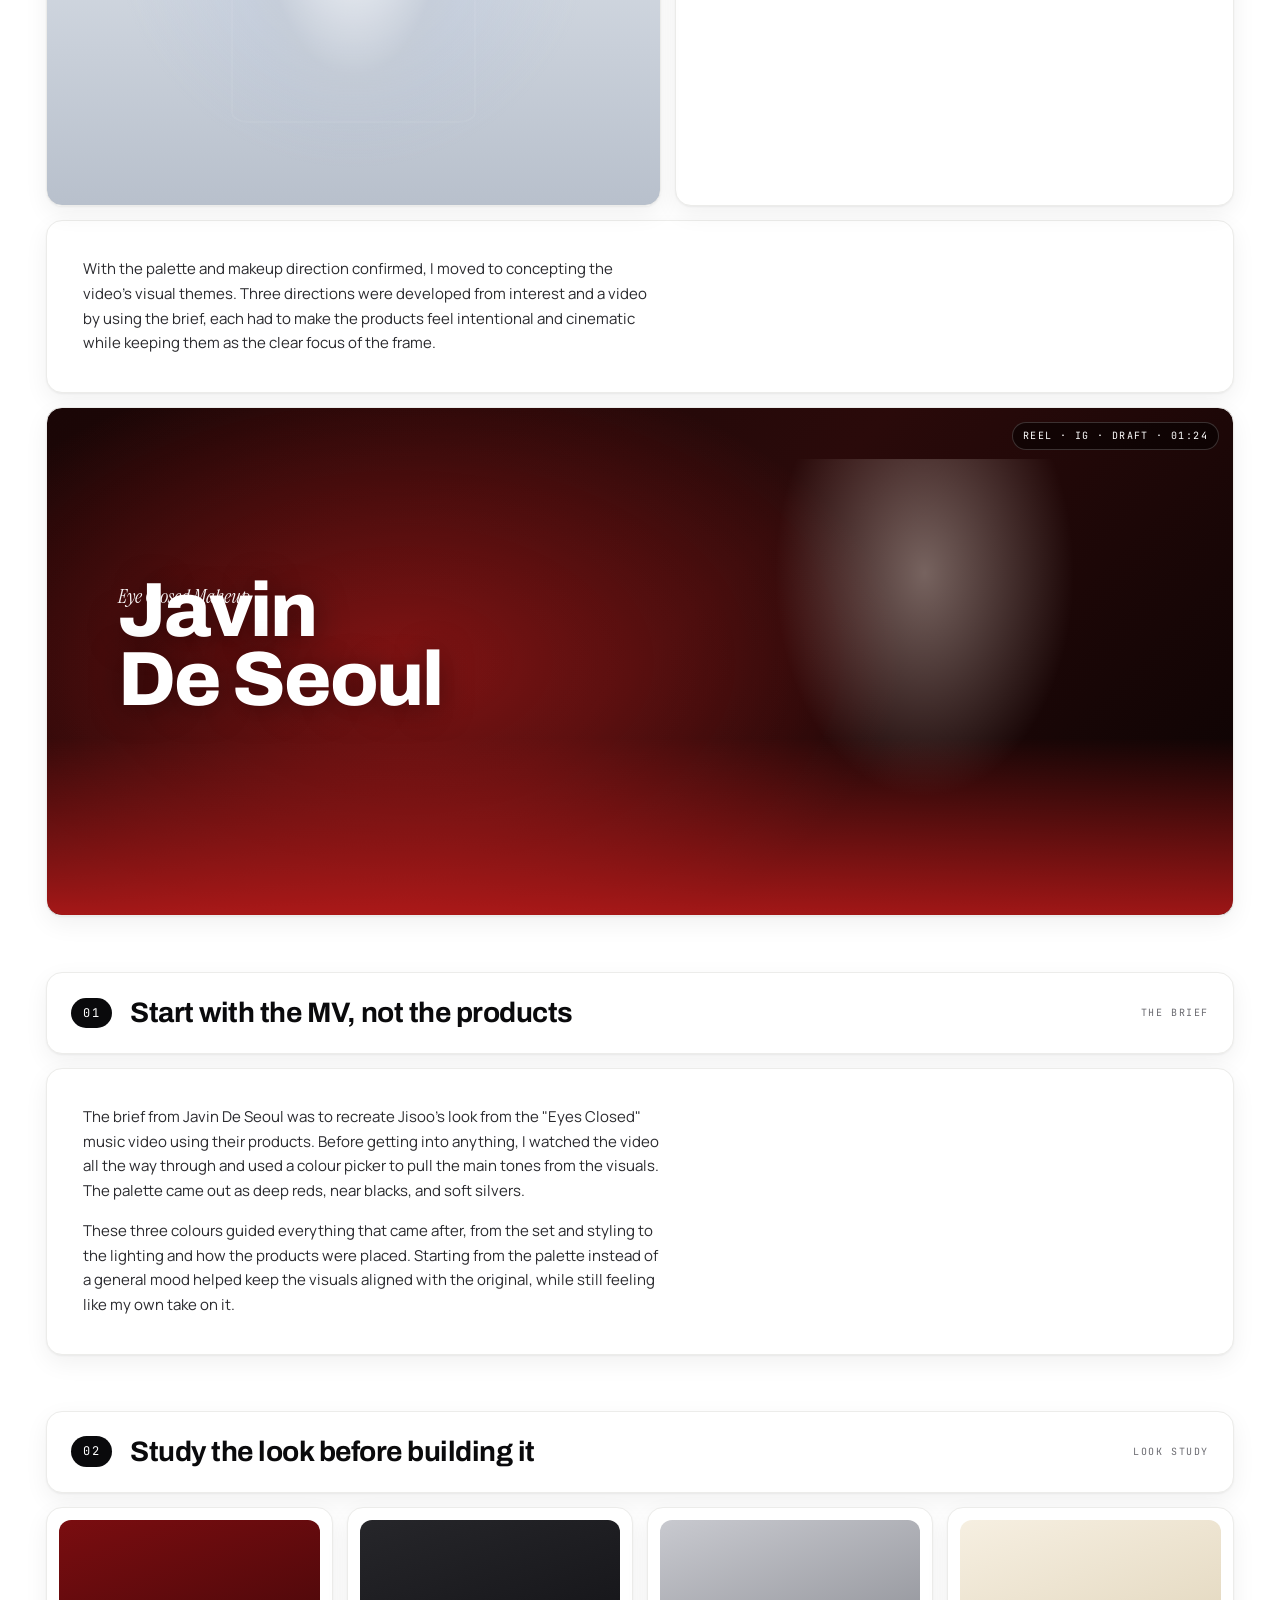
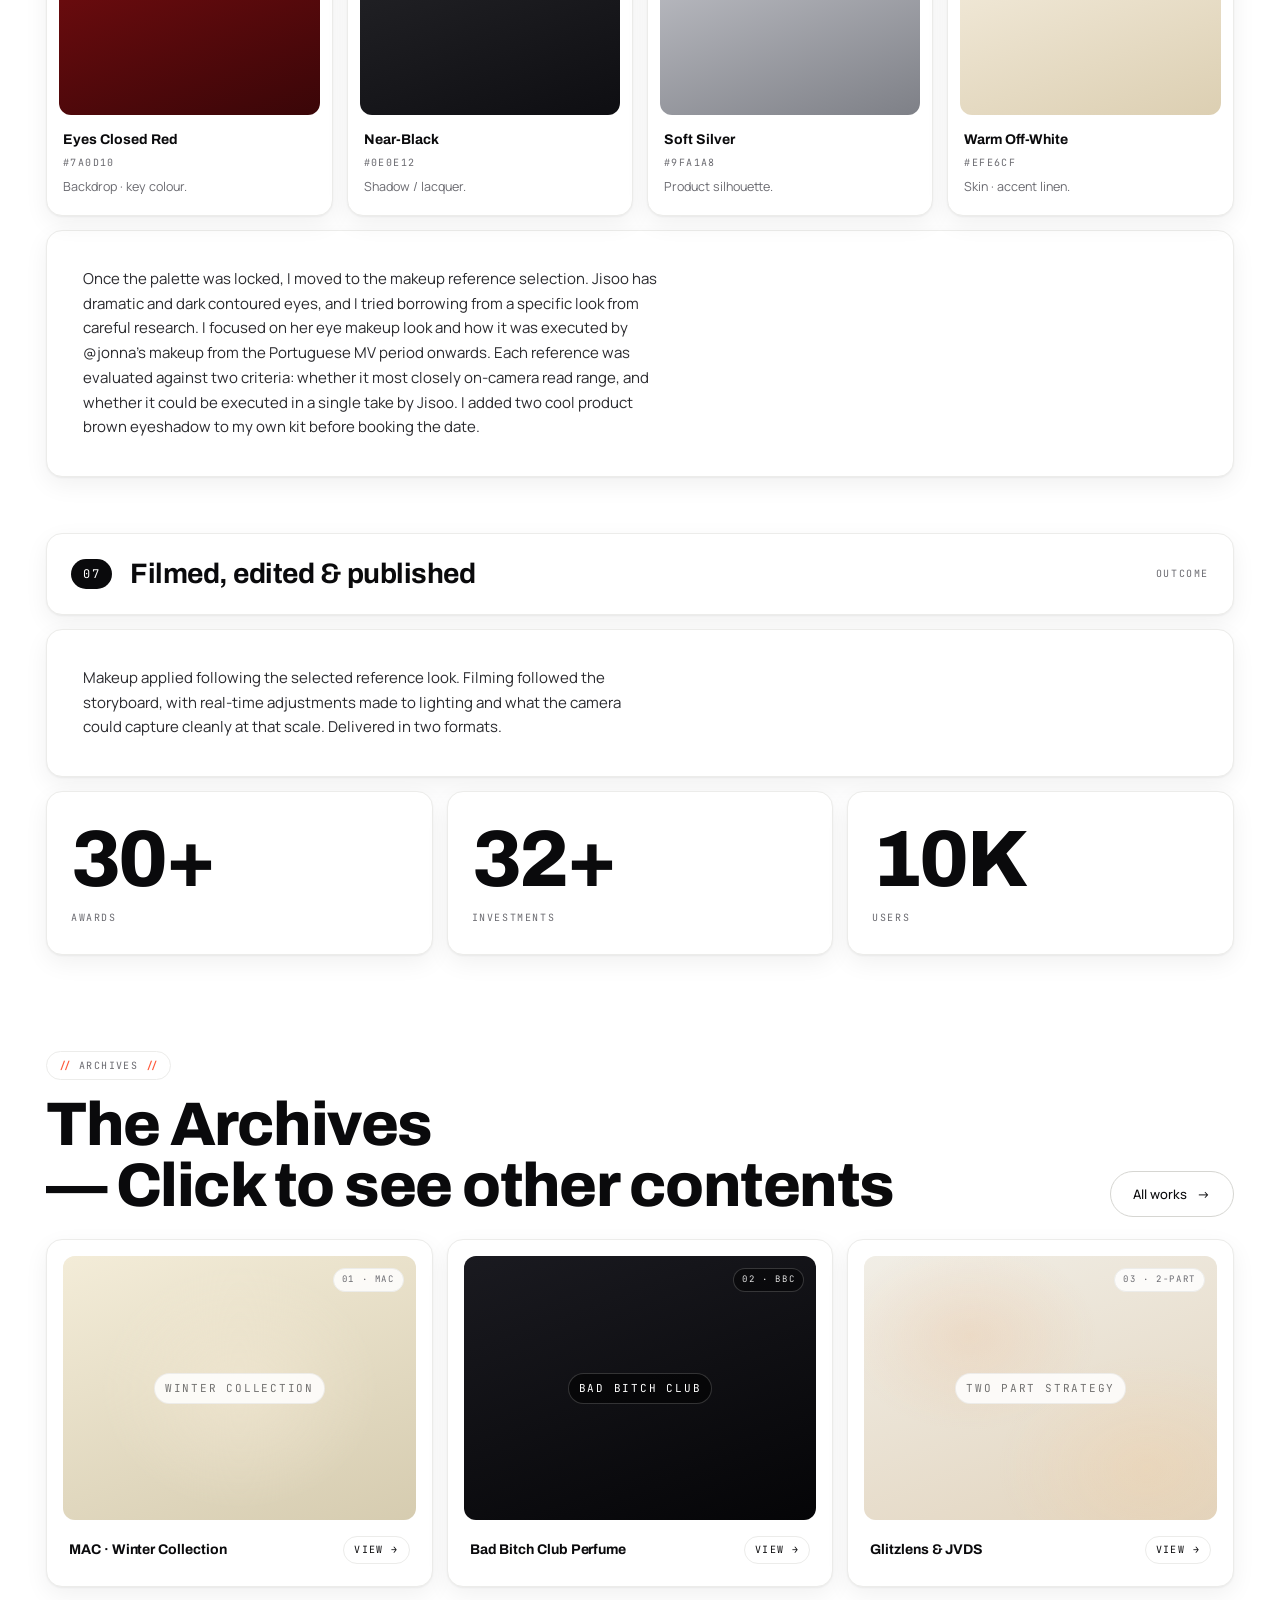
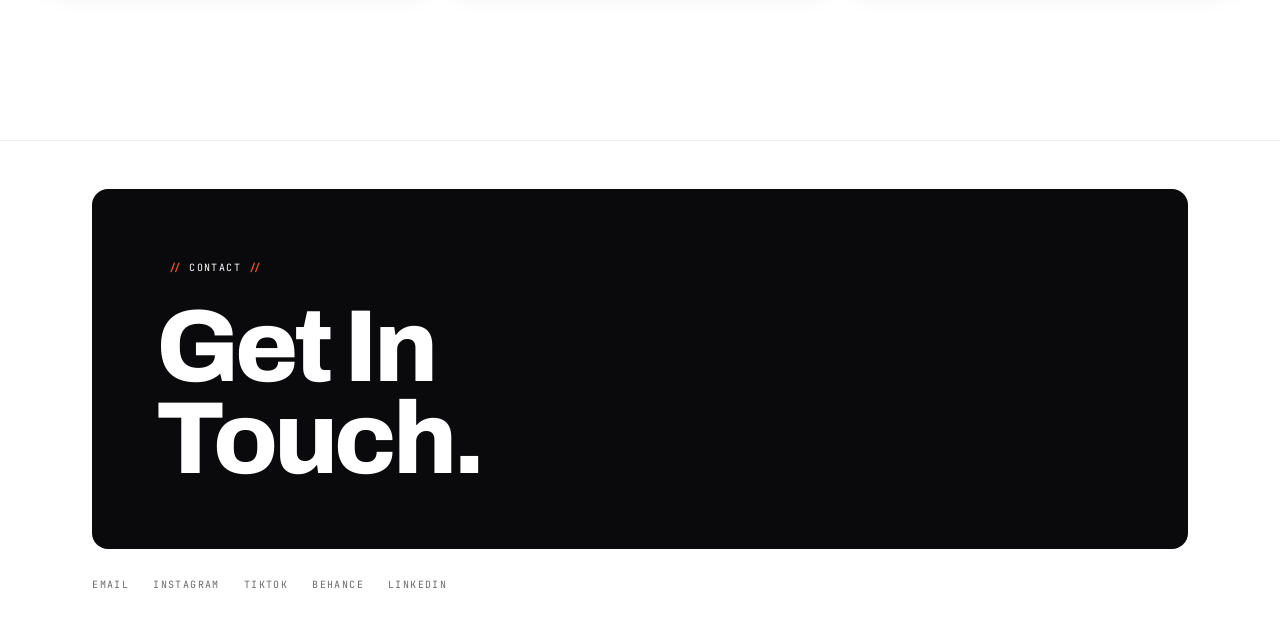
<file: javin-jisoo.html>
<!doctype html>
<html lang="en">
<head>
<meta charset="utf-8">
<meta name="viewport" content="width=device-width, initial-scale=1">
<title>Javin De Seoul × Jisoo · Case Study</title>
<link rel="preconnect" href="https://fonts.googleapis.com">
<link rel="preconnect" href="https://fonts.gstatic.com" crossorigin>
<link href="https://fonts.googleapis.com/css2?family=Archivo:wght@400;500;600;700;800;900&family=Manrope:wght@300;400;500;600;700&family=JetBrains+Mono:wght@400;500;600&family=Instrument+Serif:ital@0;1&display=swap" rel="stylesheet">
<link rel="stylesheet" href="site.css">
<style>
  .cs-hero{
    padding: clamp(28px, 4vw, 56px) var(--pad-x) clamp(40px, 5vw, 64px);
    max-width: var(--max-w); margin: 0 auto;
  }
  .cs-hero .meta{ display: flex; gap: 8px; flex-wrap: wrap; margin-bottom: 22px; }
  .cs-hero h1{
    font-family: var(--f-display); font-weight: 800;
    font-size: clamp(54px, 9vw, 144px);
    letter-spacing: -0.04em; line-height: 0.9;
    margin: 0; color: var(--ink); text-wrap: balance;
  }
  .cs-hero h1 .accent{ color: var(--accent); }
  .cs-hero .deck{
    margin-top: 24px;
    font-size: clamp(15px, 1.4vw, 18px); line-height: 1.6;
    color: var(--ink-2); max-width: 62ch;
  }

  /* hero refs strip */
  .ref-strip{
    margin-top: 32px;
    display: grid; grid-template-columns: repeat(3, 1fr); gap: var(--gap);
  }
  @media (max-width: 880px){ .ref-strip{ grid-template-columns: 1fr; } }
  .ref{
    aspect-ratio: 4/3;
    position: relative; overflow: hidden;
    border-radius: var(--r);
    border: 1px solid var(--line);
    box-shadow: var(--shadow-1);
    background:
      radial-gradient(60% 70% at 50% 40%, rgba(220,30,30,0.20), transparent 65%),
      linear-gradient(135deg, #2a1010 0%, #100808 100%);
    color: #fff;
  }
  .ref .face{
    position: absolute; left: 28%; right: 28%; top: 18%; bottom: 24%;
    background: radial-gradient(50% 80% at 50% 30%, rgba(245,235,225,0.55), transparent 70%);
  }
  .ref .tag{
    position: absolute; top: 12px; left: 12px;
    font-family: var(--f-mono); font-size: 9px;
    letter-spacing: 0.18em; text-transform: uppercase;
    color: #fff;
    padding: 4px 8px; border-radius: 999px;
    background: rgba(0,0,0,0.55);
    border: 1px solid rgba(255,255,255,0.18);
  }
  .ref .cap{
    position: absolute; bottom: 12px; left: 12px; right: 12px;
    font-family: var(--f-mono); font-size: 9px;
    letter-spacing: 0.14em; text-transform: uppercase;
    color: #fff;
    padding: 6px 10px;
    background: rgba(0,0,0,0.55);
    border: 1px solid rgba(255,255,255,0.18);
    border-radius: 999px;
    width: max-content; max-width: calc(100% - 24px);
  }
  .ref .cap b{ color: #fff; display: block; font-size: 11px; }

  /* section card */
  .sec-head{
    display: grid; grid-template-columns: auto 1fr auto;
    gap: 18px; align-items: center;
    padding: 18px 24px;
    background: var(--card); border: 1px solid var(--line);
    border-radius: var(--r); box-shadow: var(--shadow-1);
  }
  .sec-head .nu{
    font-family: var(--f-mono); font-size: 12px;
    letter-spacing: 0.14em; padding: 6px 12px;
    background: var(--dark); color: #fff; border-radius: 999px;
  }
  .sec-head .h{
    font-family: var(--f-display); font-weight: 700;
    font-size: clamp(22px, 2.2vw, 30px);
    letter-spacing: -0.018em; margin: 0; color: var(--ink);
  }
  .sec-head .kick{
    font-family: var(--f-mono); font-size: 10px;
    letter-spacing: 0.16em; text-transform: uppercase;
    color: var(--muted);
  }
  .sec-block{ margin-top: clamp(36px, 5vw, 56px); }
  .text-card{
    background: var(--card); border: 1px solid var(--line);
    border-radius: var(--r); padding: clamp(22px, 3vw, 36px);
    box-shadow: var(--shadow-1); margin-top: var(--gap);
  }
  .text-card p{
    margin: 0; font-size: 15px; line-height: 1.65;
    color: var(--ink-2); max-width: 64ch;
  }
  .text-card p + p{ margin-top: 1em; }
  .text-card strong{ color: var(--ink); font-weight: 600; }

  /* Directions bento */
  .dir-grid{
    margin-top: var(--gap);
    display: grid; grid-template-columns: 1.3fr 1fr 1fr;
    grid-template-rows: 220px 220px;
    gap: var(--gap);
  }
  @media (max-width: 880px){
    .dir-grid{ grid-template-columns: 1fr 1fr; grid-template-rows: auto; }
  }
  .dir{
    border-radius: var(--r); overflow: hidden;
    border: 1px solid var(--line);
    box-shadow: var(--shadow-1);
    position: relative;
    background: var(--card);
  }
  .dir.tall{ grid-row: span 2; }
  .dir .tag{
    position: absolute; top: 14px; left: 14px;
    font-family: var(--f-mono); font-size: 9px;
    letter-spacing: 0.18em; text-transform: uppercase;
    padding: 4px 8px; border-radius: 999px;
    background: rgba(255,255,255,0.92);
    color: var(--ink);
    border: 1px solid rgba(0,0,0,0.06);
    z-index: 2;
  }
  .dir.dark .tag{
    background: rgba(0,0,0,0.55); color: #fff;
    border-color: rgba(255,255,255,0.18);
  }
  .dir .title{
    position: absolute; left: 14px; right: 14px; bottom: 14px;
    z-index: 2;
    font-family: var(--f-display); font-weight: 700;
    font-size: 16px; letter-spacing: -0.005em;
    color: var(--ink); line-height: 1.15;
  }
  .dir.dark .title{ color: #fff; }
  .dir .title .sub{
    display: block; font-family: var(--f-mono); font-size: 9px;
    letter-spacing: 0.16em; text-transform: uppercase;
    color: var(--muted); font-weight: 500; margin-top: 4px;
  }
  .dir.dark .title .sub{ color: rgba(255,255,255,0.7); }
  .dir.red-plate{
    background:
      radial-gradient(60% 70% at 40% 50%, rgba(220,30,30,0.40), transparent 60%),
      linear-gradient(135deg, #1a0606 0%, #2a0a0a 50%, #0a0303 100%);
    color: #fff;
  }
  .dir.red-plate::after{
    content:""; position: absolute; left: 14%; right: 12%; top: 22%; bottom: 30%;
    background: linear-gradient(180deg, #d8d4cf 0%, #6b675f 35%, #1a1714 100%);
    border-radius: 3px; box-shadow: 0 22px 50px rgba(0,0,0,0.4);
  }
  .dir.chess{
    background: linear-gradient(135deg, #f4ecd6, #d8c8a0);
  }
  .dir.chess::after{
    content:""; position:absolute; inset: 16%;
    background-image:
      linear-gradient(45deg, rgba(20,15,12,0.92) 25%, transparent 25%, transparent 75%, rgba(20,15,12,0.92) 75%),
      linear-gradient(45deg, rgba(20,15,12,0.92) 25%, transparent 25%, transparent 75%, rgba(20,15,12,0.92) 75%);
    background-size: 36px 36px; background-position: 0 0, 18px 18px;
    border-radius: 4px;
    box-shadow: 0 14px 24px rgba(0,0,0,0.20);
  }
  .dir.space{
    background:
      radial-gradient(50% 60% at 50% 30%, rgba(160,180,220,0.20), transparent 60%),
      linear-gradient(180deg, #0a0e1a 0%, #14141d 70%, #06080c 100%);
    color: #fff;
  }
  .dir.space::after{
    content:""; position:absolute; left:35%; right:35%; top:36%; bottom: 20%;
    background:
      radial-gradient(circle at 35% 30%, #ffffff 0%, #c5c8cd 35%, #4a4d52 75%, #16171b 100%);
    border-radius: 50%;
    box-shadow: 0 18px 40px rgba(0,0,0,0.6);
  }
  .dir.note{
    background: linear-gradient(180deg, #c8232c 0%, #800c14 100%);
    padding: 22px; display: flex; flex-direction: column;
    justify-content: space-between; color: #fff;
  }
  .dir.note .lbl{
    font-family: var(--f-mono); font-size: 9px;
    letter-spacing: 0.18em; text-transform: uppercase;
    color: rgba(255,255,255,0.75);
  }
  .dir.note .body{
    font-family: var(--f-body); font-size: 12.5px;
    line-height: 1.55; color: rgba(255,255,255,0.95);
    margin-top: auto;
  }

  /* Storyboard pad 2-up */
  .sb-row{
    margin-top: var(--gap);
    display: grid; grid-template-columns: 1fr 1fr; gap: var(--gap);
  }
  @media (max-width: 760px){ .sb-row{ grid-template-columns: 1fr; } }
  .sb-pad{
    background: linear-gradient(180deg, #f3eee2 0%, #d4cebe 100%);
    border-radius: var(--r); border: 1px solid var(--line);
    box-shadow: var(--shadow-1);
    padding: 22px;
    display: grid; grid-template-columns: 1fr 1fr; gap: 12px;
    position: relative;
    color: #1a1a1f;
  }
  .sb-pad .pf{
    background: rgba(255,255,255,0.65);
    border: 1px solid rgba(0,0,0,0.10);
    border-radius: var(--r-sm);
    padding: 10px;
    font-family: var(--f-mono);
    font-size: 9px;
    letter-spacing: 0.14em;
    text-transform: uppercase;
    color: #2c2d33;
    aspect-ratio: 5/3;
  }
  .sb-pad .pf .h{ color: #050507; font-weight: 600; }
  .sb-pad .corner-stamp{
    position: absolute; top: 14px; right: 14px;
    font-family: var(--f-mono); font-size: 9px;
    letter-spacing: 0.16em; text-transform: uppercase;
    color: #444;
  }

  /* Production photo + checklist */
  .prod-row{
    margin-top: var(--gap);
    display: grid; grid-template-columns: 1fr 1fr; gap: var(--gap);
  }
  @media (max-width: 880px){ .prod-row{ grid-template-columns: 1fr; } }
  .prod-photo{
    aspect-ratio: 4/3;
    border-radius: var(--r); border: 1px solid var(--line);
    box-shadow: var(--shadow-1); overflow: hidden;
    background:
      radial-gradient(60% 80% at 50% 50%, rgba(255,255,255,0.25), transparent 65%),
      linear-gradient(180deg, #f4f0e6 0%, #d4cebe 60%, #a89e8c 100%);
    position: relative;
  }
  .prod-photo .cube{
    position: absolute; bottom: 20%; left: 30%; width: 12%; aspect-ratio: 1/1;
    background: linear-gradient(180deg, #c0353a 0%, #8a1418 100%);
    transform: rotate(-3deg);
    box-shadow: 0 14px 24px rgba(0,0,0,0.20);
  }
  .prod-photo .cube.b{ left: 50%; bottom: 16%; width: 10%; transform: rotate(4deg); }
  .prod-photo .cube.c{ left: 64%; bottom: 24%; width: 8%; transform: rotate(-8deg); }
  .prod-photo .tag{
    position: absolute; left: 12px; top: 12px;
    font-family: var(--f-mono); font-size: 10px;
    letter-spacing: 0.16em; text-transform: uppercase;
    color: #2c2d33;
    background: rgba(255,255,255,0.85);
    padding: 4px 10px; border-radius: 999px;
    border: 1px solid rgba(0,0,0,0.10);
  }
  .prod-list{
    background: var(--dark); color: #fff;
    border-radius: var(--r);
    padding: 28px 32px;
  }
  .prod-list .h{
    font-family: var(--f-display); font-weight: 700;
    font-size: 16px; text-transform: uppercase; letter-spacing: 0.02em;
    color: #fff; margin: 0 0 18px;
    padding-bottom: 14px;
    border-bottom: 1px solid rgba(255,255,255,0.1);
  }
  .prod-list ul{ list-style: none; padding: 0; margin: 0;
    display: flex; flex-direction: column; gap: 12px; }
  .prod-list li{
    font-family: var(--f-body); font-size: 13px;
    line-height: 1.55; color: rgba(255,255,255,0.85);
    padding-left: 24px; position: relative;
  }
  .prod-list li::before{
    content:"☐"; position: absolute; left: 0; top: 0;
    color: rgba(255,255,255,0.4); font-family: var(--f-mono);
  }
  .prod-list li.done::before{
    content:"☑"; color: var(--accent);
  }

  /* Product worlds alternating */
  .pw{
    margin-top: var(--gap);
    display: grid; gap: var(--gap);
  }
  .pw .row{
    display: grid; grid-template-columns: 1.1fr 1fr;
    gap: var(--gap); align-items: stretch;
  }
  .pw .row.flip{ grid-template-columns: 1fr 1.1fr; }
  .pw .row.flip .visual{ order: 2; }
  .pw .row.flip .txt{ order: 1; }
  @media (max-width: 760px){
    .pw .row, .pw .row.flip{ grid-template-columns: 1fr; }
    .pw .row.flip .visual, .pw .row.flip .txt{ order: initial; }
  }
  .pw .visual{
    aspect-ratio: 4/3;
    border-radius: var(--r); border: 1px solid var(--line);
    box-shadow: var(--shadow-1); overflow: hidden;
    position: relative;
  }
  .v-red{
    background:
      radial-gradient(70% 80% at 50% 50%, rgba(220,30,30,0.50), transparent 65%),
      linear-gradient(180deg, #1a0606, #050203);
  }
  .v-red::after{
    content:""; position: absolute; left: 38%; right: 38%; top: 22%; bottom: 22%;
    background: linear-gradient(180deg, #d8d4cf 0%, #6b675f 30%, #1a1714 100%);
    border-radius: 50%;
    box-shadow: 0 18px 36px rgba(0,0,0,0.4);
  }
  .v-chess{
    background: linear-gradient(135deg, #f4ecd6, #d8c8a0);
  }
  .v-chess::after{
    content:""; position: absolute; inset: 18%;
    background-image:
      linear-gradient(45deg, rgba(20,15,12,0.92) 25%, transparent 25%, transparent 75%, rgba(20,15,12,0.92) 75%),
      linear-gradient(45deg, rgba(20,15,12,0.92) 25%, transparent 25%, transparent 75%, rgba(20,15,12,0.92) 75%);
    background-size: 36px 36px; background-position: 0 0, 18px 18px;
  }
  .v-mirror{
    background:
      radial-gradient(60% 80% at 50% 40%, rgba(160,180,220,0.30), transparent 65%),
      linear-gradient(180deg, #e8edf3, #b8c0cc 100%);
  }
  .v-mirror::after{
    content:""; position: absolute; left: 30%; right: 30%; top: 18%; bottom: 18%;
    border-radius: 999px 999px 60% 60% / 999px 999px 30% 30%;
    background: radial-gradient(60% 90% at 50% 30%, rgba(255,255,255,0.85), rgba(200,205,210,0.30) 60%, transparent 80%);
    box-shadow: inset 0 0 0 2px rgba(255,255,255,0.05);
  }
  .pw .visual .num{
    position: absolute; top: 12px; left: 12px;
    font-family: var(--f-mono); font-size: 9px;
    letter-spacing: 0.16em; text-transform: uppercase;
    color: var(--ink);
    padding: 4px 8px;
    background: rgba(255,255,255,0.92);
    border: 1px solid rgba(0,0,0,0.06);
    border-radius: 999px;
  }
  .v-red .num, .v-chess .num{ color: var(--ink); }
  .pw .txt{
    background: var(--card); border: 1px solid var(--line);
    border-radius: var(--r); box-shadow: var(--shadow-1);
    padding: clamp(22px, 3vw, 36px);
    display: flex; flex-direction: column; gap: 14px;
  }
  .pw .txt .label-red{
    display: inline-block; padding: 4px 10px;
    background: oklch(0.62 0.22 25); color: #fff;
    font-family: var(--f-mono); font-size: 10px;
    letter-spacing: 0.14em; text-transform: uppercase;
    align-self: flex-start;
    border-radius: 999px;
  }
  .pw .txt .title{
    font-family: var(--f-display); font-weight: 700;
    font-size: 18px; letter-spacing: -0.005em;
    color: var(--ink); margin: 0;
  }
  .pw .txt .p{
    font-family: var(--f-body); font-size: 14px;
    line-height: 1.65; color: var(--muted); margin: 0;
  }

  /* Big editorial Javin slate */
  .jvds-slate{
    margin-top: var(--gap);
    aspect-ratio: 21/9;
    border-radius: var(--r); border: 1px solid var(--line);
    box-shadow: var(--shadow-1); overflow: hidden;
    position: relative;
    background:
      radial-gradient(70% 100% at 30% 50%, rgba(220,30,30,0.50), transparent 60%),
      linear-gradient(135deg, #1a0606 0%, #2a0a0a 50%, #0a0303 100%);
    color: #fff;
  }
  .jvds-slate .figure{
    position: absolute; right: 8%; top: 10%; bottom: 0; width: 36%;
    background: radial-gradient(50% 70% at 50% 25%, rgba(245,235,225,0.40), transparent 70%);
  }
  .jvds-slate .stage{
    position: absolute; left:0; right:0; bottom:0; height: 35%;
    background: linear-gradient(180deg, transparent, rgba(220,30,30,0.7));
  }
  .jvds-slate .title{
    position: absolute; left: 6%; top: 18%;
    font-family: var(--f-display); font-weight: 800;
    font-size: clamp(38px, 6vw, 92px);
    line-height: 0.9; letter-spacing: -0.03em;
    color: #fff;
    text-shadow: 0 4px 30px rgba(0,0,0,0.5);
  }
  .jvds-slate .sub{
    position: absolute; left: 6%; top: calc(18% + 4em);
    font-family: var(--f-edit); font-style: italic;
    font-size: clamp(18px, 1.6vw, 26px); color: rgba(255,255,255,0.95);
  }
  .jvds-slate .corner{
    position: absolute; right: 14px; top: 14px;
    font-family: var(--f-mono); font-size: 10px;
    letter-spacing: 0.14em; text-transform: uppercase;
    color: #fff;
    padding: 5px 10px;
    background: rgba(0,0,0,0.5);
    border: 1px solid rgba(255,255,255,0.18);
    border-radius: 999px;
  }

  /* palette 4-up */
  .palette4{
    margin-top: var(--gap);
    display: grid; grid-template-columns: repeat(4, 1fr); gap: var(--gap);
  }
  @media (max-width: 760px){ .palette4{ grid-template-columns: repeat(2, 1fr); } }
  .sw{
    background: var(--card); border: 1px solid var(--line);
    border-radius: var(--r); overflow: hidden;
    box-shadow: var(--shadow-1);
  }
  .sw .clr{ aspect-ratio: 4/3; margin: 12px 12px 0; border-radius: var(--r-sm); }
  .sw .info{ padding: 14px 16px 18px; }
  .sw .info .nm{ font-family: var(--f-display); font-weight: 700; font-size: 14px; color: var(--ink); margin-bottom: 4px; }
  .sw .info .hex{
    font-family: var(--f-mono); font-size: 10px;
    letter-spacing: 0.14em; text-transform: uppercase;
    color: var(--muted); margin-bottom: 8px;
  }
  .sw .info .use{ font-family: var(--f-body); font-size: 12.5px; line-height: 1.5; color: var(--muted); }

  /* TOC */
  .cs-toc{
    position: fixed; left: 14px; top: 50%;
    transform: translateY(-50%); z-index: 50;
    display: flex; flex-direction: column; gap: 2px;
    font-family: var(--f-mono); font-size: 9px;
    letter-spacing: 0.16em; text-transform: uppercase;
    color: var(--muted);
    background: rgba(255,255,255,0.85); backdrop-filter: blur(10px);
    border: 1px solid var(--line); border-radius: var(--r);
    padding: 14px 12px;
  }
  .cs-toc a{ display:flex; align-items: center; gap: 8px; padding: 4px; color: var(--muted); }
  .cs-toc a:hover{ color: var(--ink); }
  .cs-toc .dash{ width: 14px; height: 1px; background: currentColor; opacity: .6; }
  @media (max-width: 1320px){ .cs-toc{ display: none; } }
</style>
</head>
<body>

<header class="topbar">
  <div class="topbar-brand">PORTFOLIOKOR<sup>©</sup></div>
  <nav class="topbar-nav">
    <a href="index.html" class="is-current">← Back to homepage</a>
  </nav>
  <div class="topbar-meta">
    <span class="dot" aria-hidden="true"></span>
    <span>CDMX</span>
    <span class="clock" data-cdmx-clock>00:00:00 AM</span>
  </div>
</header>

<aside class="cs-toc">
  <a href="#sec-03"><span class="dash"></span> 03 · Directions</a>
  <a href="#sec-04"><span class="dash"></span> 04 · Frames</a>
  <a href="#sec-05"><span class="dash"></span> 05 · Set built</a>
  <a href="#sec-06"><span class="dash"></span> 06 · World</a>
  <a href="#sec-01"><span class="dash"></span> 01 · MV first</a>
  <a href="#sec-02"><span class="dash"></span> 02 · Look</a>
  <a href="#sec-07"><span class="dash"></span> 07 · Published</a>
</aside>

<!-- HERO -->
<section class="cs-hero">
  <div class="meta">
    <span class="tag-slash solid">Case study · Javin De Seoul × Jisoo</span>
    <span class="tag-slash">UGC · 01 of 04</span>
  </div>
  <h1>Javin De Seoul<br>× <span class="accent">Jisoo</span></h1>
  <p class="deck">Creating a Jisoo "Eyes Closed" inspired makeup look using Javin De Seoul products — from brand brief to final Instagram Reel. Full creative direction, set build, palette study, and production.</p>

  <div class="ref-strip">
    <div class="ref">
      <img src="photos/kieu-trang-diem-jisoo-trong-eyes-closed.jpg" alt="Cinematic reference" style="position:absolute;inset:0;width:100%;height:100%;object-fit:cover;">
      <span class="tag">REF · 01</span>
      <div class="cap"><b>Cinematic</b>Red key · close-up</div>
    </div>
    <div class="ref">
      <img src="photos/images.jpg" alt="Reference Pull - Eyes Closed MV" style="position:absolute;inset:0;width:100%;height:100%;object-fit:cover;">
      <span class="tag">REF · 02</span>
      <div class="cap"><b>Reference Pull</b>"Eyes Closed" MV</div>
    </div>
    <div class="ref">
      <img src="photos/best-jisoo-earthquake-beauty-looks-vogue-singapore-02.jpg" alt="Spark detail reference" style="position:absolute;inset:0;width:100%;height:100%;object-fit:cover;">
      <span class="tag">REF · 03</span>
      <div class="cap"><b>Spark / Detail</b>Heat sparkle outliner</div>
    </div>
  </div>
</section>

<!-- SECTION 03 -->
<section class="container sec-block" id="sec-03" data-reveal>
  <div class="sec-head">
    <span class="nu">03</span>
    <h2 class="h">Three directions with one clear winner</h2>
    <span class="kick">Pre-production</span>
  </div>
  <div class="text-card">
    <p>Before locking the shoot, I pitched three concepts. Each had a distinct set, palette, and emotional register — Red silver-plated flatware, a chessboard editorial, and Sparkle in outer space. The brand selected the red flatware option for its production value and cinematic palette.</p>
  </div>

  <div class="dir-grid">
    <div class="dir red-plate tall dark">
      <span class="tag">Option 01 · Selected</span>
      <div class="title">Red silver-plated flatware<span class="sub">Cinematic · single light source</span></div>
    </div>
    <div class="dir chess">
      <span class="tag">Option 02</span>
      <div class="title">Chessboard editorial<span class="sub">Tonal · midday key</span></div>
    </div>
    <div class="dir space dark">
      <span class="tag">Option 03</span>
      <div class="title">Sparkle in outer space<span class="sub">High glam · neon</span></div>
    </div>
    <div class="dir note">
      <div class="lbl">Brand pick · rationale</div>
      <div class="body">"The red flatware best mirrors the 'Eyes Closed' palette and lets the product disappear into the scene. JVDS products on a chessboard read more editorial, but feel less narrative." — Decision note</div>
    </div>
  </div>
</section>

<!-- SECTION 04 -->
<section class="container sec-block" id="sec-04" data-reveal>
  <div class="sec-head">
    <span class="nu">04</span>
    <h2 class="h">Every frame planned before filming</h2>
    <span class="kick">Storyboard</span>
  </div>
  <div class="text-card">
    <p>Before filming began, I created a full hand-drawn storyboard for both the intro and the product showcase. During the planning stage, I also realised that some of the AD-assisted transitions would not reach the quality I wanted without additional equipment, so the storyboard was refined shot-by-shot to keep the execution realistic and visually strong.</p>
  </div>
  <div class="sb-row">
    <div class="sb-pad">
      <span class="corner-stamp">Sheet 01 · Intro</span>
      <div class="pf"><div class="h">Frame 01</div>Mirror reveal · eyes closed</div>
      <div class="pf"><div class="h">Frame 02</div>Tilt down to flatware spread</div>
      <div class="pf"><div class="h">Frame 03</div>Hand to lid · slow grab</div>
      <div class="pf"><div class="h">Frame 04</div>Macro · pour the highlight</div>
    </div>
    <div class="sb-pad">
      <span class="corner-stamp">Sheet 02 · Product</span>
      <div class="pf"><div class="h">Frame 05</div>Cube stand reveal</div>
      <div class="pf"><div class="h">Frame 06</div>Single product, single light</div>
      <div class="pf"><div class="h">Frame 07</div>Tap on lid · slow flick</div>
      <div class="pf"><div class="h">Frame 08</div>Hand walks away from set</div>
    </div>
  </div>
</section>

<!-- SECTION 05 -->
<section class="container sec-block" id="sec-05" data-reveal>
  <div class="sec-head">
    <span class="nu">05</span>
    <h2 class="h">The set didn't exist, so I built it</h2>
    <span class="kick">Set build</span>
  </div>
  <div class="text-card">
    <p>After finalising the chessboard concept, the production setup was built from scratch. I sourced the props, painted miniature cubes to match the palette, found fabric, lots, fans for the table cover, then ironed, cut, and arranged every material to fit the composition planned in the storyboard.</p>
    <p>This was the stage that turned the project from a single-phone video into something more intentional. Every detail in the frame — from the fabric placement to the positioning of the cubes and products, was planned before filming began.</p>
  </div>
  <div class="prod-row">
    <div class="prod-photo">
      <span class="tag">BTS · Set build · 22:14</span>
      <div class="cube"></div>
      <div class="cube b"></div>
      <div class="cube c"></div>
    </div>
    <div class="prod-list">
      <div class="h">Production checklist</div>
      <ul>
        <li class="done">Source red flatware (15 pieces).</li>
        <li class="done">Paint miniature cubes (3 colour-passes).</li>
        <li class="done">Match-and-iron the table fabric.</li>
        <li>Build single-light cinematic rig.</li>
        <li>Steady-cam test for opening reveal.</li>
        <li>Mark cue points on table for hand path.</li>
      </ul>
    </div>
  </div>
</section>

<!-- SECTION 06 -->
<section class="container sec-block" id="sec-06" data-reveal>
  <div class="sec-head">
    <span class="nu">06</span>
    <h2 class="h">Each product got its own world</h2>
    <span class="kick">Composition</span>
  </div>
  <div class="text-card">
    <p>Rather than filming all three JVDS products in the same set, I gave each one a distinct visual treatment. Each scene had its own mood, lighting, and styling logic. The decision came from a simple observation: products felt more special when they sat not competing with each other for attention in one frame.</p>
  </div>
  <div class="pw">
    <div class="row">
      <div class="visual v-red"><span class="num">01 · Cushion</span></div>
      <div class="txt">
        <span class="label-red">The red palette</span>
        <h4 class="title">Cushion · The Red Palette</h4>
        <p class="p">The red palette area was a callback line from the MV. Pieces of red sit close around the centre, the lighting is single-source, and the highlight is the only motion in the frame. The cushion disappears into the set, and only its top opens once.</p>
      </div>
    </div>
    <div class="row flip">
      <div class="visual v-chess"><span class="num">02 · Eyeshadow</span></div>
      <div class="txt">
        <span class="label-red">The chessboard</span>
        <h4 class="title">Eyeshadow · The Chessboard</h4>
        <p class="p">The shadow palette FW07 logic flipped: black-and-white tiles painted on a wood-floor base, then aged. With one product set into the centre tile, the chessboard pattern reads as the brand's signature texture.</p>
      </div>
    </div>
    <div class="row">
      <div class="visual v-mirror"><span class="num">03 · Lip Primer</span></div>
      <div class="txt">
        <span class="label-red">The vanity mirror</span>
        <h4 class="title">Lip Primer · The Vanity Mirror</h4>
        <p class="p">A blue-felt-lined surface and a single brass-shape mirror lit from one direction. The product lives in the reflection more than in the hand-held shot. The reflection gives the lip a glow without lighting it directly.</p>
      </div>
    </div>
  </div>
  <div class="text-card">
    <p>With the palette and makeup direction confirmed, I moved to concepting the video's visual themes. Three directions were developed from interest and a video by using the brief, each had to make the products feel intentional and cinematic while keeping them as the clear focus of the frame.</p>
  </div>

  <div class="jvds-slate">
    <span class="corner">Reel · IG · Draft · 01:24</span>
    <div class="figure"></div>
    <div class="stage"></div>
    <h3 class="title">Javin<br>De Seoul</h3>
    <div class="sub">Eye Closed Makeup</div>
  </div>
</section>

<!-- SECTION 01 -->
<section class="container sec-block" id="sec-01" data-reveal>
  <div class="sec-head">
    <span class="nu">01</span>
    <h2 class="h">Start with the MV, not the products</h2>
    <span class="kick">The brief</span>
  </div>
  <div class="text-card">
    <p>The brief from Javin De Seoul was to recreate Jisoo's look from the "Eyes Closed" music video using their products. Before getting into anything, I watched the video all the way through and used a colour picker to pull the main tones from the visuals. The palette came out as deep reds, near blacks, and soft silvers.</p>
    <p>These three colours guided everything that came after, from the set and styling to the lighting and how the products were placed. Starting from the palette instead of a general mood helped keep the visuals aligned with the original, while still feeling like my own take on it.</p>
  </div>
</section>

<!-- SECTION 02 -->
<section class="container sec-block" id="sec-02" data-reveal>
  <div class="sec-head">
    <span class="nu">02</span>
    <h2 class="h">Study the look before building it</h2>
    <span class="kick">Look study</span>
  </div>
  <div class="palette4">
    <div class="sw">
      <div class="clr" style="background:linear-gradient(160deg,#7a0d10,#3a0608);"></div>
      <div class="info"><div class="nm">Eyes Closed Red</div><div class="hex">#7A0D10</div><div class="use">Backdrop · key colour.</div></div>
    </div>
    <div class="sw">
      <div class="clr" style="background:linear-gradient(160deg,#26262a,#0e0e12);"></div>
      <div class="info"><div class="nm">Near-Black</div><div class="hex">#0E0E12</div><div class="use">Shadow / lacquer.</div></div>
    </div>
    <div class="sw">
      <div class="clr" style="background:linear-gradient(160deg,#c8c9cf,#7e8087);"></div>
      <div class="info"><div class="nm">Soft Silver</div><div class="hex">#9FA1A8</div><div class="use">Product silhouette.</div></div>
    </div>
    <div class="sw">
      <div class="clr" style="background:linear-gradient(160deg,#f6efe1,#dccfb2);"></div>
      <div class="info"><div class="nm">Warm Off-White</div><div class="hex">#EFE6CF</div><div class="use">Skin · accent linen.</div></div>
    </div>
  </div>
  <div class="text-card">
    <p>Once the palette was locked, I moved to the makeup reference selection. Jisoo has dramatic and dark contoured eyes, and I tried borrowing from a specific look from careful research. I focused on her eye makeup look and how it was executed by &#64;jonna's makeup from the Portuguese MV period onwards. Each reference was evaluated against two criteria: whether it most closely on-camera read range, and whether it could be executed in a single take by Jisoo. I added two cool product brown eyeshadow to my own kit before booking the date.</p>
  </div>
</section>

<!-- SECTION 07 -->
<section class="container sec-block" id="sec-07" data-reveal>
  <div class="sec-head">
    <span class="nu">07</span>
    <h2 class="h">Filmed, edited &amp; published</h2>
    <span class="kick">Outcome</span>
  </div>
  <div class="text-card">
    <p>Makeup applied following the selected reference look. Filming followed the storyboard, with real-time adjustments made to lighting and what the camera could capture cleanly at that scale. Delivered in two formats.</p>
  </div>
  <div class="stats" style="margin-top: var(--gap);">
    <div class="stat"><div class="stat-n">30+</div><div class="stat-lbl">Awards</div></div>
    <div class="stat"><div class="stat-n">32+</div><div class="stat-lbl">Investments</div></div>
    <div class="stat"><div class="stat-n">10K</div><div class="stat-lbl">Users</div></div>
  </div>
</section>

<!-- ARCHIVES -->
<section class="container gutter" id="archives" data-reveal>
  <div style="display:grid; grid-template-columns: 1fr auto; align-items: end; gap: 24px; margin-bottom: 22px;">
    <div>
      <span class="tag-slash">Archives</span>
      <h2 class="h-section" style="margin-top:14px">The Archives<br>— Click to see other contents</h2>
    </div>
    <a class="btn btn-ghost" href="index.html#works">All works <span class="arr">→</span></a>
  </div>
  <div class="arch-grid">
    <a class="arch-card" href="mac-winter.html">
      <div class="arch-img"><div class="ph cream"><span class="label-corner">01 · MAC</span><span class="label">Winter Collection</span></div></div>
      <div class="arch-foot"><span class="arch-title">MAC · Winter Collection</span><span class="arch-view">View →</span></div>
    </a>
    <a class="arch-card" href="bad-bitch-club.html">
      <div class="arch-img"><div class="ph dark"><span class="label-corner">02 · BBC</span><span class="label">Bad Bitch Club</span></div></div>
      <div class="arch-foot"><span class="arch-title">Bad Bitch Club Perfume</span><span class="arch-view">View →</span></div>
    </a>
    <a class="arch-card" href="two-part-strategy.html">
      <div class="arch-img"><div class="ph warm"><span class="label-corner">03 · 2-PART</span><span class="label">Two Part Strategy</span></div></div>
      <div class="arch-foot"><span class="arch-title">Glitzlens & JVDS</span><span class="arch-view">View →</span></div>
    </a>
  </div>
</section>

<!-- FOOTER -->
<footer class="site-foot" id="contact">
  <div class="container">
    <div class="foot-card">
      <div>
        <span class="tag-slash solid" style="margin-bottom: 18px;">Contact</span>
        <h2 class="get-in-touch">Get In Touch.</h2>
      </div>

    </div>
    <div class="foot-row">
      <div class="foot-links">
        <a href="mailto:best1nahathai@gmail.com">Email</a>
        <a href="https://www.instagram.com/bbestnkk1/" target="_blank" rel="noopener">Instagram</a>
        <a href="https://www.tiktok.com/@bbestnkk" target="_blank" rel="noopener">TikTok</a>
        <a href="https://www.behance.net/nk43" target="_blank" rel="noopener">Behance</a>
        <a href="https://www.linkedin.com/in/nahathai-k/" target="_blank" rel="noopener">LinkedIn</a>
      </div>
    </div>
  </div>
</footer>

<script src="site.js"></script>
</body>
</html>
</file>
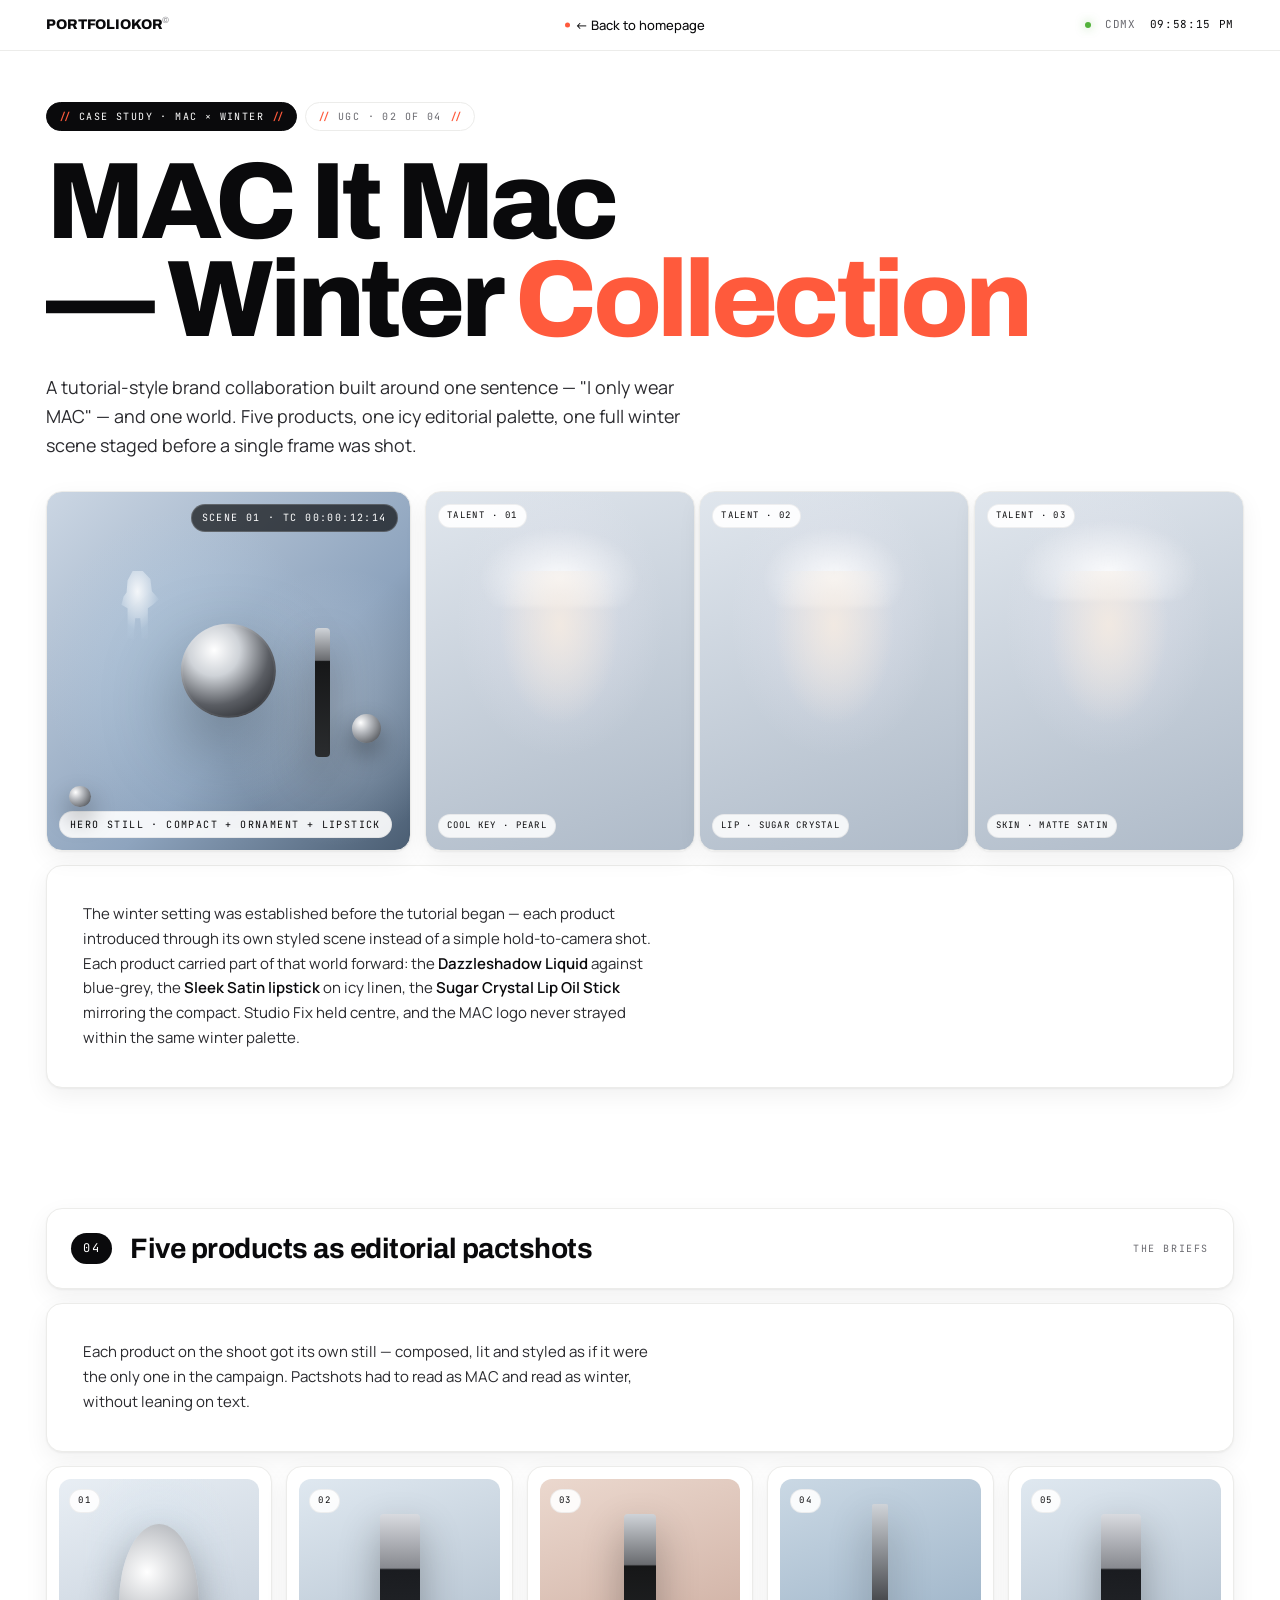
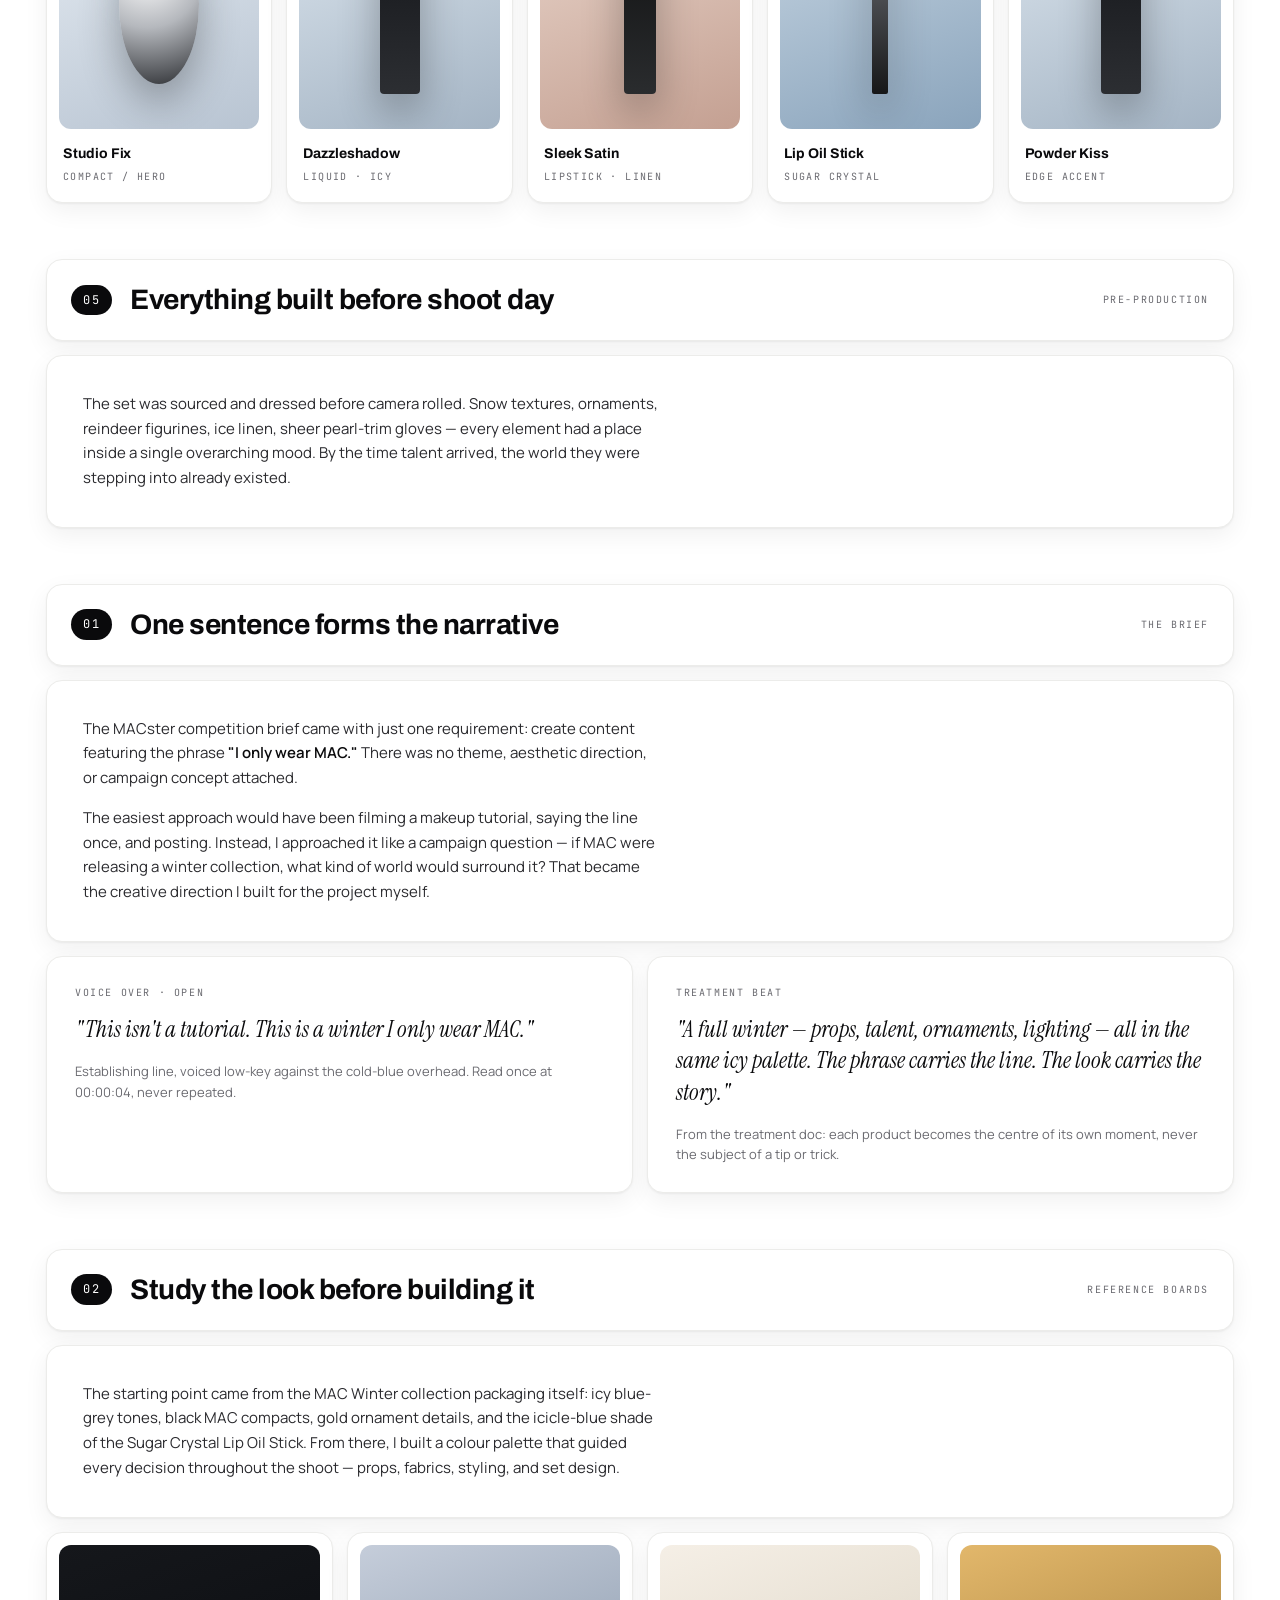
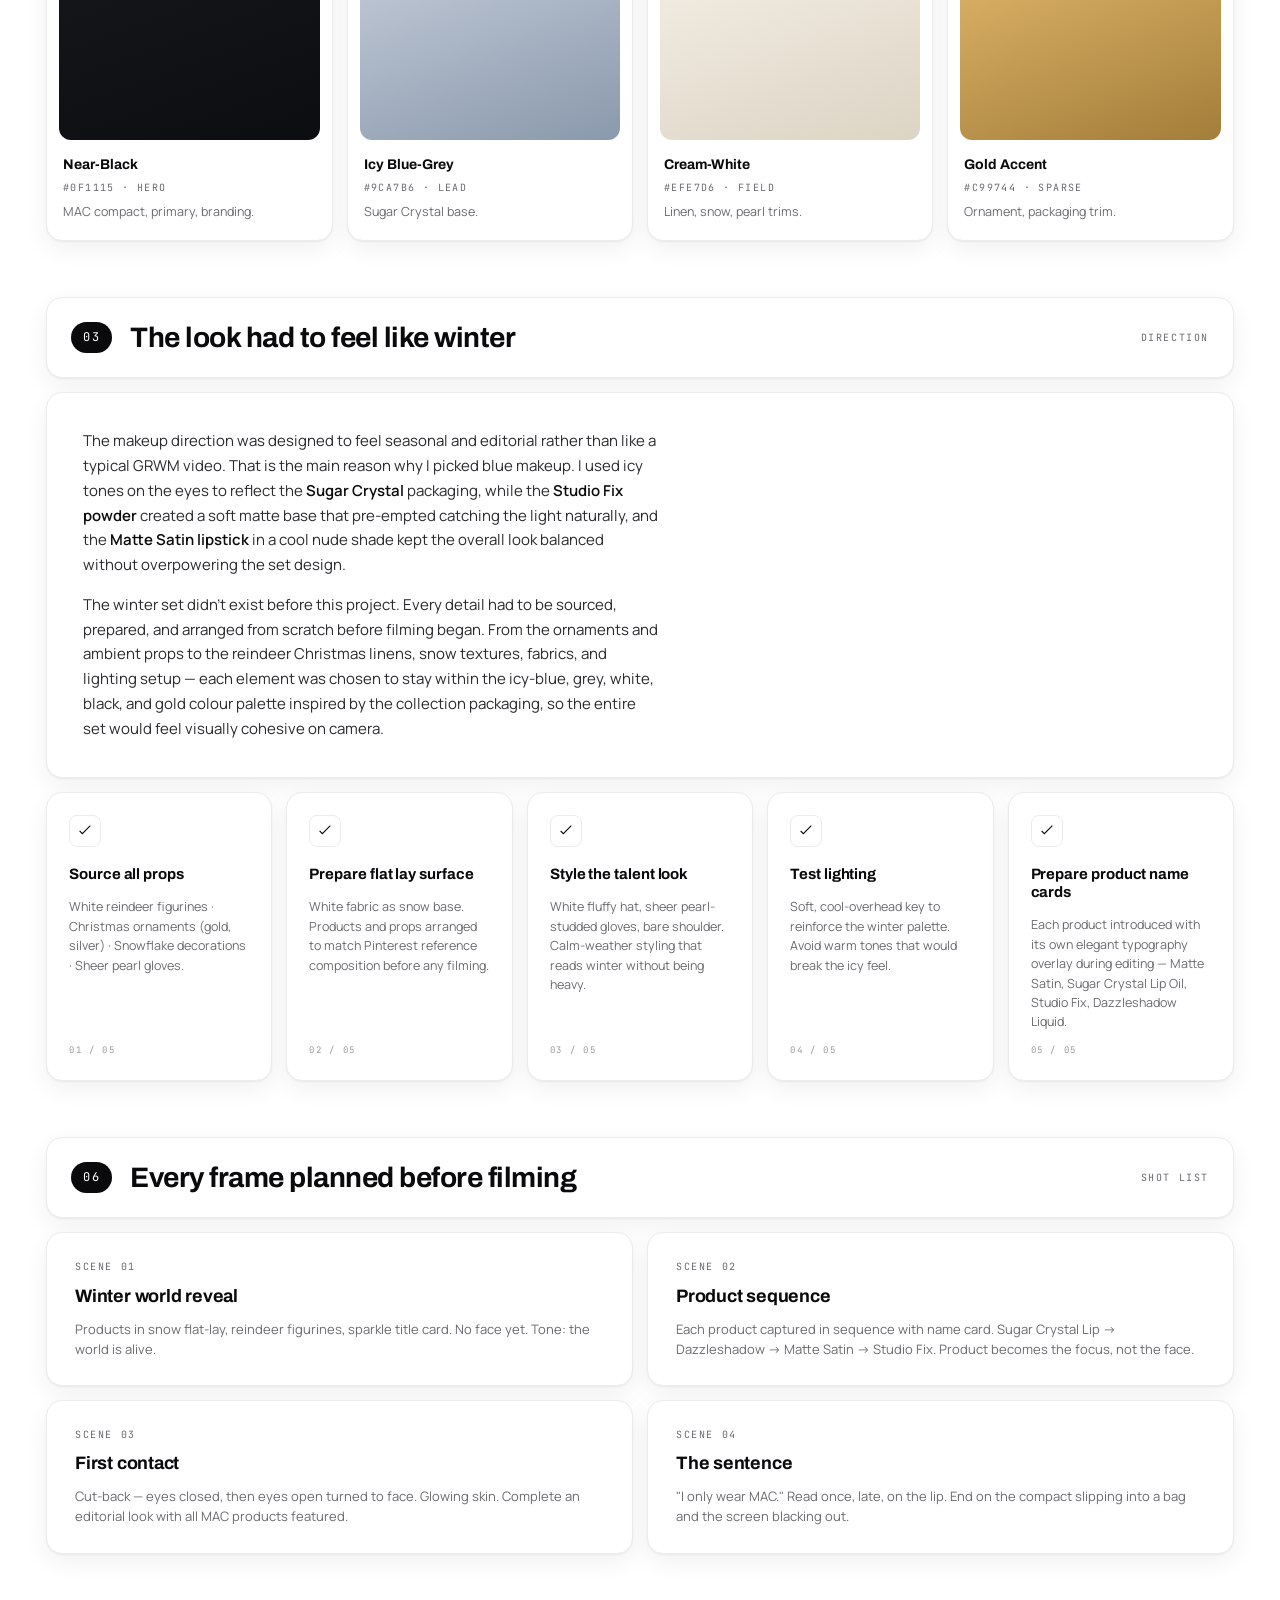
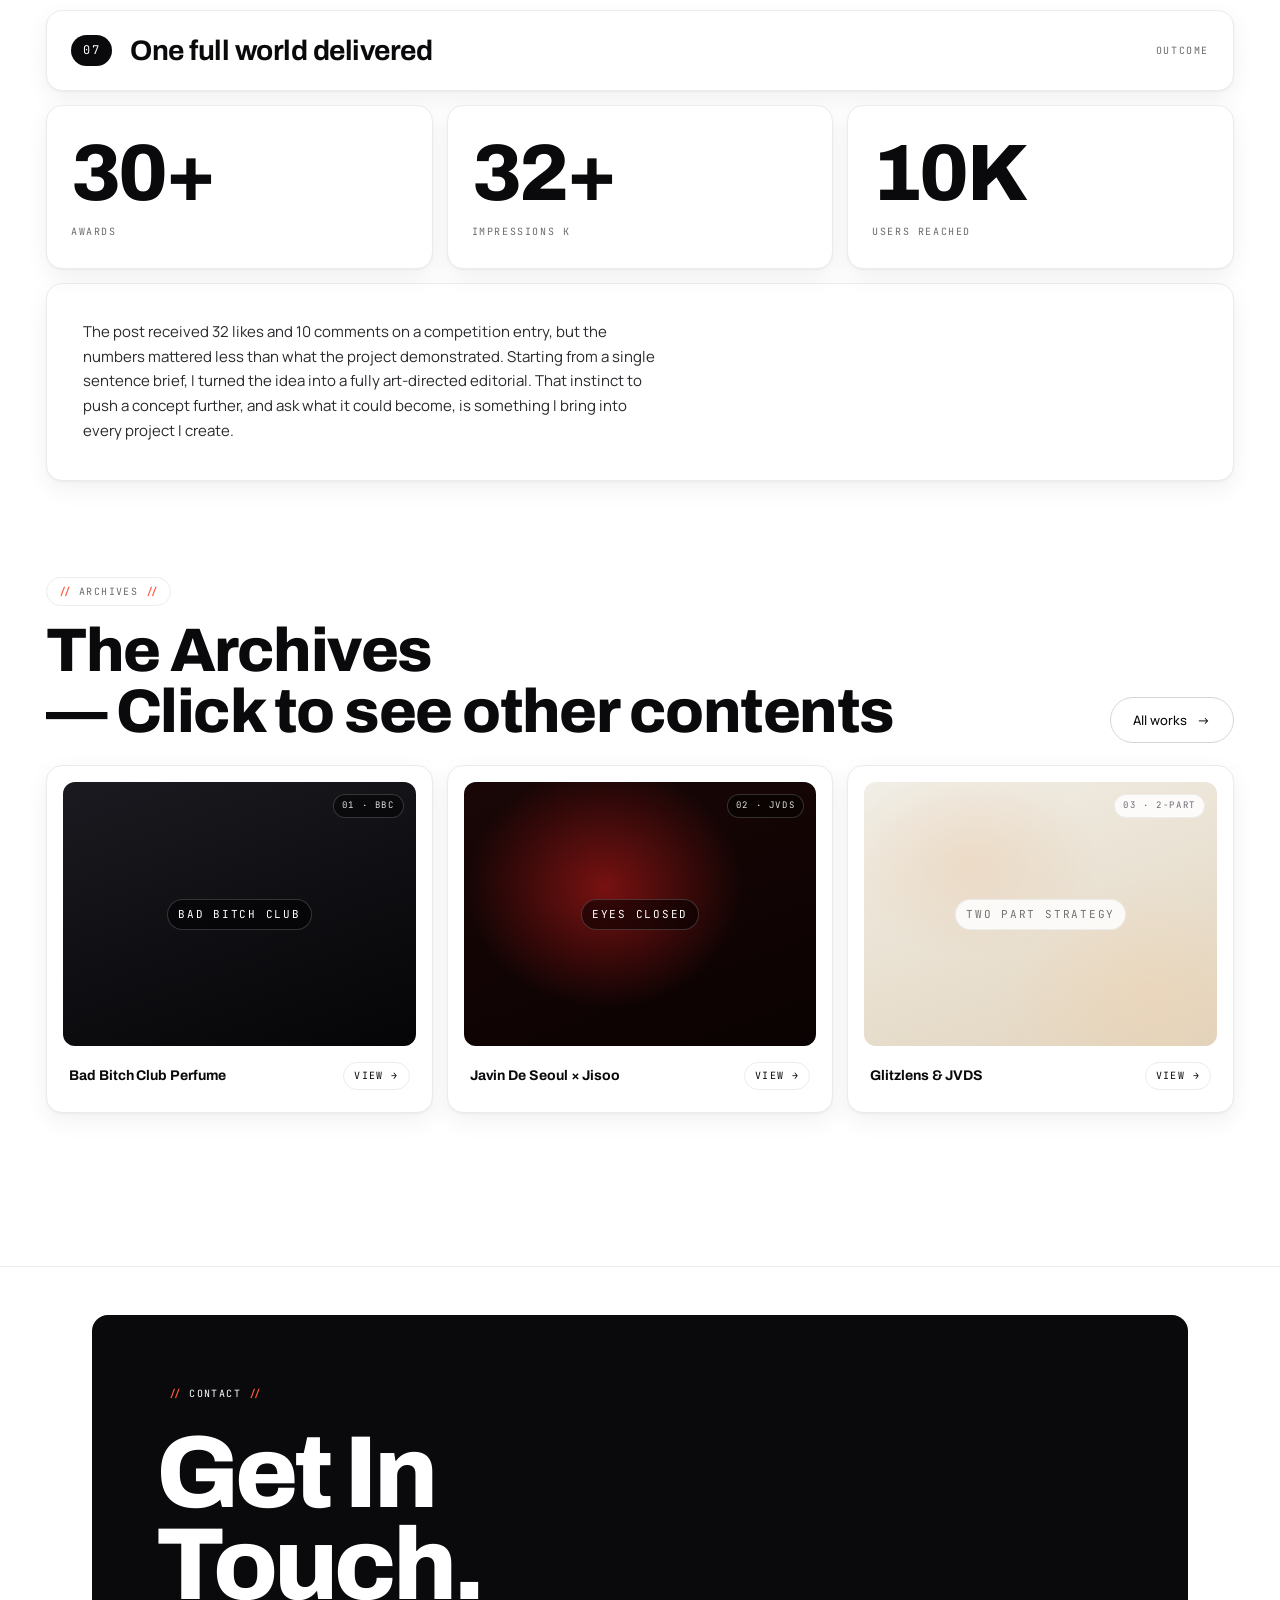
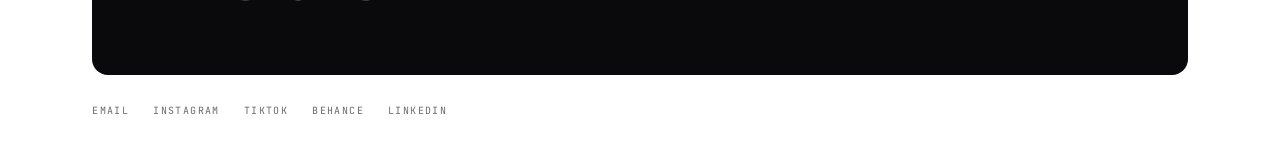
<file: mac-winter.html>
<!doctype html>
<html lang="en">
<head>
<meta charset="utf-8">
<meta name="viewport" content="width=device-width, initial-scale=1">
<title>MAC It MAC — Winter Collection · Case Study</title>
<link rel="preconnect" href="https://fonts.googleapis.com">
<link rel="preconnect" href="https://fonts.gstatic.com" crossorigin>
<link href="https://fonts.googleapis.com/css2?family=Archivo:wght@400;500;600;700;800;900&family=Manrope:wght@300;400;500;600;700&family=JetBrains+Mono:wght@400;500;600&family=Instrument+Serif:ital@0;1&display=swap" rel="stylesheet">
<link rel="stylesheet" href="site.css">
<style>
  /* ====== Case-study white theme ====== */
  .cs-hero{
    padding: clamp(28px, 4vw, 56px) var(--pad-x) clamp(40px, 5vw, 64px);
    max-width: var(--max-w);
    margin: 0 auto;
  }
  .cs-hero .meta{
    display: flex; gap: 8px; flex-wrap: wrap;
    margin-bottom: 22px;
  }
  .cs-hero h1{
    font-family: var(--f-display);
    font-weight: 800;
    font-size: clamp(54px, 8.5vw, 132px);
    letter-spacing: -0.04em;
    line-height: 0.9;
    margin: 0;
    color: var(--ink);
    text-wrap: balance;
  }
  .cs-hero h1 .accent{ color: var(--accent); }
  .cs-hero .deck{
    margin-top: 24px;
    font-family: var(--f-body);
    font-size: clamp(15px, 1.4vw, 18px);
    line-height: 1.6;
    color: var(--ink-2);
    max-width: 60ch;
  }
  .cs-hero .row{
    margin-top: 26px;
    display: flex; gap: 10px; flex-wrap: wrap;
    align-items: center;
  }

  /* HERO BENTO — key image + 3-portrait strip */
  .hero-bento{
    margin-top: 32px;
    display: grid;
    grid-template-columns: 1.4fr 1fr 1fr 1fr;
    grid-template-rows: auto;
    gap: var(--gap);
  }
  @media (max-width: 880px){
    .hero-bento{ grid-template-columns: 1fr 1fr; }
    .hero-bento .key{ grid-column: 1 / -1; }
  }
  .hero-bento .key{
    grid-column: 1 / 2; grid-row: 1 / 2;
    aspect-ratio: auto;
    height: 100%;
    min-height: 360px;
  }
  .hero-bento .pf{ aspect-ratio: 3/4; min-height: 360px; }

  /* Reusable section header card */
  .sec-head{
    display: grid;
    grid-template-columns: auto 1fr auto;
    gap: 18px;
    align-items: center;
    padding: 18px 24px;
    background: var(--card);
    border: 1px solid var(--line);
    border-radius: var(--r);
    box-shadow: var(--shadow-1);
  }
  .sec-head .nu{
    font-family: var(--f-mono);
    font-size: 12px;
    letter-spacing: 0.14em;
    padding: 6px 12px;
    background: var(--dark);
    color: #fff;
    border-radius: 999px;
  }
  .sec-head .h{
    font-family: var(--f-display);
    font-weight: 700;
    font-size: clamp(22px, 2.2vw, 30px);
    letter-spacing: -0.018em;
    margin: 0;
    color: var(--ink);
  }
  .sec-head .kick{
    font-family: var(--f-mono);
    font-size: 10px;
    letter-spacing: 0.16em;
    text-transform: uppercase;
    color: var(--muted);
  }
  .sec-block{ margin-top: clamp(36px, 5vw, 56px); }

  .text-card{
    background: var(--card);
    border: 1px solid var(--line);
    border-radius: var(--r);
    padding: clamp(22px, 3vw, 36px);
    box-shadow: var(--shadow-1);
    margin-top: var(--gap);
  }
  .text-card p{
    margin: 0;
    font-family: var(--f-body);
    font-size: 15px;
    line-height: 1.65;
    color: var(--ink-2);
    max-width: 64ch;
  }
  .text-card p + p{ margin-top: 1em; }
  .text-card strong{ color: var(--ink); font-weight: 600; }

  /* Product 5-up bento */
  .pact-grid{
    display: grid;
    grid-template-columns: repeat(5, 1fr);
    gap: var(--gap);
    margin-top: var(--gap);
  }
  @media (max-width: 880px){ .pact-grid{ grid-template-columns: repeat(2, 1fr); } }
  .pact{
    background: var(--card);
    border: 1px solid var(--line);
    border-radius: var(--r);
    box-shadow: var(--shadow-1);
    overflow: hidden;
    display: flex; flex-direction: column;
  }
  .pact .img{
    aspect-ratio: 4/5;
    margin: 12px 12px 0;
    border-radius: var(--r-sm);
    position: relative;
    overflow: hidden;
    background:
      radial-gradient(60% 60% at 50% 30%, rgba(200,220,235,0.30), transparent 65%),
      linear-gradient(160deg, #e8eef4 0%, #b8c4d2 100%);
  }
  .pact .img .obj{
    position: absolute; left: 30%; right: 30%; top: 18%; bottom: 18%;
    background: radial-gradient(circle at 35% 30%, #ffffff, #b5b8bd 45%, #2a2c30 100%);
    border-radius: 50%;
    box-shadow: 0 18px 40px rgba(0,0,0,0.30);
  }
  .pact[data-shape="lip"] .img{ background: linear-gradient(160deg, #ebd8ce, #c4a092 100%); }
  .pact[data-shape="lip"] .img .obj{
    left: 42%; right: 42%; top: 14%; bottom: 14%;
    border-radius: 4px;
    background: linear-gradient(180deg, #cfd3d8 0%, #6a6c70 28%, #161718 29%, #2a2c2e 100%);
  }
  .pact[data-shape="tube"] .img{ background: linear-gradient(160deg, #dfe8f0, #a4b4c4 100%); }
  .pact[data-shape="tube"] .img .obj{
    left: 40%; right: 40%; top: 14%; bottom: 14%;
    background: linear-gradient(180deg, #d8dadf 0%, #888a90 30%, #1a1c20 31%, #2c2e32 100%);
    border-radius: 4px;
  }
  .pact[data-shape="pen"] .img{ background: linear-gradient(160deg, #cad8e4, #8aa4bc 100%); }
  .pact[data-shape="pen"] .img .obj{
    left: 46%; right: 46%; top: 10%; bottom: 14%;
    background: linear-gradient(180deg, #cfd3d8, #4a4c50 50%, #161718);
    border-radius: 2px;
  }
  .pact .img .num{
    position: absolute; top: 10px; left: 10px;
    font-family: var(--f-mono); font-size: 9px;
    letter-spacing: 0.16em; text-transform: uppercase;
    color: var(--ink);
    padding: 4px 8px;
    background: rgba(255,255,255,0.9);
    border: 1px solid rgba(0,0,0,0.06);
    border-radius: 999px;
  }
  .pact .info{
    padding: 14px 16px 18px;
  }
  .pact .info .name{
    font-family: var(--f-display); font-weight: 700;
    font-size: 14px; color: var(--ink);
    letter-spacing: -0.005em;
    margin-bottom: 4px;
  }
  .pact .info .sub{
    font-family: var(--f-mono); font-size: 10px;
    letter-spacing: 0.14em; text-transform: uppercase;
    color: var(--muted);
  }

  /* Quote cards 2-up */
  .qcards{
    display: grid; grid-template-columns: 1fr 1fr;
    gap: var(--gap);
    margin-top: var(--gap);
  }
  @media (max-width: 760px){ .qcards{ grid-template-columns: 1fr; } }
  .qcard{
    background: var(--card);
    border: 1px solid var(--line);
    border-radius: var(--r);
    box-shadow: var(--shadow-1);
    padding: 28px;
  }
  .qcard .l{
    font-family: var(--f-mono); font-size: 10px;
    letter-spacing: 0.16em; text-transform: uppercase;
    color: var(--muted); margin-bottom: 14px;
  }
  .qcard .q{
    font-family: var(--f-edit);
    font-style: italic;
    font-size: clamp(20px, 1.8vw, 26px);
    line-height: 1.35;
    color: var(--ink);
    margin: 0 0 16px;
  }
  .qcard .a{
    font-family: var(--f-body); font-size: 13px;
    line-height: 1.55; color: var(--muted);
  }

  /* Palette 4-up */
  .palette{
    display: grid;
    grid-template-columns: repeat(4, 1fr);
    gap: var(--gap);
    margin-top: var(--gap);
  }
  @media (max-width: 760px){ .palette{ grid-template-columns: repeat(2, 1fr); } }
  .sw{
    background: var(--card);
    border: 1px solid var(--line);
    border-radius: var(--r);
    overflow: hidden;
    box-shadow: var(--shadow-1);
  }
  .sw .clr{
    aspect-ratio: 4/3;
    margin: 12px 12px 0;
    border-radius: var(--r-sm);
  }
  .sw .info{ padding: 14px 16px 18px; }
  .sw .info .nm{
    font-family: var(--f-display); font-weight: 700;
    font-size: 14px; color: var(--ink);
    margin-bottom: 4px;
  }
  .sw .info .hex{
    font-family: var(--f-mono); font-size: 10px;
    letter-spacing: 0.14em; text-transform: uppercase;
    color: var(--muted); margin-bottom: 8px;
  }
  .sw .info .use{
    font-family: var(--f-body); font-size: 12.5px;
    line-height: 1.5; color: var(--muted);
  }

  /* Winter checklist  -- 5 feature boxes */
  .wcl{
    display: grid;
    grid-template-columns: repeat(5, 1fr);
    gap: var(--gap);
    margin-top: var(--gap);
  }
  @media (max-width: 1100px){ .wcl{ grid-template-columns: repeat(3, 1fr); } }
  @media (max-width: 720px){ .wcl{ grid-template-columns: 1fr 1fr; } }
  .wc{
    background: var(--card);
    border: 1px solid var(--line);
    border-radius: var(--r);
    padding: 22px;
    box-shadow: var(--shadow-1);
    display: flex; flex-direction: column; gap: 12px;
    min-height: 220px;
  }
  .wc .ico{
    width: 32px; height: 32px;
    border-radius: 8px;
    background: var(--canvas);
    border: 1px solid var(--line);
    display: grid; place-items: center;
    color: var(--ink);
  }
  .wc .ico svg{ width: 16px; height: 16px; }
  .wc .h{
    font-family: var(--f-display);
    font-weight: 700; font-size: 15px;
    letter-spacing: -0.005em; line-height: 1.2;
    color: var(--ink); margin: 6px 0 2px;
  }
  .wc .p{
    font-family: var(--f-body); font-size: 12.5px;
    line-height: 1.55; color: var(--muted); margin: 0;
  }
  .wc .num{
    margin-top: auto;
    font-family: var(--f-mono); font-size: 9px;
    letter-spacing: 0.18em; text-transform: uppercase;
    color: var(--muted-2);
  }

  /* Shot list  -- 2x2 grid */
  .shotlist{
    display: grid;
    grid-template-columns: 1fr 1fr;
    gap: var(--gap);
    margin-top: var(--gap);
  }
  @media (max-width: 760px){ .shotlist{ grid-template-columns: 1fr; } }
  .shot{
    background: var(--card);
    border: 1px solid var(--line);
    border-radius: var(--r);
    padding: 26px 28px;
    box-shadow: var(--shadow-1);
  }
  .shot .l{
    font-family: var(--f-mono); font-size: 10px;
    letter-spacing: 0.16em; text-transform: uppercase;
    color: var(--muted); margin-bottom: 8px;
  }
  .shot .name{
    font-family: var(--f-display); font-weight: 700;
    font-size: 18px; letter-spacing: -0.012em;
    color: var(--ink); margin: 0 0 8px;
  }
  .shot .p{
    font-family: var(--f-body); font-size: 13px;
    line-height: 1.55; color: var(--muted); margin: 0;
  }

  /* Hero key image  */
  .key-img{
    position: relative;
    border-radius: var(--r);
    overflow: hidden;
    border: 1px solid var(--line);
    box-shadow: var(--shadow-1);
    background:
      radial-gradient(60% 70% at 38% 50%, rgba(180,210,235,0.40), transparent 65%),
      radial-gradient(50% 60% at 80% 60%, rgba(220,230,240,0.30), transparent 65%),
      linear-gradient(135deg, #cbd6e3 0%, #8ea4be 60%, #4a5d72 100%);
    color: #fff;
  }
  .key-img .reindeer{
    position: absolute; left: 18%; top: 22%; width: 14%; aspect-ratio: 3/4;
    background: radial-gradient(60% 80% at 50% 30%, rgba(255,255,255,0.85), rgba(180,200,220,0.6) 70%, transparent);
    clip-path: polygon(40% 0, 60% 0, 75% 12%, 78% 30%, 92% 42%, 80% 50%, 70% 55%, 70% 100%, 58% 100%, 55% 70%, 45% 70%, 42% 100%, 30% 100%, 30% 55%, 18% 50%, 22% 38%, 28% 32%, 30% 14%);
  }
  .key-img .compact{
    position: absolute; left: 50%; top: 50%;
    transform: translate(-50%, -50%);
    width: 26%; aspect-ratio: 1/1;
    border-radius: 50%;
    background: radial-gradient(circle at 35% 28%, #ffffff 0%, #cfd3d8 28%, #5a5d63 60%, #1a1c20 95%);
    box-shadow: 0 30px 80px rgba(0,0,0,0.4), inset 0 0 0 2px rgba(255,255,255,0.06);
  }
  .key-img .lipstick{
    position: absolute; right: 22%; top: 38%; width: 4%; height: 36%;
    background: linear-gradient(180deg, #cfd3d8 0%, #6a6c70 25%, #161718 26%, #2a2c2e 100%);
    border-radius: 4px;
    box-shadow: 0 18px 40px rgba(0,0,0,0.4);
  }
  .key-img .orn{
    position: absolute; width: 8%; aspect-ratio: 1/1; border-radius: 50%;
    background: radial-gradient(circle at 30% 30%, #ffffff 0%, #b5b8bd 35%, #4a4d52 90%);
    box-shadow: 0 12px 24px rgba(0,0,0,0.4);
  }
  .key-img .orn.a{ right: 8%; top: 62%; }
  .key-img .orn.b{ left: 6%; bottom: 12%; width: 6%; }
  .key-img .label{
    position: absolute; left: 12px; bottom: 12px;
    font-family: var(--f-mono); font-size: 10px;
    letter-spacing: 0.14em; text-transform: uppercase;
    color: var(--ink);
    padding: 5px 10px;
    background: rgba(255,255,255,0.9);
    border: 1px solid rgba(0,0,0,0.06);
    border-radius: 999px;
  }
  .key-img .timecode{
    position: absolute; top: 12px; right: 12px;
    font-family: var(--f-mono); font-size: 10px;
    letter-spacing: 0.14em; text-transform: uppercase;
    color: #fff;
    padding: 5px 10px;
    background: rgba(0,0,0,0.65);
    border: 1px solid rgba(255,255,255,0.18);
    border-radius: 999px;
  }

  /* Portraits */
  .portrait{
    border-radius: var(--r);
    overflow: hidden;
    border: 1px solid var(--line);
    box-shadow: var(--shadow-1);
    position: relative;
    background:
      radial-gradient(60% 60% at 50% 35%, rgba(230,230,240,0.55), transparent 65%),
      linear-gradient(160deg, #e0e6ed 0%, #aebac8 100%);
  }
  .portrait .face{
    position: absolute; left: 18%; right: 18%; top: 22%; bottom: 28%;
    background: radial-gradient(50% 80% at 50% 30%, rgba(245,235,225,0.85), transparent 70%);
  }
  .portrait .hat{
    position: absolute; left: 14%; right: 14%; top: 6%; height: 26%;
    background: radial-gradient(60% 80% at 50% 70%, rgba(255,255,255,0.85), transparent 70%);
    filter: blur(2px);
  }
  .portrait .tag{
    position: absolute; left: 12px; top: 12px;
    font-family: var(--f-mono); font-size: 9px;
    letter-spacing: 0.16em; text-transform: uppercase;
    color: var(--ink);
    padding: 4px 8px;
    background: rgba(255,255,255,0.92);
    border: 1px solid rgba(0,0,0,0.06);
    border-radius: 999px;
  }
  .portrait .cap{
    position: absolute; left: 12px; bottom: 12px;
    font-family: var(--f-mono); font-size: 9px;
    letter-spacing: 0.14em; text-transform: uppercase;
    color: var(--ink);
    padding: 4px 8px;
    background: rgba(255,255,255,0.85);
    border: 1px solid rgba(0,0,0,0.06);
    border-radius: 999px;
  }

  /* TOC fixed left  */
  .cs-toc{
    position: fixed; left: 14px; top: 50%;
    transform: translateY(-50%); z-index: 50;
    display: flex; flex-direction: column; gap: 2px;
    font-family: var(--f-mono); font-size: 9px;
    letter-spacing: 0.16em; text-transform: uppercase;
    color: var(--muted);
    background: rgba(255,255,255,0.85);
    backdrop-filter: blur(10px);
    border: 1px solid var(--line);
    border-radius: var(--r);
    padding: 14px 12px;
  }
  .cs-toc a{
    display:flex; align-items: center; gap: 8px; padding: 4px 4px; color: var(--muted);
  }
  .cs-toc a:hover{ color: var(--ink); }
  .cs-toc .dash{ width: 14px; height: 1px; background: currentColor; opacity: .6; }
  @media (max-width: 1320px){ .cs-toc{ display: none; } }

</style>
</head>
<body>

<header class="topbar">
  <div class="topbar-brand">PORTFOLIOKOR<sup>©</sup></div>
  <nav class="topbar-nav">
    <a href="index.html" class="is-current">← Back to homepage</a>
  </nav>
  <div class="topbar-meta">
    <span class="dot" aria-hidden="true"></span>
    <span>CDMX</span>
    <span class="clock" data-cdmx-clock>00:00:00 AM</span>
  </div>
</header>

<aside class="cs-toc">
  <a href="#sec-04"><span class="dash"></span> 04 · Pactshots</a>
  <a href="#sec-05"><span class="dash"></span> 05 · Built before</a>
  <a href="#sec-01"><span class="dash"></span> 01 · Narrative</a>
  <a href="#sec-02"><span class="dash"></span> 02 · Study look</a>
  <a href="#sec-03"><span class="dash"></span> 03 · Feel like winter</a>
  <a href="#sec-06"><span class="dash"></span> 06 · Frames</a>
  <a href="#sec-07"><span class="dash"></span> 07 · Delivered</a>
</aside>

<!-- HERO -->
<section class="cs-hero">
  <div class="meta">
    <span class="tag-slash solid">Case study · MAC × Winter</span>
    <span class="tag-slash">UGC · 02 of 04</span>
  </div>
  <h1>MAC It Mac<br>— Winter <span class="accent">Collection</span></h1>
  <p class="deck">A tutorial-style brand collaboration built around one sentence — "I only wear MAC" — and one world. Five products, one icy editorial palette, one full winter scene staged before a single frame was shot.</p>

  <!-- HERO BENTO -->
  <div class="hero-bento">
    <div class="key key-img">
      <span class="timecode">Scene 01 · TC 00:00:12:14</span>
      <span class="label">Hero still · Compact + ornament + lipstick</span>
      <div class="reindeer"></div>
      <div class="compact"></div>
      <div class="lipstick"></div>
      <div class="orn a"></div>
      <div class="orn b"></div>
    </div>
    <div class="pf portrait">
      <span class="tag">Talent · 01</span>
      <div class="hat"></div><div class="face"></div>
      <span class="cap">Cool key · pearl</span>
    </div>
    <div class="pf portrait">
      <span class="tag">Talent · 02</span>
      <div class="hat" style="left:18%;right:18%"></div><div class="face"></div>
      <span class="cap">Lip · sugar crystal</span>
    </div>
    <div class="pf portrait">
      <span class="tag">Talent · 03</span>
      <div class="hat" style="left:10%;right:10%;top:4%"></div><div class="face"></div>
      <span class="cap">Skin · matte satin</span>
    </div>
  </div>

  <div class="text-card" style="margin-top: var(--gap);">
    <p>The winter setting was established before the tutorial began — each product introduced through its own styled scene instead of a simple hold-to-camera shot. Each product carried part of that world forward: the <strong>Dazzleshadow Liquid</strong> against blue-grey, the <strong>Sleek Satin lipstick</strong> on icy linen, the <strong>Sugar Crystal Lip Oil Stick</strong> mirroring the compact. Studio Fix held centre, and the MAC logo never strayed within the same winter palette.</p>
  </div>
</section>

<!-- SECTION 04 -->
<section class="container sec-block" id="sec-04" data-reveal>
  <div class="sec-head">
    <span class="nu">04</span>
    <h2 class="h">Five products as editorial pactshots</h2>
    <span class="kick">The Briefs</span>
  </div>
  <div class="text-card">
    <p>Each product on the shoot got its own still — composed, lit and styled as if it were the only one in the campaign. Pactshots had to read as MAC and read as winter, without leaning on text.</p>
  </div>
  <div class="pact-grid">
    <div class="pact" data-shape="square">
      <div class="img"><span class="num">01</span><div class="obj"></div></div>
      <div class="info"><div class="name">Studio Fix</div><div class="sub">Compact / Hero</div></div>
    </div>
    <div class="pact" data-shape="tube">
      <div class="img"><span class="num">02</span><div class="obj"></div></div>
      <div class="info"><div class="name">Dazzleshadow</div><div class="sub">Liquid · Icy</div></div>
    </div>
    <div class="pact" data-shape="lip">
      <div class="img"><span class="num">03</span><div class="obj"></div></div>
      <div class="info"><div class="name">Sleek Satin</div><div class="sub">Lipstick · Linen</div></div>
    </div>
    <div class="pact" data-shape="pen">
      <div class="img"><span class="num">04</span><div class="obj"></div></div>
      <div class="info"><div class="name">Lip Oil Stick</div><div class="sub">Sugar Crystal</div></div>
    </div>
    <div class="pact" data-shape="tube">
      <div class="img"><span class="num">05</span><div class="obj"></div></div>
      <div class="info"><div class="name">Powder Kiss</div><div class="sub">Edge accent</div></div>
    </div>
  </div>
</section>

<!-- SECTION 05 -->
<section class="container sec-block" id="sec-05" data-reveal>
  <div class="sec-head">
    <span class="nu">05</span>
    <h2 class="h">Everything built before shoot day</h2>
    <span class="kick">Pre-production</span>
  </div>
  <div class="text-card">
    <p>The set was sourced and dressed before camera rolled. Snow textures, ornaments, reindeer figurines, ice linen, sheer pearl-trim gloves — every element had a place inside a single overarching mood. By the time talent arrived, the world they were stepping into already existed.</p>
  </div>
</section>

<!-- SECTION 01 -->
<section class="container sec-block" id="sec-01" data-reveal>
  <div class="sec-head">
    <span class="nu">01</span>
    <h2 class="h">One sentence forms the narrative</h2>
    <span class="kick">The Brief</span>
  </div>
  <div class="text-card">
    <p>The MACster competition brief came with just one requirement: create content featuring the phrase <strong>"I only wear MAC."</strong> There was no theme, aesthetic direction, or campaign concept attached.</p>
    <p>The easiest approach would have been filming a makeup tutorial, saying the line once, and posting. Instead, I approached it like a campaign question — if MAC were releasing a winter collection, what kind of world would surround it? That became the creative direction I built for the project myself.</p>
  </div>
  <div class="qcards">
    <div class="qcard">
      <div class="l">Voice over · open</div>
      <p class="q">"This isn't a tutorial. This is a winter I only wear MAC."</p>
      <div class="a">Establishing line, voiced low-key against the cold-blue overhead. Read once at 00:00:04, never repeated.</div>
    </div>
    <div class="qcard">
      <div class="l">Treatment beat</div>
      <p class="q">"A full winter — props, talent, ornaments, lighting — all in the same icy palette. The phrase carries the line. The look carries the story."</p>
      <div class="a">From the treatment doc: each product becomes the centre of its own moment, never the subject of a tip or trick.</div>
    </div>
  </div>
</section>

<!-- SECTION 02 -->
<section class="container sec-block" id="sec-02" data-reveal>
  <div class="sec-head">
    <span class="nu">02</span>
    <h2 class="h">Study the look before building it</h2>
    <span class="kick">Reference boards</span>
  </div>
  <div class="text-card">
    <p>The starting point came from the MAC Winter collection packaging itself: icy blue-grey tones, black MAC compacts, gold ornament details, and the icicle-blue shade of the Sugar Crystal Lip Oil Stick. From there, I built a colour palette that guided every decision throughout the shoot — props, fabrics, styling, and set design.</p>
  </div>
  <div class="palette">
    <div class="sw">
      <div class="clr" style="background: linear-gradient(160deg,#15171b,#0b0d11);"></div>
      <div class="info"><div class="nm">Near-Black</div><div class="hex">#0F1115 · Hero</div><div class="use">MAC compact, primary, branding.</div></div>
    </div>
    <div class="sw">
      <div class="clr" style="background: linear-gradient(160deg,#c5cdda,#8a99ac);"></div>
      <div class="info"><div class="nm">Icy Blue-Grey</div><div class="hex">#9CA7B6 · Lead</div><div class="use">Sugar Crystal base.</div></div>
    </div>
    <div class="sw">
      <div class="clr" style="background: linear-gradient(160deg,#f5efe6,#dcd4c4);"></div>
      <div class="info"><div class="nm">Cream-White</div><div class="hex">#EFE7D6 · Field</div><div class="use">Linen, snow, pearl trims.</div></div>
    </div>
    <div class="sw">
      <div class="clr" style="background: linear-gradient(160deg,#e2b76b,#a37e3a);"></div>
      <div class="info"><div class="nm">Gold Accent</div><div class="hex">#C99744 · Sparse</div><div class="use">Ornament, packaging trim.</div></div>
    </div>
  </div>
</section>

<!-- SECTION 03 -->
<section class="container sec-block" id="sec-03" data-reveal>
  <div class="sec-head">
    <span class="nu">03</span>
    <h2 class="h">The look had to feel like winter</h2>
    <span class="kick">Direction</span>
  </div>
  <div class="text-card">
    <p>The makeup direction was designed to feel seasonal and editorial rather than like a typical GRWM video. That is the main reason why I picked blue makeup. I used icy tones on the eyes to reflect the <strong>Sugar Crystal</strong> packaging, while the <strong>Studio Fix powder</strong> created a soft matte base that pre-empted catching the light naturally, and the <strong>Matte Satin lipstick</strong> in a cool nude shade kept the overall look balanced without overpowering the set design.</p>
    <p>The winter set didn't exist before this project. Every detail had to be sourced, prepared, and arranged from scratch before filming began. From the ornaments and ambient props to the reindeer Christmas linens, snow textures, fabrics, and lighting setup — each element was chosen to stay within the icy-blue, grey, white, black, and gold colour palette inspired by the collection packaging, so the entire set would feel visually cohesive on camera.</p>
  </div>
  <div class="wcl">
    <div class="wc">
      <div class="ico"><svg viewBox="0 0 24 24" fill="none" stroke="currentColor" stroke-width="1.6"><path d="M4 12l4 4 12-12"/></svg></div>
      <div class="h">Source all props</div>
      <p class="p">White reindeer figurines · Christmas ornaments (gold, silver) · Snowflake decorations · Sheer pearl gloves.</p>
      <span class="num">01 / 05</span>
    </div>
    <div class="wc">
      <div class="ico"><svg viewBox="0 0 24 24" fill="none" stroke="currentColor" stroke-width="1.6"><path d="M4 12l4 4 12-12"/></svg></div>
      <div class="h">Prepare flat lay surface</div>
      <p class="p">White fabric as snow base. Products and props arranged to match Pinterest reference composition before any filming.</p>
      <span class="num">02 / 05</span>
    </div>
    <div class="wc">
      <div class="ico"><svg viewBox="0 0 24 24" fill="none" stroke="currentColor" stroke-width="1.6"><path d="M4 12l4 4 12-12"/></svg></div>
      <div class="h">Style the talent look</div>
      <p class="p">White fluffy hat, sheer pearl-studded gloves, bare shoulder. Calm-weather styling that reads winter without being heavy.</p>
      <span class="num">03 / 05</span>
    </div>
    <div class="wc">
      <div class="ico"><svg viewBox="0 0 24 24" fill="none" stroke="currentColor" stroke-width="1.6"><path d="M4 12l4 4 12-12"/></svg></div>
      <div class="h">Test lighting</div>
      <p class="p">Soft, cool-overhead key to reinforce the winter palette. Avoid warm tones that would break the icy feel.</p>
      <span class="num">04 / 05</span>
    </div>
    <div class="wc">
      <div class="ico"><svg viewBox="0 0 24 24" fill="none" stroke="currentColor" stroke-width="1.6"><path d="M4 12l4 4 12-12"/></svg></div>
      <div class="h">Prepare product name cards</div>
      <p class="p">Each product introduced with its own elegant typography overlay during editing — Matte Satin, Sugar Crystal Lip Oil, Studio Fix, Dazzleshadow Liquid.</p>
      <span class="num">05 / 05</span>
    </div>
  </div>
</section>

<!-- SECTION 06 -->
<section class="container sec-block" id="sec-06" data-reveal>
  <div class="sec-head">
    <span class="nu">06</span>
    <h2 class="h">Every frame planned before filming</h2>
    <span class="kick">Shot list</span>
  </div>
  <div class="shotlist">
    <div class="shot">
      <div class="l">Scene 01</div>
      <div class="name">Winter world reveal</div>
      <p class="p">Products in snow flat-lay, reindeer figurines, sparkle title card. No face yet. Tone: the world is alive.</p>
    </div>
    <div class="shot">
      <div class="l">Scene 02</div>
      <div class="name">Product sequence</div>
      <p class="p">Each product captured in sequence with name card. Sugar Crystal Lip → Dazzleshadow → Matte Satin → Studio Fix. Product becomes the focus, not the face.</p>
    </div>
    <div class="shot">
      <div class="l">Scene 03</div>
      <div class="name">First contact</div>
      <p class="p">Cut-back — eyes closed, then eyes open turned to face. Glowing skin. Complete an editorial look with all MAC products featured.</p>
    </div>
    <div class="shot">
      <div class="l">Scene 04</div>
      <div class="name">The sentence</div>
      <p class="p">"I only wear MAC." Read once, late, on the lip. End on the compact slipping into a bag and the screen blacking out.</p>
    </div>
  </div>
</section>

<!-- SECTION 07 -->
<section class="container sec-block" id="sec-07" data-reveal>
  <div class="sec-head">
    <span class="nu">07</span>
    <h2 class="h">One full world delivered</h2>
    <span class="kick">Outcome</span>
  </div>
  <div class="stats" style="margin-top: var(--gap);">
    <div class="stat"><div class="stat-n">30+</div><div class="stat-lbl">Awards</div></div>
    <div class="stat"><div class="stat-n">32+</div><div class="stat-lbl">Impressions K</div></div>
    <div class="stat"><div class="stat-n">10K</div><div class="stat-lbl">Users reached</div></div>
  </div>
  <div class="text-card">
    <p>The post received 32 likes and 10 comments on a competition entry, but the numbers mattered less than what the project demonstrated. Starting from a single sentence brief, I turned the idea into a fully art-directed editorial. That instinct to push a concept further, and ask what it could become, is something I bring into every project I create.</p>
  </div>
</section>

<!-- ARCHIVES -->
<section class="container gutter" id="archives" data-reveal>
  <div class="ugc-head" style="display:grid; grid-template-columns: 1fr auto; align-items: end; gap: 24px; margin-bottom: 22px;">
    <div>
      <span class="tag-slash">Archives</span>
      <h2 class="h-section" style="margin-top:14px">The Archives<br>— Click to see other contents</h2>
    </div>
    <a class="btn btn-ghost" href="index.html#works">All works <span class="arr">→</span></a>
  </div>
  <div class="arch-grid">
    <a class="arch-card" href="bad-bitch-club.html">
      <div class="arch-img"><div class="ph dark"><span class="label-corner">01 · BBC</span><span class="label">Bad Bitch Club</span></div></div>
      <div class="arch-foot"><span class="arch-title">Bad Bitch Club Perfume</span><span class="arch-view">View →</span></div>
    </a>
    <a class="arch-card" href="javin-jisoo.html">
      <div class="arch-img"><div class="ph red-deep"><span class="label-corner">02 · JVDS</span><span class="label">Eyes Closed</span></div></div>
      <div class="arch-foot"><span class="arch-title">Javin De Seoul × Jisoo</span><span class="arch-view">View →</span></div>
    </a>
    <a class="arch-card" href="two-part-strategy.html">
      <div class="arch-img"><div class="ph warm"><span class="label-corner">03 · 2-PART</span><span class="label">Two Part Strategy</span></div></div>
      <div class="arch-foot"><span class="arch-title">Glitzlens & JVDS</span><span class="arch-view">View →</span></div>
    </a>
  </div>
</section>

<!-- FOOTER -->
<footer class="site-foot" id="contact">
  <div class="container">
    <div class="foot-card">
      <div>
        <span class="tag-slash solid" style="margin-bottom: 18px;">Contact</span>
        <h2 class="get-in-touch">Get In Touch.</h2>
      </div>

    </div>
    <div class="foot-row">
      <div class="foot-links">
        <a href="mailto:best1nahathai@gmail.com">Email</a>
        <a href="https://www.instagram.com/bbestnkk1/" target="_blank" rel="noopener">Instagram</a>
        <a href="https://www.tiktok.com/@bbestnkk" target="_blank" rel="noopener">TikTok</a>
        <a href="https://www.behance.net/nk43" target="_blank" rel="noopener">Behance</a>
        <a href="https://www.linkedin.com/in/nahathai-k/" target="_blank" rel="noopener">LinkedIn</a>
      </div>
    </div>
  </div>
</footer>

<script src="site.js"></script>
</body>
</html>
</file>
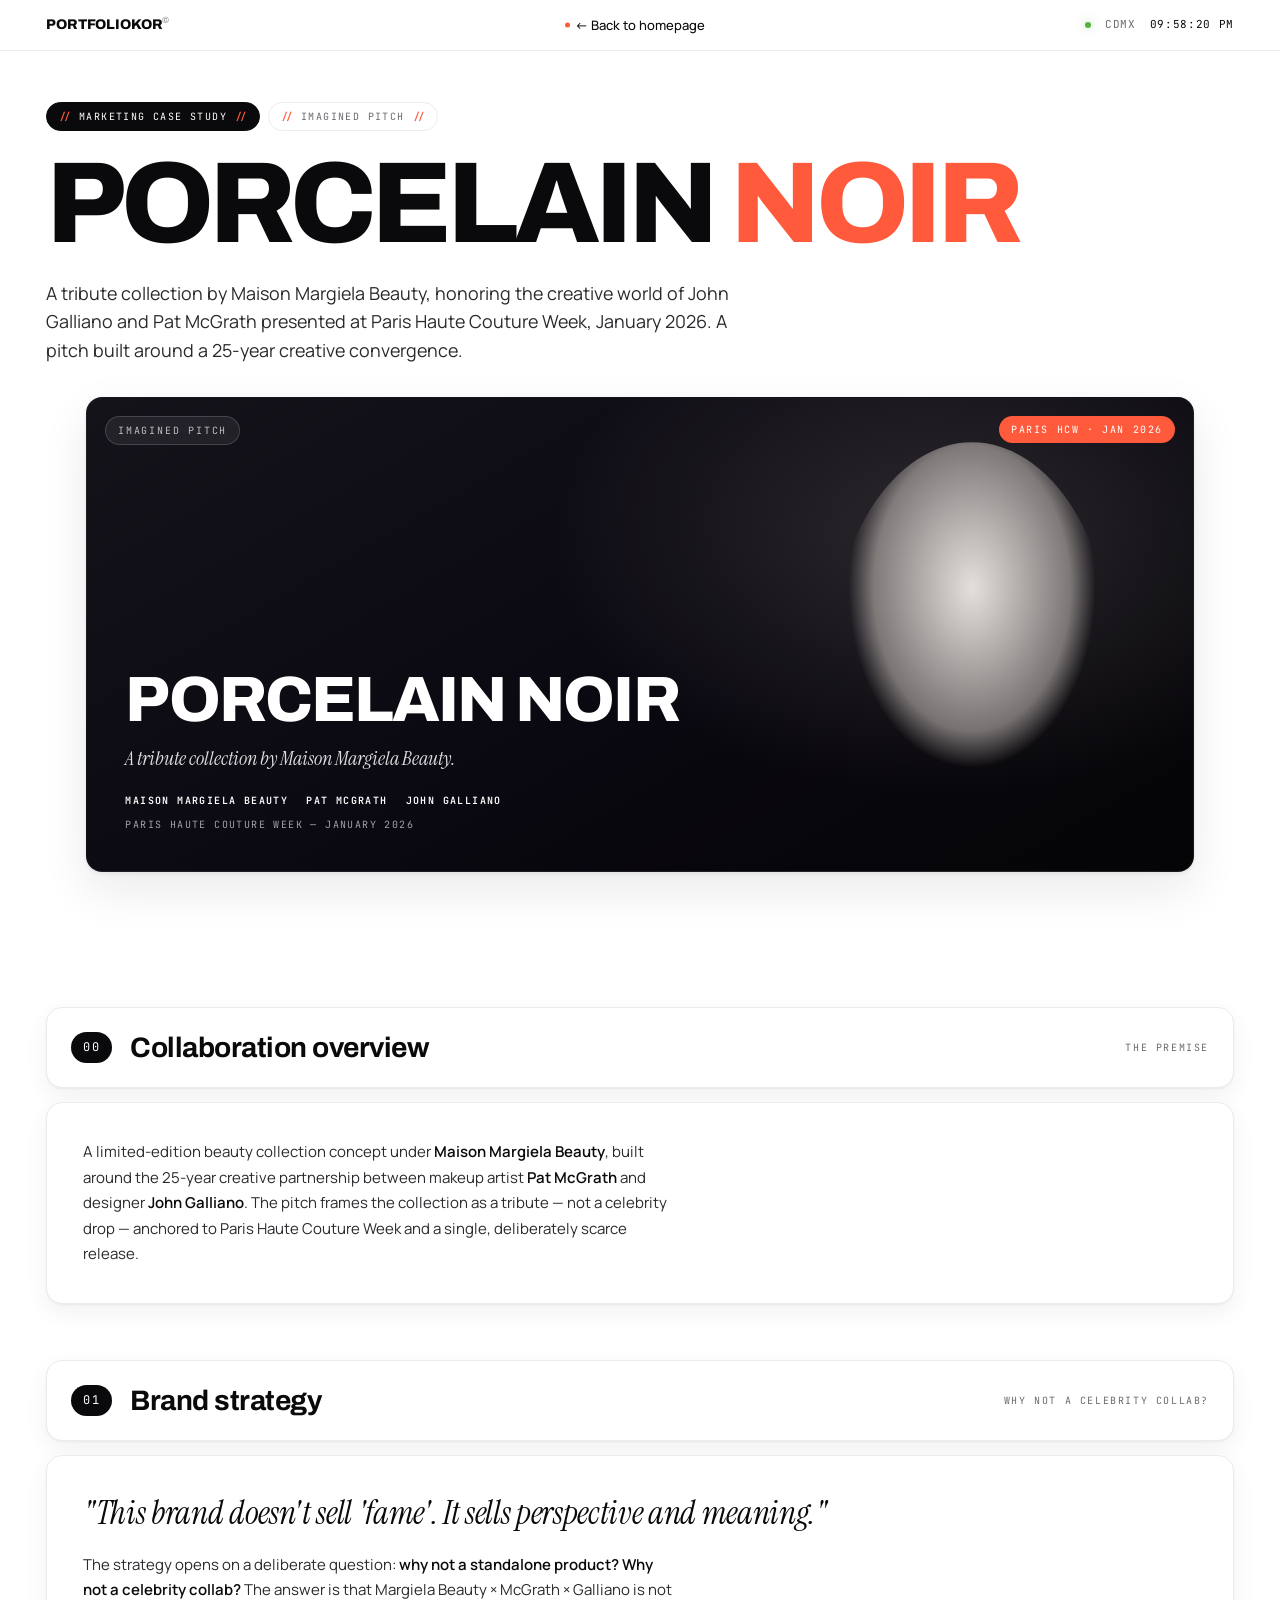
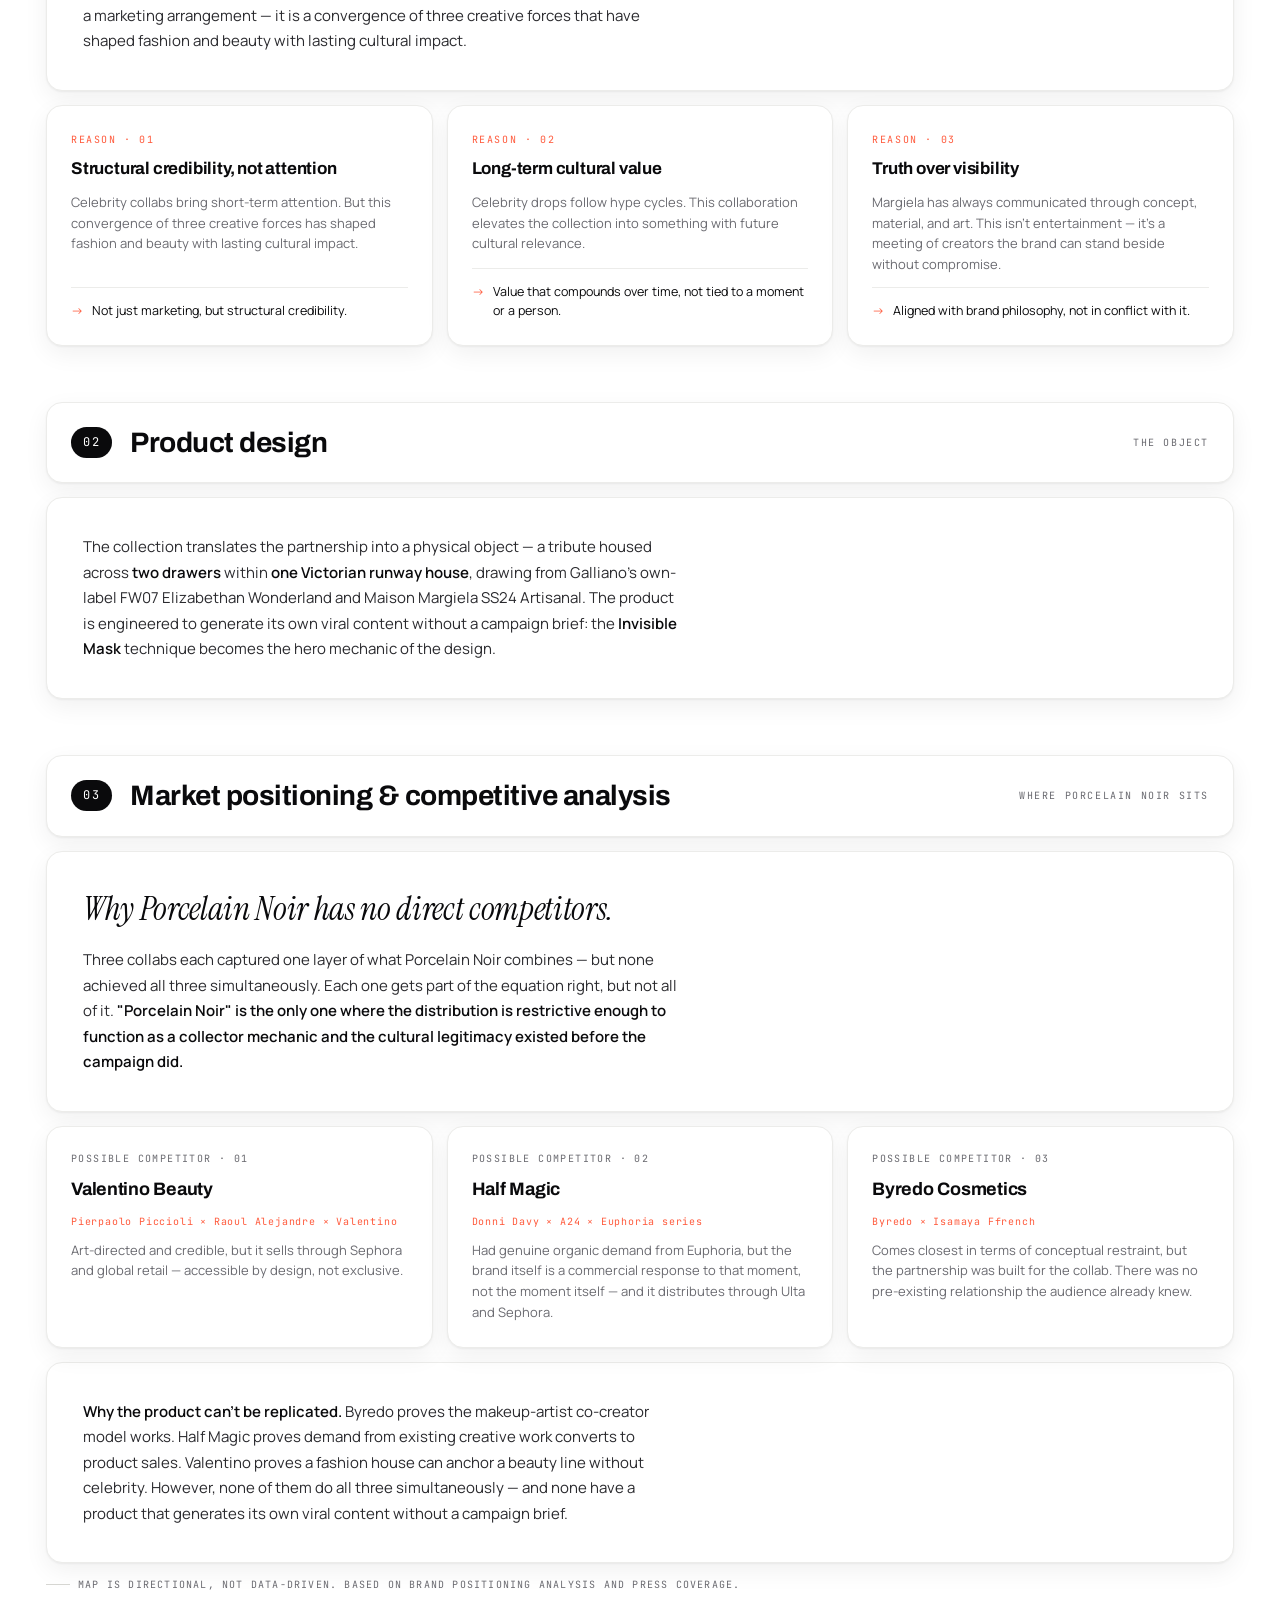
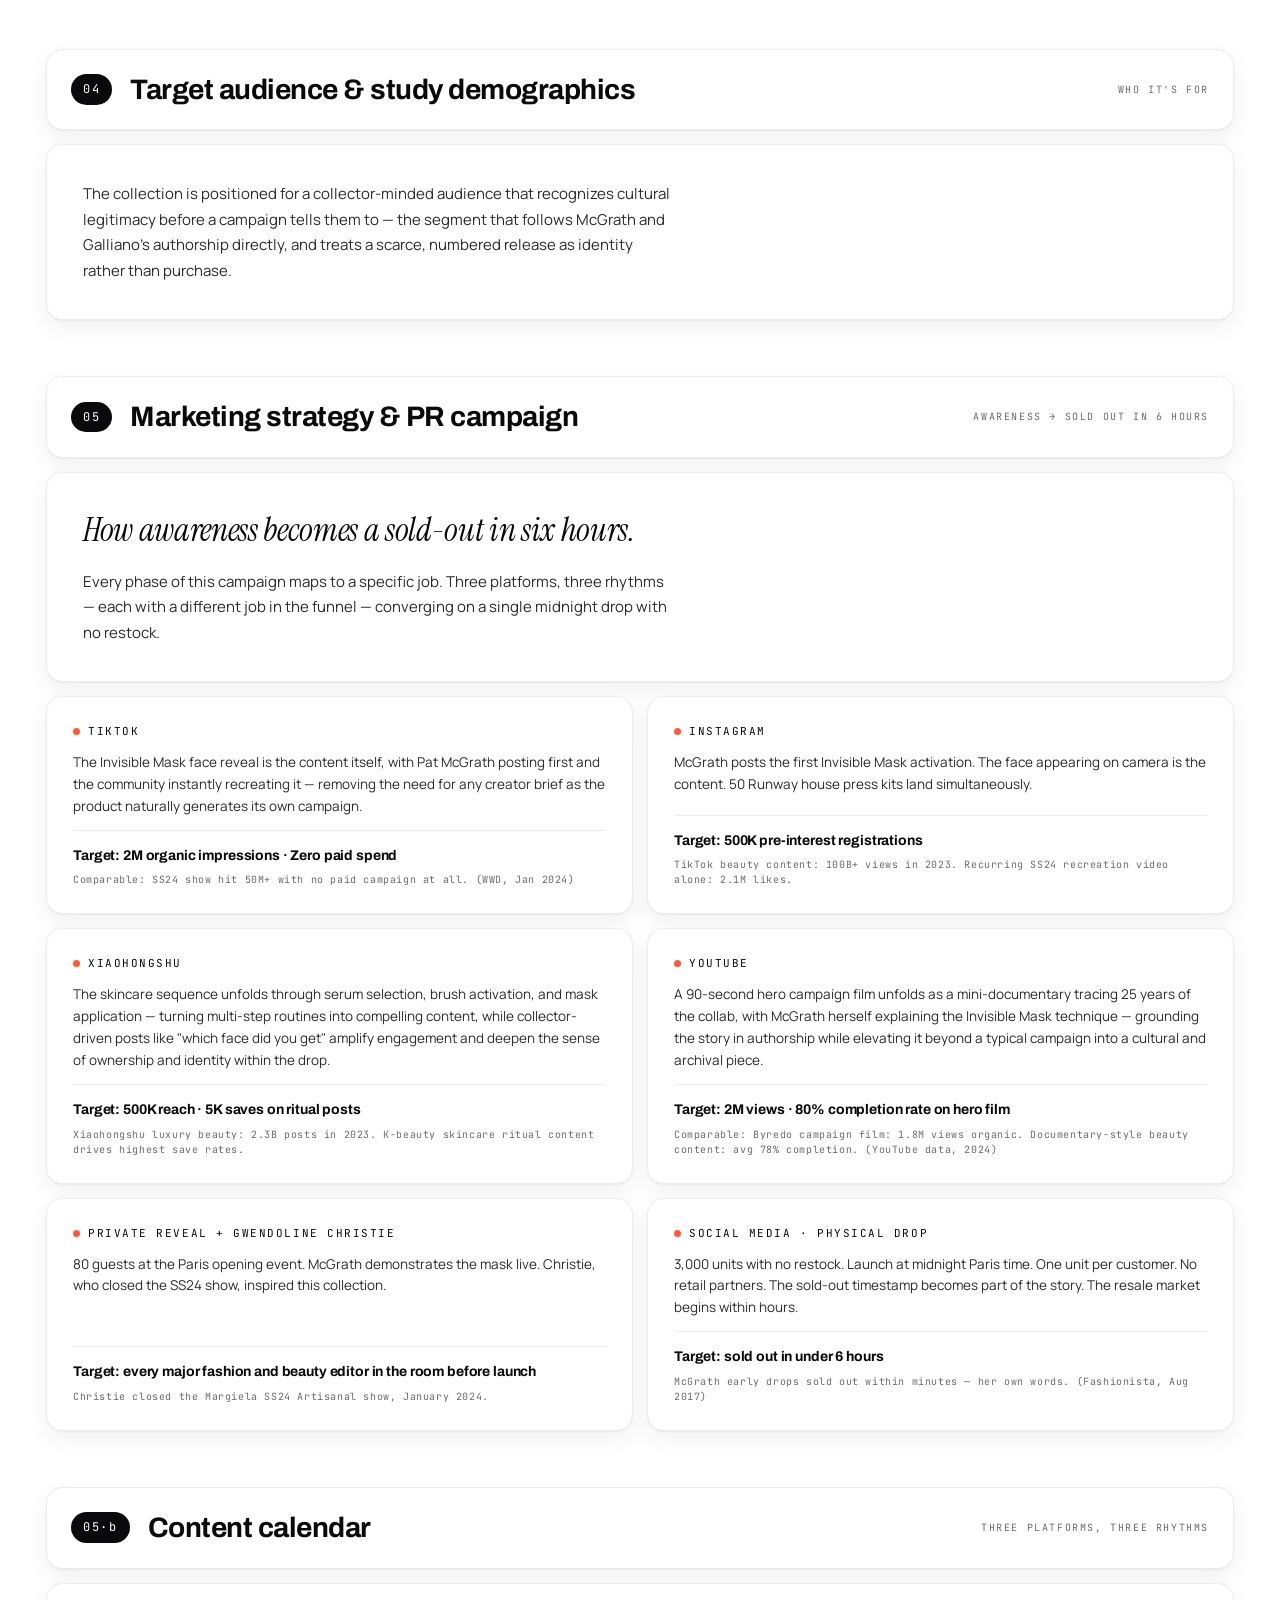
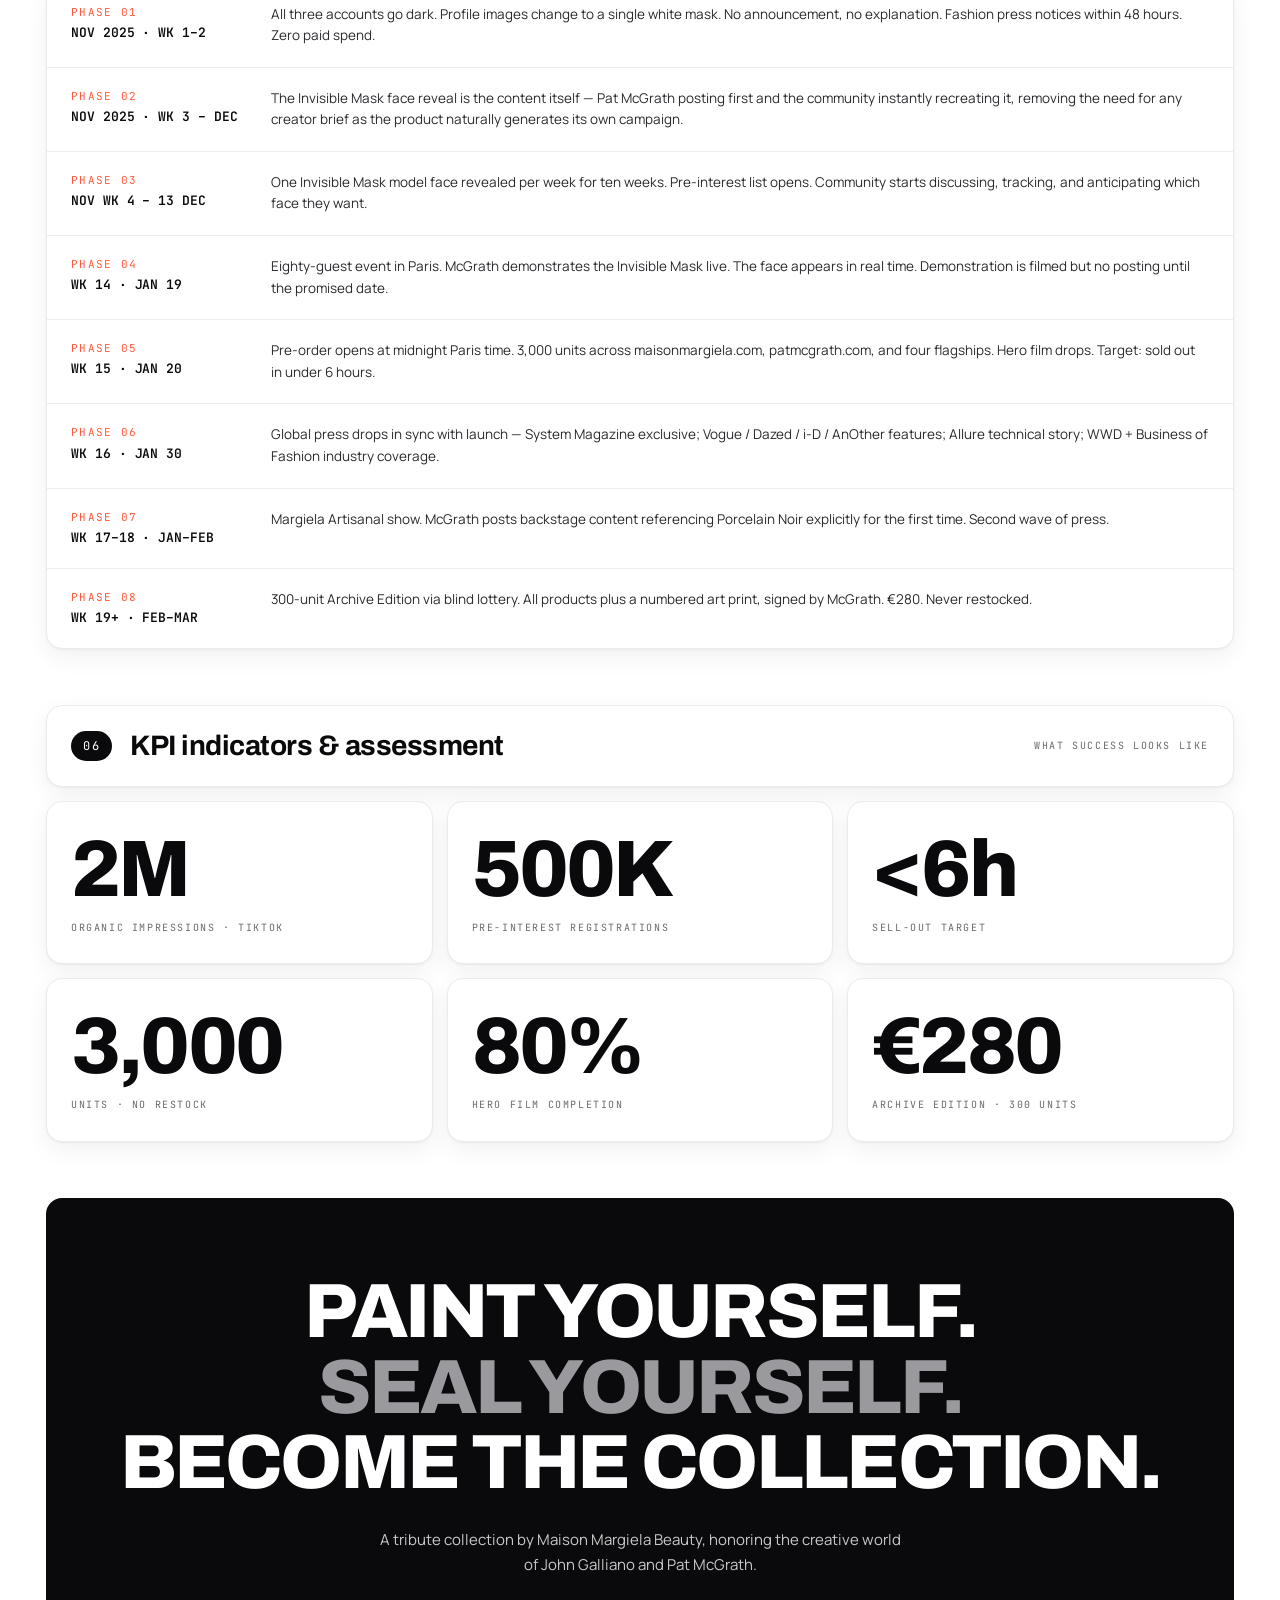
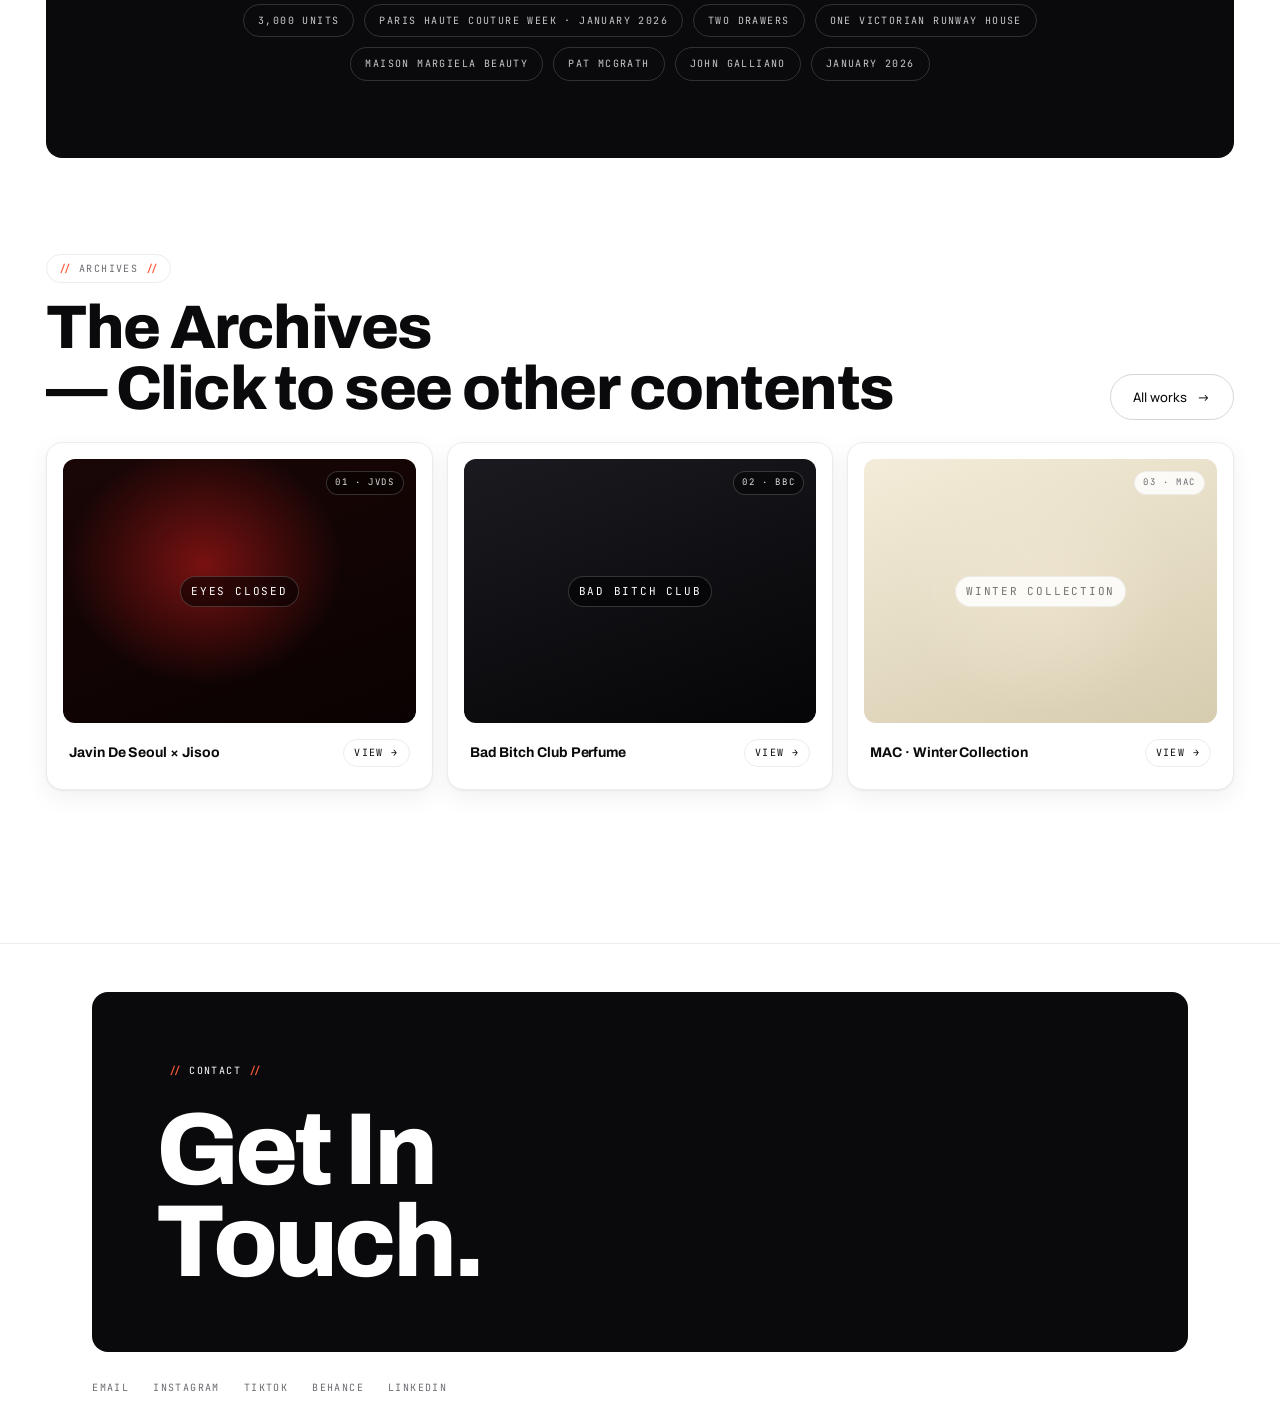
<file: porcelain-noir.html>
<!doctype html>
<html lang="en">
<head>
<meta charset="utf-8">
<meta name="viewport" content="width=device-width, initial-scale=1">
<title>Porcelain Noir — Maison Margiela Beauty · Case Study</title>
<link rel="preconnect" href="https://fonts.googleapis.com">
<link rel="preconnect" href="https://fonts.gstatic.com" crossorigin>
<link href="https://fonts.googleapis.com/css2?family=Archivo:wght@400;500;600;700;800;900&family=Manrope:wght@300;400;500;600;700&family=JetBrains+Mono:wght@400;500;600&family=Instrument+Serif:ital@0;1&display=swap" rel="stylesheet">
<link rel="stylesheet" href="site.css">
<style>
  /* ====== Case-study white theme (shared structure) ====== */
  .cs-hero{
    padding: clamp(28px, 4vw, 56px) var(--pad-x) clamp(40px, 5vw, 64px);
    max-width: var(--max-w);
    margin: 0 auto;
  }
  .cs-hero .meta{ display: flex; gap: 8px; flex-wrap: wrap; margin-bottom: 22px; }
  .cs-hero h1{
    font-family: var(--f-display);
    font-weight: 800;
    font-size: clamp(54px, 9vw, 150px);
    letter-spacing: -0.045em;
    line-height: 0.88;
    margin: 0;
    color: var(--ink);
    text-transform: uppercase;
    text-wrap: balance;
  }
  .cs-hero h1 .accent{ color: var(--accent); }
  .cs-hero .deck{
    margin-top: 24px;
    font-family: var(--f-body);
    font-size: clamp(15px, 1.4vw, 18px);
    line-height: 1.6;
    color: var(--ink-2);
    max-width: 64ch;
  }
  .cs-hero .row{
    margin-top: 26px;
    display: flex; gap: 10px; flex-wrap: wrap; align-items: center;
  }

  /* Hero cover banner */
  .pn-cover{
    margin-top: 32px;
    aspect-ratio: 21/9;
    position: relative;
    border-radius: var(--r);
    overflow: hidden;
    border: 1px solid rgba(255,255,255,0.05);
    box-shadow: var(--shadow-2);
    background:
      radial-gradient(60% 90% at 78% 30%, rgba(220,210,200,0.16), transparent 60%),
      linear-gradient(150deg, #15131a 0%, #0a0810 55%, #050406 100%);
    color: #fff;
    display: flex; align-items: flex-end;
  }
  @media (max-width: 760px){ .pn-cover{ aspect-ratio: 4/5; } }
  .pn-cover .mask{
    position: absolute; right: 7%; top: 50%; transform: translateY(-50%);
    width: 26%; aspect-ratio: 3/4;
    background:
      radial-gradient(55% 60% at 50% 38%, rgba(245,240,236,0.92), rgba(220,212,205,0.5) 62%, transparent 78%);
    filter: blur(0.4px);
    border-radius: 50% 50% 48% 48% / 60% 60% 40% 40%;
  }
  @media (max-width: 760px){ .pn-cover .mask{ top: 32%; width: 44%; right: 50%; transform: translate(50%,-50%); } }
  .pn-cover .c-corner{
    position: absolute; top: 18px; left: 18px;
    font-family: var(--f-mono); font-size: 10px;
    letter-spacing: 0.18em; text-transform: uppercase;
    color: rgba(255,255,255,0.7);
    padding: 6px 12px; border-radius: 999px;
    background: rgba(255,255,255,0.07);
    border: 1px solid rgba(255,255,255,0.16);
    backdrop-filter: blur(8px);
  }
  .pn-cover .c-stamp{
    position: absolute; top: 18px; right: 18px;
    font-family: var(--f-mono); font-size: 10px;
    letter-spacing: 0.16em; text-transform: uppercase;
    color: #fff; padding: 6px 12px; border-radius: 999px;
    background: var(--accent);
  }
  .pn-cover .c-body{
    position: relative; z-index: 2;
    padding: clamp(22px, 3vw, 44px);
    max-width: 60%;
  }
  @media (max-width: 760px){ .pn-cover .c-body{ max-width: 100%; } }
  .pn-cover .c-title{
    font-family: var(--f-display); font-weight: 800;
    font-size: clamp(34px, 5vw, 76px);
    letter-spacing: -0.03em; line-height: 0.92;
    text-transform: uppercase;
    margin: 0;
  }
  .pn-cover .c-sub{
    margin: 14px 0 0;
    font-family: var(--f-edit); font-style: italic;
    font-size: clamp(16px, 1.6vw, 24px);
    color: rgba(255,255,255,0.86);
    max-width: 40ch;
  }
  .pn-cover .c-credits{
    margin-top: 18px;
    display: flex; flex-wrap: wrap; gap: 8px 18px;
    font-family: var(--f-mono); font-size: 10px;
    letter-spacing: 0.14em; text-transform: uppercase;
    color: rgba(255,255,255,0.62);
  }
  .pn-cover .c-credits b{ color: #fff; font-weight: 600; }

  /* Section header bar */
  .sec-head{
    display: grid; grid-template-columns: auto 1fr auto;
    gap: 18px; align-items: center;
    padding: 18px 24px;
    background: var(--card); border: 1px solid var(--line);
    border-radius: var(--r); box-shadow: var(--shadow-1);
  }
  .sec-head .nu{
    font-family: var(--f-mono); font-size: 12px;
    letter-spacing: 0.14em; padding: 6px 12px;
    background: var(--dark); color: #fff; border-radius: 999px;
  }
  .sec-head .h{
    font-family: var(--f-display); font-weight: 700;
    font-size: clamp(22px, 2.2vw, 30px);
    letter-spacing: -0.018em; margin: 0; color: var(--ink);
  }
  .sec-head .kick{
    font-family: var(--f-mono); font-size: 10px;
    letter-spacing: 0.16em; text-transform: uppercase;
    color: var(--muted); text-align: right;
  }
  @media (max-width: 640px){
    .sec-head{ grid-template-columns: auto 1fr; }
    .sec-head .kick{ display: none; }
  }
  .sec-block{ margin-top: clamp(36px, 5vw, 56px); }

  .text-card{
    background: var(--card); border: 1px solid var(--line);
    border-radius: var(--r); padding: clamp(22px, 3vw, 36px);
    box-shadow: var(--shadow-1); margin-top: var(--gap);
  }
  .text-card .lead-q{
    font-family: var(--f-edit); font-style: italic;
    font-size: clamp(22px, 2.6vw, 34px);
    line-height: 1.25; letter-spacing: -0.01em;
    color: var(--ink); margin: 0 0 18px;
    text-wrap: balance;
  }
  .text-card p{
    margin: 0; font-family: var(--f-body);
    font-size: 15px; line-height: 1.7;
    color: var(--ink-2); max-width: 66ch;
  }
  .text-card p + p{ margin-top: 1em; }
  .text-card strong{ color: var(--ink); font-weight: 600; }

  /* 3-reason cards (brand strategy) */
  .reasons{
    margin-top: var(--gap);
    display: grid; grid-template-columns: repeat(3, 1fr); gap: var(--gap);
  }
  @media (max-width: 880px){ .reasons{ grid-template-columns: 1fr; } }
  .reason{
    background: var(--card); border: 1px solid var(--line);
    border-radius: var(--r); padding: 26px 24px 24px;
    box-shadow: var(--shadow-1);
    display: flex; flex-direction: column; gap: 12px;
  }
  .reason .r-n{
    font-family: var(--f-mono); font-size: 10px;
    letter-spacing: 0.16em; text-transform: uppercase;
    color: var(--accent);
  }
  .reason .r-h{
    font-family: var(--f-display); font-weight: 700;
    font-size: 17px; letter-spacing: -0.012em;
    color: var(--ink); margin: 0; line-height: 1.2;
  }
  .reason .r-p{
    font-family: var(--f-body); font-size: 13px;
    line-height: 1.6; color: var(--muted); margin: 0;
  }
  .reason .r-take{
    margin-top: auto;
    padding-top: 14px;
    border-top: 1px solid var(--line);
    font-family: var(--f-body); font-size: 12.5px;
    line-height: 1.5; color: var(--ink);
    display: flex; gap: 8px;
  }
  .reason .r-take::before{ content: "→"; color: var(--accent); }

  /* Competitor cards */
  .comp-grid{
    margin-top: var(--gap);
    display: grid; grid-template-columns: repeat(3, 1fr); gap: var(--gap);
  }
  @media (max-width: 880px){ .comp-grid{ grid-template-columns: 1fr; } }
  .comp{
    background: var(--card); border: 1px solid var(--line);
    border-radius: var(--r); padding: 24px; box-shadow: var(--shadow-1);
    display: flex; flex-direction: column; gap: 10px;
  }
  .comp .c-tag{
    font-family: var(--f-mono); font-size: 10px;
    letter-spacing: 0.14em; text-transform: uppercase;
    color: var(--muted);
  }
  .comp .c-name{
    font-family: var(--f-display); font-weight: 700;
    font-size: 18px; letter-spacing: -0.015em;
    color: var(--ink); margin: 0;
  }
  .comp .c-collab{
    font-family: var(--f-mono); font-size: 10px;
    letter-spacing: 0.08em; color: var(--accent);
  }
  .comp .c-p{
    font-family: var(--f-body); font-size: 13px;
    line-height: 1.6; color: var(--muted); margin: 0;
  }
  .comp.feature{ background: var(--dark); border-color: var(--dark); color: #fff; }
  .comp.feature .c-tag{ color: rgba(255,255,255,0.55); }
  .comp.feature .c-name{ color: #fff; }
  .comp.feature .c-p{ color: rgba(255,255,255,0.82); }
  .comp.feature .c-collab{ color: #fff; }

  /* Map note */
  .map-note{
    margin-top: var(--gap);
    font-family: var(--f-mono); font-size: 10px;
    letter-spacing: 0.12em; text-transform: uppercase;
    color: var(--muted);
    display: flex; align-items: center; gap: 8px;
  }
  .map-note::before{ content:""; width: 24px; height: 1px; background: var(--line-strong); }

  /* PR platform cards */
  .pr-grid{
    margin-top: var(--gap);
    display: grid; grid-template-columns: repeat(2, 1fr); gap: var(--gap);
  }
  @media (max-width: 760px){ .pr-grid{ grid-template-columns: 1fr; } }
  .pr{
    background: var(--card); border: 1px solid var(--line);
    border-radius: var(--r); padding: 26px; box-shadow: var(--shadow-1);
    display: flex; flex-direction: column; gap: 12px;
  }
  .pr .p-plat{
    display: inline-flex; align-items: center; gap: 8px;
    font-family: var(--f-mono); font-size: 11px;
    letter-spacing: 0.14em; text-transform: uppercase;
    color: var(--ink);
  }
  .pr .p-plat .dot{ width: 7px; height: 7px; border-radius: 50%; background: var(--accent); }
  .pr .p-p{
    font-family: var(--f-body); font-size: 13.5px;
    line-height: 1.62; color: var(--ink-2); margin: 0;
  }
  .pr .p-stat{
    margin-top: auto; padding-top: 14px;
    border-top: 1px solid var(--line);
    display: flex; flex-direction: column; gap: 6px;
  }
  .pr .p-stat .t{
    font-family: var(--f-display); font-weight: 700;
    font-size: 14px; color: var(--ink); letter-spacing: -0.01em;
  }
  .pr .p-stat .c{
    font-family: var(--f-mono); font-size: 10px;
    letter-spacing: 0.06em; color: var(--muted); line-height: 1.5;
  }
  .pr.wide{ grid-column: 1 / -1; }

  /* Timeline */
  .timeline{
    margin-top: var(--gap);
    display: flex; flex-direction: column;
    border: 1px solid var(--line); border-radius: var(--r);
    overflow: hidden; box-shadow: var(--shadow-1);
    background: var(--card);
  }
  .tl-row{
    display: grid; grid-template-columns: 180px 1fr;
    gap: 20px;
    padding: 20px 24px;
    border-bottom: 1px solid var(--line);
    align-items: start;
  }
  .tl-row:last-child{ border-bottom: none; }
  @media (max-width: 640px){ .tl-row{ grid-template-columns: 1fr; gap: 8px; } }
  .tl-week{
    font-family: var(--f-mono); font-size: 11px;
    letter-spacing: 0.12em; text-transform: uppercase;
    color: var(--accent);
    display: flex; flex-direction: column; gap: 2px;
  }
  .tl-week b{ color: var(--ink); font-weight: 600; font-size: 13px; letter-spacing: -0.005em; }
  .tl-desc{
    font-family: var(--f-body); font-size: 13.5px;
    line-height: 1.6; color: var(--ink-2); margin: 0;
  }

  /* Closing block */
  .closing{
    margin-top: clamp(36px, 5vw, 56px);
    background: var(--dark); color: #fff;
    border-radius: var(--r);
    padding: clamp(40px, 6vw, 88px) clamp(28px, 4vw, 56px);
    text-align: center;
  }
  .closing .c-lines{
    font-family: var(--f-display); font-weight: 800;
    font-size: clamp(36px, 6vw, 88px);
    letter-spacing: -0.035em; line-height: 0.98;
    text-transform: uppercase; margin: 0;
  }
  .closing .c-lines span{ display: block; }
  .closing .c-lines span:nth-child(2){ color: var(--muted-2); }
  .closing .c-tribute{
    margin: 28px auto 0;
    font-family: var(--f-body); font-size: 15px;
    line-height: 1.65; color: rgba(255,255,255,0.78);
    max-width: 58ch;
  }
  .closing .c-facts{
    margin-top: 26px;
    display: flex; flex-wrap: wrap; justify-content: center;
    gap: 10px;
  }
  .closing .c-facts span{
    font-family: var(--f-mono); font-size: 10px;
    letter-spacing: 0.14em; text-transform: uppercase;
    color: rgba(255,255,255,0.78);
    padding: 8px 14px;
    border: 1px solid rgba(255,255,255,0.16);
    border-radius: 999px;
  }

  /* TOC */
  .cs-toc{
    position: fixed; left: 14px; top: 50%;
    transform: translateY(-50%); z-index: 50;
    display: flex; flex-direction: column; gap: 2px;
    font-family: var(--f-mono); font-size: 9px;
    letter-spacing: 0.16em; text-transform: uppercase;
    color: var(--muted);
    background: rgba(255,255,255,0.85); backdrop-filter: blur(10px);
    border: 1px solid var(--line); border-radius: var(--r);
    padding: 14px 12px;
  }
  .cs-toc a{ display:flex; align-items: center; gap: 8px; padding: 4px; color: var(--muted); }
  .cs-toc a:hover{ color: var(--ink); }
  .cs-toc .dash{ width: 14px; height: 1px; background: currentColor; opacity: .6; }
  @media (max-width: 1320px){ .cs-toc{ display: none; } }
</style>
</head>
<body>

<header class="topbar">
  <div class="topbar-brand">PORTFOLIOKOR<sup>©</sup></div>
  <nav class="topbar-nav">
    <a href="index.html" class="is-current">← Back to homepage</a>
  </nav>
  <div class="topbar-meta">
    <span class="dot" aria-hidden="true"></span>
    <span>CDMX</span>
    <span class="clock" data-cdmx-clock>00:00:00 AM</span>
  </div>
</header>

<aside class="cs-toc">
  <a href="#sec-overview"><span class="dash"></span> 00 · Overview</a>
  <a href="#sec-01"><span class="dash"></span> 01 · Brand strategy</a>
  <a href="#sec-02"><span class="dash"></span> 02 · Product design</a>
  <a href="#sec-03"><span class="dash"></span> 03 · Competitive</a>
  <a href="#sec-04"><span class="dash"></span> 04 · Audience</a>
  <a href="#sec-05"><span class="dash"></span> 05 · PR campaign</a>
  <a href="#sec-06"><span class="dash"></span> 06 · KPIs</a>
  <a href="#sec-close"><span class="dash"></span> — · Become it</a>
</aside>

<!-- HERO -->
<section class="cs-hero">
  <div class="meta">
    <span class="tag-slash solid">Marketing case study</span>
    <span class="tag-slash">Imagined pitch</span>
  </div>
  <h1>Porcelain <span class="accent">Noir</span></h1>
  <p class="deck">A tribute collection by Maison Margiela Beauty, honoring the creative world of John Galliano and Pat McGrath presented at Paris Haute Couture Week, January 2026. A pitch built around a 25-year creative convergence.</p>

  <!-- COVER -->
  <figure class="pn-cover" aria-label="Porcelain Noir — campaign cover">
    <span class="c-corner">Imagined pitch</span>
    <span class="c-stamp">Paris HCW · Jan 2026</span>
    <div class="mask" aria-hidden="true"></div>
    <div class="c-body">
      <h2 class="c-title">Porcelain Noir</h2>
      <p class="c-sub">A tribute collection by Maison Margiela Beauty.</p>
      <div class="c-credits">
        <span><b>Maison Margiela Beauty</b></span>
        <span><b>Pat McGrath</b></span>
        <span><b>John Galliano</b></span>
        <span>Paris Haute Couture Week — January 2026</span>
      </div>
    </div>
  </figure>
</section>

<!-- 00 OVERVIEW -->
<section class="container sec-block" id="sec-overview" data-reveal>
  <div class="sec-head">
    <span class="nu">00</span>
    <h2 class="h">Collaboration overview</h2>
    <span class="kick">The premise</span>
  </div>
  <div class="text-card">
    <p>A limited-edition beauty collection concept under <strong>Maison Margiela Beauty</strong>, built around the 25-year creative partnership between makeup artist <strong>Pat McGrath</strong> and designer <strong>John Galliano</strong>. The pitch frames the collection as a tribute — not a celebrity drop — anchored to Paris Haute Couture Week and a single, deliberately scarce release.</p>
  </div>
</section>

<!-- 01 BRAND STRATEGY -->
<section class="container sec-block" id="sec-01" data-reveal>
  <div class="sec-head">
    <span class="nu">01</span>
    <h2 class="h">Brand strategy</h2>
    <span class="kick">Why not a celebrity collab?</span>
  </div>
  <div class="text-card">
    <p class="lead-q">"This brand doesn't sell 'fame'. It sells perspective and meaning."</p>
    <p>The strategy opens on a deliberate question: <strong>why not a standalone product? Why not a celebrity collab?</strong> The answer is that Margiela Beauty × McGrath × Galliano is not a marketing arrangement — it is a convergence of three creative forces that have shaped fashion and beauty with lasting cultural impact.</p>
  </div>

  <div class="reasons">
    <div class="reason">
      <span class="r-n">Reason · 01</span>
      <h3 class="r-h">Structural credibility, not attention</h3>
      <p class="r-p">Celebrity collabs bring short-term attention. But this convergence of three creative forces has shaped fashion and beauty with lasting cultural impact.</p>
      <div class="r-take">Not just marketing, but structural credibility.</div>
    </div>
    <div class="reason">
      <span class="r-n">Reason · 02</span>
      <h3 class="r-h">Long-term cultural value</h3>
      <p class="r-p">Celebrity drops follow hype cycles. This collaboration elevates the collection into something with future cultural relevance.</p>
      <div class="r-take">Value that compounds over time, not tied to a moment or a person.</div>
    </div>
    <div class="reason">
      <span class="r-n">Reason · 03</span>
      <h3 class="r-h">Truth over visibility</h3>
      <p class="r-p">Margiela has always communicated through concept, material, and art. This isn't entertainment — it's a meeting of creators the brand can stand beside without compromise.</p>
      <div class="r-take">Aligned with brand philosophy, not in conflict with it.</div>
    </div>
  </div>
</section>

<!-- 02 PRODUCT DESIGN -->
<section class="container sec-block" id="sec-02" data-reveal>
  <div class="sec-head">
    <span class="nu">02</span>
    <h2 class="h">Product design</h2>
    <span class="kick">The object</span>
  </div>
  <div class="text-card">
    <p>The collection translates the partnership into a physical object — a tribute housed across <strong>two drawers</strong> within <strong>one Victorian runway house</strong>, drawing from Galliano's own-label FW07 Elizabethan Wonderland and Maison Margiela SS24 Artisanal. The product is engineered to generate its own viral content without a campaign brief: the <strong>Invisible Mask</strong> technique becomes the hero mechanic of the design.</p>
  </div>
</section>

<!-- 03 COMPETITIVE ANALYSIS -->
<section class="container sec-block" id="sec-03" data-reveal>
  <div class="sec-head">
    <span class="nu">03</span>
    <h2 class="h">Market positioning &amp; competitive analysis</h2>
    <span class="kick">Where Porcelain Noir sits</span>
  </div>
  <div class="text-card">
    <p class="lead-q">Why Porcelain Noir has no direct competitors.</p>
    <p>Three collabs each captured one layer of what Porcelain Noir combines — but none achieved all three simultaneously. Each one gets part of the equation right, but not all of it. <strong>"Porcelain Noir" is the only one where the distribution is restrictive enough to function as a collector mechanic and the cultural legitimacy existed before the campaign did.</strong></p>
  </div>

  <div class="comp-grid">
    <div class="comp">
      <span class="c-tag">Possible competitor · 01</span>
      <h3 class="c-name">Valentino Beauty</h3>
      <span class="c-collab">Pierpaolo Piccioli × Raoul Alejandre × Valentino</span>
      <p class="c-p">Art-directed and credible, but it sells through Sephora and global retail — accessible by design, not exclusive.</p>
    </div>
    <div class="comp">
      <span class="c-tag">Possible competitor · 02</span>
      <h3 class="c-name">Half Magic</h3>
      <span class="c-collab">Donni Davy × A24 × Euphoria series</span>
      <p class="c-p">Had genuine organic demand from Euphoria, but the brand itself is a commercial response to that moment, not the moment itself — and it distributes through Ulta and Sephora.</p>
    </div>
    <div class="comp">
      <span class="c-tag">Possible competitor · 03</span>
      <h3 class="c-name">Byredo Cosmetics</h3>
      <span class="c-collab">Byredo × Isamaya Ffrench</span>
      <p class="c-p">Comes closest in terms of conceptual restraint, but the partnership was built for the collab. There was no pre-existing relationship the audience already knew.</p>
    </div>
  </div>

  <div class="text-card">
    <p><strong>Why the product can't be replicated.</strong> Byredo proves the makeup-artist co-creator model works. Half Magic proves demand from existing creative work converts to product sales. Valentino proves a fashion house can anchor a beauty line without celebrity. However, none of them do all three simultaneously — and none have a product that generates its own viral content without a campaign brief.</p>
  </div>
  <div class="map-note">Map is directional, not data-driven. Based on brand positioning analysis and press coverage.</div>
</section>

<!-- 04 TARGET AUDIENCE -->
<section class="container sec-block" id="sec-04" data-reveal>
  <div class="sec-head">
    <span class="nu">04</span>
    <h2 class="h">Target audience &amp; study demographics</h2>
    <span class="kick">Who it's for</span>
  </div>
  <div class="text-card">
    <p>The collection is positioned for a collector-minded audience that recognizes cultural legitimacy before a campaign tells them to — the segment that follows McGrath and Galliano's authorship directly, and treats a scarce, numbered release as identity rather than purchase.</p>
  </div>
</section>

<!-- 05 PR CAMPAIGN -->
<section class="container sec-block" id="sec-05" data-reveal>
  <div class="sec-head">
    <span class="nu">05</span>
    <h2 class="h">Marketing strategy &amp; PR campaign</h2>
    <span class="kick">Awareness → sold out in 6 hours</span>
  </div>
  <div class="text-card">
    <p class="lead-q">How awareness becomes a sold-out in six hours.</p>
    <p>Every phase of this campaign maps to a specific job. Three platforms, three rhythms — each with a different job in the funnel — converging on a single midnight drop with no restock.</p>
  </div>

  <!-- Platforms -->
  <div class="pr-grid">
    <div class="pr">
      <span class="p-plat"><span class="dot"></span>TikTok</span>
      <p class="p-p">The Invisible Mask face reveal is the content itself, with Pat McGrath posting first and the community instantly recreating it — removing the need for any creator brief as the product naturally generates its own campaign.</p>
      <div class="p-stat">
        <div class="t">Target: 2M organic impressions · Zero paid spend</div>
        <div class="c">Comparable: SS24 show hit 50M+ with no paid campaign at all. (WWD, Jan 2024)</div>
      </div>
    </div>
    <div class="pr">
      <span class="p-plat"><span class="dot"></span>Instagram</span>
      <p class="p-p">McGrath posts the first Invisible Mask activation. The face appearing on camera is the content. 50 Runway house press kits land simultaneously.</p>
      <div class="p-stat">
        <div class="t">Target: 500K pre-interest registrations</div>
        <div class="c">TikTok beauty content: 100B+ views in 2023. Recurring SS24 recreation video alone: 2.1M likes.</div>
      </div>
    </div>
    <div class="pr">
      <span class="p-plat"><span class="dot"></span>Xiaohongshu</span>
      <p class="p-p">The skincare sequence unfolds through serum selection, brush activation, and mask application — turning multi-step routines into compelling content, while collector-driven posts like "which face did you get" amplify engagement and deepen the sense of ownership and identity within the drop.</p>
      <div class="p-stat">
        <div class="t">Target: 500K reach · 5K saves on ritual posts</div>
        <div class="c">Xiaohongshu luxury beauty: 2.3B posts in 2023. K-beauty skincare ritual content drives highest save rates.</div>
      </div>
    </div>
    <div class="pr">
      <span class="p-plat"><span class="dot"></span>YouTube</span>
      <p class="p-p">A 90-second hero campaign film unfolds as a mini-documentary tracing 25 years of the collab, with McGrath herself explaining the Invisible Mask technique — grounding the story in authorship while elevating it beyond a typical campaign into a cultural and archival piece.</p>
      <div class="p-stat">
        <div class="t">Target: 2M views · 80% completion rate on hero film</div>
        <div class="c">Comparable: Byredo campaign film: 1.8M views organic. Documentary-style beauty content: avg 78% completion. (YouTube data, 2024)</div>
      </div>
    </div>
    <div class="pr">
      <span class="p-plat"><span class="dot"></span>Private reveal + Gwendoline Christie</span>
      <p class="p-p">80 guests at the Paris opening event. McGrath demonstrates the mask live. Christie, who closed the SS24 show, inspired this collection.</p>
      <div class="p-stat">
        <div class="t">Target: every major fashion and beauty editor in the room before launch</div>
        <div class="c">Christie closed the Margiela SS24 Artisanal show, January 2024.</div>
      </div>
    </div>
    <div class="pr">
      <span class="p-plat"><span class="dot"></span>Social media · Physical drop</span>
      <p class="p-p">3,000 units with no restock. Launch at midnight Paris time. One unit per customer. No retail partners. The sold-out timestamp becomes part of the story. The resale market begins within hours.</p>
      <div class="p-stat">
        <div class="t">Target: sold out in under 6 hours</div>
        <div class="c">McGrath early drops sold out within minutes — her own words. (Fashionista, Aug 2017)</div>
      </div>
    </div>
  </div>

  <!-- Content calendar -->
  <div class="sec-head" style="margin-top: clamp(36px,5vw,56px);">
    <span class="nu">05·b</span>
    <h2 class="h">Content calendar</h2>
    <span class="kick">Three platforms, three rhythms</span>
  </div>
  <div class="timeline">
    <div class="tl-row">
      <div class="tl-week">Phase 01<b>Nov 2025 · Wk 1–2</b></div>
      <p class="tl-desc">All three accounts go dark. Profile images change to a single white mask. No announcement, no explanation. Fashion press notices within 48 hours. Zero paid spend.</p>
    </div>
    <div class="tl-row">
      <div class="tl-week">Phase 02<b>Nov 2025 · Wk 3 – Dec</b></div>
      <p class="tl-desc">The Invisible Mask face reveal is the content itself — Pat McGrath posting first and the community instantly recreating it, removing the need for any creator brief as the product naturally generates its own campaign.</p>
    </div>
    <div class="tl-row">
      <div class="tl-week">Phase 03<b>Nov Wk 4 – 13 Dec</b></div>
      <p class="tl-desc">One Invisible Mask model face revealed per week for ten weeks. Pre-interest list opens. Community starts discussing, tracking, and anticipating which face they want.</p>
    </div>
    <div class="tl-row">
      <div class="tl-week">Phase 04<b>Wk 14 · Jan 19</b></div>
      <p class="tl-desc">Eighty-guest event in Paris. McGrath demonstrates the Invisible Mask live. The face appears in real time. Demonstration is filmed but no posting until the promised date.</p>
    </div>
    <div class="tl-row">
      <div class="tl-week">Phase 05<b>Wk 15 · Jan 20</b></div>
      <p class="tl-desc">Pre-order opens at midnight Paris time. 3,000 units across maisonmargiela.com, patmcgrath.com, and four flagships. Hero film drops. Target: sold out in under 6 hours.</p>
    </div>
    <div class="tl-row">
      <div class="tl-week">Phase 06<b>Wk 16 · Jan 30</b></div>
      <p class="tl-desc">Global press drops in sync with launch — System Magazine exclusive; Vogue / Dazed / i-D / AnOther features; Allure technical story; WWD + Business of Fashion industry coverage.</p>
    </div>
    <div class="tl-row">
      <div class="tl-week">Phase 07<b>Wk 17–18 · Jan–Feb</b></div>
      <p class="tl-desc">Margiela Artisanal show. McGrath posts backstage content referencing Porcelain Noir explicitly for the first time. Second wave of press.</p>
    </div>
    <div class="tl-row">
      <div class="tl-week">Phase 08<b>Wk 19+ · Feb–Mar</b></div>
      <p class="tl-desc">300-unit Archive Edition via blind lottery. All products plus a numbered art print, signed by McGrath. €280. Never restocked.</p>
    </div>
  </div>
</section>

<!-- 06 KPI -->
<section class="container sec-block" id="sec-06" data-reveal>
  <div class="sec-head">
    <span class="nu">06</span>
    <h2 class="h">KPI indicators &amp; assessment</h2>
    <span class="kick">What success looks like</span>
  </div>
  <div class="stats" style="margin-top: var(--gap);">
    <div class="stat"><div class="stat-n">2M</div><div class="stat-lbl">Organic impressions · TikTok</div></div>
    <div class="stat"><div class="stat-n">500K</div><div class="stat-lbl">Pre-interest registrations</div></div>
    <div class="stat"><div class="stat-n">&lt;6h</div><div class="stat-lbl">Sell-out target</div></div>
  </div>
  <div class="stats" style="margin-top: var(--gap);">
    <div class="stat"><div class="stat-n">3,000</div><div class="stat-lbl">Units · no restock</div></div>
    <div class="stat"><div class="stat-n">80%</div><div class="stat-lbl">Hero film completion</div></div>
    <div class="stat"><div class="stat-n">€280</div><div class="stat-lbl">Archive Edition · 300 units</div></div>
  </div>
</section>

<!-- CLOSING -->
<section class="container" id="sec-close" data-reveal>
  <div class="closing">
    <h2 class="c-lines">
      <span>Paint yourself.</span>
      <span>Seal yourself.</span>
      <span>Become the collection.</span>
    </h2>
    <p class="c-tribute">A tribute collection by Maison Margiela Beauty, honoring the creative world of John Galliano and Pat McGrath.</p>
    <div class="c-facts">
      <span>3,000 units</span>
      <span>Paris Haute Couture Week · January 2026</span>
      <span>Two drawers</span>
      <span>One Victorian runway house</span>
    </div>
    <div class="c-facts" style="margin-top: 10px;">
      <span>Maison Margiela Beauty</span>
      <span>Pat McGrath</span>
      <span>John Galliano</span>
      <span>January 2026</span>
    </div>
  </div>
</section>

<!-- ARCHIVES -->
<section class="container gutter" id="archives" data-reveal>
  <div class="ugc-head" style="display:grid; grid-template-columns: 1fr auto; align-items: end; gap: 24px; margin-bottom: 22px;">
    <div>
      <span class="tag-slash">Archives</span>
      <h2 class="h-section" style="margin-top:14px">The Archives<br>— Click to see other contents</h2>
    </div>
    <a class="btn btn-ghost" href="index.html#works">All works <span class="arr">→</span></a>
  </div>
  <div class="arch-grid">
    <a class="arch-card" href="javin-jisoo.html">
      <div class="arch-img"><div class="ph red-deep"><span class="label-corner">01 · JVDS</span><span class="label">Eyes Closed</span></div></div>
      <div class="arch-foot"><span class="arch-title">Javin De Seoul × Jisoo</span><span class="arch-view">View →</span></div>
    </a>
    <a class="arch-card" href="bad-bitch-club.html">
      <div class="arch-img"><div class="ph dark"><span class="label-corner">02 · BBC</span><span class="label">Bad Bitch Club</span></div></div>
      <div class="arch-foot"><span class="arch-title">Bad Bitch Club Perfume</span><span class="arch-view">View →</span></div>
    </a>
    <a class="arch-card" href="mac-winter.html">
      <div class="arch-img"><div class="ph cream"><span class="label-corner">03 · MAC</span><span class="label">Winter Collection</span></div></div>
      <div class="arch-foot"><span class="arch-title">MAC · Winter Collection</span><span class="arch-view">View →</span></div>
    </a>
  </div>
</section>

<!-- FOOTER -->
<footer class="site-foot" id="contact">
  <div class="container">
    <div class="foot-card">
      <div>
        <span class="tag-slash solid" style="margin-bottom: 18px;">Contact</span>
        <h2 class="get-in-touch">Get In Touch.</h2>
      </div>

    </div>
    <div class="foot-row">
      <div class="foot-links">
        <a href="mailto:best1nahathai@gmail.com">Email</a>
        <a href="https://www.instagram.com/bbestnkk1/" target="_blank" rel="noopener">Instagram</a>
        <a href="https://www.tiktok.com/@bbestnkk" target="_blank" rel="noopener">TikTok</a>
        <a href="https://www.behance.net/nk43" target="_blank" rel="noopener">Behance</a>
        <a href="https://www.linkedin.com/in/nahathai-k/" target="_blank" rel="noopener">LinkedIn</a>
      </div>
    </div>
  </div>
</footer>

<script src="site.js"></script>
</body>
</html>
</file>
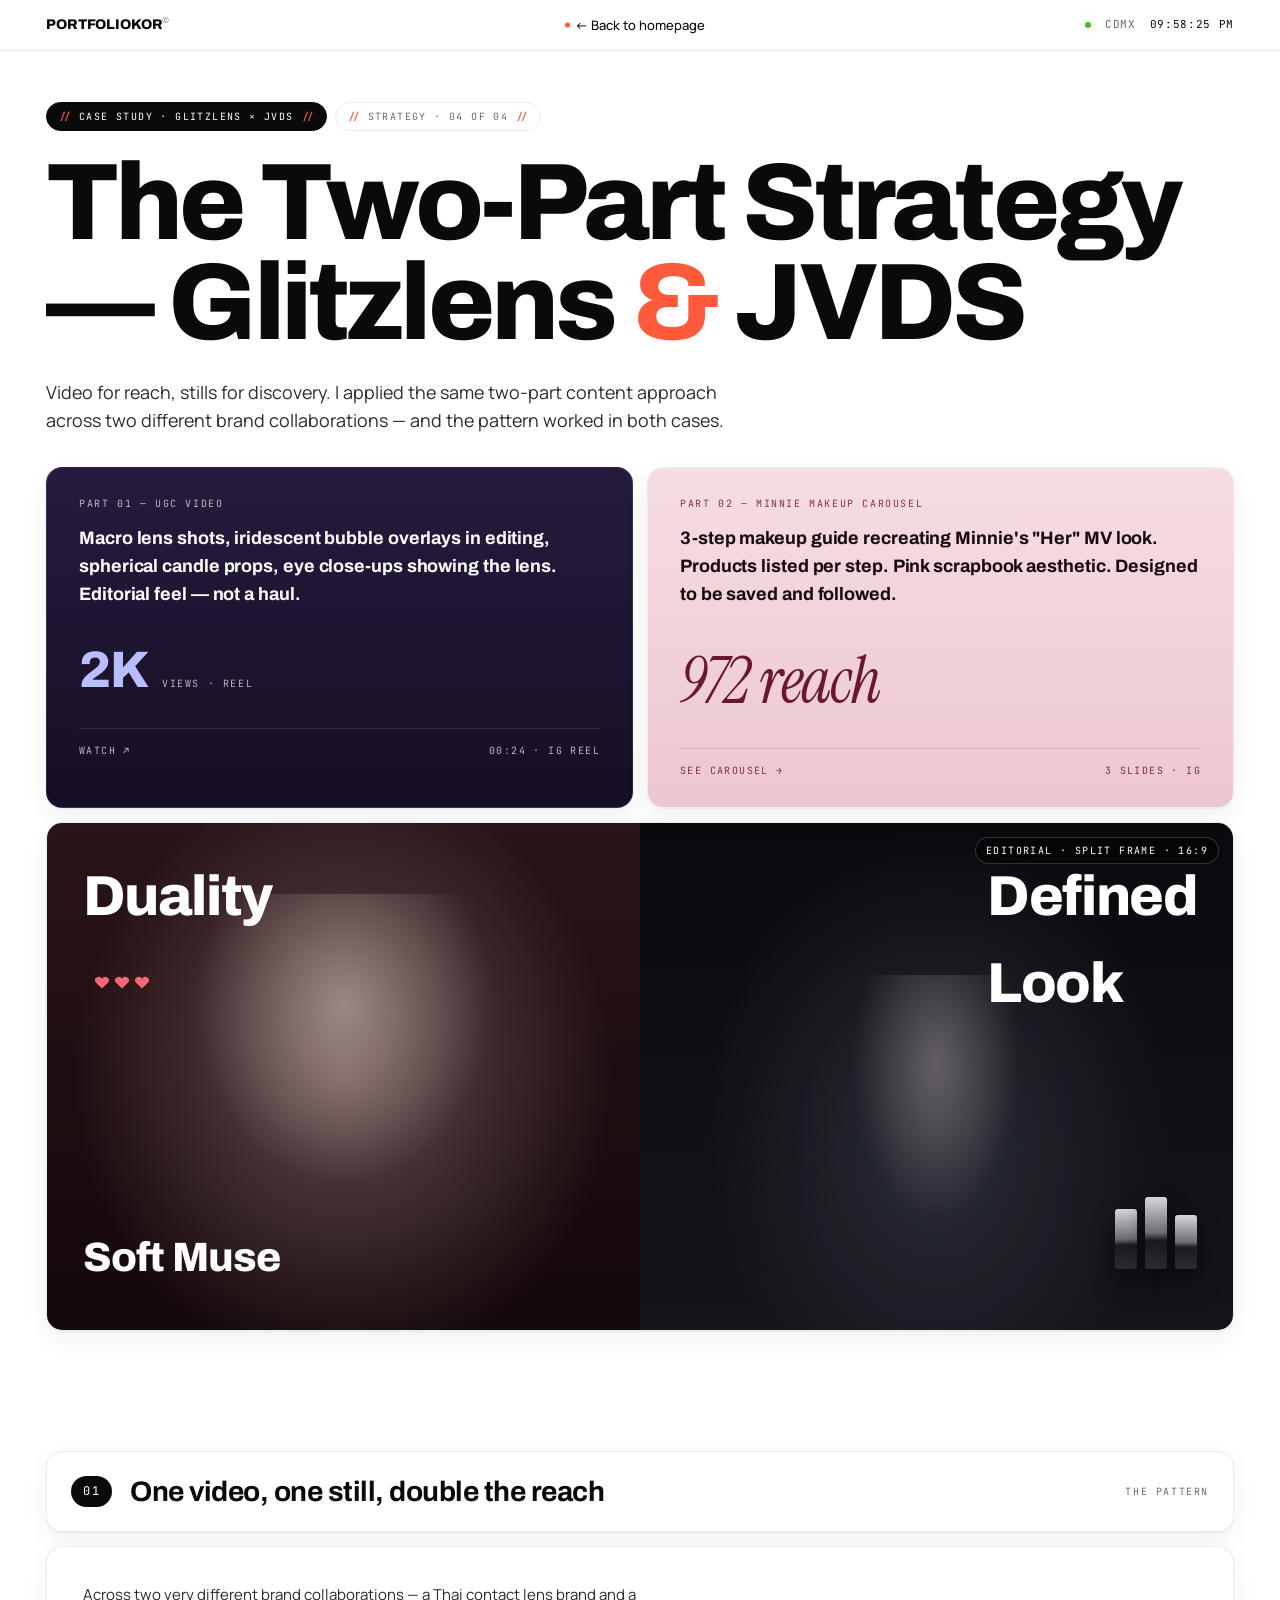
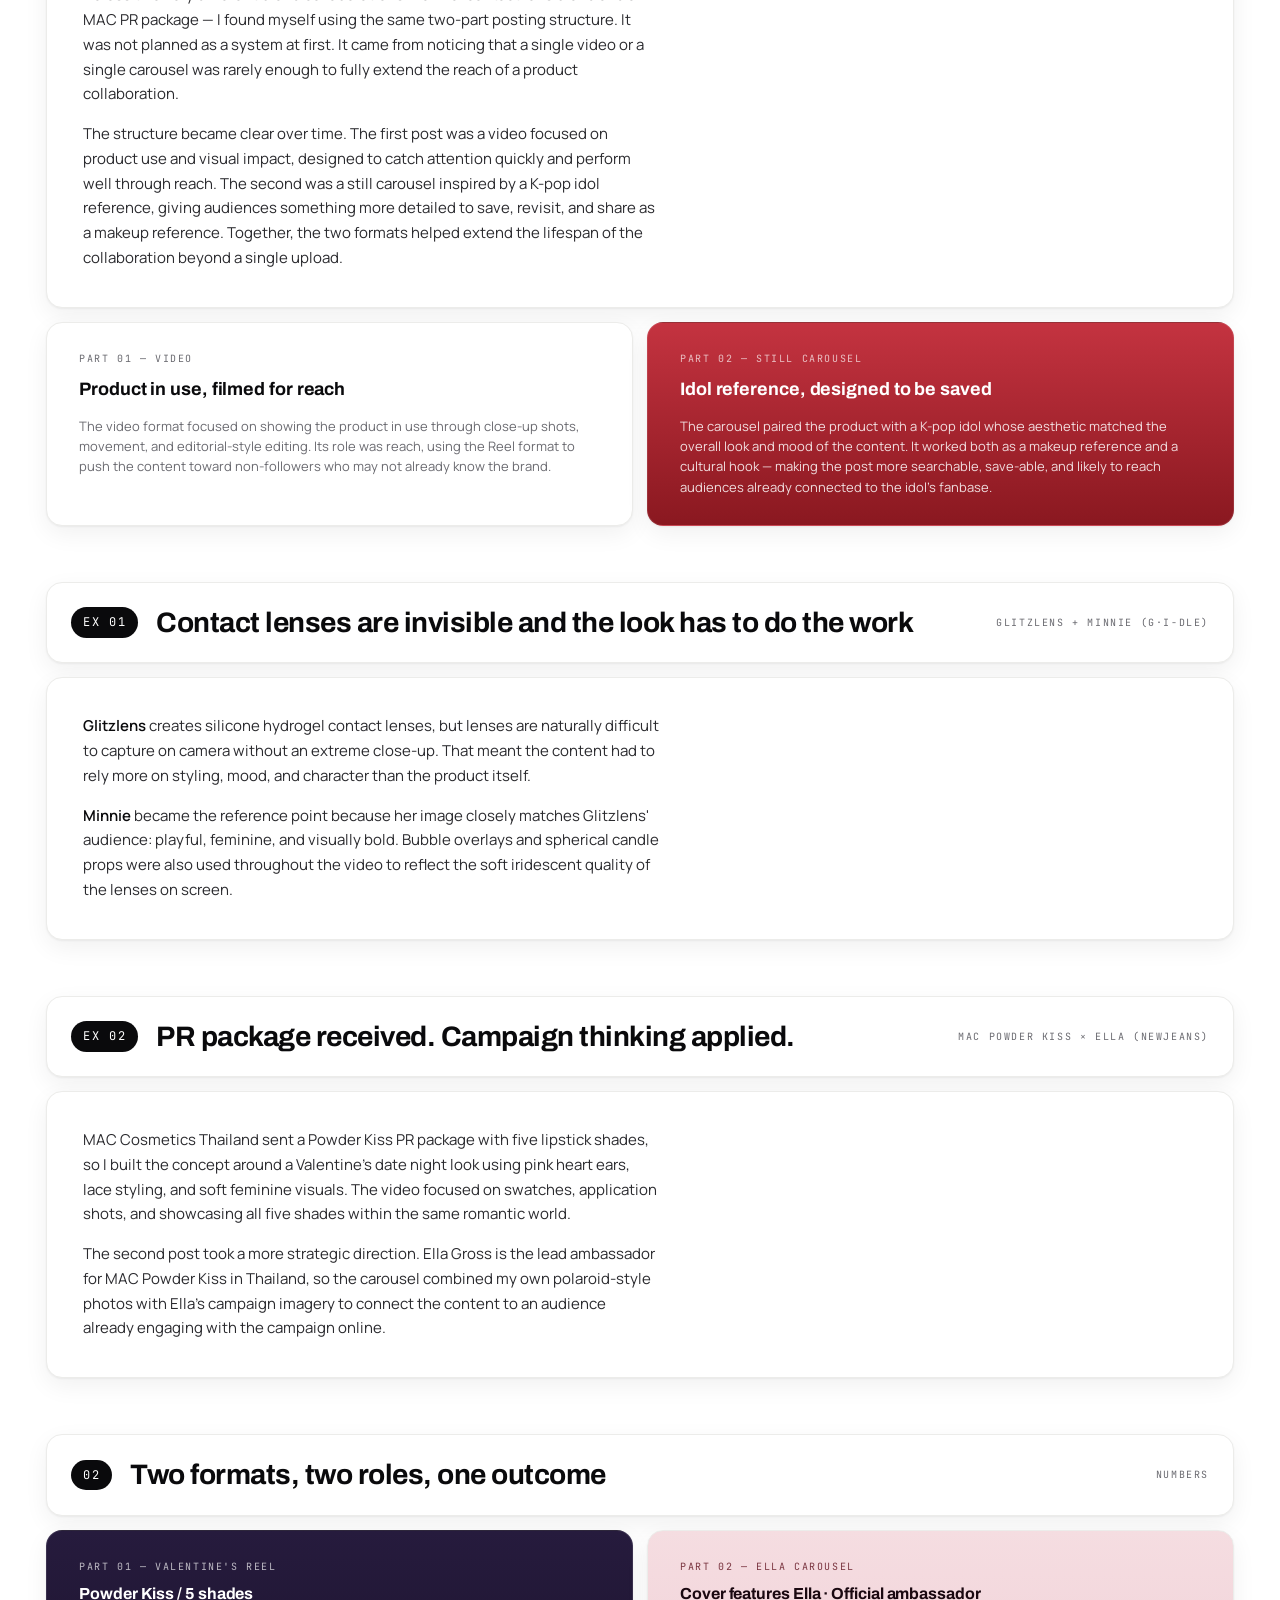
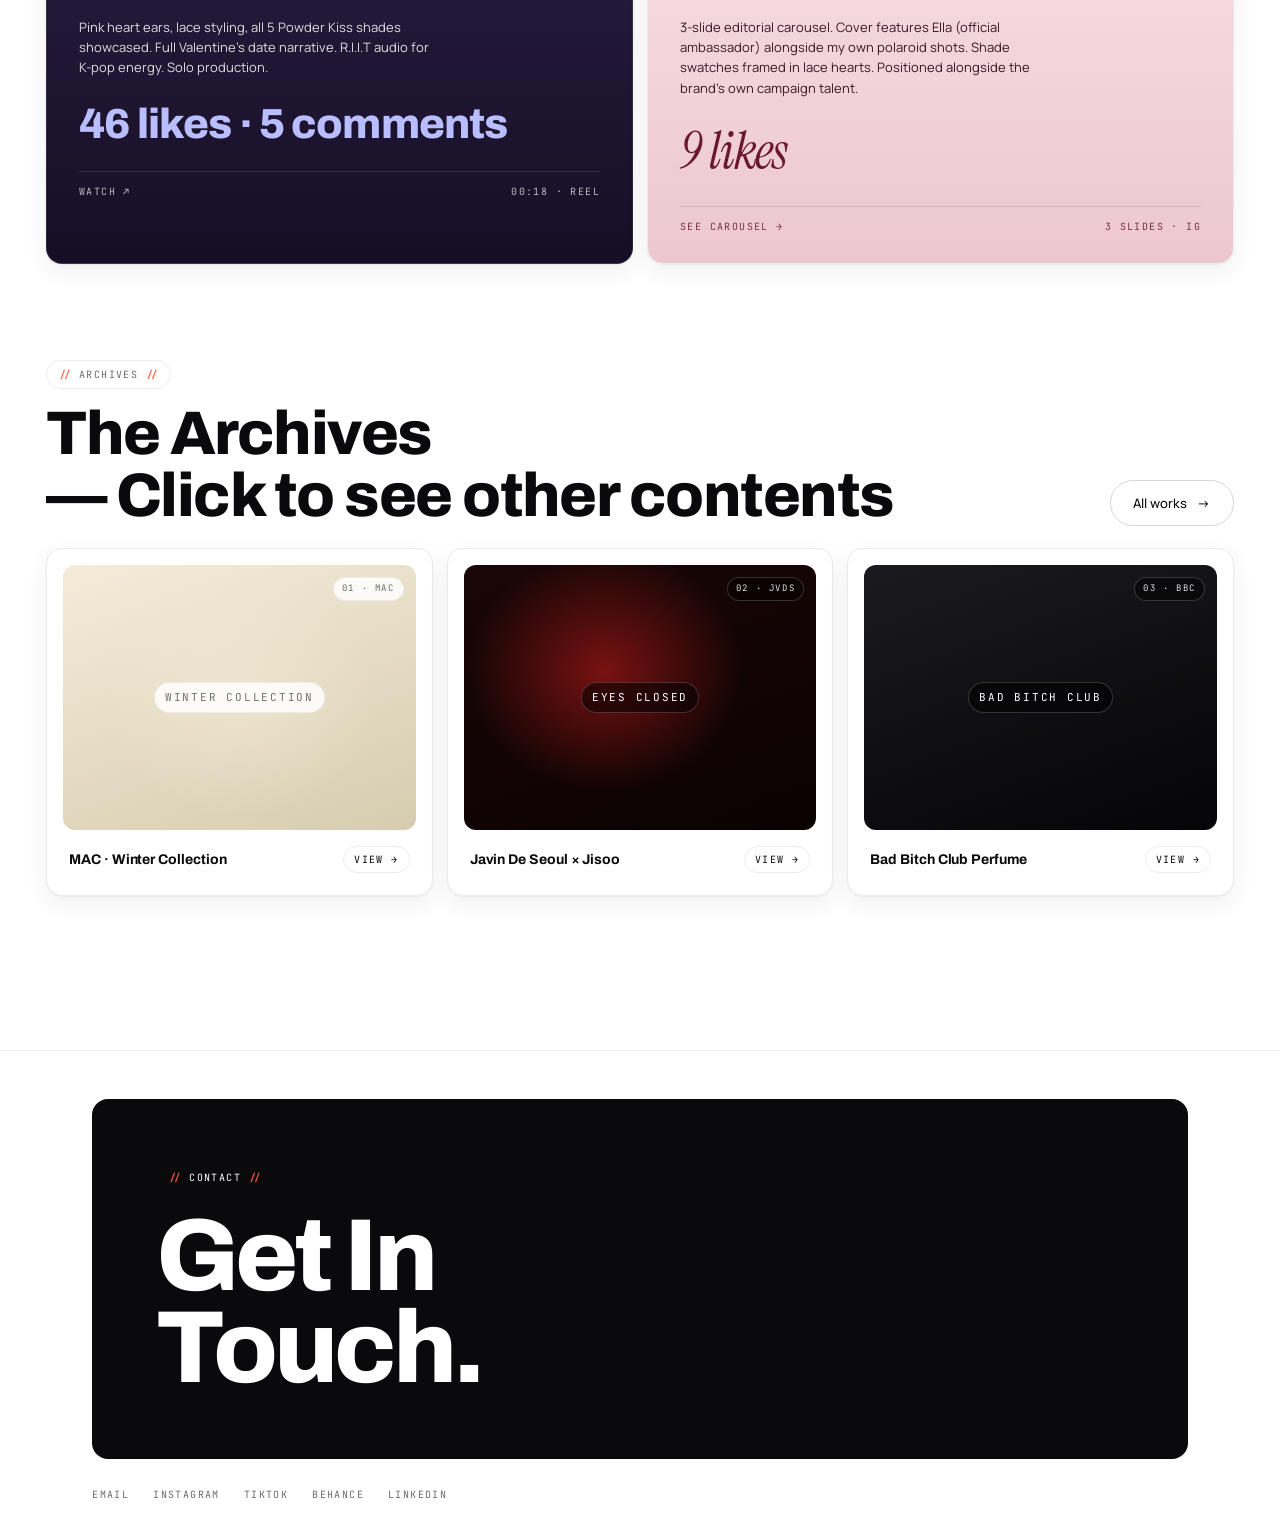
<file: two-part-strategy.html>
<!doctype html>
<html lang="en">
<head>
<meta charset="utf-8">
<meta name="viewport" content="width=device-width, initial-scale=1">
<title>The Two-Part Strategy · Glitzlens × JVDS · Case Study</title>
<link rel="preconnect" href="https://fonts.googleapis.com">
<link rel="preconnect" href="https://fonts.gstatic.com" crossorigin>
<link href="https://fonts.googleapis.com/css2?family=Archivo:wght@400;500;600;700;800;900&family=Manrope:wght@300;400;500;600;700&family=JetBrains+Mono:wght@400;500;600&family=Instrument+Serif:ital@0;1&display=swap" rel="stylesheet">
<link rel="stylesheet" href="site.css">
<style>
  .cs-hero{
    padding: clamp(28px, 4vw, 56px) var(--pad-x) clamp(40px, 5vw, 64px);
    max-width: var(--max-w); margin: 0 auto;
  }
  .cs-hero .meta{ display: flex; gap: 8px; flex-wrap: wrap; margin-bottom: 22px; }
  .cs-hero h1{
    font-family: var(--f-display); font-weight: 800;
    font-size: clamp(54px, 8.5vw, 132px);
    letter-spacing: -0.035em; line-height: 0.92;
    margin: 0; color: var(--ink); text-wrap: balance;
  }
  .cs-hero h1 .accent{ color: var(--accent); }
  .cs-hero .deck{
    margin-top: 24px;
    font-size: clamp(15px, 1.4vw, 18px); line-height: 1.6;
    color: var(--ink-2); max-width: 62ch;
  }

  /* Two parts row */
  .two-row{
    margin-top: 32px;
    display: grid; grid-template-columns: 1fr 1fr; gap: var(--gap);
  }
  @media (max-width: 760px){ .two-row{ grid-template-columns: 1fr; } }
  .twocard{
    padding: 28px 32px;
    border-radius: var(--r);
    border: 1px solid var(--line);
    box-shadow: var(--shadow-1);
    position: relative; overflow: hidden;
  }
  .twocard.purple{
    background: linear-gradient(180deg, #261b3d 0%, #160e25 100%);
    color: #fff;
    border-color: rgba(255,255,255,0.10);
  }
  .twocard.pink{
    background: linear-gradient(180deg, #f5dde1 0%, #edc7d0 100%);
    color: #2a0a18;
  }
  .twocard .tag{
    font-family: var(--f-mono); font-size: 10px;
    letter-spacing: 0.16em; text-transform: uppercase;
    color: rgba(255,255,255,0.7); margin-bottom: 14px;
  }
  .twocard.pink .tag{ color: #7a3540; }
  .twocard h3{
    font-family: var(--f-display); font-weight: 700;
    font-size: 18px; letter-spacing: -0.005em;
    color: #fff; margin: 0 0 14px;
  }
  .twocard.pink h3{ color: #1a0810; }
  .twocard p{
    font-family: var(--f-body); font-size: 13px;
    line-height: 1.55; color: rgba(255,255,255,0.85);
    margin: 0; max-width: 44ch;
  }
  .twocard.pink p{ color: #3a1822; }
  .twocard .stat{
    margin-top: 22px;
    display: flex; align-items: baseline; gap: 14px;
  }
  .twocard .stat .num{
    font-family: var(--f-display); font-weight: 800;
    font-size: clamp(34px, 4vw, 52px); letter-spacing: -0.02em;
    color: oklch(0.85 0.18 280);
  }
  .twocard.pink .stat .num{
    font-family: var(--f-edit); font-style: italic; font-weight: 400;
    color: #6a1830;
    font-size: clamp(40px, 5vw, 64px);
  }
  .twocard .stat .lbl{
    font-family: var(--f-mono); font-size: 10px;
    letter-spacing: 0.16em; text-transform: uppercase;
    color: rgba(255,255,255,0.7);
  }
  .twocard.pink .stat .lbl{ color: #7a3540; }
  .twocard .foot{
    margin-top: 18px;
    font-family: var(--f-mono); font-size: 10px;
    letter-spacing: 0.14em; text-transform: uppercase;
    color: rgba(255,255,255,0.7);
    border-top: 1px solid rgba(255,255,255,0.12);
    padding-top: 14px;
    display: flex; justify-content: space-between;
  }
  .twocard.pink .foot{ color: #7a3540; border-top-color: rgba(0,0,0,0.12); }

  /* Duality banner */
  .duality{
    margin-top: var(--gap);
    aspect-ratio: 21/9;
    border-radius: var(--r);
    border: 1px solid var(--line);
    box-shadow: var(--shadow-1);
    overflow: hidden;
    position: relative;
    display: grid;
    grid-template-columns: 1fr 1fr;
  }
  .duality .half{ position: relative; overflow: hidden; }
  .duality .h-soft{
    background:
      radial-gradient(70% 90% at 50% 50%, rgba(255,210,210,0.30), transparent 65%),
      linear-gradient(180deg, #2a1518 0%, #14080a 100%);
  }
  .duality .h-soft::after{
    content:""; position: absolute; left: 14%; right: 14%; top: 14%; bottom: 14%;
    background: radial-gradient(50% 70% at 50% 30%, rgba(245,225,210,0.45), transparent 70%);
  }
  .duality .h-defined{
    background:
      radial-gradient(60% 90% at 50% 60%, rgba(120,130,150,0.25), transparent 65%),
      linear-gradient(180deg, #0a0a0e 0%, #14141a 100%);
  }
  .duality .h-defined::after{
    content:""; position: absolute; left: 30%; right: 30%; top: 30%; bottom: 14%;
    background: radial-gradient(50% 80% at 50% 30%, rgba(245,225,225,0.30), transparent 70%);
  }
  .duality .h-defined .bottles{
    position: absolute; right: 6%; bottom: 12%;
    display: flex; gap: 8px; align-items: flex-end;
  }
  .duality .h-defined .bottles i{
    display: block; width: 22px; height: 60px;
    background: linear-gradient(180deg, #d5d7dc 0%, #6c6e74 50%, #1a1c20 60%, #2a2c30 100%);
    border-radius: 3px;
    box-shadow: 0 12px 22px rgba(0,0,0,0.5);
  }
  .duality .h-defined .bottles i:nth-child(2){ height: 72px; }
  .duality .h-defined .bottles i:nth-child(3){ height: 54px; }
  .duality .hearts{
    position: absolute; left: 8%; top: 30%;
    display: flex; gap: 6px;
  }
  .duality .hearts i{
    width: 14px; aspect-ratio: 1/1;
    background: oklch(0.7 0.18 18);
    clip-path: path('M 7 13 L 1 7 Q -.5 4, 3 2.5 Q 5.5 1.5, 7 4 Q 8.5 1.5, 11 2.5 Q 14.5 4, 13 7 Z');
    transform: scale(1.1);
  }
  .duality .label-top{
    position: absolute; top: 6%;
    font-family: var(--f-display); font-weight: 800;
    font-size: clamp(28px, 4.4vw, 64px);
    letter-spacing: -0.025em;
    color: #fff;
  }
  .duality .label-top.left{ left: 6%; }
  .duality .label-top.right{ right: 6%; }
  .duality .label-mid{
    position: absolute; bottom: 8%;
    font-family: var(--f-display); font-weight: 800;
    font-size: clamp(22px, 3.2vw, 42px);
    letter-spacing: -0.02em;
    color: #fff;
  }
  .duality .label-mid.l{ left: 6%; bottom: 8%; }
  .duality .label-mid.r{ right: 6%; bottom: 22%; }
  .duality .corner-stamp{
    position: absolute; top: 14px; right: 14px;
    font-family: var(--f-mono); font-size: 10px;
    letter-spacing: 0.14em; text-transform: uppercase;
    color: #fff;
    padding: 5px 10px;
    background: rgba(0,0,0,0.5);
    border: 1px solid rgba(255,255,255,0.18);
    border-radius: 999px;
    z-index: 3;
  }

  /* section card */
  .sec-head{
    display: grid; grid-template-columns: auto 1fr auto;
    gap: 18px; align-items: center;
    padding: 18px 24px;
    background: var(--card); border: 1px solid var(--line);
    border-radius: var(--r); box-shadow: var(--shadow-1);
  }
  .sec-head .nu{
    font-family: var(--f-mono); font-size: 12px;
    letter-spacing: 0.14em; padding: 6px 12px;
    background: var(--dark); color: #fff; border-radius: 999px;
  }
  .sec-head .h{
    font-family: var(--f-display); font-weight: 700;
    font-size: clamp(22px, 2.2vw, 30px);
    letter-spacing: -0.018em; margin: 0; color: var(--ink);
  }
  .sec-head .kick{
    font-family: var(--f-mono); font-size: 10px;
    letter-spacing: 0.16em; text-transform: uppercase;
    color: var(--muted);
  }
  .sec-block{ margin-top: clamp(36px, 5vw, 56px); }
  .text-card{
    background: var(--card); border: 1px solid var(--line);
    border-radius: var(--r); padding: clamp(22px, 3vw, 36px);
    box-shadow: var(--shadow-1); margin-top: var(--gap);
  }
  .text-card p{
    margin: 0; font-size: 15px; line-height: 1.65;
    color: var(--ink-2); max-width: 64ch;
  }
  .text-card p + p{ margin-top: 1em; }
  .text-card strong{ color: var(--ink); font-weight: 600; }

  /* Pattern explanation cards */
  .pat-row{
    margin-top: var(--gap);
    display: grid; grid-template-columns: 1fr 1fr; gap: var(--gap);
  }
  @media (max-width: 760px){ .pat-row{ grid-template-columns: 1fr; } }
  .patc{
    padding: 28px 32px;
    border-radius: var(--r); border: 1px solid var(--line);
    box-shadow: var(--shadow-1);
    background: var(--card);
  }
  .patc.pink-h{
    background: linear-gradient(180deg, #c43340 0%, #8a1820 100%);
    color: #fff;
    border-color: rgba(255,255,255,0.10);
  }
  .patc .tag{
    font-family: var(--f-mono); font-size: 10px;
    letter-spacing: 0.16em; text-transform: uppercase;
    color: var(--muted); margin-bottom: 10px;
  }
  .patc.pink-h .tag{ color: rgba(255,255,255,0.7); }
  .patc .h{
    font-family: var(--f-display); font-weight: 700;
    font-size: 18px; letter-spacing: -0.005em;
    color: var(--ink); margin: 0 0 12px;
  }
  .patc.pink-h .h{ color: #fff; }
  .patc .p{
    font-family: var(--f-body); font-size: 13px;
    line-height: 1.55; color: var(--muted); margin: 0;
  }
  .patc.pink-h .p{ color: rgba(255,255,255,0.85); }

  /* Result cards */
  .res-row{
    margin-top: var(--gap);
    display: grid; grid-template-columns: 1fr 1fr; gap: var(--gap);
  }
  @media (max-width: 760px){ .res-row{ grid-template-columns: 1fr; } }
  .res{
    padding: 28px 32px;
    border-radius: var(--r); border: 1px solid var(--line);
    box-shadow: var(--shadow-1);
  }
  .res.purple{ background: linear-gradient(180deg, #261b3d 0%, #160e25 100%); color: #fff; border-color: rgba(255,255,255,0.10); }
  .res.pink{ background: linear-gradient(180deg, #f5dde1 0%, #edc7d0 100%); color: #2a0a18; }
  .res .lbl{
    font-family: var(--f-mono); font-size: 10px;
    letter-spacing: 0.16em; text-transform: uppercase;
    color: rgba(255,255,255,0.7); margin-bottom: 8px;
  }
  .res.pink .lbl{ color: #7a3540; }
  .res .h{
    font-family: var(--f-display); font-weight: 700;
    font-size: 16px; letter-spacing: -0.005em;
    color: #fff; margin: 0 0 10px;
  }
  .res.pink .h{ color: #1a0810; }
  .res .p{
    font-family: var(--f-body); font-size: 13px;
    line-height: 1.55; color: rgba(255,255,255,0.85); margin: 0 0 14px;
    max-width: 44ch;
  }
  .res.pink .p{ color: #3a1822; }
  .res .big{
    font-family: var(--f-display); font-weight: 800;
    font-size: clamp(28px, 3.4vw, 42px);
    letter-spacing: -0.02em;
    color: oklch(0.85 0.18 280);
    margin-top: 12px;
  }
  .res.pink .big{
    font-family: var(--f-edit); font-weight: 400; font-style: italic;
    color: #6a1830;
    font-size: clamp(34px, 4.4vw, 52px);
  }
  .res .meta{
    margin-top: 14px;
    font-family: var(--f-mono); font-size: 10px;
    letter-spacing: 0.14em; text-transform: uppercase;
    color: rgba(255,255,255,0.7);
    border-top: 1px solid rgba(255,255,255,0.12);
    padding-top: 12px;
    display: flex; justify-content: space-between;
  }
  .res.pink .meta{ color: #7a3540; border-top-color: rgba(0,0,0,0.12); }

  /* TOC */
  .cs-toc{
    position: fixed; left: 14px; top: 50%;
    transform: translateY(-50%); z-index: 50;
    display: flex; flex-direction: column; gap: 2px;
    font-family: var(--f-mono); font-size: 9px;
    letter-spacing: 0.16em; text-transform: uppercase;
    color: var(--muted);
    background: rgba(255,255,255,0.85); backdrop-filter: blur(10px);
    border: 1px solid var(--line); border-radius: var(--r);
    padding: 14px 12px;
  }
  .cs-toc a{ display:flex; align-items: center; gap: 8px; padding: 4px; color: var(--muted); }
  .cs-toc a:hover{ color: var(--ink); }
  .cs-toc .dash{ width: 14px; height: 1px; background: currentColor; opacity: .6; }
  @media (max-width: 1320px){ .cs-toc{ display: none; } }
</style>
</head>
<body>

<header class="topbar">
  <div class="topbar-brand">PORTFOLIOKOR<sup>©</sup></div>
  <nav class="topbar-nav">
    <a href="index.html" class="is-current">← Back to homepage</a>
  </nav>
  <div class="topbar-meta">
    <span class="dot" aria-hidden="true"></span>
    <span>CDMX</span>
    <span class="clock" data-cdmx-clock>00:00:00 AM</span>
  </div>
</header>

<aside class="cs-toc">
  <a href="#sec-01"><span class="dash"></span> 01 · Pattern</a>
  <a href="#sec-ex1"><span class="dash"></span> Ex · Glitzlens</a>
  <a href="#sec-ex2"><span class="dash"></span> Ex · MAC × Ella</a>
  <a href="#sec-results"><span class="dash"></span> Results</a>
</aside>

<!-- HERO -->
<section class="cs-hero">
  <div class="meta">
    <span class="tag-slash solid">Case study · Glitzlens × JVDS</span>
    <span class="tag-slash">Strategy · 04 of 04</span>
  </div>
  <h1>The Two-Part Strategy<br>— Glitzlens<span class="accent"> &amp; </span>JVDS</h1>
  <p class="deck">Video for reach, stills for discovery. I applied the same two-part content approach across two different brand collaborations — and the pattern worked in both cases.</p>

  <div class="two-row">
    <div class="twocard purple">
      <div class="tag">Part 01 — UGC video</div>
      <h3>Macro lens shots, iridescent bubble overlays in editing, spherical candle props, eye close-ups showing the lens. Editorial feel — not a haul.</h3>
      <div class="stat">
        <span class="num">2K</span>
        <span class="lbl">Views · Reel</span>
      </div>
      <div class="foot">
        <span>WATCH ↗</span>
        <span>00:24 · IG REEL</span>
      </div>
    </div>
    <div class="twocard pink">
      <div class="tag">Part 02 — Minnie makeup carousel</div>
      <h3>3-step makeup guide recreating Minnie's "Her" MV look. Products listed per step. Pink scrapbook aesthetic. Designed to be saved and followed.</h3>
      <div class="stat">
        <span class="num">972 reach</span>
      </div>
      <div class="foot">
        <span>SEE CAROUSEL →</span>
        <span>3 SLIDES · IG</span>
      </div>
    </div>
  </div>

  <div class="duality">
    <span class="corner-stamp">Editorial · Split frame · 16:9</span>
    <div class="half h-soft">
      <div class="hearts" aria-hidden="true"><i></i><i></i><i></i></div>
      <div class="label-top left">Duality</div>
      <div class="label-mid l">Soft Muse</div>
    </div>
    <div class="half h-defined">
      <div class="label-top right">Defined<br>Look</div>
      <div class="bottles" aria-hidden="true"><i></i><i></i><i></i></div>
    </div>
  </div>
</section>

<!-- SECTION 01 -->
<section class="container sec-block" id="sec-01" data-reveal>
  <div class="sec-head">
    <span class="nu">01</span>
    <h2 class="h">One video, one still, double the reach</h2>
    <span class="kick">The pattern</span>
  </div>
  <div class="text-card">
    <p>Across two very different brand collaborations — a Thai contact lens brand and a MAC PR package — I found myself using the same two-part posting structure. It was not planned as a system at first. It came from noticing that a single video or a single carousel was rarely enough to fully extend the reach of a product collaboration.</p>
    <p>The structure became clear over time. The first post was a video focused on product use and visual impact, designed to catch attention quickly and perform well through reach. The second was a still carousel inspired by a K-pop idol reference, giving audiences something more detailed to save, revisit, and share as a makeup reference. Together, the two formats helped extend the lifespan of the collaboration beyond a single upload.</p>
  </div>

  <div class="pat-row">
    <div class="patc">
      <div class="tag">Part 01 — Video</div>
      <h4 class="h">Product in use, filmed for reach</h4>
      <p class="p">The video format focused on showing the product in use through close-up shots, movement, and editorial-style editing. Its role was reach, using the Reel format to push the content toward non-followers who may not already know the brand.</p>
    </div>
    <div class="patc pink-h">
      <div class="tag">Part 02 — Still carousel</div>
      <h4 class="h">Idol reference, designed to be saved</h4>
      <p class="p">The carousel paired the product with a K-pop idol whose aesthetic matched the overall look and mood of the content. It worked both as a makeup reference and a cultural hook — making the post more searchable, save-able, and likely to reach audiences already connected to the idol's fanbase.</p>
    </div>
  </div>
</section>

<!-- EXAMPLE 01 -->
<section class="container sec-block" id="sec-ex1" data-reveal>
  <div class="sec-head">
    <span class="nu">EX 01</span>
    <h2 class="h">Contact lenses are invisible and the look has to do the work</h2>
    <span class="kick">Glitzlens + Minnie (G·I-DLE)</span>
  </div>
  <div class="text-card">
    <p><strong>Glitzlens</strong> creates silicone hydrogel contact lenses, but lenses are naturally difficult to capture on camera without an extreme close-up. That meant the content had to rely more on styling, mood, and character than the product itself.</p>
    <p><strong>Minnie</strong> became the reference point because her image closely matches Glitzlens' audience: playful, feminine, and visually bold. Bubble overlays and spherical candle props were also used throughout the video to reflect the soft iridescent quality of the lenses on screen.</p>
  </div>
</section>

<!-- EXAMPLE 02 -->
<section class="container sec-block" id="sec-ex2" data-reveal>
  <div class="sec-head">
    <span class="nu">EX 02</span>
    <h2 class="h">PR package received. Campaign thinking applied.</h2>
    <span class="kick">MAC Powder Kiss × Ella (NewJeans)</span>
  </div>
  <div class="text-card">
    <p>MAC Cosmetics Thailand sent a Powder Kiss PR package with five lipstick shades, so I built the concept around a Valentine's date night look using pink heart ears, lace styling, and soft feminine visuals. The video focused on swatches, application shots, and showcasing all five shades within the same romantic world.</p>
    <p>The second post took a more strategic direction. Ella Gross is the lead ambassador for MAC Powder Kiss in Thailand, so the carousel combined my own polaroid-style photos with Ella's campaign imagery to connect the content to an audience already engaging with the campaign online.</p>
  </div>
</section>

<!-- RESULTS -->
<section class="container sec-block" id="sec-results" data-reveal>
  <div class="sec-head">
    <span class="nu">02</span>
    <h2 class="h">Two formats, two roles, one outcome</h2>
    <span class="kick">Numbers</span>
  </div>
  <div class="res-row">
    <div class="res purple">
      <div class="lbl">Part 01 — Valentine's Reel</div>
      <div class="h">Powder Kiss / 5 shades</div>
      <p class="p">Pink heart ears, lace styling, all 5 Powder Kiss shades showcased. Full Valentine's date narrative. R.I.I.T audio for K-pop energy. Solo production.</p>
      <div class="big">46 likes · 5 comments</div>
      <div class="meta">
        <span>WATCH ↗</span>
        <span>00:18 · REEL</span>
      </div>
    </div>
    <div class="res pink">
      <div class="lbl">Part 02 — Ella carousel</div>
      <div class="h">Cover features Ella · Official ambassador</div>
      <p class="p">3-slide editorial carousel. Cover features Ella (official ambassador) alongside my own polaroid shots. Shade swatches framed in lace hearts. Positioned alongside the brand's own campaign talent.</p>
      <div class="big">9 likes</div>
      <div class="meta">
        <span>SEE CAROUSEL →</span>
        <span>3 SLIDES · IG</span>
      </div>
    </div>
  </div>
</section>

<!-- ARCHIVES -->
<section class="container gutter" id="archives" data-reveal>
  <div style="display:grid; grid-template-columns: 1fr auto; align-items: end; gap: 24px; margin-bottom: 22px;">
    <div>
      <span class="tag-slash">Archives</span>
      <h2 class="h-section" style="margin-top:14px">The Archives<br>— Click to see other contents</h2>
    </div>
    <a class="btn btn-ghost" href="index.html#works">All works <span class="arr">→</span></a>
  </div>
  <div class="arch-grid">
    <a class="arch-card" href="mac-winter.html">
      <div class="arch-img"><div class="ph cream"><span class="label-corner">01 · MAC</span><span class="label">Winter Collection</span></div></div>
      <div class="arch-foot"><span class="arch-title">MAC · Winter Collection</span><span class="arch-view">View →</span></div>
    </a>
    <a class="arch-card" href="javin-jisoo.html">
      <div class="arch-img"><div class="ph red-deep"><span class="label-corner">02 · JVDS</span><span class="label">Eyes Closed</span></div></div>
      <div class="arch-foot"><span class="arch-title">Javin De Seoul × Jisoo</span><span class="arch-view">View →</span></div>
    </a>
    <a class="arch-card" href="bad-bitch-club.html">
      <div class="arch-img"><div class="ph dark"><span class="label-corner">03 · BBC</span><span class="label">Bad Bitch Club</span></div></div>
      <div class="arch-foot"><span class="arch-title">Bad Bitch Club Perfume</span><span class="arch-view">View →</span></div>
    </a>
  </div>
</section>

<!-- FOOTER -->
<footer class="site-foot" id="contact">
  <div class="container">
    <div class="foot-card">
      <div>
        <span class="tag-slash solid" style="margin-bottom: 18px;">Contact</span>
        <h2 class="get-in-touch">Get In Touch.</h2>
      </div>

    </div>
    <div class="foot-row">
      <div class="foot-links">
        <a href="mailto:best1nahathai@gmail.com">Email</a>
        <a href="https://www.instagram.com/bbestnkk1/" target="_blank" rel="noopener">Instagram</a>
        <a href="https://www.tiktok.com/@bbestnkk" target="_blank" rel="noopener">TikTok</a>
        <a href="https://www.behance.net/nk43" target="_blank" rel="noopener">Behance</a>
        <a href="https://www.linkedin.com/in/nahathai-k/" target="_blank" rel="noopener">LinkedIn</a>
      </div>
    </div>
  </div>
</footer>

<script src="site.js"></script>
</body>
</html>
</file>
<file: site.css>
/* ============================================================
   PORTFOLIOKOR — Portfolio
   White / bento / premium editorial — Formix-inspired
   ============================================================ */

:root{
  /* Canvas + surfaces */
  --canvas: #ffffff;
  --canvas-warm: #ffffff;
  --card: #ffffff;
  --card-2: #f7f6f2;
  --dark: #0a0a0c;
  --dark-2: #16161a;

  /* Ink (text on light) */
  --ink: #0a0a0c;
  --ink-2: #2a2a2e;
  --muted: #6a6a70;
  --muted-2: #9a9a9e;
  --muted-3: #c0bfbb;

  /* Lines (more present, since canvas is pure white) */
  --line: #ececea;
  --line-soft: #f1f0ee;
  --line-strong: #d6d6d2;

  /* Accent (use sparingly — small dots, marks) */
  --accent: #ff5a3c;
  --accent-warm: #e8a978;

  /* Type */
  --f-display: "Archivo", "Helvetica Neue", Helvetica, Arial, sans-serif;
  --f-body: "Manrope", "Helvetica Neue", Helvetica, Arial, sans-serif;
  --f-mono: "JetBrains Mono", ui-monospace, monospace;
  --f-edit: "Instrument Serif", "Times New Roman", serif;

  /* Layout */
  --pad-x: clamp(20px, 3.6vw, 56px);
  --max-w: 1320px;
  --gap: 14px;

  /* Card */
  --r: 16px;
  --r-sm: 12px;
  --r-xs: 8px;
  --shadow-1: 0 1px 2px rgba(20,20,22,0.05), 0 8px 24px rgba(20,20,22,0.06);
  --shadow-2: 0 2px 4px rgba(20,20,22,0.06), 0 18px 48px rgba(20,20,22,0.09);
}

*, *::before, *::after{ box-sizing: border-box; }

html, body{
  margin:0; padding:0;
  background: var(--canvas);
  color: var(--ink);
  font-family: var(--f-body);
  font-size: 15px;
  line-height: 1.55;
  -webkit-font-smoothing: antialiased;
  text-rendering: optimizeLegibility;
}
body{ min-height: 100vh; overflow-x: hidden; }
a{ color: inherit; text-decoration: none; }
img{ display: block; max-width: 100%; }

/* ============================================================
   TYPE UTILITIES
   ============================================================ */

.tag-slash{
  display: inline-flex;
  align-items: center;
  gap: 8px;
  font-family: var(--f-mono);
  font-size: 10px;
  letter-spacing: 0.14em;
  text-transform: uppercase;
  color: var(--muted);
  padding: 6px 12px;
  border: 1px solid var(--line);
  background: var(--card);
  border-radius: 999px;
}
.tag-slash::before,
.tag-slash::after{
  content: "//";
  color: var(--accent);
  font-weight: 600;
  letter-spacing: 0;
}
.tag-slash.solid{
  background: var(--dark);
  color: #fff;
  border-color: var(--dark);
}
.tag-slash.solid::before,
.tag-slash.solid::after{ color: var(--accent); }

.kicker{
  font-family: var(--f-mono);
  font-size: 10px;
  letter-spacing: 0.16em;
  text-transform: uppercase;
  color: var(--muted);
}

.h-hero{
  font-family: var(--f-display);
  font-weight: 800;
  font-size: clamp(56px, 9vw, 132px);
  letter-spacing: -0.035em;
  line-height: 0.93;
  margin: 0;
  color: var(--ink);
  text-wrap: balance;
}
.h-display{
  font-family: var(--f-display);
  font-weight: 800;
  font-size: clamp(40px, 6.4vw, 96px);
  letter-spacing: -0.03em;
  line-height: 0.95;
  margin: 0;
  color: var(--ink);
  text-wrap: balance;
}
.h-section{
  font-family: var(--f-display);
  font-weight: 800;
  font-size: clamp(32px, 4.8vw, 64px);
  letter-spacing: -0.025em;
  line-height: 1;
  margin: 0;
  color: var(--ink);
}
.h-card{
  font-family: var(--f-display);
  font-weight: 700;
  font-size: clamp(20px, 2vw, 26px);
  letter-spacing: -0.012em;
  line-height: 1.1;
  margin: 0;
  color: var(--ink);
}
.h-card-sm{
  font-family: var(--f-display);
  font-weight: 700;
  font-size: 16px;
  letter-spacing: -0.005em;
  line-height: 1.15;
  margin: 0;
  color: var(--ink);
}

.lede{
  font-family: var(--f-body);
  font-size: clamp(15px, 1.25vw, 17px);
  line-height: 1.55;
  color: var(--ink-2);
  max-width: 56ch;
  text-wrap: pretty;
}
.body-prose{
  font-family: var(--f-body);
  font-size: 14.5px;
  line-height: 1.65;
  color: var(--ink-2);
  max-width: 62ch;
}
.body-prose p + p{ margin-top: 1em; }
.body-prose strong{ color: var(--ink); font-weight: 600; }
.muted{ color: var(--muted); }
.center{ text-align: center; }

/* ============================================================
   TOPBAR
   ============================================================ */

.topbar{
  position: sticky;
  top: 0;
  z-index: 100;
  display: flex;
  align-items: center;
  justify-content: space-between;
  padding: 14px var(--pad-x);
  background: rgba(255,255,255,0.85);
  backdrop-filter: blur(12px);
  -webkit-backdrop-filter: blur(12px);
  border-bottom: 1px solid var(--line);
  font-family: var(--f-mono);
  font-size: 11px;
  letter-spacing: 0.06em;
  text-transform: uppercase;
  color: var(--ink);
}
.topbar-brand{
  font-family: var(--f-display);
  font-weight: 800;
  font-size: 14px;
  letter-spacing: -0.01em;
  text-transform: none;
}
.topbar-brand sup{ color: var(--muted-2); font-size: 9px; }
.topbar-nav{
  display: flex; gap: 28px;
  position: absolute; left: 50%; transform: translateX(-50%);
}
.topbar-nav a{
  color: var(--muted);
  transition: color 120ms ease;
  font-family: var(--f-body);
  font-size: 13px;
  letter-spacing: 0;
  text-transform: none;
  font-weight: 500;
  position: relative;
}
.topbar-nav a:hover, .topbar-nav a.is-current{ color: var(--ink); }
.topbar-nav a.is-current::before{
  content:"";
  position: absolute; left: -10px; top: 50%; transform: translateY(-50%);
  width: 5px; height: 5px; border-radius: 50%;
  background: var(--accent);
}
.topbar-meta{
  display: flex; align-items: center; gap: 14px;
  color: var(--muted);
}
.topbar-meta .clock{ color: var(--ink); min-width: 8.6ch; display: inline-block; }
.topbar-meta .dot{
  width: 6px; height: 6px; border-radius: 50%;
  background: oklch(0.68 0.18 140);
  box-shadow: 0 0 10px oklch(0.68 0.18 140 / .5);
  animation: pulse 2.4s infinite ease-in-out;
}
@keyframes pulse{
  0%,100%{ opacity:1; transform:scale(1); }
  50%{ opacity:.5; transform:scale(.78); }
}
@media (max-width: 720px){
  .topbar-nav{ display: none; }
}

/* ============================================================
   LAYOUT
   ============================================================ */

.container{
  max-width: var(--max-w);
  margin: 0 auto;
  padding: 0 var(--pad-x);
}
.gutter{ margin-top: clamp(56px, 8vw, 96px); }

/* ============================================================
   CARDS / BENTO
   ============================================================ */

.card{
  background: var(--card);
  border: 1px solid var(--line);
  border-radius: var(--r);
  box-shadow: var(--shadow-1);
  position: relative;
}
.card-tight{ padding: 22px 24px; }
.card-p{ padding: 28px 32px; }
.card-xl{ padding: clamp(28px, 4vw, 48px); }
.card-dark{
  background: var(--dark);
  color: #fff;
  border-color: var(--dark);
  border-radius: var(--r);
}
.card-dark .kicker{ color: rgba(255,255,255,0.55); }
.card-dark .muted{ color: rgba(255,255,255,0.55); }

.bento{
  display: grid;
  gap: var(--gap);
}

/* media slot — used for image placeholders inside cards */
.media{
  position: relative;
  border-radius: var(--r-sm);
  overflow: hidden;
  background: var(--card-2);
  border: 1px solid var(--line-soft);
}
.media .m-tag{
  position: absolute;
  top: 12px; left: 12px;
  padding: 5px 10px;
  background: rgba(255,255,255,0.92);
  border: 1px solid var(--line);
  border-radius: 999px;
  font-family: var(--f-mono);
  font-size: 9px;
  letter-spacing: 0.16em;
  text-transform: uppercase;
  color: var(--ink);
  z-index: 2;
}
.media .m-tag.dark{
  background: rgba(10,10,12,0.85);
  color: #fff;
  border-color: rgba(255,255,255,0.18);
}
.media .m-caption{
  position: absolute;
  left: 12px; right: 12px; bottom: 12px;
  padding: 8px 12px;
  background: rgba(255,255,255,0.92);
  border: 1px solid var(--line);
  border-radius: 999px;
  font-family: var(--f-mono);
  font-size: 9px;
  letter-spacing: 0.14em;
  text-transform: uppercase;
  color: var(--ink);
  z-index: 2;
  width: max-content;
  max-width: calc(100% - 24px);
}
.media .m-corner{
  position: absolute;
  top: 12px; right: 12px;
  font-family: var(--f-mono);
  font-size: 9px;
  letter-spacing: 0.16em;
  text-transform: uppercase;
  color: var(--muted);
  background: rgba(255,255,255,0.85);
  padding: 4px 8px;
  border-radius: 999px;
  border: 1px solid var(--line);
  z-index: 2;
}

/* aspect helpers */
.ar-1{ aspect-ratio: 1/1; }
.ar-43{ aspect-ratio: 4/3; }
.ar-32{ aspect-ratio: 3/2; }
.ar-23{ aspect-ratio: 2/3; }
.ar-169{ aspect-ratio: 16/9; }
.ar-34{ aspect-ratio: 3/4; }
.ar-45{ aspect-ratio: 4/5; }
.ar-54{ aspect-ratio: 5/4; }

/* ============================================================
   BUTTONS
   ============================================================ */

.btn{
  display: inline-flex;
  align-items: center;
  gap: 10px;
  padding: 12px 22px;
  border-radius: 999px;
  border: 1px solid var(--line);
  background: var(--card);
  font-family: var(--f-body);
  font-weight: 500;
  font-size: 13px;
  letter-spacing: 0;
  color: var(--ink);
  cursor: pointer;
  transition: transform 140ms ease, background 140ms ease, border-color 140ms ease, color 140ms ease;
  text-transform: none;
}
.btn:hover{ transform: translateY(-1px); }
.btn .arr{ display: inline-block; width: 14px; transition: transform 160ms ease; }
.btn:hover .arr{ transform: translateX(3px); }

.btn-dark{
  background: var(--dark);
  border-color: var(--dark);
  color: #fff;
  padding: 13px 22px 13px 22px;
}
.btn-dark:hover{ background: #1a1a1c; }
.btn-dark .accent-dot{
  display: inline-block;
  width: 8px; height: 8px;
  border-radius: 50%;
  background: var(--accent);
}

.btn-ghost{
  background: transparent;
  border-color: var(--line-strong);
}
.btn-ghost:hover{ background: var(--card); }

.btn-pill-accent{
  background: var(--accent);
  border-color: var(--accent);
  color: #fff;
  font-weight: 600;
}

/* tiny "+" plus icon-button used as a meta toggle */
.plus-btn{
  display: inline-grid;
  place-items: center;
  width: 28px; height: 28px;
  border-radius: 50%;
  background: var(--dark);
  color: #fff;
  font-family: var(--f-mono);
  font-size: 14px;
  line-height: 1;
}

/* ============================================================
   FORM INPUTS — dark blocks on light page
   ============================================================ */

.input{
  display: block;
  width: 100%;
  padding: 14px 16px;
  background: var(--dark);
  color: #fff;
  border: 1px solid var(--dark);
  border-radius: var(--r-sm);
  font-family: var(--f-body);
  font-size: 14px;
}
.input::placeholder{ color: rgba(255,255,255,0.5); }
.input-label{
  display: block;
  font-family: var(--f-mono);
  font-size: 10px;
  letter-spacing: 0.14em;
  text-transform: uppercase;
  color: var(--muted);
  margin-bottom: 8px;
}

/* ============================================================
   FOOTER
   ============================================================ */

.site-foot{
  margin-top: clamp(96px, 12vw, 160px);
  padding: 48px var(--pad-x) 32px;
  background: transparent;
  border-top: 1px solid var(--line);
}
.site-foot .foot-card{
  background: var(--dark);
  color: #fff;
  border-radius: var(--r);
  padding: clamp(36px, 5vw, 64px);
  display: grid;
  grid-template-columns: 1fr 1fr;
  gap: 24px;
  align-items: end;
}
@media (max-width: 760px){
  .site-foot .foot-card{ grid-template-columns: 1fr; }
}
.site-foot .get-in-touch{
  font-family: var(--f-display);
  font-weight: 800;
  font-size: clamp(48px, 8vw, 128px);
  letter-spacing: -0.04em;
  line-height: 0.9;
  margin: 0;
  color: #fff;
}
.site-foot .foot-right{
  display: flex; flex-direction: column; gap: 18px;
  align-items: flex-end;
}
.site-foot .foot-right .send{
  display: inline-flex;
  align-items: center;
  gap: 10px;
  background: #fff;
  color: var(--dark);
  padding: 14px 22px;
  border-radius: 999px;
  font-weight: 600;
}
.site-foot .foot-row{
  display: flex; justify-content: space-between;
  margin-top: 28px;
  font-family: var(--f-mono); font-size: 10px;
  letter-spacing: 0.14em; text-transform: uppercase;
  color: var(--muted);
}
.site-foot .foot-row .foot-links{ display: flex; gap: 24px; flex-wrap: wrap; }
.site-foot .foot-row .foot-links a:hover{ color: var(--ink); }

/* ============================================================
   ARCHIVE GRID
   ============================================================ */

.arch-grid{
  display: grid;
  grid-template-columns: repeat(3, 1fr);
  gap: var(--gap);
}
@media (max-width: 880px){ .arch-grid{ grid-template-columns: 1fr 1fr; } }
.arch-card{
  background: var(--card);
  border: 1px solid var(--line);
  border-radius: var(--r);
  padding: 16px;
  box-shadow: var(--shadow-1);
  transition: transform 160ms ease, box-shadow 160ms ease;
  display: flex; flex-direction: column; gap: 12px;
}
.arch-card:hover{ transform: translateY(-2px); box-shadow: var(--shadow-2); }
.arch-card .arch-img{
  position: relative;
  aspect-ratio: 4/3;
  border-radius: var(--r-sm);
  overflow: hidden;
  background: var(--card-2);
}
.arch-card .arch-foot{
  display: flex; justify-content: space-between; align-items: center;
  padding: 4px 6px 6px;
}
.arch-card .arch-title{
  font-family: var(--f-display); font-weight: 700;
  font-size: 14px; letter-spacing: -0.005em; color: var(--ink);
}
.arch-card .arch-view{
  font-family: var(--f-mono); font-size: 10px;
  letter-spacing: 0.14em; text-transform: uppercase;
  color: var(--ink);
  display: inline-flex; align-items: center; gap: 6px;
  padding: 5px 10px;
  border: 1px solid var(--line);
  border-radius: 999px;
}

/* ============================================================
   STATS / NUM ROW
   ============================================================ */

.stats{
  display: grid;
  grid-template-columns: repeat(3, 1fr);
  gap: var(--gap);
}
.stats .stat{
  background: var(--card);
  border: 1px solid var(--line);
  border-radius: var(--r);
  padding: 28px 24px;
  box-shadow: var(--shadow-1);
}
.stats .stat-n{
  font-family: var(--f-display);
  font-weight: 800;
  font-size: clamp(48px, 6.4vw, 80px);
  letter-spacing: -0.035em;
  line-height: 1;
  color: var(--ink);
}
.stats .stat-lbl{
  font-family: var(--f-mono);
  font-size: 10px;
  letter-spacing: 0.16em;
  text-transform: uppercase;
  color: var(--muted);
  margin-top: 10px;
}

/* ============================================================
   ASYMMETRIC FEATURE SECTION  (title left, grid right)
   ============================================================ */

.feat-asym{
  display: grid;
  grid-template-columns: 0.9fr 1.4fr;
  gap: clamp(28px, 5vw, 80px);
  align-items: start;
}
@media (max-width: 880px){ .feat-asym{ grid-template-columns: 1fr; } }
.feat-asym .feat-left{
  position: sticky; top: 80px;
  display: flex; flex-direction: column; gap: 18px;
  padding-top: 6px;
}
.feat-asym .feat-left .pp{
  color: var(--muted);
  max-width: 32ch;
  font-size: 14.5px;
  line-height: 1.55;
}

/* "feature-box" = small icon card used in asymmetric grids */
.feat-grid{
  display: grid;
  grid-template-columns: 1fr 1fr;
  gap: var(--gap);
}
@media (max-width: 720px){ .feat-grid{ grid-template-columns: 1fr; } }
.feat-box{
  background: var(--card);
  border: 1px solid var(--line);
  border-radius: var(--r);
  padding: 22px 22px 24px;
  box-shadow: var(--shadow-1);
  display: flex; flex-direction: column; gap: 10px;
}
.feat-box .ico{
  width: 28px; height: 28px;
  display: grid; place-items: center;
  border-radius: 8px;
  background: var(--canvas);
  border: 1px solid var(--line);
  color: var(--ink);
}
.feat-box .ico svg{ width: 14px; height: 14px; }
.feat-box .row-dots{
  display: inline-flex; gap: 4px; margin-top: 4px;
}
.feat-box .row-dots i{
  width: 5px; height: 5px; border-radius: 50%;
  background: var(--accent);
  display: inline-block;
}
.feat-box .row-dots i.muted{ background: var(--muted-3); }
.feat-box .h{
  font-family: var(--f-display); font-weight: 700;
  font-size: 16px; letter-spacing: -0.005em;
  color: var(--ink); margin: 4px 0 2px;
}
.feat-box .p{
  font-family: var(--f-body); font-size: 13px;
  line-height: 1.55; color: var(--muted);
  margin: 0;
}

/* ============================================================
   PLACEHOLDER VISUALS (image stand-ins for bento)
   ============================================================ */

.ph{
  position: relative;
  width: 100%;
  height: 100%;
  background: var(--card-2);
  display: grid; place-items: center;
  overflow: hidden;
}
.ph.warm{
  background:
    radial-gradient(60% 60% at 30% 30%, rgba(232,170,120,0.20), transparent 60%),
    radial-gradient(70% 70% at 80% 80%, rgba(255,200,140,0.18), transparent 60%),
    linear-gradient(160deg, #f1eee6 0%, #e2d4be 100%);
}
.ph.olive{
  background:
    radial-gradient(60% 70% at 50% 50%, rgba(150,160,120,0.18), transparent 65%),
    linear-gradient(160deg, #d8d8c6 0%, #a8aa92 100%);
}
.ph.charcoal{
  background:
    radial-gradient(70% 80% at 50% 30%, rgba(180,180,200,0.12), transparent 65%),
    linear-gradient(160deg, #2a2a2e 0%, #0c0c10 100%);
}
.ph.red-tape{
  background:
    repeating-linear-gradient(135deg, #e23a2a 0 24px, transparent 24px 28px),
    linear-gradient(135deg, #c92a1a 0%, #8a1810 100%);
  color: #fff;
}
.ph.blue-lab{
  background:
    radial-gradient(60% 70% at 50% 50%, rgba(80,140,220,0.40), transparent 65%),
    linear-gradient(160deg, #0a1424 0%, #050810 100%);
  color: #fff;
}
.ph.cream{
  background:
    radial-gradient(60% 70% at 50% 50%, rgba(245,235,215,0.50), transparent 65%),
    linear-gradient(160deg, #f3ecd8 0%, #d6ccb0 100%);
}
.ph.sand{
  background:
    radial-gradient(60% 70% at 50% 50%, rgba(225,200,165,0.40), transparent 65%),
    linear-gradient(160deg, #efe2cb 0%, #c8b290 100%);
}
.ph.linen{
  background:
    repeating-linear-gradient(90deg, rgba(0,0,0,0.025) 0 2px, transparent 2px 6px),
    linear-gradient(160deg, #f4efe2 0%, #d8d0bd 100%);
}
.ph.gray{
  background: linear-gradient(160deg, #efeeea 0%, #c7c5be 100%);
}
.ph.dark{
  background: linear-gradient(160deg, #1a1a20 0%, #050507 100%);
  color: #fff;
}
.ph.red-deep{
  background:
    radial-gradient(60% 70% at 40% 40%, rgba(220,30,30,0.50), transparent 65%),
    linear-gradient(160deg, #1a0606 0%, #0a0202 100%);
  color: #fff;
}

.ph .label{
  font-family: var(--f-mono);
  font-size: 11px;
  letter-spacing: 0.16em;
  text-transform: uppercase;
  color: rgba(0,0,0,0.55);
  padding: 6px 10px;
  background: rgba(255,255,255,0.85);
  border-radius: 999px;
  border: 1px solid rgba(0,0,0,0.06);
}
.ph.dark .label,
.ph.red-tape .label,
.ph.blue-lab .label,
.ph.red-deep .label,
.ph.charcoal .label{
  background: rgba(0,0,0,0.55);
  color: #fff;
  border-color: rgba(255,255,255,0.18);
}

.ph .label-corner{
  position: absolute;
  top: 12px; right: 12px;
  font-family: var(--f-mono);
  font-size: 9px;
  letter-spacing: 0.18em;
  text-transform: uppercase;
  color: var(--muted);
  background: rgba(255,255,255,0.85);
  padding: 4px 8px;
  border-radius: 999px;
  border: 1px solid var(--line);
}
.ph.dark .label-corner,
.ph.red-tape .label-corner,
.ph.blue-lab .label-corner,
.ph.charcoal .label-corner,
.ph.red-deep .label-corner{
  background: rgba(0,0,0,0.45);
  color: rgba(255,255,255,0.88);
  border-color: rgba(255,255,255,0.18);
}

/* ============================================================
   REVEAL FX
   ============================================================ */

[data-reveal]{
  opacity: 0;
  transform: translateY(14px);
  transition: opacity 700ms ease, transform 700ms cubic-bezier(.2,.7,.2,1);
}
[data-reveal].is-in{ opacity: 1; transform: none; }

/* ============================================================
   MISC HELPERS
   ============================================================ */

.row{ display: flex; align-items: center; gap: 12px; }
.row.between{ justify-content: space-between; }
.row.wrap{ flex-wrap: wrap; }
.col{ display: flex; flex-direction: column; gap: 12px; }
.hide-mobile{ }
@media (max-width: 760px){ .hide-mobile{ display: none !important; } }

.accent-dot{ color: var(--accent); }

.hairline{
  height: 1px; width: 100%;
  background: var(--line);
  margin: clamp(48px, 7vw, 80px) 0;
}

/* Cross-cell span helpers for bento layouts */
.span-2{ grid-column: span 2; }
.span-3{ grid-column: span 3; }
.row-2{ grid-row: span 2; }
.row-3{ grid-row: span 3; }
</file>
